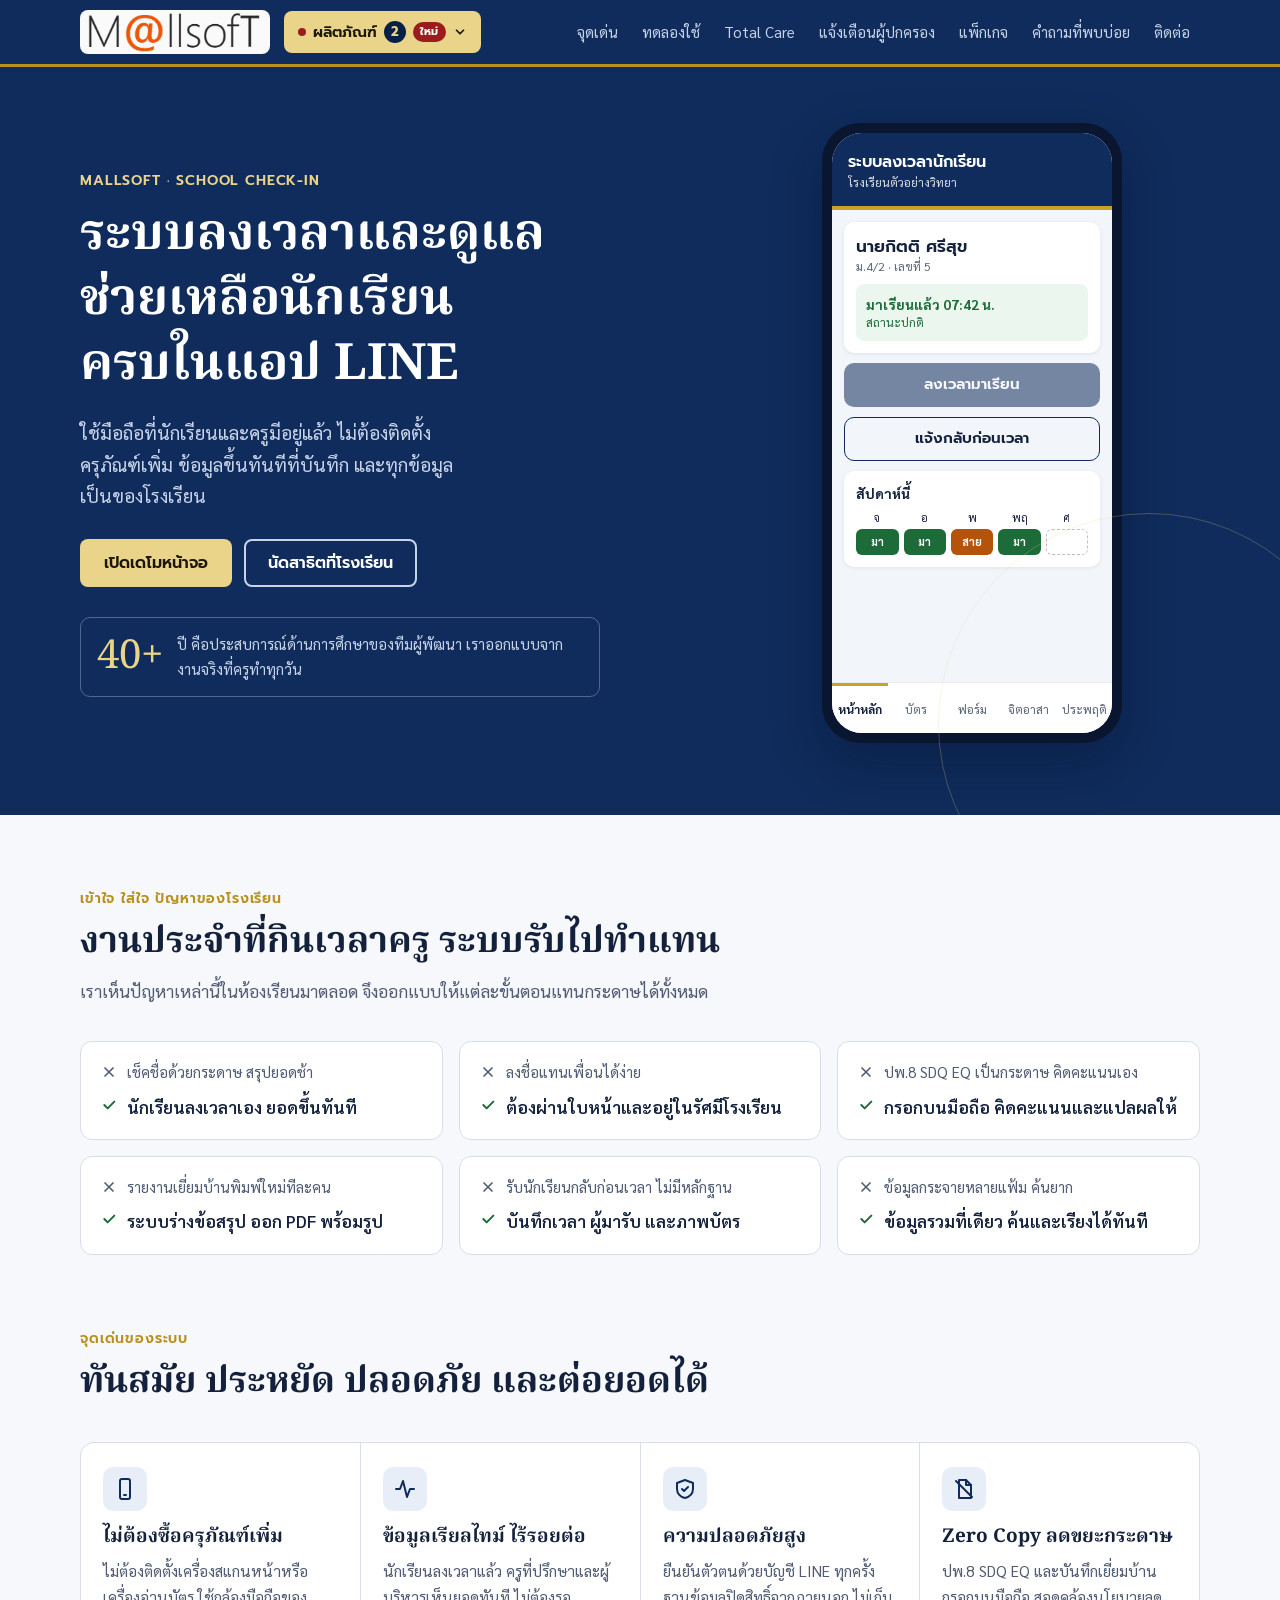
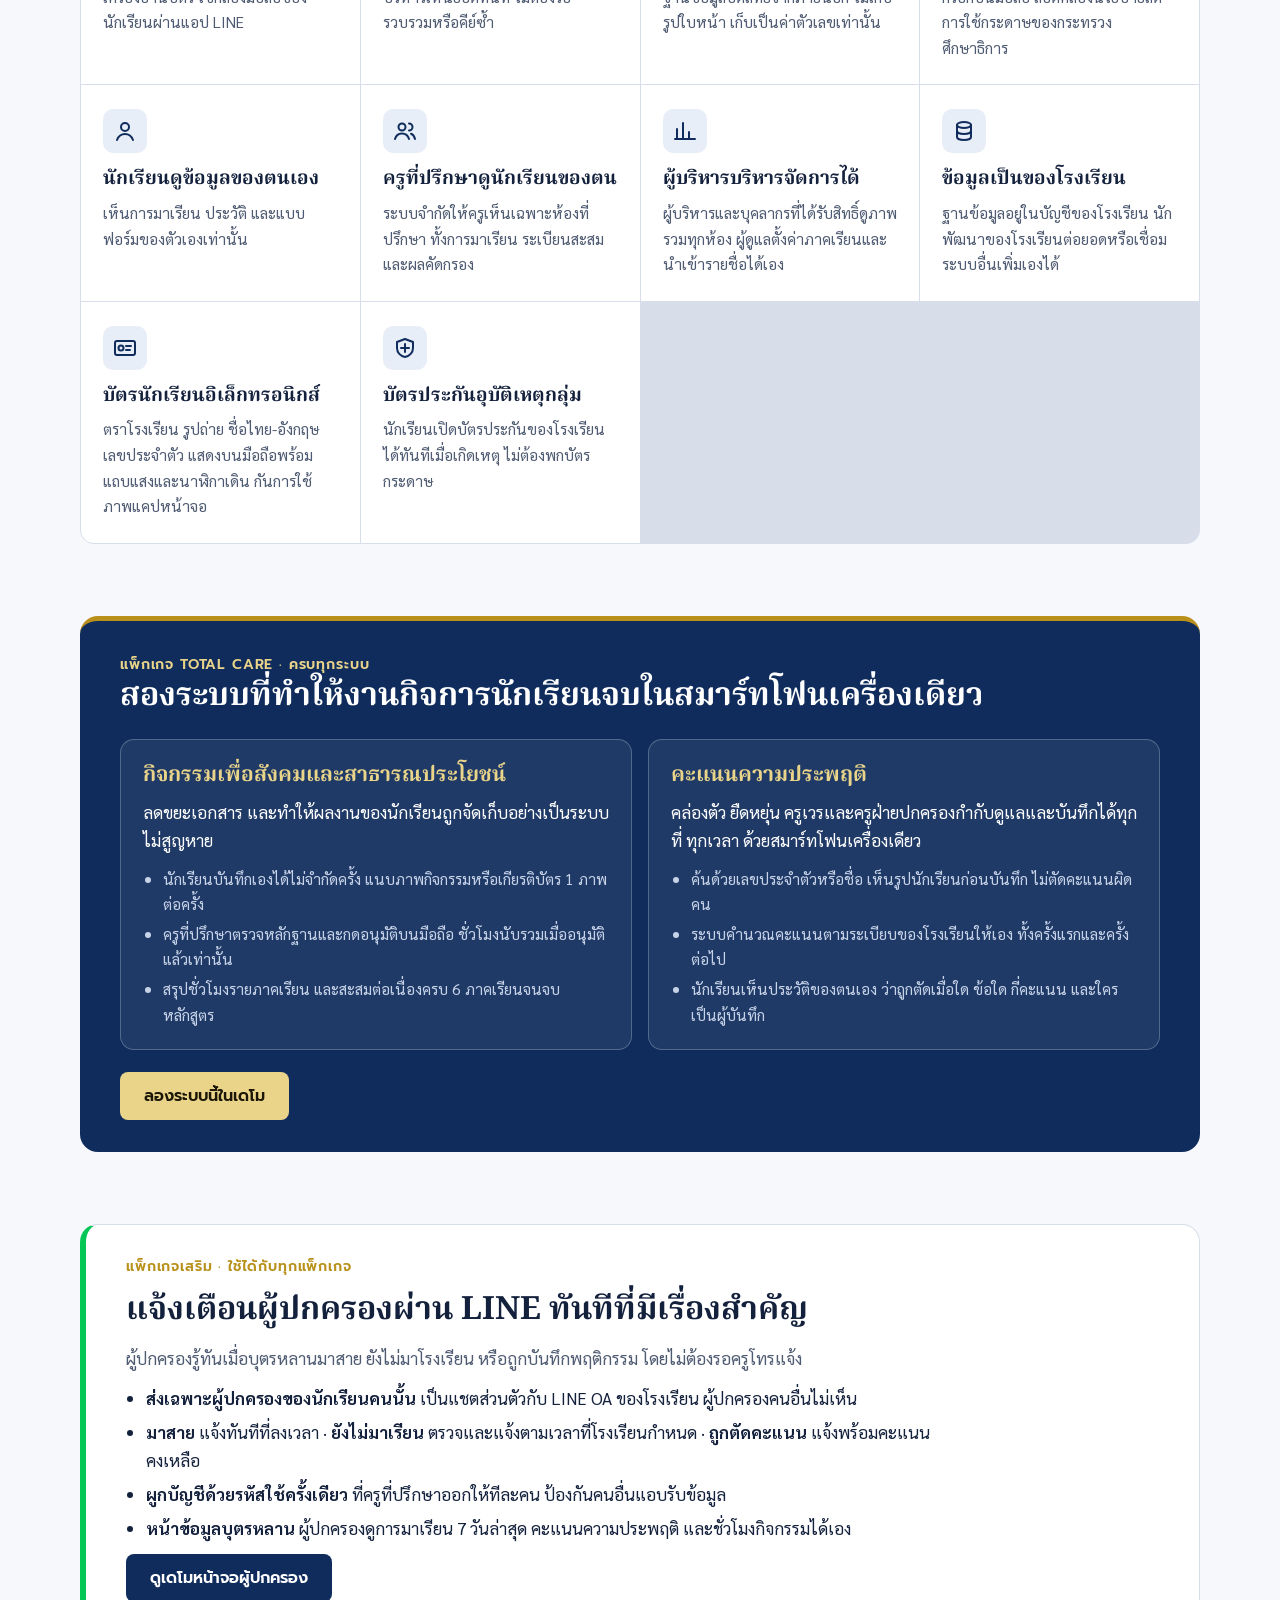
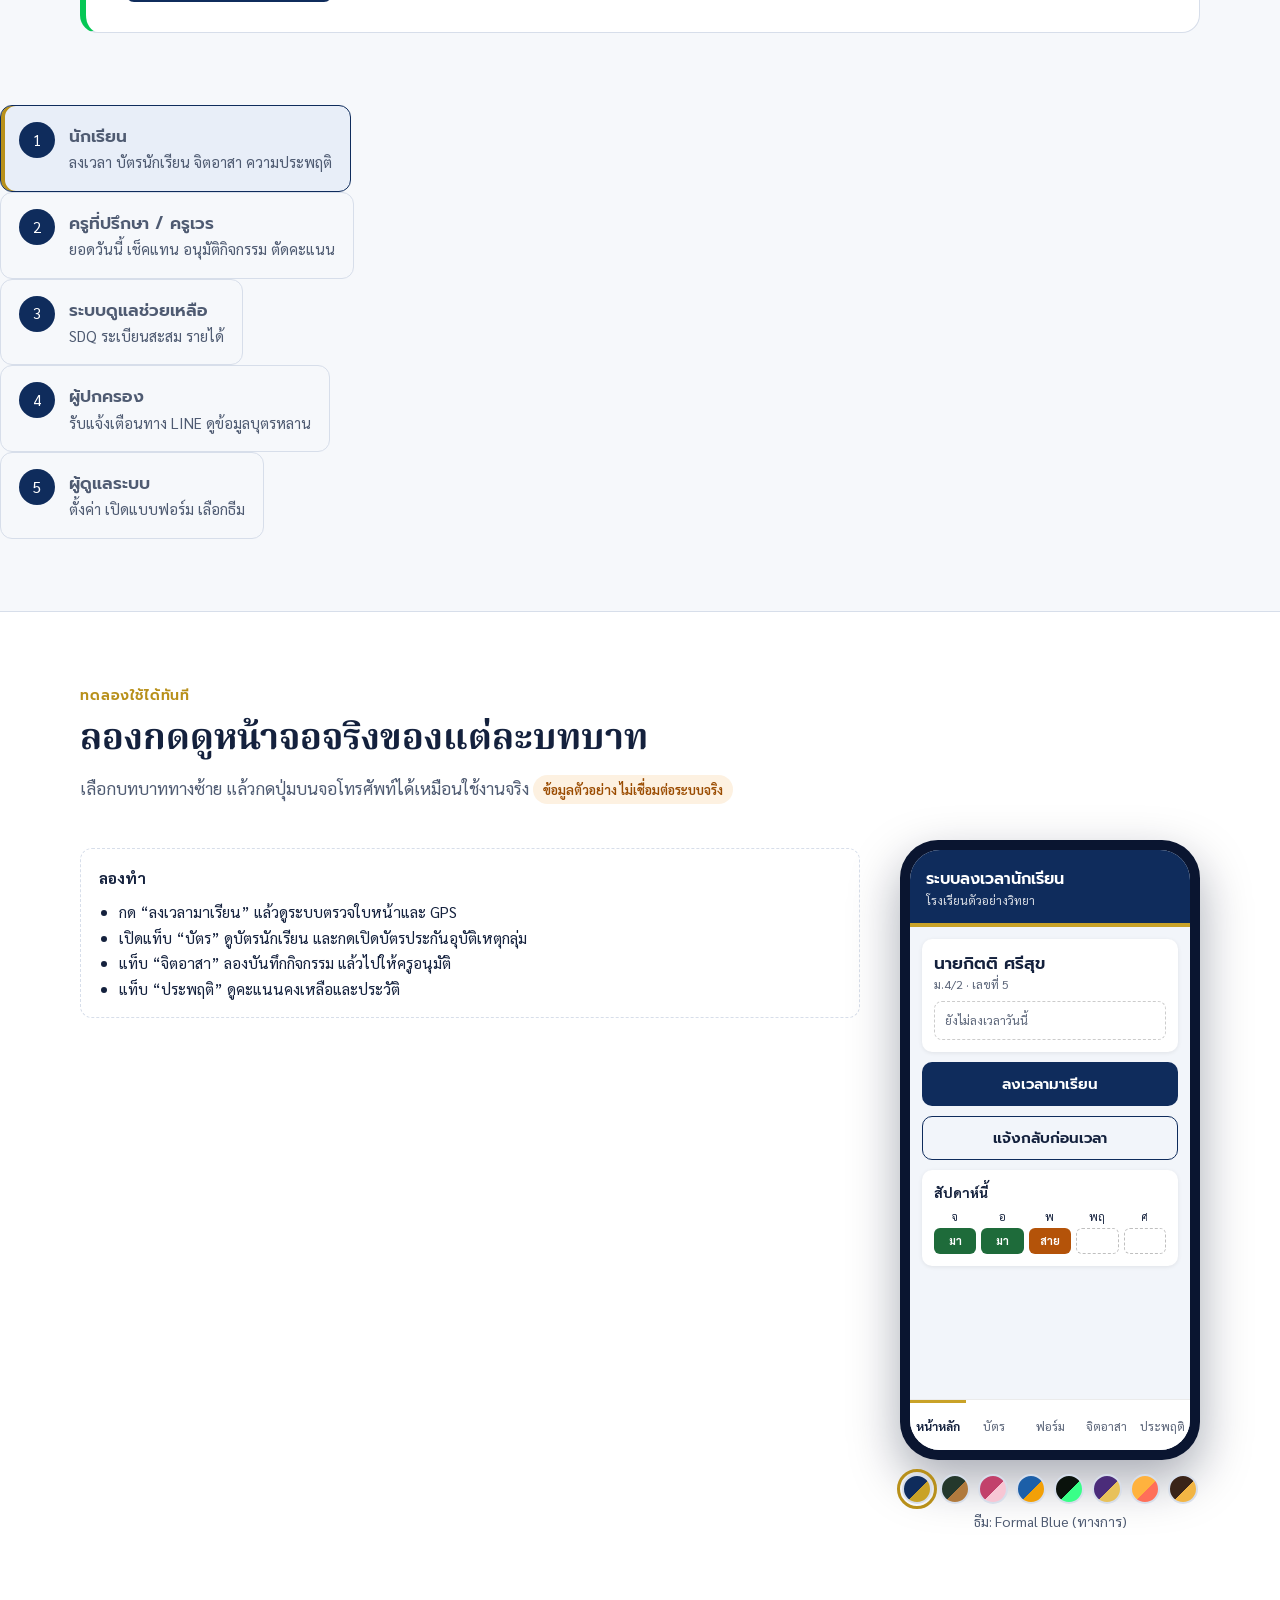
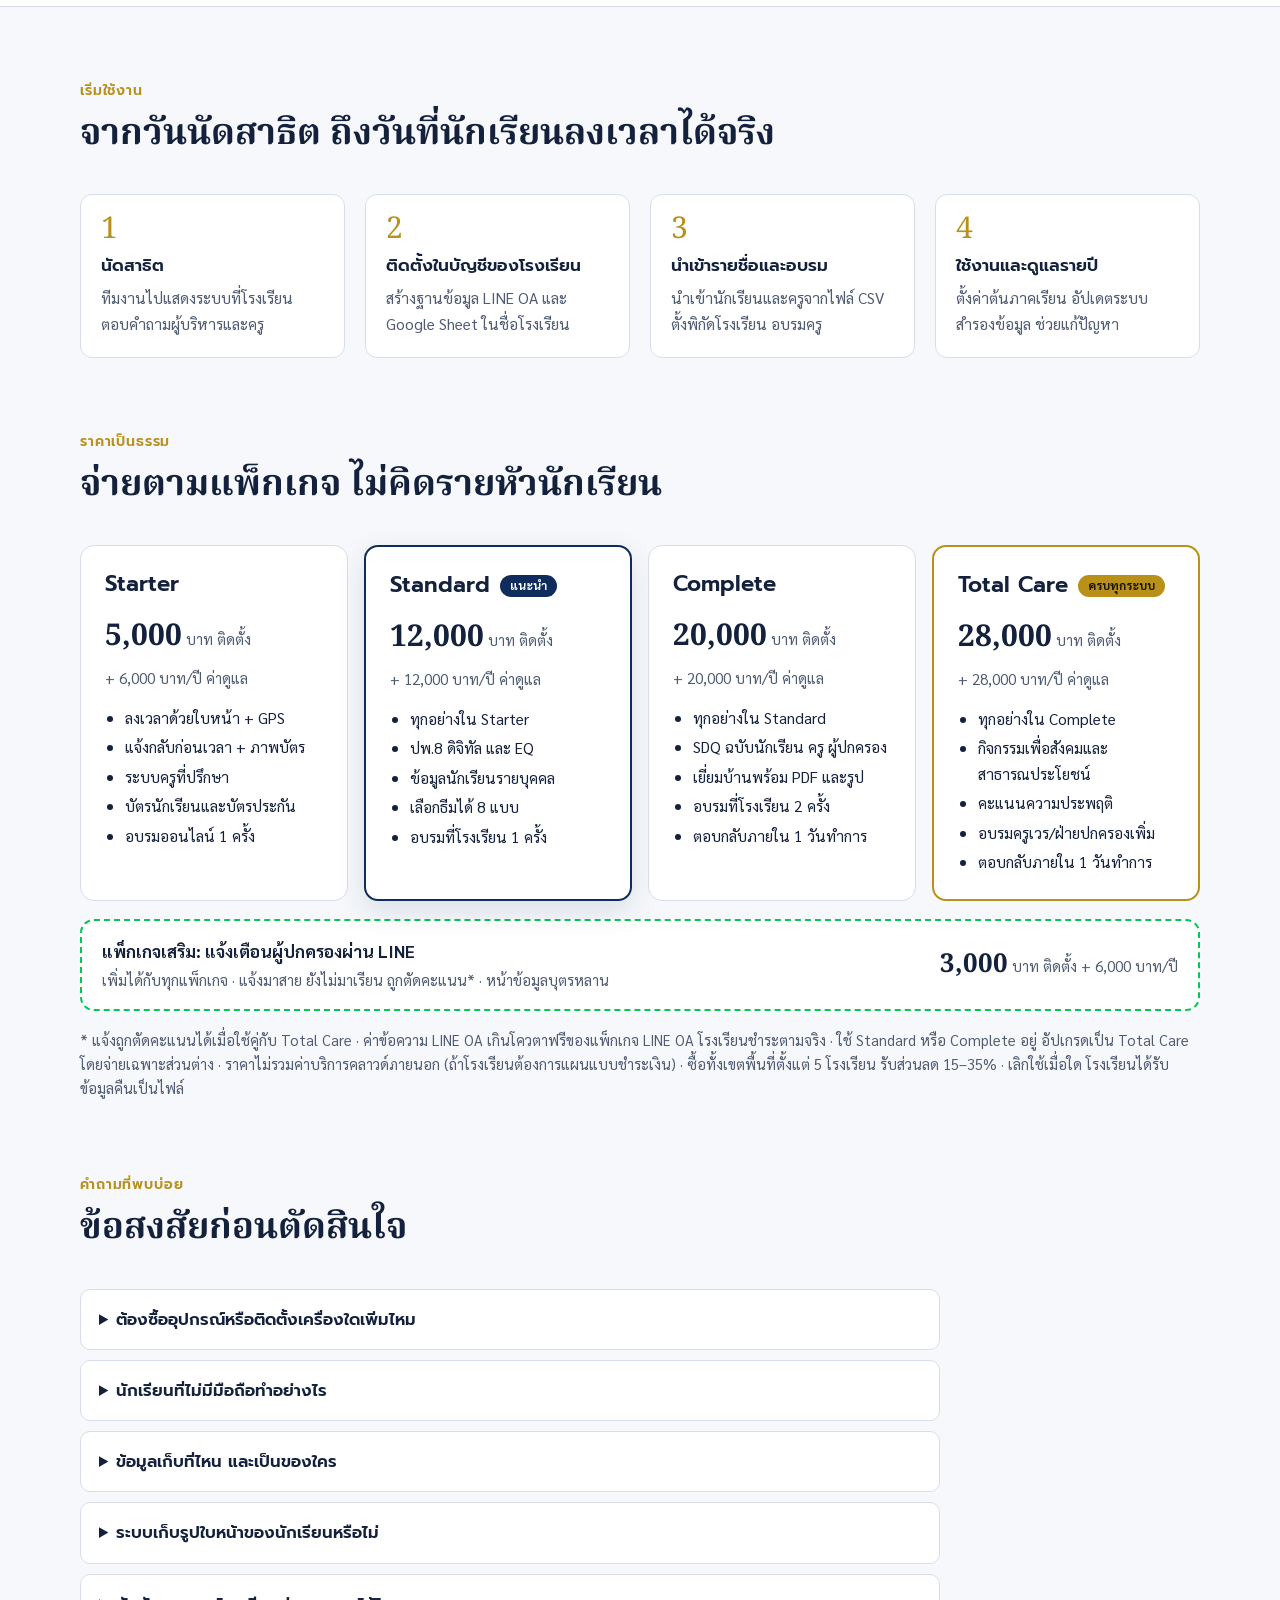
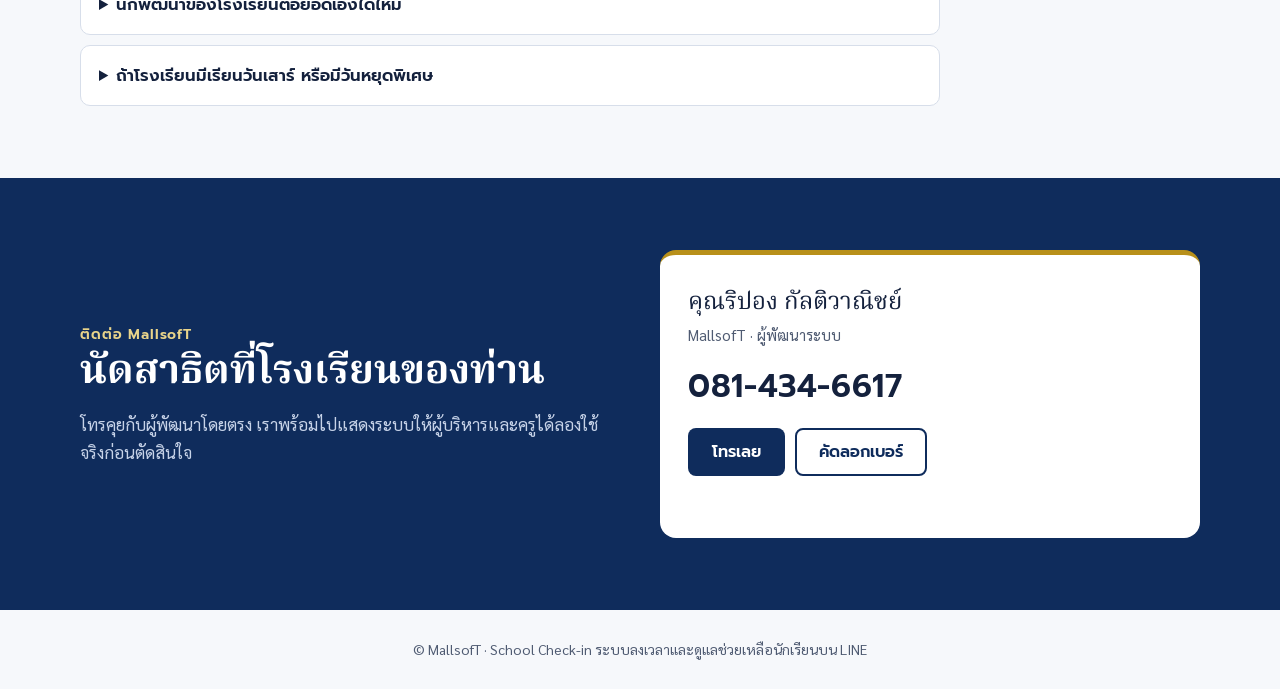
<file: index.html>
<!doctype html><html><head><meta charset=utf8><meta name=viewport content="width=device-width,initial-scale=1,viewport-fit=cover"><style>:root{color-scheme:light;box-sizing:border-box;padding-top:env(safe-area-inset-top,0px);padding-bottom:env(safe-area-inset-bottom,0px)}html{scroll-padding-top:env(safe-area-inset-top,0px)}body{margin:0;padding:0;font:14px -apple-system,BlinkMacSystemFont,sans-serif;background:#fff;color:#000}img{max-width:100%}[hidden]:not([hidden=until-found i]){display:none!important}</style></head><body>
<title>MallsofT School Check-in</title>
<link rel="preconnect" href="https://fonts.googleapis.com">
<link rel="stylesheet" href="https://fonts.googleapis.com/css2?family=Noto+Serif+Thai:wght@600;700&family=Sarabun:wght@400;500;600;700&family=Prompt:wght@500;600&family=Itim&family=Mali:wght@500;600&family=Chakra+Petch:wght@500;600&display=swap">
<style>
/* Layout: formal school-document feel. Navy band header, paper sections, one live phone demo as the centrepiece. */
:root{
  --navy:#0F2C5C; --navy-ink:#0A2147; --gold:#B8901A; --gold-soft:#E9D48A;
  --paper:#F6F8FB; --surface:#FFFFFF; --ink:#14213D; --muted:#4F5B72; --line:#D7DEEA;
  --tint:#E8EEF8; --ok:#1E6B3A; --ok-bg:#E7F5EC; --warn:#9A4B00; --warn-bg:#FDF1E1; --bad:#9B1C1C; --bad-bg:#FBEAEA;
  --on-navy:#FFFFFF; --on-navy-muted:#C7D3E8;
  --f-display:'Noto Serif Thai', 'Sarabun', Georgia, serif;
  --f-body:'Sarabun', 'Leelawadee UI', Tahoma, sans-serif;
  --f-ui:'Prompt', 'Sarabun', sans-serif;
}
@media (prefers-color-scheme: dark){:root:not([data-theme="light"]){
  --navy:#16376F; --navy-ink:#0B1B38; --gold:#E2BF55; --gold-soft:#E9D48A;
  --paper:#0C1424; --surface:#121D33; --ink:#E6ECF7; --muted:#A9B5CC; --line:#26344F;
  --tint:#18264A; --ok:#7FD39E; --ok-bg:#12301F; --warn:#F2B66B; --warn-bg:#3A2610; --bad:#F29C9C; --bad-bg:#3A1414;
  --on-navy:#FFFFFF; --on-navy-muted:#C7D3E8; color-scheme:dark}}
:root[data-theme="dark"]{
  --navy:#16376F; --navy-ink:#0B1B38; --gold:#E2BF55; --gold-soft:#E9D48A;
  --paper:#0C1424; --surface:#121D33; --ink:#E6ECF7; --muted:#A9B5CC; --line:#26344F;
  --tint:#18264A; --ok:#7FD39E; --ok-bg:#12301F; --warn:#F2B66B; --warn-bg:#3A2610; --bad:#F29C9C; --bad-bg:#3A1414;
  --on-navy:#FFFFFF; --on-navy-muted:#C7D3E8; color-scheme:dark}

*{box-sizing:border-box}
html{scroll-behavior:smooth}
@media (prefers-reduced-motion: reduce){html{scroll-behavior:auto}*{transition:none!important;animation:none!important}}
body{background:var(--paper);color:var(--ink);font-family:var(--f-body);font-size:17px;line-height:1.65}
a{color:inherit}
h1,h2,h3{font-family:var(--f-display);line-height:1.3;text-wrap:balance;margin:0}
p{margin:0}
:focus-visible{outline:3px solid var(--gold);outline-offset:2px}
.wrap{max-width:1160px;margin:0 auto;padding-inline:20px}
.eyebrow{font-family:var(--f-ui);font-size:14px;font-weight:600;letter-spacing:.06em;color:var(--gold)}
section{padding-block:72px}
.sec-head{display:flex;flex-direction:column;gap:10px;max-width:720px;margin-bottom:36px}
.sec-head h2{font-size:clamp(26px,3.4vw,36px)}
.sec-head p{color:var(--muted)}

/* nav */
.nav{position:sticky;top:env(safe-area-inset-top,0px);z-index:20;background:var(--navy);color:var(--on-navy);border-bottom:3px solid var(--gold)}
.nav .wrap{display:flex;align-items:center;gap:20px;min-height:64px;flex-wrap:wrap;padding-block:8px}
.brand{display:flex;align-items:center;gap:10px;text-decoration:none;font-family:var(--f-ui);font-weight:600;font-size:20px;letter-spacing:.01em}
.brand b{color:var(--gold-soft);font-weight:600}
.brand-logo{display:block;height:44px;width:auto;background:#FAFAFA;border-radius:8px;padding:2px 8px}
@media (max-width:560px){.brand-logo{height:38px}}
.nav nav{display:flex;gap:4px;flex-wrap:wrap;margin-left:auto}
.nav nav a{white-space:nowrap;text-decoration:none;font-size:15px;padding:8px 12px;border-radius:6px;color:var(--on-navy-muted)}
.nav nav a:hover{color:var(--on-navy);background:rgba(255,255,255,.08)}
.btn{display:inline-flex;align-items:center;justify-content:center;gap:8px;min-height:48px;padding:0 22px;border-radius:8px;font-family:var(--f-ui);font-size:16px;font-weight:600;text-decoration:none;cursor:pointer;border:2px solid transparent}
.btn-gold{background:var(--gold-soft);color:#1B1606}
.btn-gold:hover{background:#F2DF9C}
.btn-ghost{border-color:var(--on-navy-muted);color:var(--on-navy)}
.btn-navy{background:var(--navy);color:var(--on-navy)}
.btn-line{border-color:var(--navy);color:var(--navy);background:transparent}
:root[data-theme="dark"] .btn-line{border-color:var(--ink);color:var(--ink)}
@media (prefers-color-scheme: dark){:root:not([data-theme="light"]) .btn-line{border-color:var(--ink);color:var(--ink)}}

/* hero */
.hero{background:var(--navy);color:var(--on-navy);padding-block:56px 72px;position:relative;overflow:hidden}
.hero::after{content:"";position:absolute;inset:auto -80px -120px auto;width:420px;height:420px;border-radius:50%;border:1px solid rgba(233,212,138,.25);pointer-events:none}
.hero .wrap{display:grid;grid-template-columns:minmax(0,1.15fr) minmax(0,.85fr);gap:48px;align-items:center}
.hero h1{font-size:clamp(30px,4.4vw,50px);margin-top:12px}
.hero .lead{margin-top:18px;font-size:19px;color:var(--on-navy-muted);max-width:40ch}
.hero .ctas{display:flex;gap:12px;flex-wrap:wrap;margin-top:28px}
.hero .eyebrow{color:var(--gold-soft)}
.trust{margin-top:30px;display:flex;gap:14px;align-items:center;padding:14px 16px;border:1px solid rgba(199,211,232,.35);border-radius:10px;max-width:520px}
.trust .yrs{font-family:var(--f-display);font-size:40px;line-height:1;color:var(--gold-soft)}
.trust span{font-size:15px;color:var(--on-navy-muted)}
.hero-phone{display:flex;justify-content:center}

/* problem/solution */
.pairs{display:grid;grid-template-columns:repeat(auto-fit,minmax(min(100%,320px),1fr));gap:16px}
.pair{background:var(--surface);border:1px solid var(--line);border-radius:12px;padding:18px 20px;display:flex;flex-direction:column;gap:8px}
.pair .old{display:flex;gap:10px;color:var(--muted);font-size:15px}
.pair .new{display:flex;gap:10px;font-weight:600}
.pair svg{flex:none;margin-top:4px}

/* features */
.feat-grid{display:grid;grid-template-columns:repeat(auto-fit,minmax(min(100%,250px),1fr));gap:1px;background:var(--line);border:1px solid var(--line);border-radius:14px;overflow:hidden}
.feat{background:var(--surface);padding:24px 22px;display:flex;flex-direction:column;gap:8px;min-width:0}
.feat .ic{width:44px;height:44px;border-radius:10px;background:var(--tint);display:flex;align-items:center;justify-content:center;color:var(--navy)}
:root[data-theme="dark"] .feat .ic{color:var(--gold)}
@media (prefers-color-scheme: dark){:root:not([data-theme="light"]) .feat .ic{color:var(--gold)}}
.feat h3{font-size:19px;margin-top:6px}
.feat p{color:var(--muted);font-size:15.5px}

/* roles table */
.tbl-box{overflow-x:auto;border:1px solid var(--line);border-radius:12px;background:var(--surface)}
table{border-collapse:collapse;width:100%;min-width:640px;font-size:15.5px}
th,td{padding:12px 16px;text-align:left;border-bottom:1px solid var(--line);vertical-align:top}
thead th{background:var(--tint);font-family:var(--f-ui);font-weight:600;font-size:15px}
tbody th{font-weight:600;white-space:nowrap}
tr:last-child td,tr:last-child th{border-bottom:0}
.yes{color:var(--ok);font-weight:700}.lim{color:var(--muted)}

/* demo */
#demo{background:var(--surface);border-block:1px solid var(--line)}
.demo{display:grid;grid-template-columns:minmax(0,1fr) auto;gap:40px;align-items:start}
.roles{display:flex;flex-direction:column;gap:10px}
.role-btn{all:unset;box-sizing:border-box;cursor:pointer;display:flex;gap:14px;align-items:flex-start;padding:16px 18px;border:1px solid var(--line);border-radius:12px;background:var(--paper)}
.role-btn:focus-visible{outline:3px solid var(--gold);outline-offset:2px}
.role-btn[aria-pressed="true"]{border-color:var(--navy);box-shadow:inset 4px 0 0 var(--gold);background:var(--tint)}
.role-btn b{font-family:var(--f-ui);font-size:17px;font-weight:600;display:block}
.role-btn span{font-size:15px;color:var(--muted)}
.role-btn .rn{flex:none;width:36px;height:36px;border-radius:50%;background:var(--navy);color:var(--on-navy);display:flex;align-items:center;justify-content:center}
.role-notes{margin-top:8px;padding:16px 18px;border-radius:12px;border:1px dashed var(--line);font-size:15.5px}
.role-notes ul{margin:8px 0 0;padding-left:20px}
.demo-tag{display:inline-block;font-size:13px;font-weight:600;padding:4px 10px;border-radius:999px;background:var(--warn-bg);color:var(--warn)}
.theme-row{display:flex;flex-wrap:wrap;gap:8px;justify-content:center;max-width:320px;margin-top:14px}
.sw{all:unset;cursor:pointer;width:30px;height:30px;border-radius:50%;border:2px solid var(--line);box-sizing:border-box}
.sw[aria-pressed="true"]{outline:3px solid var(--gold);outline-offset:2px}
.sw:focus-visible{outline:3px solid var(--gold);outline-offset:2px}
.theme-name{text-align:center;font-size:14px;color:var(--muted);margin-top:6px}

/* phone (app colours come from --p-* set by the chosen app theme) */
.phone{width:300px;height:620px;border-radius:38px;padding:10px;background:#0A1530;box-shadow:0 20px 50px rgba(5,15,40,.35);flex:none}
.screen{position:relative;height:100%;border-radius:30px;overflow:hidden;display:flex;flex-direction:column;background:var(--p-bg);color:var(--p-text);font-family:var(--p-font);font-size:14px;line-height:1.45}
.p-head{background:var(--p-head);color:var(--p-head-text);padding:18px 16px 14px;border-bottom:4px solid var(--p-line)}
.p-head .t{font-family:var(--p-font-head);font-size:16px;font-weight:600}
.p-head .s{font-size:12px;opacity:.85}
.p-body{flex:1;overflow-y:auto;padding:12px;display:flex;flex-direction:column;gap:10px}
.p-card{background:var(--p-card);border-radius:var(--p-radius);padding:12px;box-shadow:0 1px 4px rgba(0,0,0,.08)}
.p-btn{all:unset;box-sizing:border-box;cursor:pointer;width:100%;min-height:44px;border-radius:var(--p-radius);background:var(--p-btn);color:var(--p-btn-text);font-family:var(--p-font-head);font-weight:600;font-size:15px;display:flex;align-items:center;justify-content:center;gap:8px;text-align:center}
.p-btn.sec{background:transparent;border:1.5px solid var(--p-btn);color:var(--p-text)}
.p-btn:focus-visible{outline:3px solid var(--p-line);outline-offset:2px}
.p-btn.sm{width:auto;min-height:32px;padding:0 10px;font-size:12px}
.p-muted{color:var(--p-muted);font-size:12px}
.p-ok{background:var(--p-ok-bg);color:var(--p-ok);border-radius:8px;padding:10px;font-weight:700}
.p-tabs{display:flex;background:var(--p-card);border-top:1px solid rgba(0,0,0,.08)}
.p-tabs button{all:unset;box-sizing:border-box;cursor:pointer;flex:1;min-height:50px;text-align:center;font-size:12px;color:var(--p-muted);border-top:3px solid transparent}
.p-tabs button[aria-pressed="true"]{color:var(--p-text);font-weight:700;border-top-color:var(--p-line)}
.p-tabs button:focus-visible{outline:2px solid var(--p-line);outline-offset:-4px}
.p-chips{display:flex;gap:6px;flex-wrap:wrap}
.p-chip{all:unset;cursor:pointer;font-size:12px;padding:5px 10px;border-radius:999px;background:var(--p-card);border:1px solid rgba(0,0,0,.12)}
.p-chip[aria-pressed="true"]{background:var(--p-btn);color:var(--p-btn-text);border-color:transparent;font-weight:700}
.p-row{display:flex;justify-content:space-between;align-items:center;gap:8px;padding:8px 0;border-bottom:1px solid rgba(0,0,0,.08)}
.p-row:last-child{border-bottom:0}
.pill{font-size:11px;font-weight:700;padding:2px 8px;border-radius:6px;white-space:nowrap}
.pill.ok{background:#E3F4E8;color:#1E6B3A}.pill.late{background:#FDF0DC;color:#8A4B00}.pill.no{background:#FBE6E6;color:#9B1C1C}.pill.tc{background:#E3EAF6;color:#0F2C5C}
.week{display:grid;grid-template-columns:repeat(5,minmax(0,1fr));gap:5px;text-align:center;font-size:11px}
.week div div{margin-top:3px;height:26px;border-radius:6px;display:flex;align-items:center;justify-content:center;font-weight:700;color:#fff}
.oval{width:150px;height:190px;border-radius:50%;border:4px solid var(--p-line);margin:10px auto;display:flex;align-items:center;justify-content:center;position:relative;overflow:hidden;background:rgba(0,0,0,.25)}
.oval::after{content:"";position:absolute;left:0;right:0;height:3px;background:var(--p-line);top:10%;animation:scan 1.4s ease-in-out infinite alternate}
@keyframes scan{to{top:88%}}
.steps{display:flex;flex-direction:column;gap:6px;font-size:13px}
.steps .d{opacity:.45}.steps .d.on{opacity:1;font-weight:700}
.p-field{display:flex;flex-direction:column;gap:4px;font-size:12px}
.p-field input,.p-field select,.p-field textarea{font:inherit;font-size:14px;padding:8px;border-radius:8px;border:1px solid rgba(0,0,0,.2);background:var(--p-card);color:var(--p-text)}
.likert{display:grid;grid-template-columns:repeat(3,minmax(0,1fr));gap:6px}
.likert button{all:unset;box-sizing:border-box;cursor:pointer;text-align:center;padding:10px 4px;border-radius:8px;border:1px solid rgba(0,0,0,.15);font-size:12px;background:var(--p-card)}
.likert button[aria-pressed="true"]{background:var(--p-btn);color:var(--p-btn-text);border-color:transparent;font-weight:700}
.stat3{display:grid;grid-template-columns:repeat(3,minmax(0,1fr));gap:6px;text-align:center}
.stat3 div{background:var(--p-card);border-radius:8px;padding:6px 0}
.stat3 b{display:block;font-family:var(--p-font-head);font-size:22px}
.toast{position:absolute;left:12px;right:12px;bottom:64px;background:#14213D;color:#fff;border-radius:10px;padding:10px 12px;font-size:13px;text-align:center}
.toggle{all:unset;cursor:pointer;width:42px;height:24px;border-radius:12px;background:#C3CBD8;position:relative}
.toggle::after{content:"";position:absolute;top:3px;left:3px;width:18px;height:18px;border-radius:50%;background:#fff;transition:left .15s}
.toggle[aria-pressed="true"]{background:#1E6B3A}.toggle[aria-pressed="true"]::after{left:21px}
.toggle:focus-visible{outline:2px solid var(--p-line);outline-offset:2px}
.tswatch{display:grid;grid-template-columns:repeat(4,minmax(0,1fr));gap:6px}
.tswatch button{all:unset;cursor:pointer;height:34px;border-radius:6px;border:2px solid transparent}
.tswatch button[aria-pressed="true"]{border-color:var(--p-text)}
.tswatch button:focus-visible{outline:2px solid var(--p-line);outline-offset:2px}

/* steps */
.howto{display:grid;grid-template-columns:repeat(auto-fit,minmax(min(100%,230px),1fr));gap:20px;counter-reset:s}
.howto li{list-style:none;background:var(--surface);border:1px solid var(--line);border-radius:12px;padding:20px;display:flex;flex-direction:column;gap:6px}
.howto li::before{counter-increment:s;content:counter(s);font-family:var(--f-display);font-size:30px;color:var(--gold);line-height:1}
.howto ol{padding:0;margin:0}
.howto b{font-family:var(--f-ui);font-size:17px;font-weight:600}
.howto span{color:var(--muted);font-size:15.5px}

/* pricing */
.plans{display:grid;grid-template-columns:repeat(auto-fit,minmax(min(100%,240px),1fr));gap:16px;align-items:stretch}
.plan{background:var(--surface);border:1px solid var(--line);border-radius:14px;padding:24px;display:flex;flex-direction:column;gap:14px}
.plan.rec{border:2px solid var(--navy);box-shadow:0 10px 30px rgba(15,44,92,.12)}
:root[data-theme="dark"] .plan.rec{border-color:var(--gold)}
@media (prefers-color-scheme: dark){:root:not([data-theme="light"]) .plan.rec{border-color:var(--gold)}}
.plan h3{font-family:var(--f-ui);font-size:22px;font-weight:600;display:flex;gap:10px;align-items:center;flex-wrap:wrap}
.plan .tag{font-family:var(--f-body);font-size:12px;font-weight:700;background:var(--navy);color:var(--on-navy);border-radius:999px;padding:3px 10px}
.price{font-variant-numeric:tabular-nums}
.price b{font-family:var(--f-display);font-size:30px}
.price span{color:var(--muted);font-size:15px}
.plan ul{margin:0;padding-left:20px;display:flex;flex-direction:column;gap:4px;font-size:15.5px}
.note{font-size:14.5px;color:var(--muted);margin-top:18px}

/* total care */
.tc{background:var(--navy);color:var(--on-navy);border-radius:18px;padding:32px clamp(18px,4vw,40px);display:flex;flex-direction:column;gap:22px;border-top:5px solid var(--gold)}
.tc h2{font-size:clamp(24px,3vw,32px)}
.tc-grid{display:grid;grid-template-columns:repeat(auto-fit,minmax(min(100%,300px),1fr));gap:16px}
.tc-card{background:rgba(255,255,255,.07);border:1px solid rgba(199,211,232,.3);border-radius:14px;padding:22px;display:flex;flex-direction:column;gap:8px;min-width:0}
.tc-card h3{font-size:21px;color:var(--gold-soft)}
.tc-card p{color:var(--on-navy)}
.tc-card ul{margin:4px 0 0;padding-left:20px;color:var(--on-navy-muted);font-size:15.5px;display:flex;flex-direction:column;gap:4px}
.plan.tcp{border:2px solid var(--gold)}
.plan .tag.gold{background:var(--gold);color:#1B1606}

/* notify */
.nf{background:var(--surface);border:1px solid var(--line);border-radius:18px;padding:30px clamp(18px,4vw,40px);border-left:6px solid #06C755}
.nf-text{display:flex;flex-direction:column;gap:12px;max-width:820px}
.nf h2{font-size:clamp(24px,3vw,32px)}
.nf p{color:var(--muted)}
.nf-list{margin:0;padding-left:20px;display:flex;flex-direction:column;gap:6px}
.addon-box{margin-top:18px;display:flex;flex-wrap:wrap;gap:12px;justify-content:space-between;align-items:center;background:var(--surface);border:2px dashed #06C755;border-radius:14px;padding:16px 20px}
.addon-box span{color:var(--muted);font-size:15px}
.addon-box .price b{font-size:26px}
/* LINE-style chat in demo */
.chat{flex:1;overflow-y:auto;background:#C9D6E8;padding:10px;display:flex;flex-direction:column;gap:8px}
.msg{display:flex;gap:6px;align-items:flex-start}
.msg .av{flex:none;width:28px;height:28px;border-radius:50%;background:#0F2C5C;color:#fff;font-size:10px;display:flex;align-items:center;justify-content:center;font-weight:700}
.msg .bub{background:#fff;color:#14213D;border-radius:4px 14px 14px 14px;padding:8px 10px;font-size:12.5px;line-height:1.45;white-space:pre-line;max-width:86%}
.msg .tm{font-size:10px;color:#4A5A78;align-self:flex-end}
.sim{display:flex;gap:6px;padding:8px;background:#fff;flex-wrap:wrap}
.sim button{all:unset;cursor:pointer;flex:1;text-align:center;font-size:11.5px;padding:7px 4px;border-radius:8px;background:#EEF2F8;color:#14213D;border:1px solid #D7DEEA}
.sim button:focus-visible{outline:2px solid #0F2C5C}

/* faq */
.faq{display:flex;flex-direction:column;gap:10px;max-width:860px}
details{background:var(--surface);border:1px solid var(--line);border-radius:10px;padding:0 18px}
summary{cursor:pointer;padding:16px 0;font-weight:600;font-family:var(--f-ui);font-size:16.5px}
details p{padding-bottom:16px;color:var(--muted)}

/* contact */
.contact{background:var(--navy);color:var(--on-navy)}
.contact .wrap{display:grid;grid-template-columns:minmax(0,1fr) minmax(0,1fr);gap:40px;align-items:center}
.contact h2{font-size:clamp(28px,3.6vw,40px)}
.contact p{color:var(--on-navy-muted);margin-top:12px}
.card-contact{background:var(--surface);color:var(--ink);border-radius:16px;padding:28px;display:flex;flex-direction:column;gap:14px;border-top:5px solid var(--gold)}
.card-contact .who{font-family:var(--f-display);font-size:24px}
.card-contact .role{color:var(--muted);font-size:15px}
.tel{font-family:var(--f-ui);font-size:32px;font-weight:600;letter-spacing:.02em;font-variant-numeric:tabular-nums;user-select:all}
.copy-msg{font-size:14px;color:var(--ok);min-height:20px}
footer{padding-block:28px;color:var(--muted);font-size:14px;text-align:center}

@media (max-width:900px){
  .hero .wrap,.demo,.contact .wrap{grid-template-columns:minmax(0,1fr)}
  .demo-phone{justify-self:center}
  section{padding-block:52px}
}
@media (max-width:560px){
  .nav nav{width:100%;margin-left:0;overflow-x:auto;flex-wrap:nowrap}
  .hero-phone .phone{transform:scale(.92);transform-origin:top center}
}
</style>
<style>
/* ===== Teacher Check-in product (added) — reuses the site's navy/gold tokens ===== */
.nav nav a.nav-new{background:var(--gold-soft);color:#1B1606;font-weight:600;display:inline-flex;align-items:center;gap:6px}
.nav nav a.nav-new:hover{background:#F2DF9C;color:#1B1606}
.nav nav a.nav-new i{font-style:normal;font-size:11px;font-weight:700;background:#9B1C1C;color:#fff;border-radius:999px;padding:1px 7px;letter-spacing:.04em}
.nav nav a.nav-new .dot{width:8px;height:8px;border-radius:50%;background:#9B1C1C;box-shadow:0 0 0 0 rgba(155,28,28,.6);animation:tcpulse 1.8s infinite}
@keyframes tcpulse{70%{box-shadow:0 0 0 8px rgba(155,28,28,0)}100%{box-shadow:0 0 0 0 rgba(155,28,28,0)}}
.nav nav a.on-page{color:var(--on-navy);background:rgba(255,255,255,.12)}
/* product dropdown (gold) */
.prod-dd{position:relative}
.nav .wrap{gap:14px}
.nav nav a{padding:8px 10px}
@media (max-width:1180px){.nav nav a{font-size:14.5px;padding:8px 8px}}
.prod-btn{all:unset;box-sizing:border-box;cursor:pointer;display:inline-flex;align-items:center;gap:7px;min-height:42px;padding:0 14px;border-radius:8px;background:var(--gold-soft);color:#1B1606;font-family:var(--f-ui);font-size:15px;font-weight:600;white-space:nowrap}
.prod-btn:hover{background:#F2DF9C}
.prod-btn:focus-visible{outline:3px solid #fff;outline-offset:2px}
.prod-btn .cnt{display:inline-flex;align-items:center;justify-content:center;min-width:22px;height:22px;border-radius:999px;background:var(--navy-ink);color:var(--gold-soft);font-size:13px}
.prod-btn i{font-style:normal;font-size:11px;font-weight:700;background:#9B1C1C;color:#fff;border-radius:999px;padding:1px 7px;letter-spacing:.04em}
.prod-btn .dot{width:8px;height:8px;border-radius:50%;background:#9B1C1C;box-shadow:0 0 0 0 rgba(155,28,28,.6);animation:tcpulse 1.8s infinite}
.prod-btn svg{transition:transform .15s}
.prod-btn[aria-expanded="true"] svg{transform:rotate(180deg)}
.prod-menu{position:absolute;left:0;top:calc(100% + 8px);z-index:40;width:min(360px,calc(100vw - 32px));background:var(--surface);color:var(--ink);border:1px solid var(--line);border-top:4px solid var(--gold);border-radius:12px;box-shadow:0 18px 40px rgba(5,15,40,.3);padding:8px}
.prod-menu .pm-head{font-family:var(--f-ui);font-size:12.5px;font-weight:600;letter-spacing:.06em;color:var(--muted);padding:6px 10px 8px}
.prod-menu a{display:flex;gap:12px;align-items:flex-start;padding:10px;border-radius:10px;text-decoration:none;color:var(--ink)}
.prod-menu a:hover,.prod-menu a:focus-visible{background:var(--tint);outline:none}
.prod-menu a[aria-current="page"]{background:var(--tint);box-shadow:inset 3px 0 0 var(--gold)}
.prod-menu .pm-ic{flex:none;width:38px;height:38px;border-radius:9px;background:var(--navy);color:var(--gold-soft);display:flex;align-items:center;justify-content:center}
.prod-menu .pm-t{display:flex;flex-wrap:wrap;align-items:center;gap:6px;font-family:var(--f-ui);font-weight:600;font-size:15.5px}
.prod-menu .pm-t i{font-style:normal;font-family:var(--f-body);font-size:11px;font-weight:700;background:#9B1C1C;color:#fff;border-radius:999px;padding:1px 7px}
.prod-menu .pm-t em{font-style:normal;font-family:var(--f-body);font-size:11.5px;font-weight:600;color:var(--ok)}
.prod-menu .pm-d{display:block;font-size:13.5px;color:var(--muted);line-height:1.45;margin-top:2px}
.prod-menu .pm-foot{border-top:1px solid var(--line);margin-top:6px;padding:8px 10px 4px;font-size:13px;color:var(--muted)}
@media (max-width:560px){.prod-menu{width:calc(100vw - 40px)}}
.hero-ribbon{display:inline-flex;align-items:center;gap:10px;text-decoration:none;background:rgba(233,212,138,.14);border:1px solid rgba(233,212,138,.5);color:var(--on-navy);border-radius:999px;padding:6px 14px 6px 6px;font-size:15px;margin-bottom:16px;max-width:100%}
.hero-ribbon b{background:var(--gold-soft);color:#1B1606;border-radius:999px;padding:2px 10px;font-family:var(--f-ui);font-size:13px;flex:none}
.hero-ribbon span{min-width:0}
.hero-ribbon:hover{background:rgba(233,212,138,.24)}

/* promo band on home */
.t-promo{padding-block:0;margin-top:-36px;position:relative;z-index:2}
.t-promo-card{background:var(--surface);border:1px solid var(--line);border-top:5px solid var(--gold);border-radius:18px;box-shadow:0 18px 40px -22px rgba(10,33,71,.45);display:grid;grid-template-columns:minmax(0,1.1fr) minmax(0,.9fr);gap:32px;padding:30px clamp(18px,4vw,40px);align-items:center}
.t-promo-card h2{font-size:clamp(24px,3vw,34px)}
.t-promo-card p{color:var(--muted)}
.t-badge{display:inline-flex;gap:8px;align-items:center;font-family:var(--f-ui);font-size:13px;font-weight:600;letter-spacing:.04em;color:#9B1C1C}
.t-badge i{font-style:normal;background:#9B1C1C;color:#fff;border-radius:999px;padding:2px 10px}
:root[data-theme="dark"] .t-badge{color:var(--bad)}
@media (prefers-color-scheme: dark){:root:not([data-theme="light"]) .t-badge{color:var(--bad)}}
.t-ticks{list-style:none;margin:14px 0 0;padding:0;display:flex;flex-direction:column;gap:8px}
.t-ticks li{display:flex;gap:10px;align-items:flex-start}
.t-ticks li::before{content:"";flex:none;width:18px;height:18px;margin-top:5px;border-radius:50%;background:var(--ok-bg);border:2px solid var(--ok)}
.t-ctas{display:flex;gap:10px;flex-wrap:wrap;margin-top:20px}
@media (max-width:900px){.t-promo-card{grid-template-columns:minmax(0,1fr)}.t-promo{margin-top:-24px}}

/* time card */
.t-card{background:var(--surface);color:var(--ink);border:1px solid var(--line);border-radius:8px;padding:20px 20px 14px;position:relative;box-shadow:0 16px 36px -22px rgba(0,0,0,.45);transform:rotate(-1.1deg)}
.t-card::before{content:"";position:absolute;left:0;right:0;top:0;height:8px;border-radius:8px 8px 0 0;background:repeating-linear-gradient(90deg,var(--gold) 0 18px,transparent 18px 26px)}
.t-card-head{display:flex;justify-content:space-between;gap:8px;font-size:13px;color:var(--muted);border-bottom:1px dashed var(--line);padding:6px 0 8px}
.t-card-name{font-family:var(--f-display);font-size:19px;margin-top:10px}
.t-card-sub{font-size:13px;color:var(--muted)}
.t-row{display:grid;grid-template-columns:86px minmax(0,1fr) auto;gap:10px;align-items:center;padding:8px 0;border-bottom:1px solid var(--line);font-size:14px}
.t-row:last-child{border:0}
.t-row .tm{font-family:var(--f-ui);font-variant-numeric:tabular-nums}
.t-stamp{font-family:var(--f-ui);font-size:12.5px;font-weight:600;border:2px solid currentColor;border-radius:4px;padding:0 7px;transform:rotate(-4deg);white-space:nowrap}
.s-ok{color:var(--ok)}.s-late{color:var(--warn)}.s-duty{color:#1D5FD1}.s-leave{color:#7A3FD0}.s-bad{color:var(--bad)}
:root[data-theme="dark"] .s-duty{color:#8DB0FF} :root[data-theme="dark"] .s-leave{color:#C4A2FF}
@media (prefers-color-scheme: dark){:root:not([data-theme="light"]) .s-duty{color:#8DB0FF}:root:not([data-theme="light"]) .s-leave{color:#C4A2FF}}

/* pricing cross-sell */
.t-cross{margin-top:16px;display:flex;flex-wrap:wrap;gap:14px;justify-content:space-between;align-items:center;background:var(--tint);border:2px solid var(--navy);border-radius:14px;padding:18px 20px}
:root[data-theme="dark"] .t-cross{border-color:var(--gold)}
@media (prefers-color-scheme: dark){:root:not([data-theme="light"]) .t-cross{border-color:var(--gold)}}
.t-cross span{color:var(--muted);font-size:15px}

/* product view */
.t-hero{background:var(--navy);color:var(--on-navy);padding-block:40px 64px;position:relative;overflow:hidden}
.t-hero::after{content:"";position:absolute;inset:auto auto -140px -100px;width:420px;height:420px;border-radius:50%;border:1px solid rgba(233,212,138,.25);pointer-events:none}
.t-hero .wrap{display:grid;grid-template-columns:minmax(0,1.1fr) minmax(0,.9fr);gap:44px;align-items:center}
.t-hero h1{font-size:clamp(30px,4.4vw,50px);margin-top:12px}
.t-hero .lead{margin-top:16px;font-size:19px;color:var(--on-navy-muted);max-width:40ch}
.t-hero .eyebrow{color:var(--gold-soft)}
.t-back{display:inline-flex;gap:6px;align-items:center;color:var(--on-navy-muted);text-decoration:none;font-size:15px;margin-bottom:18px}
.t-back:hover{color:var(--on-navy)}
.t-facts{display:flex;gap:26px;flex-wrap:wrap;margin-top:26px}
.t-facts div{border-left:2px solid var(--gold-soft);padding-left:12px}
.t-facts b{display:block;font-family:var(--f-display);font-size:28px;line-height:1.1;color:var(--gold-soft)}
.t-facts span{font-size:14px;color:var(--on-navy-muted)}
.t-hero .t-card{background:#FFFFFF;color:#14213D;border-color:#D7DEEA}
.t-hero .t-card .t-card-head,.t-hero .t-card .t-card-sub{color:#4F5B72}
.t-hero .t-card .t-row{border-color:#D7DEEA}
.t-hero .t-card .s-ok{color:#1E6B3A}.t-hero .t-card .s-late{color:#9A4B00}.t-hero .t-card .s-duty{color:#1D5FD1}.t-hero .t-card .s-leave{color:#7A3FD0}
@media (max-width:900px){.t-hero .wrap{grid-template-columns:minmax(0,1fr)}}

.t-steps{display:grid;grid-template-columns:repeat(auto-fit,minmax(min(100%,250px),1fr));gap:18px}
.t-steps article{background:var(--surface);border:1px solid var(--line);border-radius:12px;padding:20px;display:flex;flex-direction:column;gap:6px}
.t-steps .when{font-family:var(--f-ui);font-size:14px;font-weight:600;color:var(--gold)}
.t-steps h3{font-size:20px}
.t-steps p{color:var(--muted);font-size:15.5px}

/* demo phone */
.t-demo{display:grid;grid-template-columns:auto minmax(0,1fr);gap:40px;align-items:start}
@media (max-width:900px){.t-demo{grid-template-columns:minmax(0,1fr)}.t-demo .tphone{justify-self:center}}
.tphone{width:310px;max-width:100%;border-radius:38px;padding:10px;background:#0A1530;box-shadow:0 20px 50px rgba(5,15,40,.35)}
.tscreen{position:relative;height:640px;border-radius:30px;overflow:hidden;display:flex;flex-direction:column;background:#F2F5FA;color:#14213D;font-family:'Sarabun',sans-serif;font-size:14px;line-height:1.45}
.t-lbar{background:#06C755;color:#fff;padding:9px 14px;font:600 13px 'Prompt',sans-serif;display:flex;justify-content:space-between}
.t-apphead{background:#0F2C5C;color:#fff;padding:12px 16px 12px;border-bottom:4px solid #C9A227}
.t-apphead small{opacity:.8;font-size:12px}.t-apphead b{display:block;font:600 15px 'Prompt',sans-serif}
.t-apphead .bdg{display:inline-block;background:#E9D48A;color:#1B1606;border-radius:999px;font-size:11px;padding:1px 9px;margin-top:4px;font-weight:600}
.t-appbody{flex:1;overflow-y:auto;padding:10px;display:flex;flex-direction:column;gap:9px}
.t-pc{background:#fff;border-radius:10px;padding:12px;box-shadow:0 1px 4px rgba(0,0,0,.08)}
.t-pc h4{margin:0 0 6px;font:600 14px 'Prompt',sans-serif}
.t-pbtn{all:unset;box-sizing:border-box;cursor:pointer;width:100%;min-height:42px;border-radius:10px;background:#0F2C5C;color:#fff;font:600 14px 'Prompt',sans-serif;display:flex;align-items:center;justify-content:center;margin-top:7px;text-align:center;padding:0 8px}
.t-pbtn.gold{background:#C9A227;color:#1B1606}.t-pbtn.ghost{background:#E8EEF8;color:#0F2C5C}
.t-pbtn[disabled]{opacity:.4;cursor:not-allowed}
.t-pbtn:focus-visible{outline:2px solid #C9A227;outline-offset:2px}
.t-clock{font:600 30px 'Prompt',sans-serif;font-variant-numeric:tabular-nums}
.t-pill{display:inline-block;border-radius:6px;padding:2px 8px;font-size:11.5px;font-weight:700;white-space:nowrap}
.p-PRESENT{background:#E3F4E8;color:#1E6B3A}.p-LATE{background:#FDF0DC;color:#8A4B00}.p-DUTY{background:#E3EAF6;color:#1D4FA8}.p-LEAVE{background:#EFE6FB;color:#5B2BA6}.p-ABSENT{background:#FBE6E6;color:#9B1C1C}.p-PENDING{background:#ECEEF2;color:#5A6478}
.t-mut{color:#5A6478;font-size:12px}
.t-pnav{display:flex;background:#fff;border-top:1px solid rgba(0,0,0,.08)}
.t-pnav button{all:unset;box-sizing:border-box;cursor:pointer;flex:1;min-height:50px;text-align:center;font-size:12px;color:#5A6478;border-top:3px solid transparent}
.t-pnav button.on{color:#14213D;font-weight:700;border-top-color:#C9A227}
.t-pnav button:focus-visible{outline:2px solid #C9A227;outline-offset:-4px}
.t-in{width:100%;padding:8px;border:1px solid rgba(0,0,0,.2);border-radius:8px;font:inherit;font-size:14px;background:#fff;color:#14213D}
.t-lab{display:block;font-weight:600;margin:8px 0 3px;font-size:12.5px}
.t-prow{display:flex;gap:8px}.t-prow>*{flex:1;min-width:0}
.t-scan{position:relative;aspect-ratio:3/4;max-width:100%;border-radius:16px;overflow:hidden;background:radial-gradient(circle at 50% 40%,#2B3A5C,#0A1530)}
.t-scan canvas{width:100%;height:100%;display:block}
.t-smsg{text-align:center;font:600 14px 'Prompt',sans-serif;margin:8px 0 6px}
.t-bar{height:7px;background:#D7DEEA;border-radius:9px;overflow:hidden}.t-bar i{display:block;height:100%;width:0;background:#C9A227;transition:width .25s}
.t-ptoast{position:absolute;left:10px;right:10px;top:50px;z-index:5;border-radius:10px;padding:10px 12px;font-size:13px;box-shadow:0 8px 20px rgba(0,0,0,.2)}
.t-ok{background:#E3F4E8;color:#1E6B3A}.t-err{background:#FBE6E6;color:#9B1C1C}.t-warn{background:#FDF0DC;color:#8A4B00}
.t-tiles{display:grid;grid-template-columns:repeat(3,minmax(0,1fr));gap:6px}
.t-tile{background:#F2F5FA;border-radius:8px;padding:6px;text-align:center}.t-tile b{display:block;font:600 19px 'Prompt',sans-serif}.t-tile span{font-size:11px;color:#5A6478}
.t-plist{list-style:none;margin:0;padding:0}.t-plist li{display:flex;justify-content:space-between;gap:8px;padding:7px 0;border-bottom:1px solid #EEF1F6;align-items:center}
.t-side h3{font-size:22px;margin-bottom:10px}
.t-side ol{padding-left:20px;margin:0 0 16px;color:var(--muted)}.t-side ol li{margin:6px 0}
.t-ctrl{display:flex;flex-wrap:wrap;gap:8px;margin:8px 0 14px}
.t-chip{all:unset;box-sizing:border-box;cursor:pointer;border:1.5px solid var(--line);background:var(--surface);color:var(--ink);border-radius:999px;padding:7px 14px;font-size:14.5px}
.t-chip.on{border-color:var(--navy);background:var(--tint);font-weight:600;box-shadow:inset 3px 0 0 var(--gold)}
:root[data-theme="dark"] .t-chip.on{border-color:var(--gold)}
@media (prefers-color-scheme: dark){:root:not([data-theme="light"]) .t-chip.on{border-color:var(--gold)}}
.t-chip:focus-visible{outline:3px solid var(--gold);outline-offset:2px}
.t-label{font-size:14.5px;color:var(--muted)}
.t-sheet{overflow-x:auto;border:1px solid var(--line);border-radius:10px;background:var(--surface)}
.t-sheet table{min-width:760px;font-size:13px}
.t-sheet th,.t-sheet td{padding:6px 9px;white-space:nowrap;border:1px solid var(--line)}
.t-sheet thead th{background:var(--navy);color:var(--on-navy);font-family:var(--f-body)}
.t-sheet tr.new td{background:var(--warn-bg)}

/* admin console */
.t-console{background:var(--surface);border:1px solid var(--line);border-radius:14px;overflow:hidden}
.t-cbar{display:flex;gap:6px;padding:12px;border-bottom:1px solid var(--line);overflow-x:auto;align-items:center;background:var(--tint)}
.t-cbar button{all:unset;box-sizing:border-box;cursor:pointer;border:1px solid var(--line);background:var(--surface);color:var(--ink);border-radius:8px;padding:7px 12px;white-space:nowrap;font-size:14.5px}
.t-cbar button.on{background:var(--navy);color:var(--on-navy);border-color:var(--navy)}
.t-cbar button:focus-visible{outline:3px solid var(--gold);outline-offset:2px}
.t-cbar .who{margin-left:auto;font-size:13.5px;color:var(--muted);white-space:nowrap;padding-left:10px}
.t-cbody{padding:18px}
.t-kpis{display:grid;grid-template-columns:repeat(6,minmax(0,1fr));gap:10px;margin-bottom:16px}
.t-kpi{border:1px solid var(--line);border-radius:10px;padding:10px 12px;background:var(--paper)}
.t-kpi b{display:block;font-family:var(--f-display);font-size:26px;line-height:1.2;font-variant-numeric:tabular-nums}
.t-kpi span{font-size:13.5px;color:var(--muted)}
@media (max-width:820px){.t-kpis{grid-template-columns:repeat(3,minmax(0,1fr))}}
.t-depts{display:grid;grid-template-columns:repeat(auto-fill,minmax(min(100%,260px),1fr));gap:12px}
.t-dcard{border:1px solid var(--line);border-radius:10px;padding:12px;background:var(--paper)}
.t-dcard h4{margin:0 0 6px;font-family:var(--f-ui);font-size:15px;font-weight:600;display:flex;justify-content:space-between;gap:8px}
.t-dcard ul{list-style:none;margin:0;padding:0;font-size:14.5px}.t-dcard li{display:flex;justify-content:space-between;gap:6px;padding:5px 0;border-top:1px dashed var(--line)}
.t-mini{all:unset;box-sizing:border-box;cursor:pointer;border-radius:7px;padding:6px 12px;font-size:13.5px;margin-top:8px;background:#06C755;color:#fff;font-weight:600}
.t-mini:focus-visible{outline:3px solid var(--gold);outline-offset:2px}
.t-tbl{overflow:auto;max-height:460px;border:1px solid var(--line);border-radius:10px}
.t-tbl thead th{position:sticky;top:0;z-index:1}
.t-tbl table{min-width:600px;font-size:14.5px}
.t-tbl td.n,.t-tbl th.n{text-align:right;font-variant-numeric:tabular-nums}
.t-tbl tr.grp td{background:var(--tint);font-weight:600}
.t-bars{display:grid;gap:9px;margin:8px 0 18px}
.t-barrow{display:grid;grid-template-columns:200px minmax(0,1fr) 54px;gap:10px;align-items:center;font-size:14.5px}
.t-track{display:flex;height:16px;border-radius:4px;overflow:hidden;background:var(--line)}
@media (max-width:620px){.t-barrow{grid-template-columns:minmax(0,1fr) 46px}.t-barrow .lbl{grid-column:1/-1}}
.t-legend{display:flex;gap:14px;flex-wrap:wrap;font-size:13.5px;color:var(--muted)}.t-legend i{display:inline-block;width:10px;height:10px;border-radius:2px;margin-right:5px}
.t-form{display:grid;grid-template-columns:1fr 1fr;gap:12px;max-width:620px}
.t-form label{display:block;font-size:14.5px;font-weight:600;margin-bottom:4px}
.t-form input{width:100%;padding:9px;border:1px solid var(--line);border-radius:8px;background:var(--paper);color:var(--ink);font:inherit}
.t-form .full{grid-column:1/-1}
@media (max-width:560px){.t-form{grid-template-columns:1fr}}
.t-alert{border-radius:10px;padding:12px 14px;margin:12px 0;font-size:15.5px}
.t-alert.warn{background:var(--warn-bg);color:var(--warn)}.t-alert.ok{background:var(--ok-bg);color:var(--ok)}
.t-sel{padding:8px;border:1px solid var(--line);border-radius:8px;background:var(--paper);color:var(--ink);font:inherit}
.t-tag{font-size:12px;font-weight:700;border-radius:6px;padding:2px 8px;white-space:nowrap}

/* modal + A4 */
.t-modal{position:fixed;inset:0;background:rgba(5,15,40,.55);z-index:50;display:flex;align-items:center;justify-content:center;padding:max(16px,env(safe-area-inset-top,0px)) max(16px,env(safe-area-inset-right,0px)) max(16px,env(safe-area-inset-bottom,0px)) max(16px,env(safe-area-inset-left,0px))}
.t-modal-in{background:var(--surface);color:var(--ink);border-radius:14px;max-width:760px;width:100%;max-height:100%;overflow:auto;padding:20px;border-top:5px solid var(--gold)}
.t-a4{background:#fff;color:#111;aspect-ratio:210/297;max-width:100%;width:560px;margin:10px auto;padding:30px 28px;box-shadow:0 4px 18px rgba(0,0,0,.2);font:11px/1.45 'Sarabun',sans-serif;overflow:hidden}
.t-a4 h5{text-align:center;margin:0;font:600 14px 'Prompt',sans-serif}.t-a4 .sub{text-align:center;margin:2px 0 10px}
.t-a4 table{min-width:0;font-size:10px}.t-a4 th{background:#0F2C5C;color:#fff;font-family:'Sarabun',sans-serif;font-size:10px}.t-a4 th,.t-a4 td{border:1px solid #999;padding:3px 4px}
.t-a4 tr.g td{background:#E8EEF8;font-weight:600}
.t-a4 .sign{margin-top:18px;text-align:right}
.t-pre{white-space:pre-wrap;background:var(--paper);border:1px solid var(--line);border-radius:10px;padding:12px;font:15px/1.6 var(--f-body)}

/* sheets mock + includes */
.t-split{display:grid;grid-template-columns:minmax(0,1fr) minmax(0,1fr);gap:40px;align-items:center}
@media (max-width:900px){.t-split{grid-template-columns:minmax(0,1fr)}}
.t-gs{border:1px solid var(--line);border-radius:12px;overflow:hidden;background:var(--surface)}
.t-gs-menu{display:flex;gap:16px;padding:9px 14px;font-size:14.5px;border-bottom:1px solid var(--line);flex-wrap:wrap}
.t-gs-menu span{color:var(--muted)}.t-gs-menu b{color:var(--navy);font-weight:600}
:root[data-theme="dark"] .t-gs-menu b{color:var(--gold)}
@media (prefers-color-scheme: dark){:root:not([data-theme="light"]) .t-gs-menu b{color:var(--gold)}}
.t-gs-drop{border:1px solid var(--line);background:var(--surface);border-radius:8px;box-shadow:0 10px 24px rgba(0,0,0,.15);padding:6px 0;margin:0 14px 14px;max-width:440px}
.t-gs-drop div{padding:7px 14px;font-size:14.5px}.t-gs-drop hr{border:0;border-top:1px solid var(--line);margin:4px 0}
.t-leaves{columns:2;column-gap:32px;padding-left:22px;color:var(--muted);margin:0}.t-leaves li{margin:4px 0;break-inside:avoid}
@media (max-width:620px){.t-leaves{columns:1}}
.t-cta{background:var(--navy);color:var(--on-navy);border-radius:18px;padding:30px clamp(18px,4vw,40px);border-top:5px solid var(--gold);display:grid;grid-template-columns:minmax(0,1.2fr) minmax(0,1fr);gap:30px;align-items:center}
.t-cta h2{font-size:clamp(24px,3vw,34px)}
.t-cta p{color:var(--on-navy-muted);margin-top:10px}
@media (max-width:820px){.t-cta{grid-template-columns:minmax(0,1fr)}}
</style>

<header class="nav">
  <div class="wrap">
    <a class="brand" href="#top" aria-label="MallsofT หน้าแรก"><img class="brand-logo" src="[data-uri]" alt="MallsofT" width="243" height="56"></a>
    <div class="prod-dd" id="prodDD">
      <button type="button" class="prod-btn" id="prodBtn" aria-haspopup="true" aria-expanded="false" aria-controls="prodMenu"><span class="dot" aria-hidden="true"></span>ผลิตภัณฑ์ <b class="cnt" id="prodCnt">2</b><i>ใหม่</i><svg width="14" height="14" viewBox="0 0 24 24" fill="none" stroke="currentColor" stroke-width="3" stroke-linecap="round" stroke-linejoin="round" aria-hidden="true"><path d="M6 9l6 6 6-6"/></svg></button>
      <div class="prod-menu" id="prodMenu" hidden></div>
    </div>
    <nav aria-label="เมนูหลัก">
      <a href="#features">จุดเด่น</a>
      <a href="#demo">ทดลองใช้</a>
      <a href="#totalcare">Total Care</a>
      <a href="#notify">แจ้งเตือนผู้ปกครอง</a>
      <a href="#pricing">แพ็กเกจ</a>
      <a href="#faq">คำถามที่พบบ่อย</a>
      <a href="#contact">ติดต่อ</a>
    </nav>
  </div>
</header>

<main id="top">
<!-- HERO -->
<div class="hero">
  <div class="wrap">
    <div>
      <div class="eyebrow">MALLSOFT · SCHOOL CHECK-IN</div>
      <h1>ระบบลงเวลาและดูแลช่วยเหลือนักเรียน ครบในแอป LINE</h1>
      <p class="lead">ใช้มือถือที่นักเรียนและครูมีอยู่แล้ว ไม่ต้องติดตั้งครุภัณฑ์เพิ่ม ข้อมูลขึ้นทันทีที่บันทึก และทุกข้อมูลเป็นของโรงเรียน</p>
      <div class="ctas">
        <a class="btn btn-gold" href="#demo">เปิดเดโมหน้าจอ</a>
        <a class="btn btn-ghost" href="#contact">นัดสาธิตที่โรงเรียน</a>
      </div>
      <div class="trust">
        <div class="yrs">40+</div>
        <span>ปี คือประสบการณ์ด้านการศึกษาของทีมผู้พัฒนา เราออกแบบจากงานจริงที่ครูทำทุกวัน</span>
      </div>
    </div>
    <div class="hero-phone"><div class="phone" aria-label="ตัวอย่างหน้าจอนักเรียนหลังลงเวลา" role="img"><div class="screen" id="heroScreen"></div></div></div>
  </div>
</div>

<!-- PROBLEM -->
<section id="why">
  <div class="wrap">
    <div class="sec-head">
      <div class="eyebrow">เข้าใจ ใส่ใจ ปัญหาของโรงเรียน</div>
      <h2>งานประจำที่กินเวลาครู ระบบรับไปทำแทน</h2>
      <p>เราเห็นปัญหาเหล่านี้ในห้องเรียนมาตลอด จึงออกแบบให้แต่ละขั้นตอนแทนกระดาษได้ทั้งหมด</p>
    </div>
    <div class="pairs" id="pairs"></div>
  </div>
</section>

<!-- FEATURES -->
<section id="features" style="padding-top:0">
  <div class="wrap">
    <div class="sec-head">
      <div class="eyebrow">จุดเด่นของระบบ</div>
      <h2>ทันสมัย ประหยัด ปลอดภัย และต่อยอดได้</h2>
    </div>
    <div class="feat-grid">
      <div class="feat"><div class="ic"><svg width="24" height="24" viewBox="0 0 24 24" fill="none" stroke="currentColor" stroke-width="2" stroke-linecap="round" stroke-linejoin="round" aria-hidden="true"><rect x="7" y="2" width="10" height="20" rx="2"/><path d="M11 18h2"/></svg></div><h3>ไม่ต้องซื้อครุภัณฑ์เพิ่ม</h3><p>ไม่ต้องติดตั้งเครื่องสแกนหน้าหรือเครื่องอ่านบัตร ใช้กล้องมือถือของนักเรียนผ่านแอป LINE</p></div>
      <div class="feat"><div class="ic"><svg width="24" height="24" viewBox="0 0 24 24" fill="none" stroke="currentColor" stroke-width="2" stroke-linecap="round" stroke-linejoin="round" aria-hidden="true"><path d="M3 12h4l3-8 4 16 3-8h4"/></svg></div><h3>ข้อมูลเรียลไทม์ ไร้รอยต่อ</h3><p>นักเรียนลงเวลาแล้ว ครูที่ปรึกษาและผู้บริหารเห็นยอดทันที ไม่ต้องรอรวบรวมหรือคีย์ซ้ำ</p></div>
      <div class="feat"><div class="ic"><svg width="24" height="24" viewBox="0 0 24 24" fill="none" stroke="currentColor" stroke-width="2" stroke-linecap="round" stroke-linejoin="round" aria-hidden="true"><path d="M12 3l8 3v6c0 4.5-3.4 8.2-8 9-4.6-.8-8-4.5-8-9V6z"/><path d="M9 12l2 2 4-4"/></svg></div><h3>ความปลอดภัยสูง</h3><p>ยืนยันตัวตนด้วยบัญชี LINE ทุกครั้ง ฐานข้อมูลปิดสิทธิ์จากภายนอก ไม่เก็บรูปใบหน้า เก็บเป็นค่าตัวเลขเท่านั้น</p></div>
      <div class="feat"><div class="ic"><svg width="24" height="24" viewBox="0 0 24 24" fill="none" stroke="currentColor" stroke-width="2" stroke-linecap="round" stroke-linejoin="round" aria-hidden="true"><path d="M7 3h7l5 5v13H7z"/><path d="M14 3v5h5"/><path d="M4 4l16 16"/></svg></div><h3>Zero Copy ลดขยะกระดาษ</h3><p>ปพ.8 SDQ EQ และบันทึกเยี่ยมบ้านกรอกบนมือถือ สอดคล้องนโยบายลดการใช้กระดาษของกระทรวงศึกษาธิการ</p></div>
      <div class="feat"><div class="ic"><svg width="24" height="24" viewBox="0 0 24 24" fill="none" stroke="currentColor" stroke-width="2" stroke-linecap="round" stroke-linejoin="round" aria-hidden="true"><circle cx="12" cy="8" r="4"/><path d="M4 21c1.5-4 4.5-6 8-6s6.5 2 8 6"/></svg></div><h3>นักเรียนดูข้อมูลของตนเอง</h3><p>เห็นการมาเรียน ประวัติ และแบบฟอร์มของตัวเองเท่านั้น</p></div>
      <div class="feat"><div class="ic"><svg width="24" height="24" viewBox="0 0 24 24" fill="none" stroke="currentColor" stroke-width="2" stroke-linecap="round" stroke-linejoin="round" aria-hidden="true"><circle cx="9" cy="8" r="3.5"/><path d="M2 20c1-3.5 3.6-5.5 7-5.5s6 2 7 5.5"/><path d="M16 4.5a3.5 3.5 0 0 1 0 7M18 14.8c2 .7 3.3 2.4 4 5.2"/></svg></div><h3>ครูที่ปรึกษาดูนักเรียนของตน</h3><p>ระบบจำกัดให้ครูเห็นเฉพาะห้องที่ปรึกษา ทั้งการมาเรียน ระเบียนสะสม และผลคัดกรอง</p></div>
      <div class="feat"><div class="ic"><svg width="24" height="24" viewBox="0 0 24 24" fill="none" stroke="currentColor" stroke-width="2" stroke-linecap="round" stroke-linejoin="round" aria-hidden="true"><path d="M4 20V10M10 20V4M16 20v-7M22 20H2"/></svg></div><h3>ผู้บริหารบริหารจัดการได้</h3><p>ผู้บริหารและบุคลากรที่ได้รับสิทธิ์ดูภาพรวมทุกห้อง ผู้ดูแลตั้งค่าภาคเรียนและนำเข้ารายชื่อได้เอง</p></div>
      <div class="feat"><div class="ic"><svg width="24" height="24" viewBox="0 0 24 24" fill="none" stroke="currentColor" stroke-width="2" stroke-linecap="round" stroke-linejoin="round" aria-hidden="true"><ellipse cx="12" cy="6" rx="7" ry="3"/><path d="M5 6v12c0 1.7 3.1 3 7 3s7-1.3 7-3V6M5 12c0 1.7 3.1 3 7 3s7-1.3 7-3"/></svg></div><h3>ข้อมูลเป็นของโรงเรียน</h3><p>ฐานข้อมูลอยู่ในบัญชีของโรงเรียน นักพัฒนาของโรงเรียนต่อยอดหรือเชื่อมระบบอื่นเพิ่มเองได้</p></div>
      <div class="feat"><div class="ic"><svg width="24" height="24" viewBox="0 0 24 24" fill="none" stroke="currentColor" stroke-width="2" stroke-linecap="round" stroke-linejoin="round" aria-hidden="true"><rect x="2" y="5" width="20" height="14" rx="2"/><circle cx="8" cy="12" r="2.5"/><path d="M13 10h5M13 14h4"/></svg></div><h3>บัตรนักเรียนอิเล็กทรอนิกส์</h3><p>ตราโรงเรียน รูปถ่าย ชื่อไทย-อังกฤษ เลขประจำตัว แสดงบนมือถือพร้อมแถบแสงและนาฬิกาเดิน กันการใช้ภาพแคปหน้าจอ</p></div>
      <div class="feat"><div class="ic"><svg width="24" height="24" viewBox="0 0 24 24" fill="none" stroke="currentColor" stroke-width="2" stroke-linecap="round" stroke-linejoin="round" aria-hidden="true"><path d="M12 3l8 3v6c0 4.5-3.4 8.2-8 9-4.6-.8-8-4.5-8-9V6z"/><path d="M12 8v8M8 12h8"/></svg></div><h3>บัตรประกันอุบัติเหตุกลุ่ม</h3><p>นักเรียนเปิดบัตรประกันของโรงเรียนได้ทันทีเมื่อเกิดเหตุ ไม่ต้องพกบัตรกระดาษ</p></div>
    </div>
  </div>
</section>

<!-- TOTAL CARE -->
<section id="totalcare" style="padding-top:0">
  <div class="wrap">
    <div class="tc">
      <div class="tc-head">
        <div class="eyebrow" style="color:var(--gold-soft)">แพ็กเกจ TOTAL CARE · ครบทุกระบบ</div>
        <h2>สองระบบที่ทำให้งานกิจการนักเรียนจบในสมาร์ทโฟนเครื่องเดียว</h2>
      </div>
      <div class="tc-grid">
        <div class="tc-card">
          <h3>กิจกรรมเพื่อสังคมและสาธารณประโยชน์</h3>
          <p>ลดขยะเอกสาร และทำให้ผลงานของนักเรียนถูกจัดเก็บอย่างเป็นระบบ ไม่สูญหาย</p>
          <ul>
            <li>นักเรียนบันทึกเองได้ไม่จำกัดครั้ง แนบภาพกิจกรรมหรือเกียรติบัตร 1 ภาพต่อครั้ง</li>
            <li>ครูที่ปรึกษาตรวจหลักฐานและกดอนุมัติบนมือถือ ชั่วโมงนับรวมเมื่ออนุมัติแล้วเท่านั้น</li>
            <li>สรุปชั่วโมงรายภาคเรียน และสะสมต่อเนื่องครบ 6 ภาคเรียนจนจบหลักสูตร</li>
          </ul>
        </div>
        <div class="tc-card">
          <h3>คะแนนความประพฤติ</h3>
          <p>คล่องตัว ยืดหยุ่น ครูเวรและครูฝ่ายปกครองกำกับดูแลและบันทึกได้ทุกที่ ทุกเวลา ด้วยสมาร์ทโฟนเครื่องเดียว</p>
          <ul>
            <li>ค้นด้วยเลขประจำตัวหรือชื่อ เห็นรูปนักเรียนก่อนบันทึก ไม่ตัดคะแนนผิดคน</li>
            <li>ระบบคำนวณคะแนนตามระเบียบของโรงเรียนให้เอง ทั้งครั้งแรกและครั้งต่อไป</li>
            <li>นักเรียนเห็นประวัติของตนเอง ว่าถูกตัดเมื่อใด ข้อใด กี่คะแนน และใครเป็นผู้บันทึก</li>
          </ul>
        </div>
      </div>
      <a class="btn btn-gold" href="#demo" style="align-self:flex-start">ลองระบบนี้ในเดโม</a>
    </div>
  </div>
</section>

<!-- NOTIFY -->
<section id="notify" style="padding-top:0">
  <div class="wrap">
    <div class="nf">
      <div class="nf-text">
        <div class="eyebrow">แพ็กเกจเสริม · ใช้ได้กับทุกแพ็กเกจ</div>
        <h2>แจ้งเตือนผู้ปกครองผ่าน LINE ทันทีที่มีเรื่องสำคัญ</h2>
        <p>ผู้ปกครองรู้ทันเมื่อบุตรหลานมาสาย ยังไม่มาโรงเรียน หรือถูกบันทึกพฤติกรรม โดยไม่ต้องรอครูโทรแจ้ง</p>
        <ul class="nf-list">
          <li><b>ส่งเฉพาะผู้ปกครองของนักเรียนคนนั้น</b> เป็นแชตส่วนตัวกับ LINE OA ของโรงเรียน ผู้ปกครองคนอื่นไม่เห็น</li>
          <li><b>มาสาย</b> แจ้งทันทีที่ลงเวลา · <b>ยังไม่มาเรียน</b> ตรวจและแจ้งตามเวลาที่โรงเรียนกำหนด · <b>ถูกตัดคะแนน</b> แจ้งพร้อมคะแนนคงเหลือ</li>
          <li><b>ผูกบัญชีด้วยรหัสใช้ครั้งเดียว</b> ที่ครูที่ปรึกษาออกให้ทีละคน ป้องกันคนอื่นแอบรับข้อมูล</li>
          <li><b>หน้าข้อมูลบุตรหลาน</b> ผู้ปกครองดูการมาเรียน 7 วันล่าสุด คะแนนความประพฤติ และชั่วโมงกิจกรรมได้เอง</li>
        </ul>
        <a class="btn btn-navy" href="#demo" data-goto-parent style="align-self:flex-start">ดูเดโมหน้าจอผู้ปกครอง</a>
      </div>
    </div>
  </div>
</section>

<!-- ROLES -->
<section id="roles" style="padding-top:0">
  <div class="wrap">
    <div class="sec-head">
      <div class="eyebrow">สิทธิ์ตามบทบาท</div>
      <h2>แต่ละคนเห็นเฉพาะข้อมูลที่ต้องใช้</h2>
    </div>
    <div class="tbl-box">
      <table>
        <thead><tr><th scope="col">บทบาท</th><th scope="col">ดูข้อมูล</th><th scope="col">บันทึก/จัดการ</th></tr></thead>
        <tbody>
          <tr><th scope="row">นักเรียน</th><td>การมาเรียน บัตรนักเรียน ชั่วโมงกิจกรรม และคะแนนความประพฤติของตนเอง</td><td>ลงเวลามา/กลับ แจ้งกลับก่อนเวลา กรอก ปพ.8 SDQ EQ บันทึกกิจกรรมเพื่อสังคม</td></tr>
          <tr><th scope="row">ครูที่ปรึกษา</th><td>นักเรียนในห้องที่ปรึกษาเท่านั้น</td><td>เช็คแทนพร้อมเหตุผล บันทึกโฮมรูม เยี่ยมบ้าน SDQ ฉบับครู/ผู้ปกครอง อนุมัติชั่วโมงกิจกรรม</td></tr>
          <tr><th scope="row">ผู้ปกครอง</th><td>ข้อมูลบุตรหลานที่ผูกบัญชีไว้เท่านั้น</td><td>รับแจ้งเตือนทาง LINE ยกเลิกการรับแจ้งเตือนเองได้ (แพ็กเกจเสริม)</td></tr>
          <tr><th scope="row">ครูเวร / ฝ่ายปกครอง / ครูผู้สอน</th><td>ค้นหานักเรียนทั้งโรงเรียนเพื่อบันทึกพฤติกรรม</td><td>ตัดคะแนนความประพฤติตามระเบียบ (Total Care)</td></tr>
          <tr><th scope="row">ผู้บริหารและบุคลากร</th><td>ภาพรวมทุกห้อง ตามสิทธิ์ที่ได้รับ</td><td><span class="lim">ดูและติดตาม ตามที่โรงเรียนกำหนด</span></td></tr>
          <tr><th scope="row">ผู้ดูแลระบบ</th><td>การตั้งค่าทั้งหมด</td><td>ตั้งภาคเรียน พิกัด GPS เวลาเข้า-เลิก นำเข้ารายชื่อ เปิด/ปิดแบบฟอร์ม เลือกธีม</td></tr>
        </tbody>
      </table>
    </div>
  </div>
</section>

<!-- DEMO -->
<section id="demo">
  <div class="wrap">
    <div class="sec-head">
      <div class="eyebrow">ทดลองใช้ได้ทันที</div>
      <h2>ลองกดดูหน้าจอจริงของแต่ละบทบาท</h2>
      <p>เลือกบทบาททางซ้าย แล้วกดปุ่มบนจอโทรศัพท์ได้เหมือนใช้งานจริง <span class="demo-tag">ข้อมูลตัวอย่าง ไม่เชื่อมต่อระบบจริง</span></p>
    </div>
    <div class="demo">
      <div>
        <div class="roles" id="roles"></div>
        <div class="role-notes" id="roleNotes"></div>
      </div>
      <div class="demo-phone">
        <div class="phone"><div class="screen" id="demoScreen" aria-live="polite"></div></div>
        <div class="theme-row" id="themeRow" role="group" aria-label="เลือกธีมหน้าจอ"></div>
        <div class="theme-name" id="themeName"></div>
      </div>
    </div>
  </div>
</section>

<!-- HOW -->
<section id="how">
  <div class="wrap">
    <div class="sec-head">
      <div class="eyebrow">เริ่มใช้งาน</div>
      <h2>จากวันนัดสาธิต ถึงวันที่นักเรียนลงเวลาได้จริง</h2>
    </div>
    <div class="howto"><ol style="display:contents">
      <li><b>นัดสาธิต</b><span>ทีมงานไปแสดงระบบที่โรงเรียน ตอบคำถามผู้บริหารและครู</span></li>
      <li><b>ติดตั้งในบัญชีของโรงเรียน</b><span>สร้างฐานข้อมูล LINE OA และ Google Sheet ในชื่อโรงเรียน</span></li>
      <li><b>นำเข้ารายชื่อและอบรม</b><span>นำเข้านักเรียนและครูจากไฟล์ CSV ตั้งพิกัดโรงเรียน อบรมครู</span></li>
      <li><b>ใช้งานและดูแลรายปี</b><span>ตั้งค่าต้นภาคเรียน อัปเดตระบบ สำรองข้อมูล ช่วยแก้ปัญหา</span></li>
    </ol></div>
  </div>
</section>

<!-- PRICING -->
<section id="pricing" style="padding-top:0">
  <div class="wrap">
    <div class="sec-head">
      <div class="eyebrow">ราคาเป็นธรรม</div>
      <h2>จ่ายตามแพ็กเกจ ไม่คิดรายหัวนักเรียน</h2>
    </div>
    <div class="plans">
      <div class="plan"><h3>Starter</h3><div class="price"><b>5,000</b> <span>บาท ติดตั้ง</span><br><span>+ 6,000 บาท/ปี ค่าดูแล</span></div><ul><li>ลงเวลาด้วยใบหน้า + GPS</li><li>แจ้งกลับก่อนเวลา + ภาพบัตร</li><li>ระบบครูที่ปรึกษา</li><li>บัตรนักเรียนและบัตรประกัน</li><li>อบรมออนไลน์ 1 ครั้ง</li></ul></div>
      <div class="plan rec"><h3>Standard <span class="tag">แนะนำ</span></h3><div class="price"><b>12,000</b> <span>บาท ติดตั้ง</span><br><span>+ 12,000 บาท/ปี ค่าดูแล</span></div><ul><li>ทุกอย่างใน Starter</li><li>ปพ.8 ดิจิทัล และ EQ</li><li>ข้อมูลนักเรียนรายบุคคล</li><li>เลือกธีมได้ 8 แบบ</li><li>อบรมที่โรงเรียน 1 ครั้ง</li></ul></div>
      <div class="plan"><h3>Complete</h3><div class="price"><b>20,000</b> <span>บาท ติดตั้ง</span><br><span>+ 20,000 บาท/ปี ค่าดูแล</span></div><ul><li>ทุกอย่างใน Standard</li><li>SDQ ฉบับนักเรียน ครู ผู้ปกครอง</li><li>เยี่ยมบ้านพร้อม PDF และรูป</li><li>อบรมที่โรงเรียน 2 ครั้ง</li><li>ตอบกลับภายใน 1 วันทำการ</li></ul></div>
      <div class="plan tcp"><h3>Total Care <span class="tag gold">ครบทุกระบบ</span></h3><div class="price"><b>28,000</b> <span>บาท ติดตั้ง</span><br><span>+ 28,000 บาท/ปี ค่าดูแล</span></div><ul><li>ทุกอย่างใน Complete</li><li>กิจกรรมเพื่อสังคมและสาธารณประโยชน์</li><li>คะแนนความประพฤติ</li><li>อบรมครูเวร/ฝ่ายปกครองเพิ่ม</li><li>ตอบกลับภายใน 1 วันทำการ</li></ul></div>
    </div>
    <div class="addon-box">
      <div><b>แพ็กเกจเสริม: แจ้งเตือนผู้ปกครองผ่าน LINE</b><br><span>เพิ่มได้กับทุกแพ็กเกจ · แจ้งมาสาย ยังไม่มาเรียน ถูกตัดคะแนน* · หน้าข้อมูลบุตรหลาน</span></div>
      <div class="price"><b>3,000</b> <span>บาท ติดตั้ง + 6,000 บาท/ปี</span></div>
    </div>
    <p class="note">* แจ้งถูกตัดคะแนนได้เมื่อใช้คู่กับ Total Care · ค่าข้อความ LINE OA เกินโควตาฟรีของแพ็กเกจ LINE OA โรงเรียนชำระตามจริง · ใช้ Standard หรือ Complete อยู่ อัปเกรดเป็น Total Care โดยจ่ายเฉพาะส่วนต่าง · ราคาไม่รวมค่าบริการคลาวด์ภายนอก (ถ้าโรงเรียนต้องการแผนแบบชำระเงิน) · ซื้อทั้งเขตพื้นที่ตั้งแต่ 5 โรงเรียน รับส่วนลด 15–35% · เลิกใช้เมื่อใด โรงเรียนได้รับข้อมูลคืนเป็นไฟล์</p>
  </div>
</section>

<!-- FAQ -->
<section id="faq" style="padding-top:0">
  <div class="wrap">
    <div class="sec-head"><div class="eyebrow">คำถามที่พบบ่อย</div><h2>ข้อสงสัยก่อนตัดสินใจ</h2></div>
    <div class="faq">
      <details><summary>ต้องซื้ออุปกรณ์หรือติดตั้งเครื่องใดเพิ่มไหม</summary><p>ไม่ต้อง นักเรียนใช้มือถือของตนเองผ่านแอป LINE ทั้ง Android และ iPhone ครูและผู้บริหารใช้มือถือหรือคอมพิวเตอร์ที่มีอยู่</p></details>
      <details><summary>นักเรียนที่ไม่มีมือถือทำอย่างไร</summary><p>ครูที่ปรึกษาเช็คชื่อแทนได้ในหน้าจอครู พร้อมระบุเหตุผล ระบบบันทึกว่าใครเป็นผู้เช็คแทน</p></details>
      <details><summary>ข้อมูลเก็บที่ไหน และเป็นของใคร</summary><p>ฐานข้อมูลและไฟล์ทั้งหมดสร้างในบัญชีของโรงเรียนเอง ผู้ให้บริการเป็นเพียงผู้ดูแลที่โรงเรียนเชิญ เมื่อเลิกใช้ โรงเรียนยังมีข้อมูลครบ</p></details>
      <details><summary>ระบบเก็บรูปใบหน้าของนักเรียนหรือไม่</summary><p>ไม่เก็บรูป ระบบแปลงใบหน้าเป็นชุดตัวเลขเพื่อเปรียบเทียบเท่านั้น โรงเรียนควรขอความยินยอมจากผู้ปกครองตาม PDPA ก่อนใช้งาน และเรามีแบบฟอร์มตัวอย่างให้</p></details>
      <details><summary>นักพัฒนาของโรงเรียนต่อยอดเองได้ไหม</summary><p>ได้ ฐานข้อมูลเป็น PostgreSQL ในบัญชีของโรงเรียน และข้อมูลแบบฟอร์มอยู่ใน Google Sheet นักพัฒนาของโรงเรียนสร้างรายงานหรือเชื่อมระบบอื่นเพิ่มได้</p></details>
      <details><summary>ถ้าโรงเรียนมีเรียนวันเสาร์ หรือมีวันหยุดพิเศษ</summary><p>ผู้ดูแลตั้งให้นับวันเสาร์เป็นวันเรียน และเพิ่มวันหยุดหรือวันเรียนชดเชยได้ ยอดสะสมจะคำนวณตามวันเรียนจริง</p></details>
    </div>
  </div>
</section>

<!-- CONTACT -->
<section id="contact" class="contact">
  <div class="wrap">
    <div>
      <div class="eyebrow" style="color:var(--gold-soft)">ติดต่อ MallsofT</div>
      <h2>นัดสาธิตที่โรงเรียนของท่าน</h2>
      <p>โทรคุยกับผู้พัฒนาโดยตรง เราพร้อมไปแสดงระบบให้ผู้บริหารและครูได้ลองใช้จริงก่อนตัดสินใจ</p>
    </div>
    <div class="card-contact">
      <div><div class="who">คุณริปอง กัลติวาณิชย์</div><div class="role">MallsofT · ผู้พัฒนาระบบ</div></div>
      <div class="tel" id="telText">081-434-6617</div>
      <div style="display:flex;gap:10px;flex-wrap:wrap">
        <a class="btn btn-navy" href="tel:0814346617">โทรเลย</a>
        <button class="btn btn-line" type="button" id="copyTel">คัดลอกเบอร์</button>
      </div>
      <div class="copy-msg" id="copyMsg" aria-live="polite"></div>
    </div>
  </div>
</section>
</main>
<!-- ============ TEACHER CHECK-IN PRODUCT VIEW ============ -->
<div id="teacherView" hidden>
  <div class="t-hero" id="teacher">
    <div class="wrap">
      <div>
        <a class="t-back" href="#top">← กลับหน้า School Check-in</a>
        <div class="eyebrow">ผลิตภัณฑ์ใหม่ · TEACHER CHECK-IN</div>
        <h1>ระบบลงเวลาทำงานครูและบุคลากรทางการศึกษา ผ่าน LINE</h1>
        <p class="lead">สแกนใบหน้าลงเวลามา ตรวจพิกัดโรงเรียนทุกครั้ง ฝ่ายบุคคลเห็นตั้งแต่เช้าว่ากลุ่มสาระไหนขาดใคร และพิมพ์รายงาน A4 ได้ในคลิกเดียว</p>
        <div class="ctas" style="display:flex;gap:12px;flex-wrap:wrap;margin-top:26px">
          <a class="btn btn-gold" href="#tc-demo">ทดลองเป็นครู</a>
          <a class="btn btn-ghost" href="#tc-admin">ทดลองเป็นฝ่ายบุคคล</a>
        </div>
        <div class="t-facts">
          <div><b>128</b><span>ค่ารหัสใบหน้า ไม่เก็บรูปต้นฉบับ</span></div>
          <div><b>11</b><span>ประเภทการลาของข้าราชการ</span></div>
          <div><b>A4</b><span>รายงาน PDF พร้อมลงนาม</span></div>
        </div>
      </div>
      <div class="t-card" aria-label="ตัวอย่างบัตรลงเวลาของครู">
        <div class="t-card-head"><span>บัตรลงเวลา · ปีงบประมาณ 2570</span><span>ครึ่งปีแรก</span></div>
        <div class="t-card-name">นางสาวพิมพ์ชนก ศรีสวัสดิ์</div>
        <div class="t-card-sub">ครู ชำนาญการ · กลุ่มสาระการเรียนรู้คณิตศาสตร์</div>
        <div style="margin-top:6px">
          <div class="t-row"><span class="tm">จ. 12 ต.ค.</span><span class="tm">07:41 → 16:35</span><span class="t-stamp s-ok">ปกติ</span></div>
          <div class="t-row"><span class="tm">อ. 13 ต.ค.</span><span class="tm">08:06 → 16:31</span><span class="t-stamp s-late">สาย</span></div>
          <div class="t-row"><span class="tm">พ. 14 ต.ค.</span><span>สพม.ชลบุรี ระยอง · คำสั่ง 412/2569</span><span class="t-stamp s-duty">ราชการ</span></div>
          <div class="t-row"><span class="tm">พฤ. 15 ต.ค.</span><span><span class="tm">07:52 → 17:10</span> · ห่าง 4.63 กม. คุมนักเรียนแข่งฟุตบอล</span><span class="t-stamp s-ok">ปกติ</span></div>
          <div class="t-row"><span class="tm">ศ. 16 ต.ค.</span><span>ลากิจส่วนตัว</span><span class="t-stamp s-leave">ลา</span></div>
        </div>
      </div>
    </div>
  </div>

  <section id="tc-how">
    <div class="wrap">
      <div class="sec-head"><div class="eyebrow">ขั้นตอนของครู</div><h2>สามจังหวะต่อวัน ไม่ต้องจำรหัสผ่าน</h2><p>ใช้บัญชี LINE ที่ครูมีอยู่แล้วเป็นตัวยืนยันตัวตน ระบบตรวจกับ LINE ทุกครั้ง จึงลงเวลาแทนกันด้วยการพิมพ์ชื่อไม่ได้</p></div>
      <div class="t-steps">
        <article><span class="when">ครั้งแรกครั้งเดียว</span><h3>ลงทะเบียนด้วยใบหน้า</h3><p>กรอกชื่อ ตำแหน่ง กลุ่มสาระ แล้วสแกนใบหน้าด้วยกล้องหน้า ระบบเก็บเป็นรหัสตัวเลขคู่กับบัญชี LINE ใน Google Sheet ของโรงเรียน</p></article>
        <article><span class="when">ตอนเช้า</span><h3>สแกนหน้า + ตรวจพิกัด</h3><p>ต้องอยู่ในรัศมีโรงเรียนและกระพริบตาหนึ่งครั้งเพื่อกันการใช้รูปถ่าย ระบบบันทึกเวลา สถานะปกติหรือสาย ลงแถวของวันนั้น</p></article>
        <article><span class="when">ตอนเย็น</span><h3>ลงเวลากลับ ไม่ต้องสแกนหน้า</h3><p>อ่านพิกัดอย่างเดียว ถ้าอยู่นอกโรงเรียน ระบบบอกระยะห่างเป็นเมตรหรือกิโลเมตร ให้พิมพ์เหตุผล แล้วบันทึกลงแถวเดียวกับตอนเช้า</p></article>
      </div>
    </div>
  </section>

  <section id="tc-demo" style="background:var(--surface);border-block:1px solid var(--line)">
    <div class="wrap">
      <div class="sec-head"><div class="eyebrow">ทดลองใช้ · มุมมองครูและบุคลากร</div><h2>ลองกดในโทรศัพท์จำลองได้เลย</h2><p>เดโมใช้ข้อมูลสมมติและจำลองการสแกนใบหน้า ระบบจริงเปิดกล้องหน้าและ GPS ของมือถือ <span class="demo-tag">ข้อมูลตัวอย่าง ไม่เชื่อมต่อระบบจริง</span></p></div>
      <div class="t-demo">
        <div class="tphone"><div class="tscreen" id="tcPh">
          <div class="t-lbar"><span>‹ ลงเวลา รร.ตัวอย่างวิทยา</span><span id="tcClock">07:52</span></div>
          <div class="t-apphead"><small>โรงเรียนตัวอย่างวิทยา</small><b>นางสาวพิมพ์ชนก ศรีสวัสดิ์</b><span class="bdg">ครู/บุคลากร · คณิตศาสตร์</span></div>
          <div class="t-appbody" id="tcBody"></div>
          <div class="t-pnav" id="tcNav">
            <button type="button" data-tcv="home" class="on">หน้าหลัก</button><button type="button" data-tcv="leave">ลา</button><button type="button" data-tcv="duty">ราชการ</button><button type="button" data-tcv="history">ประวัติ</button>
          </div>
        </div></div>
        <div class="t-side">
          <h3>ลองทำตามนี้</h3>
          <ol>
            <li>กด <b>สแกนใบหน้า ลงเวลามา</b> ระบบจำลองการตรวจใบหน้าและให้กระพริบตา</li>
            <li>เลือกตำแหน่งตอนเลิกงานด้านล่าง แล้วกด <b>ลงเวลากลับ</b> ถ้าอยู่นอกโรงเรียน ระบบจะถามเหตุผล</li>
            <li>ลองแท็บ <b>ลา</b> (11 ประเภท) <b>ราชการ</b> (แนบ PDF คำสั่ง) และ <b>ประวัติ</b></li>
          </ol>
          <div class="t-label">เวลาที่ลงเวลามาในเดโม</div>
          <div class="t-ctrl" id="tcTime"><button type="button" class="t-chip on" data-t="07:52">07:52 มาปกติ</button><button type="button" class="t-chip" data-t="08:14">08:14 มาสาย</button></div>
          <div class="t-label">ตำแหน่งตอนลงเวลากลับ</div>
          <div class="t-ctrl" id="tcLoc"><button type="button" class="t-chip on" data-d="42">อยู่ในโรงเรียน (42 ม.)</button><button type="button" class="t-chip" data-d="4630">สมาคมกีฬาชลบุรี (4.63 กม.)</button><button type="button" class="t-chip" data-d="12800">โรงพยาบาล (12.8 กม.)</button></div>
          <div class="t-label" style="margin:16px 0 8px">แถวที่ระบบเขียนลงชีต <b>ลงเวลา</b> (1 คน 1 แถวต่อวัน)</div>
          <div class="t-sheet"><table><thead><tr><th>วันที่</th><th>ชื่อ-สกุล</th><th>ประเภท</th><th>เวลามา</th><th>สถานะ</th><th>ระยะมา (ม.)</th><th>เวลากลับ</th><th>ระยะกลับ (ม.)</th><th>เหตุผลกลับนอกพื้นที่</th></tr></thead><tbody id="tcSheet"></tbody></table></div>
        </div>
      </div>
    </div>
  </section>

  <section id="tc-admin">
    <div class="wrap">
      <div class="sec-head"><div class="eyebrow">ทดลองใช้ · ผู้บริหาร / เจ้าพนักงานฝ่ายบุคคล</div><h2>เห็นตั้งแต่เช้าว่าใครยังไม่มา แยกตามกลุ่มสาระ</h2><p>ส่งรายชื่อให้หัวหน้ากลุ่มสาระหรือหัวหน้าแผนกปฐมวัยทาง LINE เพื่อจัดครูสอนแทนได้ทัน และส่งออกรายงานครึ่งปีเป็น PDF ขนาด A4</p></div>
      <div class="t-console">
        <div class="t-cbar" id="tcTabs" role="group" aria-label="มุมมองรายงาน">
          <button type="button" data-tct="today" class="on">ใครยังไม่มา (วันนี้)</button><button type="button" data-tct="org">รายวันทั้งองค์กร</button><button type="button" data-tct="period">สรุปครึ่งปี / ถึงปัจจุบัน</button><button type="button" data-tct="fy">ปีงบประมาณ (เฉพาะแอดมิน)</button>
          <span class="who">ผู้ใช้: นายวิทยา มั่นคง · ผู้ดูแลระบบ</span>
        </div>
        <div class="t-cbody" id="tcAdmin"></div>
      </div>
    </div>
  </section>

  <section id="tc-sheet" style="padding-top:0">
    <div class="wrap t-split">
      <div>
        <div class="eyebrow">สำหรับเจ้าหน้าที่บน PC</div>
        <h2 style="font-size:clamp(26px,3.4vw,36px);margin:10px 0 12px">เมนูประมวลผลอยู่ใน Google Sheet ของโรงเรียน</h2>
        <p style="color:var(--muted)">เจ้าหน้าที่ที่ได้รับแชร์ไฟล์จะเห็นเมนู <b>ระบบลงเวลา MallsofT</b> บนแถบเมนู เลือกวันที่ ช่วงครึ่งปี หรือกลุ่มสาระ แล้วแสดงในชีตหรือส่งออก PDF ได้ทันที ข้อมูลไม่ออกนอกบัญชี Google ของโรงเรียน</p>
        <p style="color:var(--muted);margin-top:12px">สิ้นครึ่งหลังของปีงบประมาณ ระบบเตือนให้สำรองข้อมูล คัดลอกไฟล์ทั้งชุดเก็บใน Drive ตรวจว่าครบ แล้วจึงล้างข้อมูลปีเก่าและให้ตั้งปีงบประมาณใหม่</p>
      </div>
      <div class="t-gs" aria-label="ภาพจำลองเมนูใน Google Sheet">
        <div class="t-gs-menu"><span>ไฟล์</span><span>แก้ไข</span><span>ดู</span><span>แทรก</span><span>ข้อมูล</span><span>ส่วนขยาย</span><b>ระบบลงเวลา MallsofT ▾</b></div>
        <div class="t-gs-drop">
          <div>ตั้งค่าเริ่มต้นระบบ (ทำครั้งแรกครั้งเดียว)</div><hr>
          <div>รายวัน: ใครยังไม่มา แยกกลุ่มสาระ/แผนก</div>
          <div>สรุปกลุ่มสาระ/แผนก (ครึ่งปี / ถึงปัจจุบัน)</div>
          <div>รายวัน: บุคลากรทั้งองค์กร</div>
          <div>สรุปทั้งองค์กร (ครึ่งปี / ถึงปัจจุบัน)</div><hr>
          <div>ตั้งค่าปีงบประมาณ</div>
          <div>สำรองข้อมูลและขึ้นปีงบประมาณใหม่</div>
        </div>
      </div>
    </div>
  </section>

  <section id="tc-features" style="padding-top:0">
    <div class="wrap">
      <div class="sec-head"><div class="eyebrow">สิ่งที่โรงเรียนได้รับ</div><h2>ติดตั้งในบัญชีของโรงเรียนเอง ไม่มีค่าเซิร์ฟเวอร์รายเดือน</h2></div>
      <div class="feat-grid">
        <div class="feat"><h3>ป้องกันการลงแทนกัน</h3><p>ยืนยันตัวตนด้วย LINE + ใบหน้า + กระพริบตา + พิกัด GPS</p></div>
        <div class="feat"><h3>ไปราชการ</h3><p>ระบุช่วงวัน สถานที่ เลขคำสั่ง แนบ PDF นับเป็นวันปฏิบัติงานโดยไม่ต้องสแกน</p></div>
        <div class="feat"><h3>รายงาน PDF A4</h3><p>รายวันแยกกลุ่มสาระ ทั้งองค์กร และสรุปครึ่งปีแรก ครึ่งปีหลัง ถึงปัจจุบัน</p></div>
        <div class="feat"><h3>สิทธิ์หลายระดับ</h3><p>ครู ฝ่ายบุคคล ผู้บริหาร ผู้ดูแลระบบ มอบสิทธิ์ได้ในแอป</p></div>
        <div class="feat"><h3>สำรองข้อมูลรายปี</h3><p>เตือนเมื่อสิ้นปีงบประมาณ คัดลอกไฟล์และตรวจความครบก่อนล้างข้อมูล</p></div>
        <div class="feat"><h3>วันหยุดราชการ</h3><p>กำหนดเองได้ ไม่นับเป็นวันขาด การลาหักวันหยุดให้อัตโนมัติ</p></div>
      </div>
      <h3 style="font-size:20px;margin:32px 0 10px">การลา 11 ประเภทที่ระบบรองรับ</h3>
      <ol class="t-leaves">
        <li>ลาป่วย (ไม่เกิน 60 วันทำการต่อปี)</li><li>ลาคลอดบุตร (ไม่เกิน 90 วัน)</li><li>ลาไปช่วยเหลือภริยาที่คลอดบุตร (ไม่เกิน 15 วันต่อครั้ง)</li><li>ลากิจส่วนตัว</li><li>ลาพักผ่อน (ประจำปี 10 วันทำการ)</li><li>ลาอุปสมบทหรือลาไปประกอบพิธีฮัจย์</li><li>ลาเข้ารับการตรวจเลือกหรือเข้ารับการเตรียมพล</li><li>ลาไปศึกษา ฝึกอบรม ปฏิบัติการวิจัย หรือดูงาน</li><li>ลาไปปฏิบัติงานในองค์การระหว่างประเทศ</li><li>ลาติดตามคู่สมรส</li><li>ลาไปฟื้นฟูสมรรถภาพด้านอาชีพ</li>
      </ol>
    </div>
  </section>

  <section id="tc-contact" style="padding-top:0">
    <div class="wrap">
      <div class="t-cta">
        <div>
          <div class="eyebrow" style="color:var(--gold-soft)">ขอใบเสนอราคา / นัดสาธิต</div>
          <h2 style="margin-top:8px">เพิ่มระบบลงเวลาครูให้โรงเรียนของท่าน</h2>
          <p>ราคาแยกตามจำนวนบุคลากร ติดตั้งพร้อมคู่มือและอบรมฝ่ายบุคคล โทรสอบถามและขอใบเสนอราคาได้โดยตรง</p>
        </div>
        <div class="card-contact">
          <div><div class="who">คุณริปอง กัลติวาณิชย์</div><div class="role">MallsofT · ผู้พัฒนาระบบ</div></div>
          <div class="tel" id="tcTel">081-434-6617</div>
          <div style="display:flex;gap:10px;flex-wrap:wrap">
            <a class="btn btn-navy" href="tel:0814346617">โทรเลย</a>
            <button class="btn btn-line" type="button" id="tcCopy">คัดลอกเบอร์</button>
          </div>
          <div class="copy-msg" id="tcCopyMsg" aria-live="polite"></div>
        </div>
      </div>
    </div>
  </section>
</div>
<div class="t-modal" id="tcModal" hidden><div class="t-modal-in" id="tcModalIn" role="dialog" aria-modal="true"></div></div>

<footer>© MallsofT · School Check-in ระบบลงเวลาและดูแลช่วยเหลือนักเรียนบน LINE</footer>

<script>
(function(){
  /* ---------- static content ---------- */
  var PAIRS=[
    ["เช็คชื่อด้วยกระดาษ สรุปยอดช้า","นักเรียนลงเวลาเอง ยอดขึ้นทันที"],
    ["ลงชื่อแทนเพื่อนได้ง่าย","ต้องผ่านใบหน้าและอยู่ในรัศมีโรงเรียน"],
    ["ปพ.8 SDQ EQ เป็นกระดาษ คิดคะแนนเอง","กรอกบนมือถือ คิดคะแนนและแปลผลให้"],
    ["รายงานเยี่ยมบ้านพิมพ์ใหม่ทีละคน","ระบบร่างข้อสรุป ออก PDF พร้อมรูป"],
    ["รับนักเรียนกลับก่อนเวลา ไม่มีหลักฐาน","บันทึกเวลา ผู้มารับ และภาพบัตร"],
    ["ข้อมูลกระจายหลายแฟ้ม ค้นยาก","ข้อมูลรวมที่เดียว ค้นและเรียงได้ทันที"]
  ];
  var X='<svg width="16" height="16" viewBox="0 0 24 24" fill="none" stroke="currentColor" stroke-width="2.5" stroke-linecap="round" aria-hidden="true"><path d="M6 6l12 12M18 6L6 18"/></svg>';
  var V='<svg width="16" height="16" viewBox="0 0 24 24" fill="none" stroke="var(--ok)" stroke-width="3" stroke-linecap="round" stroke-linejoin="round" aria-hidden="true"><path d="M5 12l5 5L20 7"/></svg>';
  document.getElementById('pairs').innerHTML=PAIRS.map(function(p){
    return '<div class="pair"><div class="old">'+X+'<span>'+p[0]+'</span></div><div class="new">'+V+'<span>'+p[1]+'</span></div></div>';
  }).join('');

  /* ---------- app themes (same 8 themes as the real program) ---------- */
  var THEMES={
    formal:{name:'Formal Blue (ทางการ)',head:'#0F2C5C',headText:'#FFFFFF',line:'#C9A227',bg:'#F2F5FA',card:'#FFFFFF',text:'#14213D',muted:'#5A6478',btn:'#0F2C5C',btnText:'#FFFFFF',ok:'#1E6B3A',okBg:'#EAF6EE',font:"'Sarabun',sans-serif",fontHead:"'Prompt',sans-serif",radius:'10px'},
    backboard:{name:'Backboard (กระดานดำ)',head:'#24382C',headText:'#F5F1E6',line:'#B07A3E',bg:'#2F4A3A',card:'#FAF7EF',text:'#1F2A22',muted:'#56645A',btn:'#8B5A2B',btnText:'#FFFFFF',ok:'#1E6B3A',okBg:'#E6F2E8',font:"'Itim',sans-serif",fontHead:"'Itim',sans-serif",radius:'6px'},
    sweet:{name:'Sweet Ribbon',head:'#C2416B',headText:'#FFFFFF',line:'#F7C6D4',bg:'#FFF3F7',card:'#FFFFFF',text:'#4A2233',muted:'#85566A',btn:'#C2416B',btnText:'#FFFFFF',ok:'#1E6B3A',okBg:'#EAF6EE',font:"'Mali',sans-serif",fontHead:"'Mali',sans-serif",radius:'16px'},
    stem:{name:'STEM Blueprint',head:'#1C5FA8',headText:'#FFFFFF',line:'#F2A007',bg:'#EAF2FB',card:'#FFFFFF',text:'#0E2A4A',muted:'#4A6283',btn:'#1C5FA8',btnText:'#FFFFFF',ok:'#1E6B3A',okBg:'#EAF6EE',font:"'Sarabun',sans-serif",fontHead:"'Chakra Petch',sans-serif",radius:'4px'},
    digital:{name:'Digital Circuit',head:'#0A120C',headText:'#39FF88',line:'#39FF88',bg:'#0E1A12',card:'#13261A',text:'#D7FFE6',muted:'#8FBFA0',btn:'#39FF88',btnText:'#0A120C',ok:'#39FF88',okBg:'#123D24',font:"'Chakra Petch',sans-serif",fontHead:"'Chakra Petch',sans-serif",radius:'4px'},
    magic:{name:'Magic Academy',head:'#4B2C7A',headText:'#FFFFFF',line:'#E8C15A',bg:'#F4EEFB',card:'#FFFFFF',text:'#2A1745',muted:'#64507F',btn:'#4B2C7A',btnText:'#FFFFFF',ok:'#1E6B3A',okBg:'#EAF6EE',font:"'Sarabun',sans-serif",fontHead:"'Noto Serif Thai',serif",radius:'12px'},
    chibi:{name:'Chibi Pop',head:'#FFB23E',headText:'#3B2A1A',line:'#FF6F59',bg:'#FFF8E6',card:'#FFFFFF',text:'#3B2A1A',muted:'#76604A',btn:'#FF6F59',btnText:'#2B1A0E',ok:'#1E6B3A',okBg:'#EAF6EE',font:"'Mali',sans-serif",fontHead:"'Mali',sans-serif",radius:'18px'},
    wizard:{name:'Wizard Hall',head:'#3A2418',headText:'#F3E7CF',line:'#F2B544',bg:'#EFE2C6',card:'#FFF9EC',text:'#2E1D12',muted:'#6B5442',btn:'#5A3A24',btnText:'#FFF4DD',ok:'#1E6B3A',okBg:'#EAF6EE',font:"'Sarabun',sans-serif",fontHead:"'Noto Serif Thai',serif",radius:'8px'}
  };
  function applyTheme(el,id){
    var t=THEMES[id];
    var map={'--p-head':t.head,'--p-head-text':t.headText,'--p-line':t.line,'--p-bg':t.bg,'--p-card':t.card,'--p-text':t.text,'--p-muted':t.muted,'--p-btn':t.btn,'--p-btn-text':t.btnText,'--p-ok':t.ok,'--p-ok-bg':t.okBg,'--p-font':t.font,'--p-font-head':t.fontHead,'--p-radius':t.radius};
    for(var k in map) el.style.setProperty(k,map[k]);
  }

  /* ---------- demo state ---------- */
  var S={
    par:{tab:'chat',msgs:[{t:'07:58',x:'แจ้งการมาเรียน\nนายกิตติ ศรีสุข ชั้น ม.4/2 เลขที่ 5\nมาสาย ลงเวลาเมื่อ 08:12 น. วันศุกร์ที่ 9 ต.ค. 2569\n(เวลาเข้าเรียน 08:00 น.)\n— โรงเรียนตัวอย่างวิทยา'}]},
    svc:{form:false,items:[{id:2,date:'20 ก.ย. 69',hours:6,desc:'อบรม อย.น้อย',place:'รพ.สต.บ้านใหม่',st:'approved'},{id:1,date:'10 ต.ค. 69',hours:3,desc:'ช่วยงานแห่เทียนพรรษา',place:'วัดป่า',st:'pending'}],prior:15.5,nextId:3},
    cd:{q:'กิตติ',picked:false,rule:'',logs:[{code:'1.1',title:'มาสาย',pts:2,n:1,date:'20 ส.ค. 69',by:'ครูสมศักดิ์ (ครูเวร)'}]},
    role:'student', theme:'formal', toast:'',
    stu:{screen:'home',checked:false,time:'',scanStep:0,leaveCard:false,q:0,ans:{}},
    tea:{tab:'today',note:'',saved:false},
    care:{view:'sdq',sort:'no'},
    adm:{forms:{pp8:true,sdq:true,eq:false}}
  };
  var CLASS=[
    {no:1,name:'นายธนกร ใจงาม',g:'ช',st:'ok',t:'07:31'},
    {no:2,name:'นายภูมิ แก้วดี',g:'ช',st:'ok',t:'07:38'},
    {no:3,name:'น.ส.พิมพ์ชนก ทองดี',g:'ญ',st:'late',t:'08:06'},
    {no:4,name:'น.ส.ณิชา สายใจ',g:'ญ',st:'no',t:''},
    {no:5,name:'นายกิตติ ศรีสุข',g:'ช',st:'ok',t:'07:42'},
    {no:6,name:'น.ส.อรอุมา บุญมา',g:'ญ',st:'ok',t:'07:25'},
    {no:7,name:'นายวีรภัทร ดวงแก้ว',g:'ช',st:'no',t:''},
    {no:8,name:'น.ส.กัญญา เพชรรัตน์',g:'ญ',st:'ok',t:'07:50'}
  ];
  var INCOME=[
    {no:1,name:'นายธนกร',f:15000,m:9000,gd:0},
    {no:2,name:'นายภูมิ',f:0,m:12000,gd:4000},
    {no:3,name:'น.ส.พิมพ์ชนก',f:25000,m:18000,gd:0},
    {no:4,name:'น.ส.ณิชา',f:6000,m:6500,gd:0},
    {no:5,name:'นายกิตติ',f:9000,m:0,gd:7000},
    {no:6,name:'น.ส.อรอุมา',f:30000,m:22000,gd:0}
  ];
  var SDQ_Q=['ฉันพยายามทำดีกับผู้อื่น ใส่ใจความรู้สึกของคนอื่น','ฉันอยู่ไม่สุข นั่งนิ่ง ๆ ไม่ได้','ฉันปวดศีรษะ ปวดท้อง หรือไม่สบายบ่อย ๆ'];
  var ROLES=[
    {id:'student',t:'นักเรียน',d:'ลงเวลา บัตรนักเรียน จิตอาสา ความประพฤติ',notes:['กด “ลงเวลามาเรียน” แล้วดูระบบตรวจใบหน้าและ GPS','เปิดแท็บ “บัตร” ดูบัตรนักเรียน และกดเปิดบัตรประกันอุบัติเหตุกลุ่ม','แท็บ “จิตอาสา” ลองบันทึกกิจกรรม แล้วไปให้ครูอนุมัติ','แท็บ “ประพฤติ” ดูคะแนนคงเหลือและประวัติ']},
    {id:'teacher',t:'ครูที่ปรึกษา / ครูเวร',d:'ยอดวันนี้ เช็คแทน อนุมัติกิจกรรม ตัดคะแนน',notes:['กด “เช็คแทน” แล้วดูยอดด้านบนเปลี่ยนทันที','แท็บ “จิตอาสา” ดูหลักฐานแล้วกดอนุมัติ ชั่วโมงของนักเรียนอัปเดตทันที','แท็บ “ตัดคะแนน” ค้นนักเรียน เลือกข้อความผิด ระบบคิดคะแนนให้ (Total Care)','กลับไปบทบาทนักเรียน จะเห็นผลที่ครูบันทึก']},
    {id:'care',t:'ระบบดูแลช่วยเหลือ',d:'SDQ ระเบียนสะสม รายได้',notes:['ดูผล SDQ ทั้ง 3 ฉบับเป็นการ์ดรายคน','เปิด “รายได้” แล้วลองเรียงจากมากไปน้อย','ข้อมูลเบอร์โทรแสดงแบบปิดบางส่วน']},
    {id:'parent',t:'ผู้ปกครอง',d:'รับแจ้งเตือนทาง LINE ดูข้อมูลบุตรหลาน',notes:['กดปุ่มจำลอง “มาสาย” หรือ “ยังไม่มาเรียน” แล้วดูข้อความเข้าแชต','ไปบทบาทครู แท็บ “ตัดคะแนน” แล้วกลับมาดู จะมีข้อความแจ้งเตือนเข้า','แท็บ “ข้อมูลบุตร” ดูสรุปการมาเรียนและคะแนน']},
    {id:'admin',t:'ผู้ดูแลระบบ',d:'ตั้งค่า เปิดแบบฟอร์ม เลือกธีม',notes:['แตะสีธีม หน้าจอเปลี่ยนทันที (มี 8 ธีม)','เปิด/ปิดแบบฟอร์ม ปพ.8 SDQ EQ','ตั้งเวลาสายและรัศมี GPS ของโรงเรียน']}
  ];

  function now(){var d=new Date();return ('0'+d.getHours()).slice(-2)+':'+('0'+d.getMinutes()).slice(-2);}
  function head(t,s){return '<div class="p-head"><div class="t">'+t+'</div>'+(s?'<div class="s">'+s+'</div>':'')+'</div>';}
  function tabs(list,cur,act){return '<div class="p-tabs">'+list.map(function(x){return '<button type="button" data-act="'+act+'" data-v="'+x[0]+'" aria-pressed="'+(cur===x[0])+'">'+x[1]+'</button>';}).join('')+'</div>';}
  function toast(){return S.toast?'<div class="toast" role="status">'+S.toast+'</div>':'';}
  function pill(st){return st==='ok'?'<span class="pill ok">มา</span>':st==='late'?'<span class="pill late">สาย</span>':st==='tc'?'<span class="pill tc">ครูเช็คแทน</span>':'<span class="pill no">ยังไม่มา</span>';}
  function money(n){return n?n.toLocaleString('th-TH'):'–';}

  /* ---------- student ---------- */
  function stuHome(st){
    var status=st.checked?'<div class="p-ok">มาเรียนแล้ว '+st.time+' น.<div style="font-weight:400;font-size:12px">สถานะปกติ</div></div>':'<div class="p-muted" style="padding:10px;border:1px dashed rgba(0,0,0,.2);border-radius:8px">ยังไม่ลงเวลาวันนี้</div>';
    var wk=[['จ','#1E6B3A','มา'],['อ','#1E6B3A','มา'],['พ','#B45309','สาย'],['พฤ',st.checked?'#1E6B3A':'',st.checked?'มา':''],['ศ','','']];
    return head('ระบบลงเวลานักเรียน','โรงเรียนตัวอย่างวิทยา')+
      '<div class="p-body"><div class="p-card"><div style="font-family:var(--p-font-head);font-size:17px;font-weight:600">นายกิตติ ศรีสุข</div><div class="p-muted">ม.4/2 · เลขที่ 5</div><div style="margin-top:8px">'+status+'</div></div>'+
      '<button type="button" class="p-btn" data-act="stu-go" data-v="scan"'+(st.checked?' disabled style="opacity:.55;cursor:default"':'')+'>ลงเวลามาเรียน</button>'+
      '<button type="button" class="p-btn sec" data-act="stu-go" data-v="leave">แจ้งกลับก่อนเวลา</button>'+
      '<div class="p-card"><div style="font-weight:700;margin-bottom:6px">สัปดาห์นี้</div><div class="week">'+wk.map(function(w){return '<div>'+w[0]+'<div style="'+(w[1]?'background:'+w[1]:'border:1px dashed rgba(0,0,0,.25)')+'">'+w[2]+'</div></div>';}).join('')+'</div></div></div>'+
      stuTabs('home');
  }
  function stuScan(st){
    var s=st.scanStep;
    return head('ยืนยันตัวตน','มองกล้องตรง ๆ ในที่มีแสง')+
      '<div class="p-body"><div class="oval"><svg width="80" height="80" viewBox="0 0 24 24" fill="none" stroke="#DCE4F2" stroke-width="1.3" aria-hidden="true"><circle cx="12" cy="9" r="4.5"/><path d="M4 22c1.5-4.5 4.5-7 8-7s6.5 2.5 8 7"/></svg></div>'+
      '<div class="p-card steps"><div class="d'+(s>=1?' on':'')+'">'+(s>=1?'✓ ':'• ')+'ตรวจใบหน้ากับที่ลงทะเบียน</div><div class="d'+(s>=2?' on':'')+'">'+(s>=2?'✓ ':'• ')+'ตรวจตำแหน่ง: ห่างโรงเรียน 35 ม.</div><div class="d'+(s>=3?' on':'')+'">'+(s>=3?'✓ ':'• ')+'บันทึกเวลาและแจ้งครูที่ปรึกษา</div></div>'+
      '<div class="p-muted" style="text-align:center">รัศมีที่อนุญาต 100 เมตร</div></div>';
  }
  function stuLeave(st){
    return head('แจ้งกลับก่อนเวลา','บันทึกลง Google Sheet ของโรงเรียน')+
      '<form class="p-body" data-form="leave">'+
      '<label class="p-field" for="lvReason">เหตุผล<select id="lvReason"><option>ไม่สบาย</option><option>ธุระครอบครัว</option><option>พบแพทย์</option></select></label>'+
      '<label class="p-field" for="lvName">ชื่อผู้มารับ<input id="lvName" value="นางสมศรี ศรีสุข"></label>'+
      '<label class="p-field" for="lvRel">ความเกี่ยวข้อง<input id="lvRel" value="มารดา"></label>'+
      '<button type="button" class="p-btn sec" data-act="stu-card">'+(st.leaveCard?'✓ แนบภาพบัตรแล้ว':'ถ่ายภาพบัตรผู้มารับ')+'</button>'+
      '<button type="submit" class="p-btn">ส่งข้อมูล</button>'+
      '<button type="button" class="p-btn sec" data-act="stu-go" data-v="home">ย้อนกลับ</button></form>'+toast();
  }
  function stuForms(st){
    if(st.screen==='sdq'){
      var i=st.q, done=i>=SDQ_Q.length;
      var body=done?'<div class="p-card"><b>จบตัวอย่างแล้ว</b><div class="p-muted" style="margin-top:4px">แบบจริงมี 25 ข้อ ระบบจำคำตอบไว้ให้กรอกต่อได้ และคิดคะแนนพร้อมแปลผลอัตโนมัติ</div></div><button type="button" class="p-btn" data-act="stu-go" data-v="forms">กลับไปหน้าแบบฟอร์ม</button>':
        '<div class="p-muted">ข้อ '+(i+1)+' / 25</div><div style="height:6px;background:rgba(0,0,0,.1);border-radius:3px"><div style="height:6px;width:'+((i+1)/25*100)+'%;background:var(--p-btn);border-radius:3px"></div></div>'+
        '<div class="p-card" style="font-weight:600">'+SDQ_Q[i]+'</div><div class="likert">'+['ไม่จริง','ค่อนข้างจริง','จริง'].map(function(o,k){return '<button type="button" data-act="sdq-ans" data-v="'+k+'" aria-pressed="'+(st.ans[i]===k)+'">'+o+'</button>';}).join('')+'</div>'+
        '<button type="button" class="p-btn" data-act="sdq-next"'+(st.ans[i]===undefined?' disabled style="opacity:.55;cursor:default"':'')+'>ข้อต่อไป</button>';
      return head('SDQ ฉบับนักเรียน','ภาคเรียนที่ 2/2569')+'<div class="p-body">'+body+'</div>';
    }
    var f=S.adm.forms;
    function row(n,s,open,act){return '<div class="p-card" style="display:flex;justify-content:space-between;align-items:center;gap:8px"><div><b>'+n+'</b><div class="p-muted">'+s+'</div></div>'+(open?'<button type="button" class="p-btn sm" data-act="'+act+'">'+(act==='noop'?'แก้ไข':'เริ่มกรอก')+'</button>':'<span class="pill" style="background:rgba(0,0,0,.08)">ยังไม่เปิด</span>')+'</div>';}
    return head('แบบฟอร์มของฉัน','กรอกแล้วแก้ไขได้ ระบบถามยืนยันก่อน')+'<div class="p-body">'+
      row('ปพ.8 ระเบียนสะสม','กรอกแล้ว 12 ต.ค. 69',f.pp8,'noop')+row('SDQ ฉบับนักเรียน','25 ข้อ ประมาณ 5 นาที',f.sdq,'sdq-start')+row('EQ ความฉลาดทางอารมณ์','52 ข้อ',f.eq,'noop')+
      '<div class="p-muted">การเปิด/ปิดแบบฟอร์มตั้งโดยผู้ดูแลระบบ (ลองเปลี่ยนในบทบาทผู้ดูแล)</div></div>'+stuTabs('forms');
  }

  /* ---------- teacher ---------- */
  function teacher(){
    var tb=S.tea.tab, body='';
    if(tb==='today'){
      var c={ok:0,late:0,no:0}, m=0, w=0;
      CLASS.forEach(function(s){if(s.st==='ok'||s.st==='tc')c.ok++;else c[s.st]++; if(s.st!=='no'){s.g==='ช'?m++:w++;}});
      body='<div class="stat3"><div><b style="color:#1E6B3A">'+c.ok+'</b><span class="p-muted">มา</span></div><div><b style="color:#B45309">'+c.late+'</b><span class="p-muted">สาย</span></div><div><b style="color:#9B1C1C">'+c.no+'</b><span class="p-muted">ยังไม่มา</span></div></div>'+
        '<div class="p-muted">มาแล้ว ชาย '+m+' · หญิง '+w+' (จาก '+CLASS.length+' คน)</div><div class="p-card" style="padding:4px 12px">'+
        CLASS.map(function(s,i){return '<div class="p-row"><span>'+s.no+' '+s.name+'</span>'+(s.st==='no'?'<button type="button" class="p-btn sm" data-act="tc" data-v="'+i+'">เช็คแทน</button>':(s.t&&s.st!=='tc'?'<span style="display:flex;gap:4px;align-items:center"><span class="p-muted">'+s.t+'</span>'+pill(s.st)+'</span>':pill(s.st)))+'</div>';}).join('')+'</div>';
    } else if(tb==='sum'){
      var rows=[[1,'นายธนกร',62,1,0],[2,'นายภูมิ',60,2,1],[3,'น.ส.พิมพ์ชนก',55,7,1],[4,'น.ส.ณิชา',58,1,4],[5,'นายกิตติ',61,2,0]];
      body='<div class="p-muted">ภาคเรียนที่ 2/2569 · 63 วันเรียน</div><div class="p-card" style="padding:6px 10px;font-variant-numeric:tabular-nums"><div class="p-row" style="font-weight:700;font-size:12px"><span style="flex:1">ชื่อ</span><span style="width:34px;text-align:right">มา</span><span style="width:34px;text-align:right">สาย</span><span style="width:34px;text-align:right">ขาด</span></div>'+
        rows.map(function(r){return '<div class="p-row" style="font-size:13px"><span style="flex:1">'+r[0]+' '+r[1]+'</span><span style="width:34px;text-align:right">'+r[2]+'</span><span style="width:34px;text-align:right">'+r[3]+'</span><span style="width:34px;text-align:right'+(r[4]>=3?';color:#9B1C1C;font-weight:700':'')+'">'+r[4]+'</span></div>';}).join('')+'</div><div class="p-muted">ตัวเลขสีแดง = ขาดตั้งแต่ 3 วัน ควรติดตาม</div>';
    } else if(tb==='svc'){
      body=teaService();
    } else if(tb==='cd'){
      body=teaConduct();
    } else {
      var n=S.tea.note.length;
      body='<label class="p-field" for="hrNote">บันทึกกิจกรรมโฮมรูม วันนี้<textarea id="hrNote" rows="7" maxlength="500" placeholder="เช่น แจ้งกำหนดส่งงาน และพูดคุยเรื่องการแต่งกาย">'+S.tea.note.replace(/&/g,'&amp;').replace(/</g,'&lt;')+'</textarea></label><div class="p-muted" id="hrCount">'+n+' / 500 ตัวอักษร</div><button type="button" class="p-btn" data-act="hr-save">บันทึก</button>';
    }
    return head('ม.4/2 · ครูที่ปรึกษา','วันนี้ '+new Date().toLocaleDateString('th-TH',{day:'numeric',month:'short',year:'2-digit'}))+'<div class="p-body">'+body+'</div>'+toast()+tabs([['today','วันนี้'],['sum','สะสม'],['hr','โฮมรูม'],['svc','จิตอาสา'],['cd','ตัดคะแนน']],tb,'tea-tab');
  }

  /* ---------- care ---------- */
  function care(){
    var v=S.care.view, body='';
    var chips='<div class="p-chips">'+[['sdq','SDQ'],['pp8','ปพ.8'],['tel','เบอร์โทร'],['inc','รายได้']].map(function(c){return '<button type="button" class="p-chip" data-act="care-v" data-v="'+c[0]+'" aria-pressed="'+(v===c[0])+'">'+c[1]+'</button>';}).join('')+'</div>';
    if(v==='sdq'){
      function card(name,tags,rows){return '<div class="p-card"><div style="font-family:var(--p-font-head);font-weight:600">'+name+'</div><div class="p-chips" style="margin:6px 0">'+tags+'</div>'+rows.map(function(r){return '<div class="p-row" style="padding:5px 0"><span>'+r[0]+'</span><b style="color:'+(r[2]==='ปกติ'?'#1E6B3A':r[2]==='เสี่ยง'?'#B45309':'#9B1C1C')+'">'+r[1]+' '+r[2]+'</b></div>';}).join('')+'</div>';}
      body=card('5 นายกิตติ ศรีสุข','<span class="pill ok">นักเรียน: ปกติ</span><span class="pill late">ครู: เสี่ยง</span><span class="pill ok">ผู้ปกครอง: ปกติ</span>',[['อารมณ์',3,'ปกติ'],['ความประพฤติ',4,'เสี่ยง'],['สมาธิสั้น',4,'ปกติ'],['เพื่อน',2,'ปกติ'],['รวม',13,'ปกติ']])+
        card('4 น.ส.ณิชา สายใจ','<span class="pill late">นักเรียน: เสี่ยง</span><span class="pill ok">ครู: ปกติ</span>',[['อารมณ์',5,'เสี่ยง'],['รวม',15,'ปกติ']]);
    } else if(v==='pp8'){
      body='<div class="p-card"><div style="font-family:var(--p-font-head);font-weight:600">5 นายกิตติ ศรีสุข (กิต)</div><div class="p-muted">ระเบียนสะสม ปพ.8 · ปรับปรุงล่าสุด 12 ต.ค. 69</div>'+
        [['อาศัยอยู่กับ','มารดาและยาย'],['การเดินทาง','รถจักรยานยนต์ 8 กม.'],['ความสามารถพิเศษ','ฟุตบอล ดนตรีไทย'],['โรคประจำตัว','ไม่มี'],['อาชีพที่สนใจ','ช่างไฟฟ้า']].map(function(r){return '<div class="p-row" style="padding:6px 0;align-items:flex-start"><span class="p-muted">'+r[0]+'</span><span style="text-align:right">'+r[1]+'</span></div>';}).join('')+'</div><div class="p-muted">แสดงแบบรายการหรือปัดดูทีละการ์ดได้</div>';
    } else if(v==='tel'){
      body='<div class="p-card">'+[['5 นายกิตติ','บิดา 08x-xxx-4412','มารดา 09x-xxx-2081','ต.ในเมือง'],['4 น.ส.ณิชา','มารดา 08x-xxx-7730','ผู้ปกครอง 06x-xxx-1195','ต.หนองบัว']].map(function(r){return '<div style="padding:8px 0;border-bottom:1px solid rgba(0,0,0,.08)"><b>'+r[0]+'</b><div class="p-muted">'+r[1]+' · '+r[2]+'</div><div class="p-muted">ที่พัก '+r[3]+'</div></div>';}).join('')+'</div><div class="p-muted">ในระบบจริง ครูเห็นเบอร์เต็มเฉพาะนักเรียนในห้องตน</div>';
    } else {
      var srt=S.care.sort, list=INCOME.slice();
      list.forEach(function(r){r.tot=r.f+r.m+r.gd;});
      if(srt==='desc')list.sort(function(a,b){return b.tot-a.tot;}); else if(srt==='asc')list.sort(function(a,b){return a.tot-b.tot;}); else list.sort(function(a,b){return a.no-b.no;});
      body='<label class="p-field" for="incSort">เรียงลำดับ<select id="incSort" data-act="inc-sort"><option value="no"'+(srt==='no'?' selected':'')+'>ตามเลขที่</option><option value="desc"'+(srt==='desc'?' selected':'')+'>รายได้รวม มาก → น้อย</option><option value="asc"'+(srt==='asc'?' selected':'')+'>รายได้รวม น้อย → มาก</option></select></label>'+
        '<div class="p-card" style="padding:6px 10px;font-variant-numeric:tabular-nums;font-size:12.5px"><div class="p-row" style="font-weight:700"><span style="flex:1">ชื่อ</span><span style="width:46px;text-align:right">บิดา</span><span style="width:46px;text-align:right">มารดา</span><span style="width:50px;text-align:right">รวม</span></div>'+
        list.map(function(r){return '<div class="p-row"><span style="flex:1">'+r.no+' '+r.name+'</span><span style="width:46px;text-align:right">'+money(r.f)+'</span><span style="width:46px;text-align:right">'+money(r.m)+'</span><span style="width:50px;text-align:right;font-weight:700">'+money(r.tot)+'</span></div>';}).join('')+'</div><div class="p-muted">บาท/เดือน · รวมรายได้ผู้ปกครองแล้ว</div>';
    }
    return head('ระบบดูแลช่วยเหลือนักเรียน','ม.4/2')+'<div class="p-body">'+chips+body+'</div>';
  }

  /* ---------- admin ---------- */
  function admin(){
    var f=S.adm.forms;
    return head('ผู้ดูแลระบบ','โรงเรียนตัวอย่างวิทยา')+'<div class="p-body">'+
      '<div class="p-card"><div style="font-weight:700;margin-bottom:6px">ธีมหน้าจอของโรงเรียน</div><div class="tswatch">'+Object.keys(THEMES).map(function(k){var t=THEMES[k];return '<button type="button" data-act="theme" data-v="'+k+'" aria-pressed="'+(S.theme===k)+'" aria-label="ธีม '+t.name+'" style="background:linear-gradient(135deg,'+t.head+' 55%,'+t.line+' 55%)"></button>';}).join('')+'</div><div class="p-muted" style="margin-top:6px">เลือกอยู่: '+THEMES[S.theme].name+'</div></div>'+
      '<div class="p-card"><div style="font-weight:700;margin-bottom:4px">ตั้งค่าภาคเรียน</div>'+[['ปีการศึกษา','2569 / ภาค 2'],['เริ่มนับสาย','08:00 น.'],['เวลาเลิกเรียน','15:30 น.'],['รัศมี GPS','100 เมตร'],['เรียนวันเสาร์','ไม่มี']].map(function(r){return '<div class="p-row"><span class="p-muted" style="font-size:13px">'+r[0]+'</span><b>'+r[1]+'</b></div>';}).join('')+'</div>'+
      '<div class="p-card"><div style="font-weight:700;margin-bottom:4px">เปิด/ปิดแบบฟอร์มนักเรียน</div>'+[['pp8','ปพ.8'],['sdq','SDQ'],['eq','EQ']].map(function(r){return '<div class="p-row"><span>'+r[1]+'</span><button type="button" class="toggle" data-act="form-tg" data-v="'+r[0]+'" aria-pressed="'+f[r[0]]+'" aria-label="เปิดแบบฟอร์ม '+r[1]+'"></button></div>';}).join('')+'</div>'+
      '<div class="p-card"><div style="font-weight:700">นำเข้ารายชื่อ</div><div class="p-muted">ไฟล์ CSV จาก Google Sheet: นักเรียน และ ครูที่ปรึกษา</div></div></div>';
  }

  /* ---------- Total Care: บัตร / จิตอาสา / ความประพฤติ ---------- */
  var INS_IMG='[data-uri]';
  var RULES=[['1.1','มาสาย',2,4],['1.5','แต่งกายผิดระเบียบ',3,5],['1.8','ใช้โทรศัพท์ในเวลาเรียนโดยไม่ได้รับอนุญาต',3,5],['3.6','กลั่นแกล้ง รังแก หรือข่มขู่ผู้อื่น',10,15]];
  function stuTabs(cur){return tabs([['home','หน้าหลัก'],['card','บัตร'],['forms','ฟอร์ม'],['service','จิตอาสา'],['conduct','ประพฤติ']],cur,'stu-go');}
  function svcSum(st){return S.svc.items.filter(function(i){return !st||i.st===st;}).reduce(function(a,i){return a+i.hours;},0);}
  function stuCard(){
    return head('บัตรประจำตัวนักเรียน','แสดงจากระบบของโรงเรียน')+'<div class="p-body">'+
      '<div style="flex:none;border-radius:12px;overflow:hidden;background:#fff;color:#14213D;box-shadow:0 4px 14px rgba(0,0,0,.2)">'+
      '<div style="background:#0F2C5C;color:#fff;padding:8px 10px;border-bottom:3px solid #C9A227;display:flex;gap:8px;align-items:center"><div style="width:30px;height:30px;border-radius:50%;background:#fff;color:#0F2C5C;font-size:9px;font-weight:700;display:flex;align-items:center;justify-content:center">ตรา</div><div><div style="font-weight:700;font-size:12px">โรงเรียนตัวอย่างวิทยา</div><div style="font-size:9px;color:#E9D48A">สังกัด สพฐ. · สพม.ตัวอย่าง</div></div></div>'+
      '<div style="display:flex;gap:10px;padding:10px"><div style="width:62px;height:82px;border-radius:4px;background:#DCE4F2;display:flex;align-items:flex-end;justify-content:center;overflow:hidden"><svg width="56" height="70" viewBox="0 0 24 30" aria-hidden="true"><circle cx="12" cy="10" r="6" fill="#8A6A55"/><path d="M1 30c1-8 6-12 11-12s10 4 11 12z" fill="#fff"/><path d="M12 18l-2 6h4z" fill="#0F2C5C"/></svg></div>'+
      '<div style="font-size:10.5px;line-height:1.45"><div style="font-weight:700;font-size:13px">นายกิตติ ศรีสุข</div><div style="color:#3B4A66">Mr. Kitti Srisuk</div><div>ม.4/2 เลขที่ 5</div><div><span style="color:#5A6478">เลขประจำตัว</span> <b>10005</b></div><div><span style="color:#5A6478">ปชช.</span> <b>1-xxxx-xxxxx-xx-3</b></div></div></div>'+
      '<div style="background:#EEF2F8;font-size:9.5px;padding:3px 10px;color:#0F2C5C;font-weight:700">ปีการศึกษา 2569</div></div>'+
      '<div class="p-muted" style="text-align:center">● หน้าจอสด '+now()+' น. · มีแถบแสงวิ่งกันการใช้ภาพแคป</div>'+
      '<button type="button" class="p-btn sec" data-act="ins-toggle">'+(S.insOpen?'ซ่อนบัตรประกันอุบัติเหตุกลุ่ม':'เปิดบัตรประกันอุบัติเหตุกลุ่ม')+'</button>'+
      (S.insOpen?'<img src="'+INS_IMG+'" alt="บัตรประกันอุบัติเหตุกลุ่ม (บัตรสาธิต)" style="flex:none;width:100%;border-radius:8px;box-shadow:0 2px 8px rgba(0,0,0,.2)"><div class="p-muted">กรมธรรม์ DEMO-2569-000001 · คุ้มครอง 16 พ.ค. 69 – 15 พ.ค. 70 · ภาพเดียวกันทั้งโรงเรียน (บัตรสาธิต)</div>':'')+
      '</div>'+stuTabs('card');
  }
  function stuService(){
    var sv=S.svc, body='<div class="stat3"><div><b>'+sv.items.length+'</b><span class="p-muted">ครั้ง ภาคนี้</span></div><div><b>'+svcSum('approved')+'</b><span class="p-muted">ชม. อนุมัติ</span></div><div><b>'+(sv.prior+svcSum('approved'))+'</b><span class="p-muted">ชม. สะสม</span></div></div>';
    if(svcSum('pending'))body+='<div class="p-muted" style="text-align:center">รอครูอนุมัติ '+svcSum('pending')+' ชม. (ยังไม่นับรวม)</div>';
    if(sv.form){
      body+='<form class="p-card" data-form="svc" style="display:flex;flex-direction:column;gap:8px">'+
        '<label class="p-field" for="svD">คำอธิบายกิจกรรม<input id="svD" value="เก็บขยะชายหาดกับเทศบาล"></label>'+
        '<label class="p-field" for="svP">หน่วยงาน/สถานที่<input id="svP" value="เทศบาลตำบลตัวอย่าง"></label>'+
        '<label class="p-field" for="svH">จำนวนชั่วโมง<input id="svH" type="number" min="0.5" max="24" step="0.5" value="4"></label>'+
        '<label class="p-field" for="svA">ครูผู้อนุมัติ / ตำแหน่ง<input id="svA" value="ครูสมใจ · ครูผู้ควบคุมกิจกรรม"></label>'+
        '<div class="p-muted">+ แนบภาพกิจกรรมหรือเกียรติบัตร 1 ภาพ</div><button type="submit" class="p-btn">บันทึก (รอครูอนุมัติ)</button></form>';
    } else body+='<button type="button" class="p-btn" data-act="svc-new">+ บันทึกกิจกรรมใหม่</button>';
    body+=sv.items.map(function(i){return '<div class="p-card"><div style="display:flex;justify-content:space-between;gap:6px"><b>'+i.date+' · '+i.hours+' ชม.</b>'+(i.st==='approved'?'<span class="pill ok">อนุมัติแล้ว</span>':'<span class="pill late">รออนุมัติ</span>')+'</div><div>'+i.desc+'</div><div class="p-muted">'+i.place+'</div></div>';}).join('');
    return head('กิจกรรมเพื่อสังคมฯ','ภาคเรียนที่ 2/2569')+'<div class="p-body">'+body+'</div>'+toast()+stuTabs('service');
  }
  function cdScore(){return 100-S.cd.logs.reduce(function(a,l){return a+l.pts;},0);}
  function stuConduct(){
    var sc=cdScore();
    return head('คะแนนความประพฤติ','ปีการศึกษา 2569')+'<div class="p-body"><div class="p-card" style="text-align:center"><div style="font-family:var(--p-font-head);font-size:42px;font-weight:700;color:'+(sc>=80?'#1E6B3A':sc>=60?'#B45309':'#9B1C1C')+'">'+sc+'<span style="font-size:15px;color:var(--p-muted)"> / 100</span></div><div class="p-muted">ถูกตัด '+S.cd.logs.length+' ครั้ง</div></div>'+
      S.cd.logs.slice().reverse().map(function(l){return '<div class="p-card"><div style="display:flex;justify-content:space-between;gap:6px"><b>ข้อ '+l.code+' '+l.title+'</b><b style="color:#9B1C1C">−'+l.pts+'</b></div><div class="p-muted">'+l.date+' · ครั้งที่ '+l.n+' · โดย '+l.by+'</div></div>';}).join('')+'</div>'+stuTabs('conduct');
  }
  function teaService(){
    var pend=S.svc.items.filter(function(i){return i.st==='pending';});
    return '<div class="p-muted">ภาคเรียนปัจจุบัน · แตะอนุมัติหลังตรวจหลักฐาน</div><div class="p-card" style="padding:4px 12px">'+
      [['1 นายธนกร',2,'8'],['3 น.ส.พิมพ์ชนก',1,'3']].map(function(r){return '<div class="p-row"><span>'+r[0]+'</span><span class="p-muted">'+r[1]+' ครั้ง · '+r[2]+' ชม.</span></div>';}).join('')+
      '<div class="p-row"><span>5 นายกิตติ</span><span class="p-muted">'+S.svc.items.length+' ครั้ง · '+svcSum('approved')+' ชม.</span></div></div>'+
      (pend.length?pend.map(function(i){return '<div class="p-card"><b>นายกิตติ · '+i.date+' · '+i.hours+' ชม.</b><div>'+i.desc+' ('+i.place+')</div><div style="height:70px;border-radius:6px;margin:6px 0;background:linear-gradient(135deg,#C9D9C0,#9DB88E);display:flex;align-items:center;justify-content:center;font-size:11px;color:#2F4A2A">ภาพหลักฐาน</div><button type="button" class="p-btn sm" data-act="svc-ok" data-v="'+i.id+'">อนุมัติ</button></div>';}).join(''):'<div class="p-muted">ไม่มีรายการรออนุมัติ</div>');
  }
  function teaConduct(){
    var c=S.cd, body='<label class="p-field" for="cdQ">ค้นหาด้วยเลขประจำตัวหรือชื่อ<input id="cdQ" value="'+c.q+'"></label><button type="button" class="p-btn sm" data-act="cd-find">ค้นหา</button>';
    if(c.picked){
      body+='<div class="p-card" style="display:flex;gap:10px;align-items:center"><div style="width:44px;height:58px;border-radius:4px;background:#DCE4F2"></div><div><b>นายกิตติ ศรีสุข</b><div class="p-muted">ม.4/2 เลขที่ 5 · คงเหลือ '+cdScore()+'</div></div></div>'+
        '<label class="p-field" for="cdRule">ประเภทความผิด<select id="cdRule"><option value="">— เลือก —</option>'+RULES.map(function(r){return '<option value="'+r[0]+'"'+(c.rule===r[0]?' selected':'')+'>'+r[0]+' '+r[1]+' ('+r[2]+'/'+r[3]+')</option>';}).join('')+'</select></label>';
      var r=RULES.filter(function(x){return x[0]===c.rule;})[0];
      if(r){var n=c.logs.filter(function(l){return l.code===r[0];}).length+1;body+='<div class="p-muted">ครั้งที่ '+n+' ของข้อนี้ → ตัด <b style="color:#9B1C1C">'+(n===1?r[2]:r[3])+'</b> คะแนน</div><button type="button" class="p-btn" data-act="cd-save">บันทึกตัดคะแนน</button>';}
    }
    return body;
  }

  /* ---------- ผู้ปกครอง ---------- */
  function parMsg(x){S.par.msgs.push({t:now(),x:x});}
  function parent(){
    var tb=S.par.tab, body;
    if(tb==='chat'){
      body='<div class="chat" id="chatBox">'+S.par.msgs.map(function(m){return '<div class="msg"><div class="av" aria-hidden="true">รร.</div><div class="bub">'+m.x.replace(/&/g,'&amp;').replace(/</g,'&lt;')+'</div><div class="tm">'+m.t+'</div></div>';}).join('')+'</div>'+
        '<div class="sim"><button type="button" data-act="par-late">จำลอง: มาสาย</button><button type="button" data-act="par-absent">จำลอง: ยังไม่มาเรียน</button></div>';
      return '<div class="p-head" style="background:#0F2C5C"><div class="t">โรงเรียนตัวอย่างวิทยา</div><div class="s">LINE OA ของโรงเรียน · แชตส่วนตัว</div></div>'+body+tabs([['chat','แชต LINE'],['info','ข้อมูลบุตร']],tb,'par-tab');
    }
    var sc=cdScore();
    body='<div class="p-card"><div style="font-family:var(--p-font-head);font-weight:600;font-size:16px">นายกิตติ ศรีสุข</div><div class="p-muted">ม.4/2 เลขที่ 5 · ภาคเรียนที่ 2/2569</div>'+
      '<div style="margin:8px 0"><span class="pill late">วันนี้: สาย 08:12 น.</span></div>'+
      '<div class="stat3"><div><b style="color:#1E6B3A">36</b><span class="p-muted">มาปกติ</span></div><div><b style="color:#B45309">4</b><span class="p-muted">มาสาย</span></div><div><b style="color:#9B1C1C">2</b><span class="p-muted">ขาด</span></div></div></div>'+
      '<div class="p-card"><b>คะแนนความประพฤติ '+sc+'/100</b><div class="p-muted">ถูกตัด '+S.cd.logs.length+' ครั้ง</div></div>'+
      '<div class="p-card"><b>กิจกรรมเพื่อสังคมฯ</b><div class="p-muted">ภาคเรียนนี้ '+svcSum('approved')+' ชม. · สะสม '+(S.svc.prior+svcSum('approved'))+' ชม.</div></div>';
    return head('ข้อมูลบุตรหลาน','เห็นเฉพาะนักเรียนที่ผูกบัญชีไว้')+'<div class="p-body">'+body+'</div>'+tabs([['chat','แชต LINE'],['info','ข้อมูลบุตร']],tb,'par-tab');
  }

  /* ---------- render ---------- */
  var demo=document.getElementById('demoScreen');
  function render(){
    applyTheme(demo,S.theme);
    var h='';
    if(S.role==='student'){var st=S.stu; h=st.screen==='scan'?stuScan(st):st.screen==='leave'?stuLeave(st):(st.screen==='forms'||st.screen==='sdq')?stuForms(st):st.screen==='card'?stuCard():st.screen==='service'?stuService():st.screen==='conduct'?stuConduct():stuHome(st);}
    else if(S.role==='teacher')h=teacher();
    else if(S.role==='care')h=care();
    else if(S.role==='parent')h=parent();
    else h=admin();
    demo.innerHTML=h;
    var cb=document.getElementById('chatBox'); if(cb) cb.scrollTop=cb.scrollHeight;
    document.getElementById('roles').innerHTML=ROLES.map(function(r,i){return '<button type="button" class="role-btn" data-role="'+r.id+'" aria-pressed="'+(S.role===r.id)+'"><span class="rn" aria-hidden="true">'+(i+1)+'</span><span><b>'+r.t+'</b><span>'+r.d+'</span></span></button>';}).join('');
    var R=ROLES.filter(function(r){return r.id===S.role;})[0];
    document.getElementById('roleNotes').innerHTML='<b>ลองทำ</b><ul>'+R.notes.map(function(n){return '<li>'+n+'</li>';}).join('')+'</ul>';
    document.getElementById('themeRow').innerHTML=Object.keys(THEMES).map(function(k){var t=THEMES[k];return '<button type="button" class="sw" data-theme-pick="'+k+'" aria-pressed="'+(S.theme===k)+'" aria-label="ธีม '+t.name+'" style="background:linear-gradient(135deg,'+t.head+' 55%,'+t.line+' 55%)"></button>';}).join('');
    document.getElementById('themeName').textContent='ธีม: '+THEMES[S.theme].name;
  }
  function flash(msg){S.toast=msg;render();setTimeout(function(){S.toast='';render();},2200);}
  function runScan(){
    S.stu.screen='scan';S.stu.scanStep=0;render();
    [1,2,3].forEach(function(k){setTimeout(function(){S.stu.scanStep=k;render();},700*k);});
    setTimeout(function(){S.stu.checked=true;S.stu.time=now();S.stu.screen='home';render();},2700);
  }

  document.addEventListener('click',function(e){
    if(e.target.closest('[data-goto-parent]')){S.role='parent';S.toast='';render();}
    var r=e.target.closest('[data-role]'); if(r){S.role=r.getAttribute('data-role');S.toast='';render();return;}
    var tp=e.target.closest('[data-theme-pick]'); if(tp){S.theme=tp.getAttribute('data-theme-pick');render();return;}
    var b=e.target.closest('[data-act]'); if(!b||!demo.contains(b)||b.tagName==='SELECT')return;
    if(b.disabled)return;
    var a=b.getAttribute('data-act'), v=b.getAttribute('data-v');
    if(a==='stu-go'){ if(v==='scan'){runScan();return;} S.stu.screen=v; }
    else if(a==='stu-card'){S.stu.leaveCard=!S.stu.leaveCard;}
    else if(a==='sdq-start'){S.stu.screen='sdq';S.stu.q=0;S.stu.ans={};}
    else if(a==='sdq-ans'){S.stu.ans[S.stu.q]=+v;}
    else if(a==='sdq-next'){S.stu.q++;}
    else if(a==='tea-tab'){S.tea.tab=v;}
    else if(a==='tc'){CLASS[+v].st='tc';flash('บันทึกเช็คแทนแล้ว: '+CLASS[+v].name);return;}
    else if(a==='hr-save'){flash(S.tea.note.trim()?'บันทึกโฮมรูมแล้ว':'กรุณาพิมพ์บันทึกก่อนกดบันทึก');return;}
    else if(a==='care-v'){S.care.view=v;}
    else if(a==='theme'){S.theme=v;}
    else if(a==='form-tg'){S.adm.forms[v]=!S.adm.forms[v];}
    else if(a==='ins-toggle'){S.insOpen=!S.insOpen;}
    else if(a==='par-tab'){S.par.tab=v;}
    else if(a==='par-late'){parMsg('แจ้งการมาเรียน\nนายกิตติ ศรีสุข ชั้น ม.4/2 เลขที่ 5\nมาสาย ลงเวลาเมื่อ '+now()+' น. (เวลาเข้าเรียน 08:00 น.)\n— โรงเรียนตัวอย่างวิทยา');}
    else if(a==='par-absent'){parMsg('แจ้งการมาเรียน\nนายกิตติ ศรีสุข ชั้น ม.4/2 เลขที่ 5\nยังไม่ได้ลงเวลามาเรียนวันนี้ (ตรวจเมื่อ 09:00 น.)\nหากนักเรียนลาป่วย ลากิจ หรือไปทำกิจกรรมนอกโรงเรียน กรุณาแจ้งครูที่ปรึกษา\n— โรงเรียนตัวอย่างวิทยา');}
    else if(a==='svc-new'){S.svc.form=true;}
    else if(a==='svc-ok'){S.svc.items.forEach(function(i){if(i.id===+v)i.st='approved';});flash('อนุมัติแล้ว ชั่วโมงของนักเรียนอัปเดตทันที');return;}
    else if(a==='cd-find'){S.cd.picked=true;}
    else if(a==='cd-save'){var r=RULES.filter(function(x){return x[0]===S.cd.rule;})[0];var n=S.cd.logs.filter(function(l){return l.code===r[0];}).length+1;
      S.cd.logs.push({code:r[0],title:r[1],pts:n===1?r[2]:r[3],n:n,date:'วันนี้ '+now(),by:'ครูมาลี (ครูเวร)'});S.cd.rule='';parMsg('แจ้งการบันทึกพฤติกรรม\nนายกิตติ ศรีสุข ชั้น ม.4/2 เลขที่ 5\nข้อ '+r[0]+' '+r[1]+' (ครั้งที่ '+n+')\nตัดคะแนน '+(n===1?r[2]:r[3])+' คะแนน คงเหลือ '+cdScore()+'/100 คะแนน\nผู้บันทึก: ครูมาลี (ครูเวร)\n— โรงเรียนตัวอย่างวิทยา');flash('ตัดคะแนนแล้ว คงเหลือ '+cdScore()+' คะแนน · ผู้ปกครองได้รับแจ้งทาง LINE');return;}
    else if(a==='noop'){flash('ตัวอย่าง: ในระบบจริงจะเปิดแบบฟอร์มให้แก้ไข');return;}
    render();
  });
  document.addEventListener('submit',function(e){
    if(e.target.getAttribute('data-form')==='svc'){e.preventDefault();
      var h=+document.getElementById('svH').value||1;
      S.svc.items.unshift({id:S.svc.nextId++,date:'วันนี้',hours:h,desc:document.getElementById('svD').value||'กิจกรรม',place:document.getElementById('svP').value||'-',st:'pending'});
      S.svc.form=false;flash('บันทึกแล้ว รอครูที่ปรึกษาอนุมัติ');return;}
    if(e.target.getAttribute('data-form')==='leave'){e.preventDefault();
      if(!S.stu.leaveCard){flash('กรุณาถ่ายภาพบัตรผู้มารับก่อนส่ง');return;}
      S.stu.leaveCard=false;S.stu.screen='home';flash('ส่งข้อมูลกลับก่อนเวลาแล้ว ครูที่ปรึกษาเห็นทันที');}
  });
  document.addEventListener('input',function(e){
    if(e.target.id==='cdQ'){S.cd.q=e.target.value;}
    if(e.target.id==='hrNote'){S.tea.note=e.target.value;var c=document.getElementById('hrCount');if(c)c.textContent=S.tea.note.length+' / 500 ตัวอักษร';}
  });
  document.addEventListener('change',function(e){
    if(e.target.id==='incSort'){S.care.sort=e.target.value;render();}
    if(e.target.id==='cdRule'){S.cd.rule=e.target.value;render();}
  });

  /* hero: static student screen after check-in, formal theme */
  var hero=document.getElementById('heroScreen');
  applyTheme(hero,'formal');
  hero.innerHTML=stuHome({checked:true,time:'07:42'}).replace(/<button /g,'<button tabindex="-1" ');

  /* copy phone */
  document.getElementById('copyTel').addEventListener('click',function(){
    var msg=document.getElementById('copyMsg'), txt='0814346617';
    function fallback(){var el=document.getElementById('telText');var rg=document.createRange();rg.selectNodeContents(el);var sel=getSelection();sel.removeAllRanges();sel.addRange(rg);msg.textContent='เลือกเบอร์ไว้แล้ว กดคัดลอกจากเมนูของเครื่องได้เลย';}
    try{navigator.clipboard.writeText(txt).then(function(){msg.textContent='คัดลอกเบอร์ 081-434-6617 แล้ว';},fallback);}catch(err){fallback();}
  });

  render();
})();
</script>

<script>
/* ===== Teacher Check-in product view: router + demos ===== */
(function(){
  var $=function(id){return document.getElementById(id)};
  var esc=function(s){return String(s==null?'':s).replace(/[&<>"']/g,function(c){return {'&':'&amp;','<':'&lt;','>':'&gt;','"':'&quot;',"'":'&#39;'}[c]})};
  var fmtDist=function(m){return m>=1000?(m/1000).toFixed(2)+' กิโลเมตร':m+' เมตร'};

  /* ---------- router: one URL, two products ---------- */
  var mainEl=document.querySelector('main'), view=$('teacherView');

  /* ---------- product dropdown: add a future product = add one line here ---------- */
  var PRODUCTS=[
    {key:'student',href:'#top',name:'School Check-in',desc:'ระบบลงเวลาและดูแลช่วยเหลือนักเรียน ครบในแอป LINE',
     icon:'<path d="M3 10l9-5 9 5-9 5z"/><path d="M7 12v5c3 2 7 2 10 0v-5"/>'},
    {key:'teacher',href:'#teacher',name:'ระบบลงเวลาครูและบุคลากร',desc:'สแกนใบหน้า + GPS ผ่าน LINE · ลา 11 ประเภท · รายงาน A4',isNew:true,
     icon:'<circle cx="12" cy="12" r="9"/><path d="M12 7v5l3 2"/>'}
  ];
  var ddBtn=$('prodBtn'), ddMenu=$('prodMenu');
  $('prodCnt').textContent=PRODUCTS.length;
  function renderMenu(cur){
    ddMenu.innerHTML='<div class="pm-head">ผลิตภัณฑ์ของ MALLSOFT · '+PRODUCTS.length+' ระบบ</div>'+PRODUCTS.map(function(p){
      var on=p.key===cur;
      return '<a href="'+p.href+'"'+(on?' aria-current="page"':'')+'><span class="pm-ic"><svg width="20" height="20" viewBox="0 0 24 24" fill="none" stroke="currentColor" stroke-width="2" stroke-linecap="round" stroke-linejoin="round" aria-hidden="true">'+p.icon+'</svg></span>'+
        '<span><span class="pm-t">'+esc(p.name)+(p.isNew?'<i>ใหม่</i>':'')+(on?'<em>✓ กำลังดูอยู่</em>':'')+'</span><span class="pm-d">'+esc(p.desc)+'</span></span></a>'}).join('')+
      '<div class="pm-foot">ทุกระบบติดตั้งในบัญชีของโรงเรียน ใช้ LINE OA บัญชีเดียวกันได้</div>';
  }
  function openDD(on){ddMenu.hidden=!on;ddBtn.setAttribute('aria-expanded',on?'true':'false');if(on){var f=ddMenu.querySelector('a');if(f)f.focus()}}
  ddBtn.addEventListener('click',function(e){e.stopPropagation();openDD(ddMenu.hidden)});
  ddMenu.addEventListener('click',function(e){if(e.target.closest('a'))openDD(false)});
  document.addEventListener('click',function(e){if(!ddMenu.hidden&&!e.target.closest('#prodDD'))openDD(false)});
  document.addEventListener('keydown',function(e){
    if(ddMenu.hidden)return;
    if(e.key==='Escape'){openDD(false);ddBtn.focus();return}
    if(e.key==='ArrowDown'||e.key==='ArrowUp'){var items=[].slice.call(ddMenu.querySelectorAll('a')),i=items.indexOf(document.activeElement);
      i=e.key==='ArrowDown'?(i+1)%items.length:(i-1+items.length)%items.length;items[i].focus();e.preventDefault()}
  });

  /* ---------- after picking a role in the School Check-in demo, bring the phone into view ---------- */
  function showDemoPhone(){
    var ph=document.querySelector('#demo .demo-phone .phone');
    if(!ph||ph.closest('[hidden]'))return;
    var navH=(document.querySelector('.nav')||{offsetHeight:0}).offsetHeight;
    var r=ph.getBoundingClientRect();
    var fits=r.top>=navH+4&&r.bottom<=window.innerHeight;
    if(fits)return;
    var reduce=window.matchMedia&&matchMedia('(prefers-reduced-motion: reduce)').matches;
    window.scrollBy({top:r.top-navH-12,behavior:reduce?'auto':'smooth'});
  }
  document.addEventListener('click',function(e){
    if(e.target.closest&&(e.target.closest('#roles [data-role]')||e.target.closest('[data-goto-parent]'))){
      setTimeout(showDemoPhone,80);
    }
  },true); // capture phase: runs before the demo re-renders the role buttons

  function isTc(h){return h==='teacher'||h.indexOf('tc-')===0}
  function route(){
    var h=(location.hash||'').slice(1), tc=isTc(h);
    mainEl.hidden=tc; view.hidden=!tc;
    renderMenu(tc?'teacher':'student');
    var target=h?document.getElementById(h):null;
    requestAnimationFrame(function(){
      if(target&&!target.closest('[hidden]')){target.scrollIntoView({block:'start'})}
      else if(!h||h==='top'){window.scrollTo(0,0)}
    });
  }
  window.addEventListener('hashchange',route);
  document.addEventListener('click',function(e){
    var a=e.target.closest&&e.target.closest('a[href^="#"]');
    if(!a)return;
    var h=a.getAttribute('href');
    if(h===location.hash||(h==='#top'&&!location.hash)){e.preventDefault();route();}
  });
  route();

  /* ---------- teacher phone demo ---------- */
  var LEAVES=[['ลาป่วย',60],['ลาคลอดบุตร',90],['ลาไปช่วยเหลือภริยาที่คลอดบุตร',15],['ลากิจส่วนตัว',45],['ลาพักผ่อน',10],['ลาอุปสมบทหรือลาไปประกอบพิธีฮัจย์',120],['ลาเข้ารับการตรวจเลือกหรือเข้ารับการเตรียมพล',0],['ลาไปศึกษา ฝึกอบรม ปฏิบัติการวิจัย หรือดูงาน',0],['ลาไปปฏิบัติงานในองค์การระหว่างประเทศ',0],['ลาติดตามคู่สมรส',0],['ลาไปฟื้นฟูสมรรถภาพด้านอาชีพ',0]];
  var T={view:'home',timeIn:null,status:null,timeOut:null,outDist:null,reason:'',checkTime:'07:52',loc:42,scanning:false,
    leaves:[{type:'ลากิจส่วนตัว',start:'2026-10-16',end:'2026-10-16',days:1}],
    duties:[{place:'สพม.ชลบุรี ระยอง',order:'412/2569',start:'2026-10-14',end:'2026-10-14',file:'คำสั่ง412.pdf'}]};
  function ptoast(msg,cls){var d=document.createElement('div');d.className='t-ptoast '+(cls||'t-ok');d.innerHTML=msg;$('tcPh').appendChild(d);setTimeout(function(){d.remove()},3800)}
  function pview(v){T.view=v;document.querySelectorAll('#tcNav button').forEach(function(b){b.classList.toggle('on',b.dataset.tcv===v)});renderPhone()}
  document.querySelectorAll('#tcNav button').forEach(function(b){b.onclick=function(){if(!T.scanning)pview(b.dataset.tcv)}});
  function chips(id,key,cb){document.querySelectorAll('#'+id+' .t-chip').forEach(function(c){c.onclick=function(){document.querySelectorAll('#'+id+' .t-chip').forEach(function(x){x.classList.remove('on')});c.classList.add('on');cb(c.dataset[key])}})}
  chips('tcTime','t',function(v){T.checkTime=v;if(!T.timeIn)$('tcClock').textContent=v});
  chips('tcLoc','d',function(v){T.loc=+v});

  function renderPhone(){
    var b=$('tcBody');
    if(T.view==='home'){
      var code=T.timeIn?(T.status==='สาย'?'LATE':'PRESENT'):'PENDING';
      var lbl=T.timeIn?(T.status==='สาย'?'มาสาย':'มาปกติ'):'ยังไม่ลงเวลา';
      b.innerHTML='<div class="t-pc"><div class="t-mut">วันพฤหัสบดีที่ 15 ต.ค. 2569</div>'+
        '<div style="display:flex;justify-content:space-between;align-items:center"><div class="t-clock">'+(T.timeOut||T.timeIn||T.checkTime)+'</div><span class="t-pill p-'+code+'">'+lbl+'</span></div>'+
        '<div class="t-mut">'+(T.timeIn?'มา '+T.timeIn+' น.':'รัศมีโรงเรียน 300 ม. · สายหลัง 08:00 น.')+(T.timeOut?' · กลับ '+T.timeOut+' น.':'')+'</div>'+
        '<button type="button" class="t-pbtn gold" id="tcIn" '+(T.timeIn?'disabled':'')+'>สแกนใบหน้า ลงเวลามา</button>'+
        '<button type="button" class="t-pbtn" id="tcOut" '+(!T.timeIn||T.timeOut?'disabled':'')+'>ลงเวลากลับ</button></div>'+
        '<div class="t-pc" id="tcOutBox" hidden></div>'+
        '<div class="t-pc"><h4>เมนู</h4><div class="t-prow"><button type="button" class="t-pbtn ghost" data-go="leave">แจ้งลา</button><button type="button" class="t-pbtn ghost" data-go="duty">ไปราชการ</button></div><button type="button" class="t-pbtn ghost" data-go="history">ประวัติการมา/ลา ของฉัน</button></div>';
      $('tcIn').onclick=scan;$('tcOut').onclick=checkout;
      b.querySelectorAll('[data-go]').forEach(function(x){x.onclick=function(){pview(x.dataset.go)}});
    } else if(T.view==='scan'){
      b.innerHTML='<div class="t-pc"><h4>สแกนใบหน้าลงเวลามา</h4><div class="t-scan"><canvas id="tcCv" width="300" height="400"></canvas></div><div class="t-smsg" id="tcSmsg">กำลังเปิดกล้อง...</div><div class="t-bar"><i id="tcSbar"></i></div><p class="t-mut" style="text-align:center;margin-top:6px">จำลองการทำงาน: ระบบจริงใช้กล้องหน้า</p></div>';
    } else if(T.view==='leave'){
      b.innerHTML='<div class="t-pc"><h4>แจ้งการลา</h4><label class="t-lab" for="tcLt">ประเภทการลา</label><select class="t-in" id="tcLt">'+LEAVES.map(function(l,i){return '<option>'+(i+1)+'. '+l[0]+'</option>'}).join('')+'</select>'+
        '<div class="t-prow"><div><label class="t-lab" for="tcLs">ตั้งแต่</label><input class="t-in" type="date" id="tcLs" value="2026-10-20"></div><div><label class="t-lab" for="tcLe">ถึง</label><input class="t-in" type="date" id="tcLe" value="2026-10-21"></div></div>'+
        '<label class="t-lab" for="tcLr">เหตุผล</label><textarea class="t-in" id="tcLr" rows="3">ไข้หวัด พบแพทย์</textarea>'+
        '<button type="button" class="t-pbtn gold" id="tcLsub">ส่งแจ้งการลา</button></div>';
      $('tcLsub').onclick=function(){var t=$('tcLt').value.replace(/^\d+\. /,''),a=$('tcLs').value,e=$('tcLe').value;if(!a||!e||e<a)return ptoast('วันสิ้นสุดต้องไม่ก่อนวันเริ่ม','t-err');
        var n=0;for(var d=new Date(a);d<=new Date(e);d.setDate(d.getDate()+1)){var w=d.getDay();if(w&&w!==6)n++}
        T.leaves.unshift({type:t,start:a,end:e,days:n});ptoast('แจ้งลาเรียบร้อย ('+n+' วันทำการ)');pview('history')};
    } else if(T.view==='duty'){
      b.innerHTML='<div class="t-pc"><h4>แจ้งไปราชการ</h4><p class="t-mut">นับเป็นการปฏิบัติงาน ไม่ต้องสแกนใบหน้าในวันดังกล่าว</p>'+
        '<div class="t-prow"><div><label class="t-lab" for="tcDs">ตั้งแต่</label><input class="t-in" type="date" id="tcDs" value="2026-10-22"></div><div><label class="t-lab" for="tcDe">ถึง</label><input class="t-in" type="date" id="tcDe" value="2026-10-23"></div></div>'+
        '<label class="t-lab" for="tcDp">สถานที่</label><input class="t-in" id="tcDp" value="ศูนย์ประชุมอุดรธานี">'+
        '<label class="t-lab" for="tcDn">เลขที่คำสั่ง</label><input class="t-in" id="tcDn" value="455/2569">'+
        '<label class="t-lab" for="tcDf">แนบคำสั่ง (PDF 1 ไฟล์)</label><input class="t-in" type="file" id="tcDf" accept="application/pdf">'+
        '<button type="button" class="t-pbtn gold" id="tcDsub">บันทึกไปราชการ</button></div>';
      $('tcDsub').onclick=function(){var f=$('tcDf').files[0];T.duties.unshift({place:$('tcDp').value,order:$('tcDn').value,start:$('tcDs').value,end:$('tcDe').value,file:f?f.name:''});ptoast('บันทึกไปราชการแล้ว'+(f?' พร้อมไฟล์ '+esc(f.name):''));pview('history')};
    } else if(T.view==='history'){
      var p=48+(T.timeIn?1:0),late=3+(T.status==='สาย'?1:0),lv=T.leaves.reduce(function(a,l){return a+l.days},0)+2;
      var used={};T.leaves.forEach(function(l){used[l.type]=(used[l.type]||0)+l.days});used['ลาป่วย']=(used['ลาป่วย']||0)+2;
      b.innerHTML='<div class="t-pc"><h4>ประวัติของฉัน · ปีงบประมาณ 2570</h4><div class="t-mut" style="margin-bottom:8px">1 ต.ค. 2569 – 15 ต.ค. 2569 (ถึงปัจจุบัน)</div>'+
        '<div class="t-tiles"><div class="t-tile"><b>'+(p+T.duties.length+lv)+'</b><span>วันทำการ</span></div><div class="t-tile"><b style="color:#1E6B3A">'+p+'</b><span>มาลงเวลา</span></div><div class="t-tile"><b style="color:#8A4B00">'+late+'</b><span>มาสาย</span></div>'+
        '<div class="t-tile"><b style="color:#1D4FA8">'+T.duties.length+'</b><span>ไปราชการ</span></div><div class="t-tile"><b style="color:#5B2BA6">'+lv+'</b><span>ลา</span></div><div class="t-tile"><b style="color:#9B1C1C">0</b><span>ขาด</span></div></div></div>'+
        '<div class="t-pc"><h4>การลา 11 ประเภท (ใช้ไป / สิทธิ์)</h4><ul class="t-plist">'+LEAVES.map(function(l,i){return '<li><span>'+(i+1)+'. '+l[0]+'</span><span class="t-mut" style="white-space:nowrap">'+(used[l[0]]||0)+' / '+(l[1]||'-')+'</span></li>'}).join('')+'</ul></div>'+
        '<div class="t-pc"><h4>รายการลา / ไปราชการ</h4><ul class="t-plist">'+T.leaves.map(function(l){return '<li><span>'+esc(l.type)+'<br><span class="t-mut">'+l.start+' ถึง '+l.end+'</span></span><span class="t-pill p-LEAVE">'+l.days+' วัน</span></li>'}).join('')+
        T.duties.map(function(d){return '<li><span>ไปราชการ คำสั่ง '+esc(d.order)+'<br><span class="t-mut">'+esc(d.place)+(d.file?' · '+esc(d.file):'')+'</span></span><span class="t-pill p-DUTY">ราชการ</span></li>'}).join('')+'</ul></div>';
    }
    renderSheet();
  }
  function scan(){
    T.scanning=true;pview('scan');var cv=$('tcCv'),g=cv.getContext('2d'),t0=performance.now();
    var pts=[];for(var i=0;i<68;i++){var a=i/68*Math.PI*2;pts.push([150+Math.cos(a)*(70+(i%5)*6),190+Math.sin(a)*(95+(i%3)*5)])}
    var reduce=window.matchMedia&&matchMedia('(prefers-reduced-motion: reduce)').matches;
    function frame(now){var t=(now-t0)/1000;if(reduce)t=Math.max(t,3.4);g.clearRect(0,0,300,400);
      g.strokeStyle=t>1?'#22C55E':'rgba(255,255,255,.8)';g.lineWidth=3;g.setLineDash(t>1?[]:[8,6]);g.beginPath();g.ellipse(150,190,96,128,0,0,7);g.stroke();g.setLineDash([]);
      g.fillStyle='rgba(255,255,255,.16)';g.beginPath();g.ellipse(150,180,72,96,0,0,7);g.fill();g.beginPath();g.ellipse(150,350,120,70,0,0,7);g.fill();
      var blink=t>2.2&&t<2.45;g.fillStyle='#E9D48A';
      [[122,160],[178,160]].forEach(function(e){g.beginPath();g.ellipse(e[0],e[1],12,blink?1.5:7,0,0,7);g.fill()});
      if(t>0.6){g.fillStyle='rgba(233,212,138,.95)';pts.forEach(function(q,i){if(i/68<(t-0.6)/1.2){g.beginPath();g.arc(150+(q[0]-150)*.75,180+(q[1]-190)*.75,2,0,7);g.fill()}})}
      g.fillStyle='rgba(34,197,94,.25)';g.fillRect(40,60+((t*140)%260),220,3);
      var msg=t<0.6?'กำลังเปิดกล้อง...':t<1.8?'ถือนิ่ง ๆ กำลังอ่านใบหน้า...':t<2.6?'กรุณากระพริบตา 1 ครั้ง':t<3.3?'ตรวจพิกัด GPS...':'สำเร็จ';
      if($('tcSmsg'))$('tcSmsg').textContent=msg;if($('tcSbar'))$('tcSbar').style.width=Math.min(100,t/3.3*100)+'%';
      if(t<3.4)requestAnimationFrame(frame);else done()}
    requestAnimationFrame(frame);
    function done(){T.scanning=false;T.timeIn=T.checkTime;T.status=T.checkTime>'08:00'?'สาย':'ปกติ';$('tcClock').textContent=T.timeIn;pview('home');
      ptoast('ลงเวลามาสำเร็จ '+T.timeIn+' น. · '+T.status+' · ห่างโรงเรียน 18 เมตร',T.status==='สาย'?'t-warn':'t-ok')}
  }
  function checkout(){
    var box=$('tcOutBox');box.hidden=false;
    if(T.loc<=300){finishOut('');return}
    box.innerHTML='<h4>ลงเวลากลับ</h4><div class="t-ptoast t-warn" style="position:static;box-shadow:none">ขณะนี้คุณอยู่ห่างจากโรงเรียน <b>'+fmtDist(T.loc)+'</b> (เกินรัศมี 300 ม.) กรุณาระบุเหตุผล</div>'+
      '<label class="t-lab" for="tcRs">เหตุผลที่อยู่นอกโรงเรียน</label><textarea class="t-in" id="tcRs" rows="3">'+(T.loc>10000?'พานักเรียนมาโรงพยาบาลเนื่องจากนักเรียนเกิดอุบัติเหตุ จากการซ้อมฟุตบอล':'มาควบคุมนักเรียนแข่งขันฟุตบอลที่สมาคมกีฬาชลบุรี')+'</textarea>'+
      '<button type="button" class="t-pbtn gold" id="tcRsub">บันทึกเวลากลับพร้อมเหตุผล</button>';
    $('tcRsub').onclick=function(){var r=$('tcRs').value.trim();if(r.length<3)return ptoast('กรุณาระบุเหตุผล','t-err');finishOut(r)};
  }
  function finishOut(r){T.timeOut='16:42';T.outDist=T.loc;T.reason=r;$('tcClock').textContent=T.timeOut;renderPhone();ptoast('ลงเวลากลับสำเร็จ 16:42 น. (ห่างโรงเรียน '+fmtDist(T.loc)+')')}
  function renderSheet(){
    var old='<tr><td>2026-10-14</td><td>นางสาวพิมพ์ชนก ศรีสวัสดิ์</td><td>ไปราชการ</td><td></td><td>ไปราชการ</td><td></td><td></td><td></td><td>คำสั่งที่ 412/2569 ณ สพม.ชลบุรี ระยอง</td></tr>';
    var row=T.timeIn?'<tr class="new"><td>2026-10-15</td><td>นางสาวพิมพ์ชนก ศรีสวัสดิ์</td><td>ลงเวลา</td><td>'+T.timeIn+':08</td><td>'+T.status+'</td><td>18</td><td>'+(T.timeOut?T.timeOut+':31':'')+'</td><td>'+(T.timeOut?T.outDist:'')+'</td><td>'+esc(T.reason)+'</td></tr>'
      :'<tr><td colspan="9" style="color:var(--muted)">ยังไม่มีแถวของวันนี้ ลองกดสแกนใบหน้าในโทรศัพท์</td></tr>';
    $('tcSheet').innerHTML=old+row;
  }
  renderPhone();

  /* ---------- admin console demo ---------- */
  var DEPTS=['ภาษาไทย','คณิตศาสตร์','วิทยาศาสตร์และเทคโนโลยี','สังคมศึกษา ศาสนาฯ','สุขศึกษาและพลศึกษา','ศิลปะ','การงานอาชีพ','ภาษาต่างประเทศ','แผนกปฐมวัย','ฝ่ายสนับสนุน/ธุรการ'];
  var FN=['สมชาย','สุภาพร','วิทยา','กนกวรรณ','ประเสริฐ','อรทัย','ธนพล','จิราพร','สุรเชษฐ์','ณัฐธิดา','อนุชา','พิมพ์ชนก','ชยพล','วราภรณ์','เกียรติศักดิ์','ศิริพร','ภานุวัฒน์','รัชนี','ธีรวัฒน์','มณีรัตน์','ปิยะพงษ์','สุนิสา','กิตติพงษ์','อัญชลี','วีระ','นภาพร','ศุภชัย','ดวงใจ','ยุทธนา','ปวีณา','สมศักดิ์','กาญจนา','อดิศร','เพ็ญศรี','บุญชัย','ลัดดา','ชาญวิทย์','ทิพวรรณ','ไพโรจน์','สายสุนีย์','พงศธร','อำไพ'];
  var FEM=['สุภาพร','กนกวรรณ','อรทัย','จิราพร','ณัฐธิดา','พิมพ์ชนก','วราภรณ์','ศิริพร','รัชนี','มณีรัตน์','สุนิสา','อัญชลี','นภาพร','ดวงใจ','ปวีณา','กาญจนา','เพ็ญศรี','ลัดดา','ทิพวรรณ','สายสุนีย์','อำไพ'];
  var LN=['ใจดี','ศรีสวัสดิ์','มั่นคง','แสงทอง','บุญมา','ทองคำ','รักเรียน','พรหมมา','สุขสันต์','วงศ์ใหญ่','ชัยมงคล','เพชรรัตน์','อินทร์แก้ว','กิตติคุณ'];
  var seed=7;function rnd(){seed=(seed*9301+49297)%233280;return seed/233280}
  var STAFF=[],k=0;
  DEPTS.forEach(function(d,i){var n=i===8?5:i===9?4:3+Math.floor(rnd()*3);for(var j=0;j<n;j++){var f=FN[k%FN.length];
    STAFF.push({name:(FEM.indexOf(f)>=0?'นางสาว':'นาย')+f+' '+LN[(k*5)%LN.length],dept:d,pos:i===8?'ครูปฐมวัย':i===9?'เจ้าหน้าที่':['ครู','ครู ชำนาญการ','ครู ชำนาญการพิเศษ','ครูผู้ช่วย'][k%4]});k++}});
  var TODAY=STAFF.map(function(){var r=rnd();
    if(r<.68){var late=rnd()<.12,m=late?1+Math.floor(rnd()*25):Math.floor(rnd()*40);return{code:late?'LATE':'PRESENT',label:late?'มาสาย':'มาปกติ',tin:late?'08:'+String(m).padStart(2,'0'):'07:'+String(15+m).padStart(2,'0'),tout:''}}
    if(r<.78)return{code:'PENDING',label:'ยังไม่ลงเวลา',tin:'',tout:''};
    if(r<.88){var l=['ลาป่วย','ลากิจส่วนตัว','ลาพักผ่อน'][Math.floor(rnd()*3)];return{code:'LEAVE',label:l,tin:'',tout:'',note:l==='ลาป่วย'?'ไข้หวัด':''}}
    return{code:'DUTY',label:'ไปราชการ',tin:'',tout:'',note:'อบรม สพม.ชลบุรี ระยอง'}});
  var TAG={PRESENT:'p-PRESENT',LATE:'p-LATE',DUTY:'p-DUTY',LEAVE:'p-LEAVE',ABSENT:'p-ABSENT',PENDING:'p-PENDING'};
  function tag(c,l){return '<span class="t-tag '+TAG[c]+'">'+esc(l)+'</span>'}
  var FY={name:'ปีงบประมาณ 2570',a:'2026-10-01',b:'2027-03-31',c:'2027-04-01',d:'2027-09-30'};
  function period(p){var wd=p==='H2'?0:11;return STAFF.map(function(s){if(!wd)return{name:s.name,dept:s.dept,wd:0,present:0,late:0,duty:0,leave:0,absent:0};
    var leave=Math.floor(rnd()*2.2),duty=Math.floor(rnd()*2),absent=rnd()<.08?1:0,present=wd-leave-duty-absent,late=Math.floor(rnd()*Math.min(4,present));
    return{name:s.name,dept:s.dept,wd:wd,present:present,late:late,duty:duty,leave:leave,absent:absent}})}
  var PER={H1:period('H1'),H2:period('H2')};PER.FY=PER.H1;
  var TAB='today',APER='FY',ADEPT='ALL';
  document.querySelectorAll('#tcTabs button').forEach(function(b){b.onclick=function(){TAB=b.dataset.tct;document.querySelectorAll('#tcTabs button').forEach(function(x){x.classList.toggle('on',x===b)});renderAdmin()}});
  var COLS=['var(--ok)','var(--warn)','#1D5FD1','#7A3FD0','var(--bad)'];
  function kpis(){var c={PRESENT:0,LATE:0,DUTY:0,LEAVE:0,PENDING:0};TODAY.forEach(function(s){c[s.code]++});var here=c.PRESENT+c.LATE;
    return '<div class="t-kpis"><div class="t-kpi"><b>'+STAFF.length+'</b><span>บุคลากรทั้งหมด</span></div><div class="t-kpi"><b style="color:var(--ok)">'+here+'</b><span>มาแล้ว (สาย '+c.LATE+')</span></div>'+
    '<div class="t-kpi"><b>'+c.PENDING+'</b><span>ยังไม่ลงเวลา</span></div><div class="t-kpi"><b>'+c.LEAVE+'</b><span>ลา</span></div>'+
    '<div class="t-kpi"><b>'+c.DUTY+'</b><span>ไปราชการ</span></div><div class="t-kpi"><b>'+Math.round((here+c.DUTY)/STAFF.length*100)+'%</b><span>ปฏิบัติงาน</span></div></div>'}
  function renderAdmin(){
    var b=$('tcAdmin');
    if(TAB==='today'){
      b.innerHTML='<div class="t-label" style="margin-bottom:10px">วันพฤหัสบดีที่ 15 ตุลาคม 2569 · ข้อมูล ณ 08:30 น.</div>'+kpis()+
        '<div class="t-depts">'+DEPTS.map(function(d){var idx=[];STAFF.forEach(function(s,i){if(s.dept===d)idx.push(i)});var miss=idx.filter(function(i){return ['PRESENT','LATE'].indexOf(TODAY[i].code)<0});
          return '<div class="t-dcard"><h4><span>'+esc(d)+'</span><span style="color:var(--muted);font-size:13px;white-space:nowrap">ไม่อยู่ '+miss.length+'/'+idx.length+'</span></h4><ul>'+(miss.map(function(i){return '<li><span>'+esc(STAFF[i].name)+'</span>'+tag(TODAY[i].code,TODAY[i].label)+'</li>'}).join('')||'<li style="color:var(--ok)">มาครบทุกคน</li>')+'</ul>'+
          (miss.length?'<button type="button" class="t-mini" data-share="'+esc(d)+'">ส่งให้หัวหน้าทาง LINE</button>':'')+'</div>'}).join('')+'</div>'+
        '<button type="button" class="btn btn-navy" style="margin-top:16px" data-pdf="dailyDept">ส่งออก PDF (A4)</button>';
    } else if(TAB==='org'){
      var n=0;b.innerHTML=kpis()+'<div class="t-tbl"><table><thead><tr><th>ที่</th><th>ชื่อ-สกุล</th><th>ตำแหน่ง</th><th>เวลามา</th><th>สถานะ</th><th>หมายเหตุ</th></tr></thead><tbody>'+
        DEPTS.map(function(d){return '<tr class="grp"><td colspan="6">'+esc(d)+'</td></tr>'+STAFF.map(function(s,i){return [s,i]}).filter(function(x){return x[0].dept===d}).map(function(x){var t=TODAY[x[1]];return '<tr><td>'+(++n)+'</td><td>'+esc(x[0].name)+'</td><td>'+esc(x[0].pos)+'</td><td>'+t.tin+'</td><td>'+tag(t.code,t.label)+'</td><td>'+esc(t.note||'')+'</td></tr>'}).join('')}).join('')+
        '</tbody></table></div><button type="button" class="btn btn-navy" style="margin-top:16px" data-pdf="dailyOrg">ส่งออก PDF (A4)</button>';
    } else if(TAB==='period'){
      var rows=PER[APER].filter(function(r){return ADEPT==='ALL'||r.dept===ADEPT});
      var per=APER==='H1'?'ครึ่งปีแรก (1 ต.ค. 2569 – 15 ต.ค. 2569 ถึงปัจจุบัน)':APER==='H2'?'ครึ่งปีหลัง (เริ่ม 1 เม.ย. 2570)':'ทั้งปีงบประมาณ (1 ต.ค. 2569 – 15 ต.ค. 2569 ถึงปัจจุบัน)';
      var agg=DEPTS.filter(function(d){return ADEPT==='ALL'||d===ADEPT}).map(function(d){var r=rows.filter(function(x){return x.dept===d});var s=function(k){return r.reduce(function(a,x){return a+x[k]},0)};return{d:d,present:s('present')-s('late'),late:s('late'),duty:s('duty'),leave:s('leave'),absent:s('absent'),tot:s('wd')}});
      b.innerHTML='<div style="display:flex;gap:10px;flex-wrap:wrap;margin-bottom:12px"><select class="t-sel" id="tcPer" aria-label="ช่วงเวลา"><option value="H1">ครึ่งปีแรก</option><option value="H2">ครึ่งปีหลัง</option><option value="FY">ทั้งปี ถึงปัจจุบัน</option></select>'+
        '<select class="t-sel" id="tcDept" aria-label="กลุ่มสาระ"><option value="ALL">ทุกกลุ่มสาระ/แผนก</option>'+DEPTS.map(function(d){return '<option>'+esc(d)+'</option>'}).join('')+'</select></div>'+
        '<div class="t-label" style="margin-bottom:10px">'+per+' · '+(rows[0]?rows[0].wd:0)+' วันทำการ · '+rows.length+' คน</div>'+
        '<div class="t-legend"><span><i style="background:var(--ok)"></i>มาปกติ</span><span><i style="background:var(--warn)"></i>มาสาย</span><span><i style="background:#1D5FD1"></i>ไปราชการ</span><span><i style="background:#7A3FD0"></i>ลา</span><span><i style="background:var(--bad)"></i>ขาด</span></div>'+
        '<div class="t-bars">'+agg.map(function(a){return '<div class="t-barrow"><span class="lbl">'+esc(a.d)+'</span><div class="t-track">'+(a.tot?['present','late','duty','leave','absent'].map(function(k,i){return '<span style="width:'+(a[k]/a.tot*100)+'%;background:'+COLS[i]+'"></span>'}).join(''):'')+'</div><span style="text-align:right;font-variant-numeric:tabular-nums">'+(a.tot?Math.round((a.present+a.late+a.duty)/a.tot*100)+'%':'–')+'</span></div>'}).join('')+'</div>'+
        '<div class="t-tbl"><table><thead><tr><th>ชื่อ-สกุล</th><th>กลุ่มสาระ</th><th class="n">วันทำการ</th><th class="n">มาลงเวลา</th><th class="n">มาสาย</th><th class="n">ไปราชการ</th><th class="n">ลา</th><th class="n">ขาด</th></tr></thead><tbody>'+
        rows.map(function(r){return '<tr><td>'+esc(r.name)+'</td><td>'+esc(r.dept)+'</td><td class="n">'+r.wd+'</td><td class="n">'+r.present+'</td><td class="n">'+r.late+'</td><td class="n">'+r.duty+'</td><td class="n">'+r.leave+'</td><td class="n" style="color:'+(r.absent?'var(--bad)':'inherit')+'">'+r.absent+'</td></tr>'}).join('')+'</tbody></table></div>'+
        '<div style="display:flex;gap:10px;flex-wrap:wrap;margin-top:16px"><button type="button" class="btn btn-navy" data-pdf="periodDept">PDF แยกกลุ่มสาระ</button><button type="button" class="btn btn-line" data-pdf="periodOrg">PDF ทั้งองค์กร</button></div>';
      $('tcPer').value=APER;$('tcDept').value=ADEPT;
      $('tcPer').onchange=function(e){APER=e.target.value;renderAdmin()};$('tcDept').onchange=function(e){ADEPT=e.target.value;renderAdmin()};
    } else if(TAB==='fy'){
      b.innerHTML='<div class="t-label">ส่วนนี้มองเห็นเฉพาะผู้ดูแลระบบ</div>'+
        '<div class="t-form" style="margin-top:12px"><div class="full"><label for="tcFn">ชื่อปีงบประมาณ</label><input id="tcFn" value="'+esc(FY.name)+'"></div>'+
        '<div><label for="tcFa">เริ่มครึ่งปีแรก</label><input type="date" id="tcFa" value="'+FY.a+'"></div><div><label for="tcFb">สิ้นสุดครึ่งปีแรก</label><input type="date" id="tcFb" value="'+FY.b+'"></div>'+
        '<div><label for="tcFc">เริ่มครึ่งปีหลัง</label><input type="date" id="tcFc" value="'+FY.c+'"></div><div><label for="tcFd">สิ้นสุดครึ่งปีหลัง</label><input type="date" id="tcFd" value="'+FY.d+'"></div></div>'+
        '<div id="tcFyMsg"></div><div style="display:flex;gap:10px;flex-wrap:wrap;margin-top:14px"><button type="button" class="btn btn-navy" id="tcFySave">บันทึกปีงบประมาณ</button><button type="button" class="btn btn-line" id="tcFyEnd">จำลองวันสิ้นปีงบประมาณ</button></div>';
      $('tcFySave').onclick=function(){var v={name:$('tcFn').value,a:$('tcFa').value,b:$('tcFb').value,c:$('tcFc').value,d:$('tcFd').value};
        if(!(v.a<=v.b&&v.b<v.c&&v.c<=v.d)){$('tcFyMsg').innerHTML='<div class="t-alert warn">ลำดับวันที่ไม่ถูกต้อง: เริ่มครึ่งแรก ≤ สิ้นสุดครึ่งแรก < เริ่มครึ่งหลัง ≤ สิ้นสุดครึ่งหลัง</div>';return}
        FY=v;$('tcFyMsg').innerHTML='<div class="t-alert ok">บันทึก '+esc(v.name)+' แล้ว</div>'};
      $('tcFyEnd').onclick=yearEnd;
    }
    b.querySelectorAll('[data-pdf]').forEach(function(x){x.onclick=function(){pdfPreview(x.dataset.pdf)}});
    b.querySelectorAll('[data-share]').forEach(function(x){x.onclick=function(){share(x.dataset.share)}});
  }
  var lastFocus=null;
  function openModal(h){lastFocus=document.activeElement;$('tcModalIn').innerHTML=h+'<div style="text-align:right;margin-top:12px"><button type="button" class="btn btn-line" id="tcMClose">ปิด</button></div>';$('tcModal').hidden=false;$('tcMClose').onclick=closeModal;$('tcMClose').focus()}
  function closeModal(){$('tcModal').hidden=true;if(lastFocus)lastFocus.focus()}
  $('tcModal').onclick=function(e){if(e.target.id==='tcModal')closeModal()};
  document.addEventListener('keydown',function(e){if(e.key==='Escape'&&!$('tcModal').hidden)closeModal()});
  function share(d){var miss=STAFF.map(function(s,i){return[s,TODAY[i]]}).filter(function(x){return x[0].dept===d&&['PRESENT','LATE'].indexOf(x[1].code)<0});
    var text='โรงเรียนตัวอย่างวิทยา\nวันพฤหัสบดีที่ 15 ตุลาคม 2569\n'+d+'\nบุคลากรที่ไม่ได้มาปฏิบัติหน้าที่ '+miss.length+' คน\n'+miss.map(function(x,i){return (i+1)+'. '+x[0].name+' – '+x[1].label+(x[1].note?' ('+x[1].note+')':'')}).join('\n')+'\nกรุณาจัดครูสอนแทน/บุคลากรสำรอง';
    openModal('<h3 style="font-size:20px">ข้อความที่จะส่งเข้าแชต LINE</h3><p style="color:var(--muted);margin:6px 0 10px">ระบบจริงเปิดหน้าต่างเลือกผู้รับของ LINE ให้เลือกหัวหน้ากลุ่มสาระ</p><div class="t-pre">'+esc(text)+'</div>')}
  function pdfPreview(kind){
    var titles={dailyDept:'รายงานบุคลากรที่ไม่ได้มาปฏิบัติหน้าที่ แยกตามกลุ่มสาระ/แผนก',dailyOrg:'รายงานการลงเวลาปฏิบัติงานของบุคลากรทั้งองค์กร',periodDept:'สรุปการปฏิบัติงานของบุคลากร แยกตามกลุ่มสาระ/แผนก',periodOrg:'สรุปการปฏิบัติงานของบุคลากรทั้งองค์กร'};
    var head,rows='';
    if(kind.indexOf('daily')===0){head=kind==='dailyDept'?['ที่','ชื่อ-สกุล','ตำแหน่ง','สถานะ']:['ที่','ชื่อ-สกุล','เวลามา','สถานะ','เวลากลับ'];
      DEPTS.forEach(function(d){var list=STAFF.map(function(s,i){return[s,TODAY[i]]}).filter(function(x){return x[0].dept===d&&(kind==='dailyOrg'||['PRESENT','LATE'].indexOf(x[1].code)<0)});rows+='<tr class="g"><td colspan="'+head.length+'">'+esc(d)+'</td></tr>';
        rows+=list.map(function(x,i){return kind==='dailyDept'?'<tr><td>'+(i+1)+'</td><td>'+esc(x[0].name)+'</td><td>'+esc(x[0].pos)+'</td><td>'+esc(x[1].label)+'</td></tr>':'<tr><td>'+(i+1)+'</td><td>'+esc(x[0].name)+'</td><td>'+x[1].tin+'</td><td>'+esc(x[1].label)+'</td><td>'+x[1].tout+'</td></tr>'}).join('')||'<tr><td></td><td colspan="'+(head.length-1)+'">มาปฏิบัติหน้าที่ครบทุกคน</td></tr>'})}
    else{head=['ที่','ชื่อ-สกุล','วันทำการ','มาลงเวลา','สาย','ราชการ','ลา','ขาด'];DEPTS.forEach(function(d){rows+='<tr class="g"><td colspan="8">'+esc(d)+'</td></tr>'+PER[APER].filter(function(r){return r.dept===d}).map(function(r,i){return '<tr><td>'+(i+1)+'</td><td>'+esc(r.name)+'</td><td>'+r.wd+'</td><td>'+r.present+'</td><td>'+r.late+'</td><td>'+r.duty+'</td><td>'+r.leave+'</td><td>'+r.absent+'</td></tr>'}).join('')})}
    openModal('<h3 style="font-size:20px">ตัวอย่างรายงาน PDF ขนาด A4</h3><p style="color:var(--muted);margin-top:6px">ระบบจริงสร้างไฟล์ PDF เก็บใน Google Drive ของโรงเรียน และเปิดลิงก์ให้ทันที</p>'+
      '<div class="t-a4"><h5>โรงเรียนตัวอย่างวิทยา</h5><h5 style="font-size:12px;margin-top:2px">'+titles[kind]+'</h5><div class="sub">'+(kind.indexOf('daily')===0?'ประจำวันที่ 15 ตุลาคม 2569':'ทั้งปีงบประมาณ 2570 (1 ตุลาคม 2569 – 15 ตุลาคม 2569 ถึงปัจจุบัน)')+'</div>'+
      '<table><tr>'+head.map(function(h){return '<th>'+h+'</th>'}).join('')+'</tr>'+rows+'</table><div class="sign">ลงชื่อ ......................................... ผู้รายงาน<br><br>ลงชื่อ ......................................... ผู้อำนวยการโรงเรียน</div></div>')}
  function yearEnd(){
    openModal('<h3 style="font-size:20px">สำรองข้อมูลสิ้นปีงบประมาณ</h3><div class="t-alert warn"><b>'+esc(FY.name)+' สิ้นสุดแล้ว</b><br>ระบบจะคัดลอก Google Sheet ทั้งไฟล์เป็นไฟล์สำรอง ตรวจสอบว่าครบ แล้วจึงล้างข้อมูลลงเวลา ลา และไปราชการ ของปีเดิม รายชื่อและใบหน้ายังอยู่ครบ</div><div id="tcArc"><button type="button" class="btn btn-navy" id="tcArcGo">ยืนยัน สำรองข้อมูล</button></div>');
    $('tcArcGo').onclick=function(){$('tcArc').innerHTML='<p style="color:var(--muted)">กำลังคัดลอกไฟล์และตรวจสอบจำนวนแถว...</p>';setTimeout(function(){
      $('tcArc').innerHTML='<div class="t-alert ok">สำรองข้อมูลแล้ว: สำรองข้อมูลลงเวลา '+esc(FY.name)+' (2027-10-01 07:12:40)</div><p>กรุณากำหนดปีงบประมาณถัดไป</p>'+
        '<div class="t-form"><div class="full"><label for="tcNn">ชื่อปีงบประมาณ</label><input id="tcNn" value="ปีงบประมาณ 2571"></div><div><label for="tcNa">เริ่มครึ่งปีแรก</label><input type="date" id="tcNa" value="2027-10-01"></div><div><label for="tcNb">สิ้นสุดครึ่งปีแรก</label><input type="date" id="tcNb" value="2028-03-31"></div><div><label for="tcNc">เริ่มครึ่งปีหลัง</label><input type="date" id="tcNc" value="2028-04-01"></div><div><label for="tcNd">สิ้นสุดครึ่งปีหลัง</label><input type="date" id="tcNd" value="2028-09-30"></div></div>'+
        '<button type="button" class="btn btn-navy" style="margin-top:12px" id="tcNSave">บันทึกปีงบประมาณใหม่</button>';
      $('tcNSave').onclick=function(){FY={name:$('tcNn').value,a:$('tcNa').value,b:$('tcNb').value,c:$('tcNc').value,d:$('tcNd').value};closeModal();renderAdmin()}},1400)}}
  renderAdmin();

  /* copy phone (product view) */
  $('tcCopy').addEventListener('click',function(){
    var msg=$('tcCopyMsg');
    function fallback(){var rg=document.createRange();rg.selectNodeContents($('tcTel'));var sel=getSelection();sel.removeAllRanges();sel.addRange(rg);msg.textContent='เลือกเบอร์ไว้แล้ว กดคัดลอกจากเมนูของเครื่องได้เลย'}
    try{navigator.clipboard.writeText('0814346617').then(function(){msg.textContent='คัดลอกเบอร์ 081-434-6617 แล้ว'},fallback)}catch(err){fallback()}
  });
})();
</script>

</body></html>
</file>
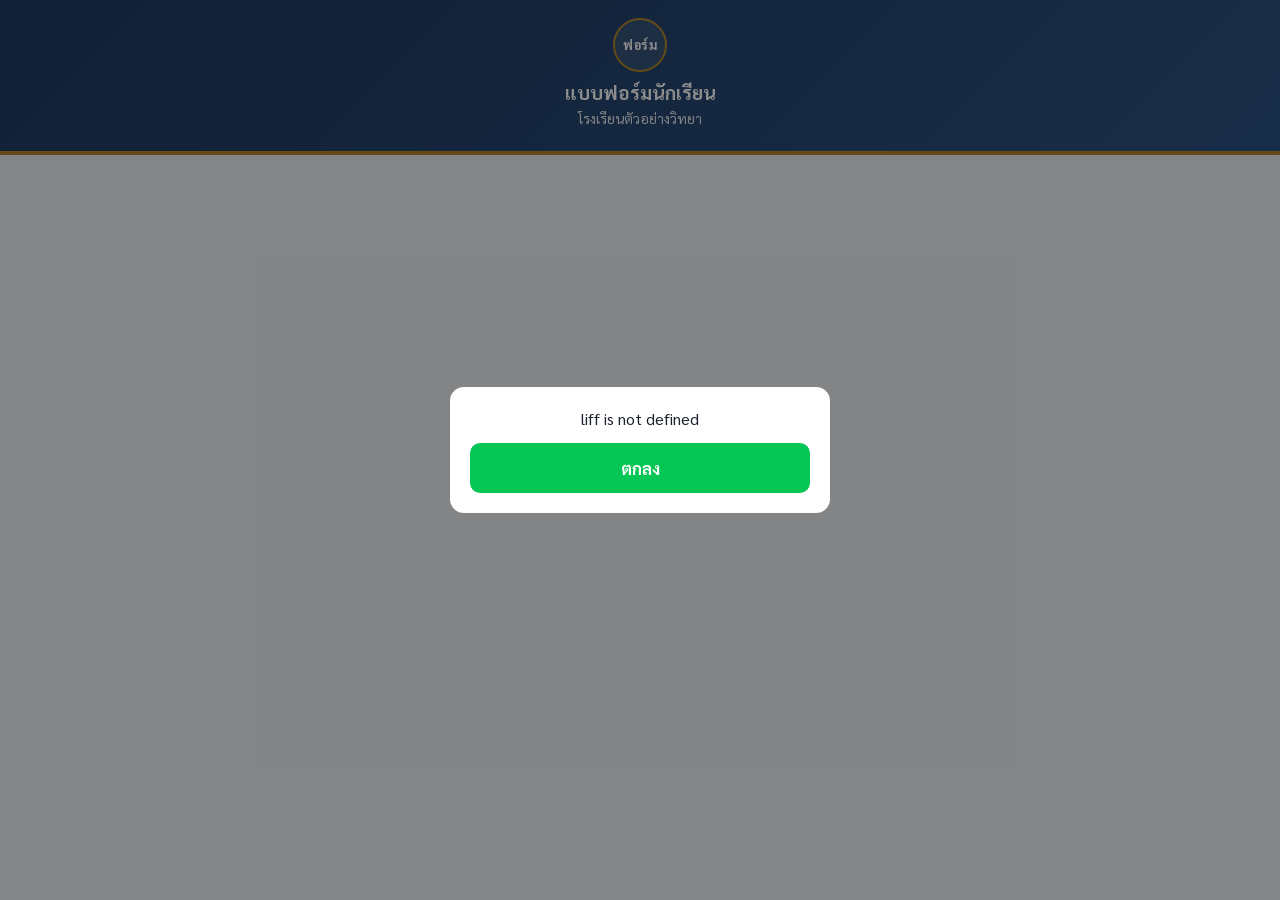
<file: forms.html>
<!doctype html>
<html lang="th">
<head>
  <meta charset="utf-8">
  <meta name="viewport" content="width=device-width, initial-scale=1, viewport-fit=cover">
  <title>แบบฟอร์มนักเรียน</title>
  <link rel="preconnect" href="https://fonts.googleapis.com">
  <link href="https://fonts.googleapis.com/css2?family=Sarabun:wght@400;700&display=swap" rel="stylesheet">
  <link rel="stylesheet" href="css/style.css">
  <link rel="stylesheet" href="css/forms.css">
</head>
<body class="forms">
<div class="doc-head">
  <div class="crest" id="crest">ฟอร์ม</div>
  <h1 id="docTitle">แบบฟอร์มนักเรียน</h1>
  <div class="school" data-school></div>
  <span class="form-code hidden" id="docCode"></span>
</div>
<main>
  <section id="viewMenu" class="hidden">
    <div class="who" id="who"></div>
    <div id="formList"></div>
  </section>
  <section id="viewForm" class="hidden"></section>
  <section id="viewDone" class="hidden"></section>
</main>

<script src="https://static.line-scdn.net/liff/edge/2/sdk.js"></script>
<script src="js/config.js"></script>
<script src="js/common.js"></script>
<script src="js/form-engine.js"></script>
<script src="js/form-pp8.js"></script>
<script src="js/form-sdq.js"></script>
<script src="js/form-eq.js"></script>
<script>
const $ = (id) => document.getElementById(id);
const META = {
  pp8: { code: "ปพ.8", ico: "ปพ.8", title: "ระเบียนสะสมนักเรียนรายบุคคล", sub: "ข้อมูลส่วนตัว ครอบครัว สุขภาพ การเรียน (9 ส่วน)" },
  sdq: { code: "SDQ", ico: "SDQ", title: "แบบประเมินตนเอง (SDQ) ฉบับนักเรียน", sub: "25 ข้อ + คำถามเพิ่มเติม" },
  eq:  { code: "EQ", ico: "EQ", title: "แบบประเมินความฉลาดทางอารมณ์ (EQ)", sub: "อายุ 12-17 ปี 52 ข้อ" },
};
let status = null;

function show(v) {
  ["viewMenu", "viewForm", "viewDone"].forEach((x) => $(x).classList.toggle("hidden", x !== v));
  window.scrollTo(0, 0);
}
function setHead(form) {
  const m = META[form];
  $("docTitle").textContent = m ? m.title : "แบบฟอร์มนักเรียน";
  $("crest").textContent = m ? m.ico : "ฟอร์ม";
  $("docCode").textContent = m ? m.code : "";
  $("docCode").classList.toggle("hidden", !m);
}
const draftKey = (form) => `draft_${form}_${status.student.studentId}_${form === "pp8" ? "all" : status.period}`;
const thai = (iso) => new Date(iso).toLocaleString("th-TH", { dateStyle: "medium", timeStyle: "short" });

// ---------- เริ่มต้น ----------
(async () => {
  try {
    await App.init(CONFIG.LIFF_FORMS);
    const want = new URLSearchParams(location.search).get("f");   // ริชเมนูส่ง ?f=pp8 / sdq / eq มาได้
    await loadStatus();
    if (want && META[want]) openForm(want); else renderMenu();
  } catch (e) {
    App.alert(e.message.includes("ยังไม่ได้ลงทะเบียน")
      ? "กรุณาลงทะเบียนใบหน้าในระบบลงเวลานักเรียนก่อน จึงจะกรอกแบบฟอร์มได้"
      : e.message);
  }
})();

async function loadStatus(withData) {
  App.loading("กำลังโหลดข้อมูล...");
  status = await App.api("forms.status", withData ? { withData } : {});
  App.close();
}

// ---------- เมนู ----------
function renderMenu() {
  setHead(null);
  const s = status.student;
  $("who").innerHTML = `<b>${App.esc(s.name)}</b><br><span class="muted">ม.${App.esc(s.classroom)} เลขที่ ${s.number} | ปีการศึกษา ${status.academicYear} ภาคเรียนที่ ${status.semester}</span>`;
  $("formList").innerHTML = status.forms.map((f) => {
    const m = META[f.form];
    const badge = f.done ? `<span class="st done">ทำแล้ว</span>` : f.isOpen ? `<span class="st open">ยังไม่ทำ</span>` : `<span class="st closed">ปิดรับ</span>`;
    const sub = f.done ? `บันทึกเมื่อ ${thai(f.updatedAt)}` : f.note || m.sub;
    return `<button class="form-card ${f.isOpen ? "" : "closed"}" data-form="${f.form}">
      <div class="ico">${m.ico}</div><div class="t"><b>${App.esc(f.title)}</b><small>${App.esc(sub)}</small></div>${badge}</button>`;
  }).join("");
  $("formList").querySelectorAll(".form-card").forEach((b) => (b.onclick = () => openForm(b.dataset.form)));
  show("viewMenu");
}

// ---------- เปิดแบบฟอร์ม ----------
async function openForm(form) {
  const info = status.forms.find((f) => f.form === form);
  if (!info.isOpen) {
    await App.alert(`${info.title}\nยังไม่เปิดให้กรอก หรือปิดรับข้อมูลแล้ว`);
    return renderMenu();
  }
  let data = {};
  if (info.done) {
    const ok = await App.confirm(`คุณบันทึก "${info.title}" แล้วเมื่อ ${thai(info.updatedAt)}\n\nต้องการแก้ไข/ปรับปรุงข้อมูลที่เคยบันทึกหรือไม่?`, "แก้ไขข้อมูล", "ไม่ใช่");
    if (!ok) return renderMenu();
    await loadStatus(form);                                           // ดึงข้อมูลเดิมมาแสดง
    data = status.forms.find((f) => f.form === form).data || {};
  } else {
    try { data = JSON.parse(localStorage.getItem(draftKey(form)) || "{}"); } catch { data = {}; }
    if (Object.keys(data).length && !(await App.confirm("พบข้อมูลที่กรอกค้างไว้ ต้องการกรอกต่อหรือไม่?", "กรอกต่อ", "เริ่มใหม่"))) data = {};
  }
  if (form === "pp8") data.certify = false;                           // ต้องติ๊กรับรองใหม่ทุกครั้ง

  setHead(form);
  show("viewForm");
  const steps = form === "pp8" ? pp8Steps(status.student) : form === "sdq" ? sdqSteps() : eqSteps();
  FormEngine.create({
    root: $("viewForm"), steps, data, draftKey: draftKey(form),
    submitText: info.done ? "บันทึกการปรับปรุง" : "ส่งแบบฟอร์ม",
    onExit: () => renderMenu(),
    onSubmit: (d) => submit(form, d, info.done),
  });
}

// ---------- ส่งข้อมูล ----------
async function submit(form, data, wasDone) {
  if (!(await App.confirm(wasDone ? "ยืนยันบันทึกทับข้อมูลเดิมด้วยข้อมูลใหม่นี้?" : "ตรวจทานเรียบร้อยแล้ว ยืนยันส่งแบบฟอร์ม?"))) return;
  try {
    App.loading("กำลังบันทึก...");
    let r = await App.api("forms.submit", { form, data, confirmUpdate: wasDone });
    if (r.needConfirm) {                                              // เคยส่งจากเครื่องอื่นมาก่อน
      App.close();
      if (!(await App.confirm(`แบบฟอร์มนี้เคยบันทึกแล้วเมื่อ ${thai(r.submittedAt)}\nต้องการบันทึกทับด้วยข้อมูลใหม่หรือไม่?`, "บันทึกทับ", "ยกเลิก"))) return;
      App.loading("กำลังบันทึก...");
      r = await App.api("forms.submit", { form, data, confirmUpdate: true });
    }
    App.close();
    try { localStorage.removeItem(draftKey(form)); } catch { /* ข้าม */ }
    showDone(form, r);
  } catch (e) { App.alert(e.message); }
}

function showDone(form, r) {
  const resultHtml = CONFIG.SHOW_RESULTS_TO_STUDENT && r.result
    ? `<h3 class="sub" style="text-align:left">ผลการประเมิน</h3>${form === "sdq" ? sdqResultHtml(r.result) : eqResultHtml(r.result)}`
    : form === "pp8" ? "" : `<p class="muted">ครูที่ปรึกษาจะนำผลไปใช้ในการดูแลช่วยเหลือ หากมีเรื่องไม่สบายใจ ปรึกษาครูที่ปรึกษาหรือครูแนะแนวได้เสมอ</p>`;
  $("viewDone").innerHTML = `<div class="paper"><div class="done-box">
      <div class="tick">✓</div>
      <h2>${r.updated ? "ปรับปรุงข้อมูลเรียบร้อย" : "บันทึกเรียบร้อย"}</h2>
      <p class="muted">${App.esc(META[form].title)}</p></div>
      ${resultHtml}
      <button class="primary" id="btnMenu">กลับเมนูแบบฟอร์ม</button>
      <button class="secondary" id="btnClose">ปิดหน้านี้</button></div>`;
  $("btnMenu").onclick = async () => { await loadStatus(); renderMenu(); };
  $("btnClose").onclick = () => (liff.isInClient() ? liff.closeWindow() : renderMenu());
  show("viewDone");
}
</script>
</body>
</html>
</file>
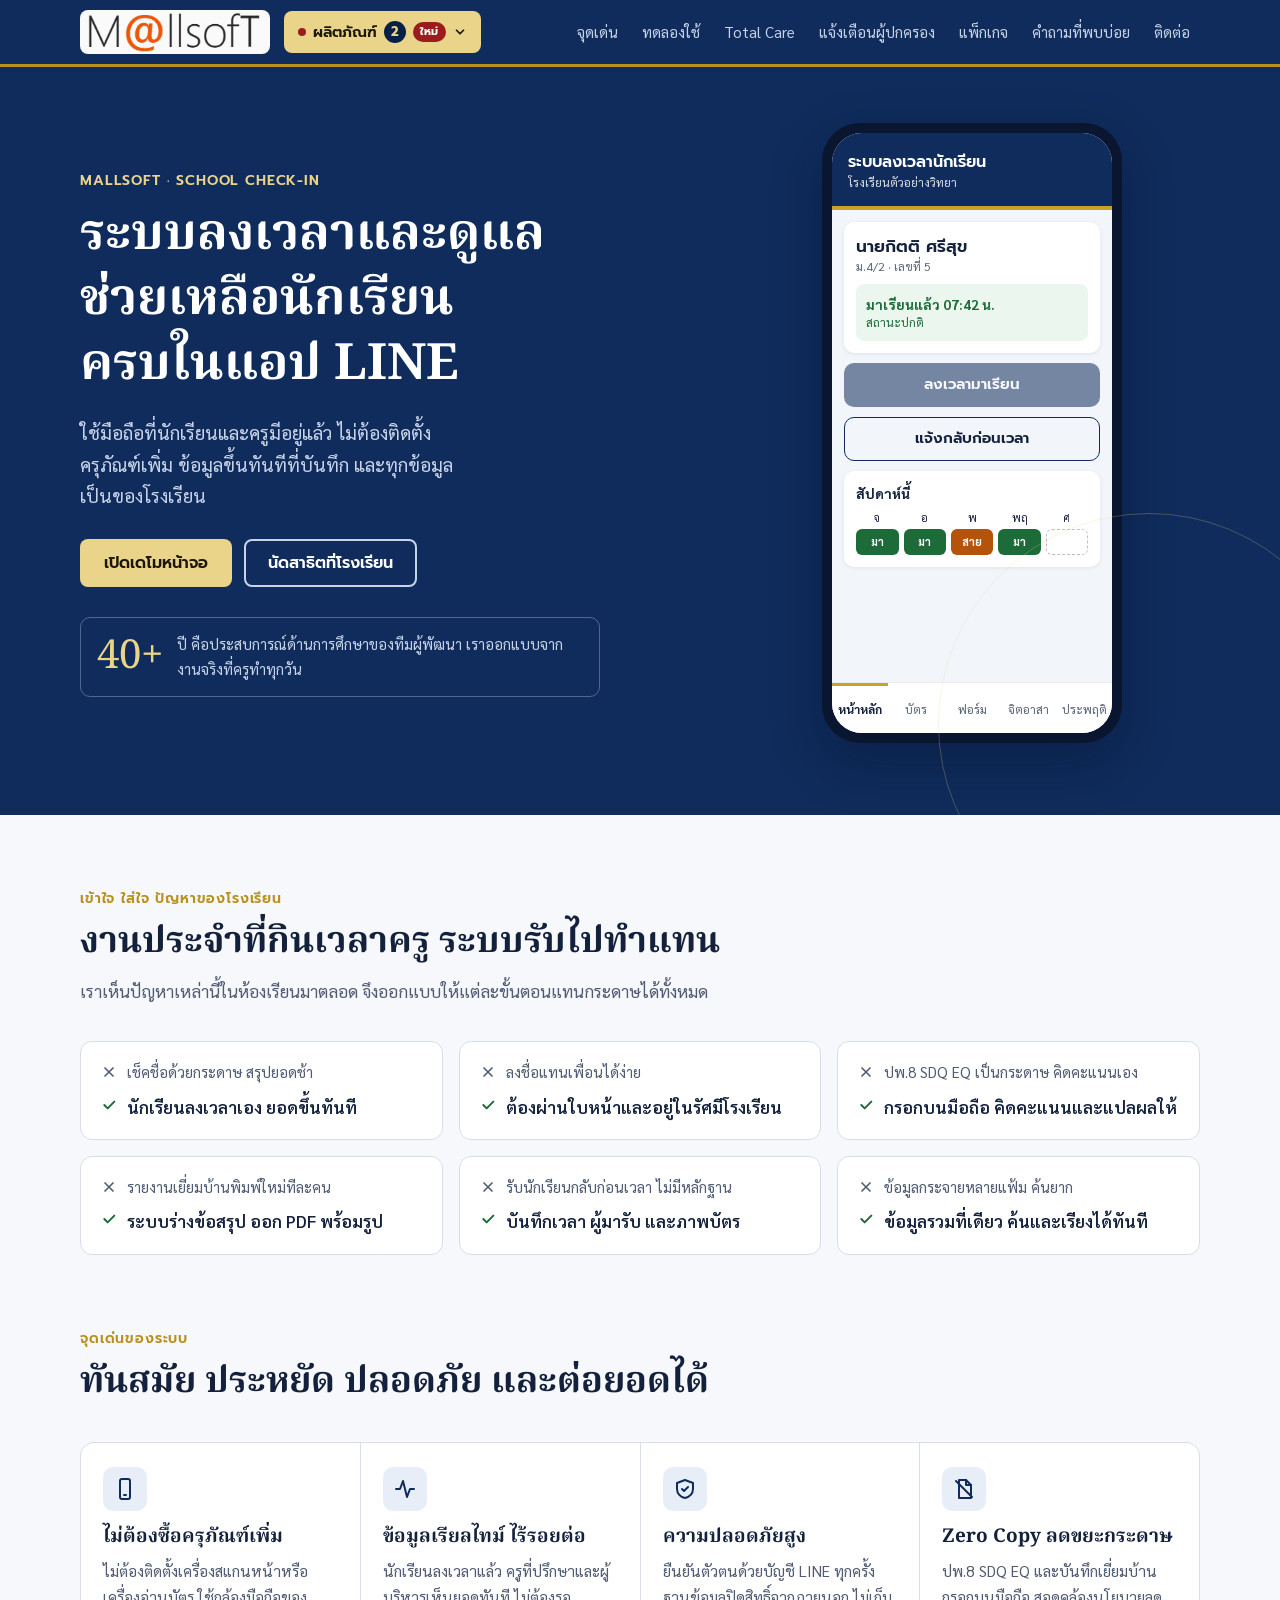
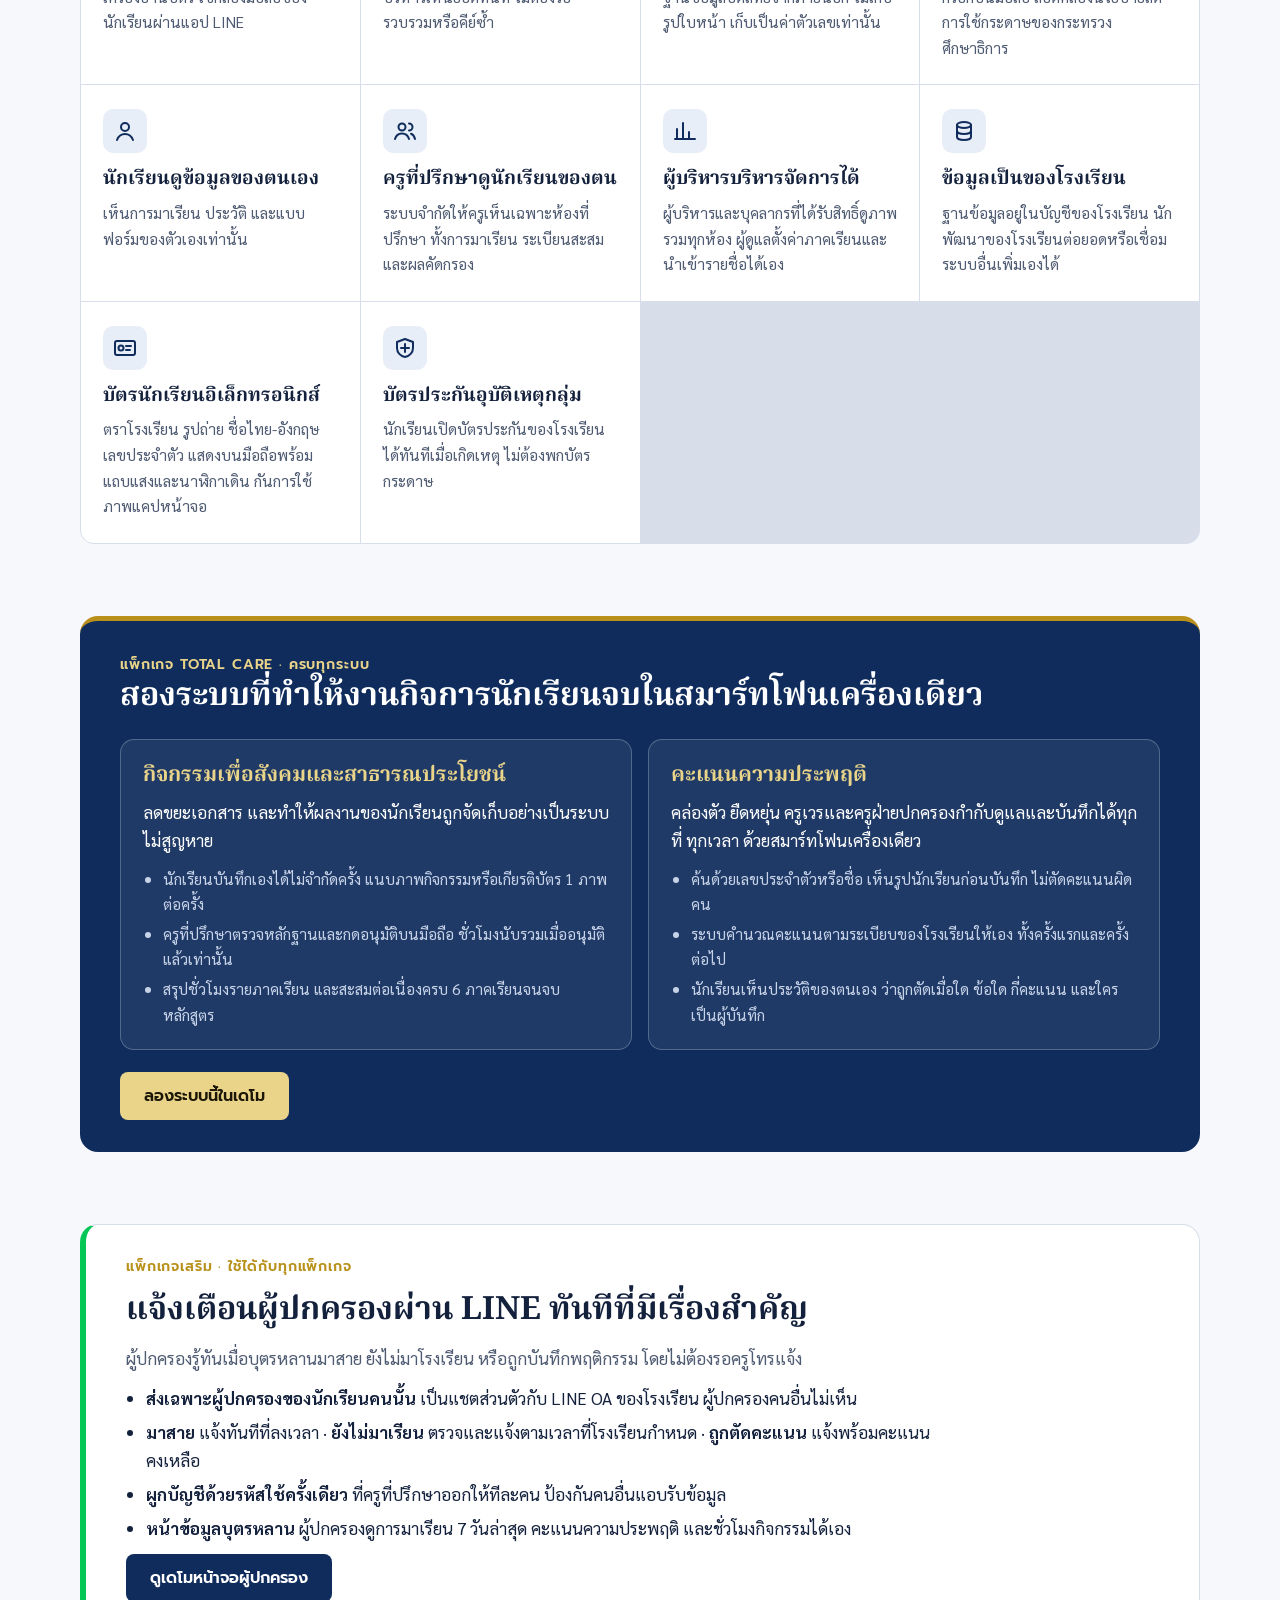
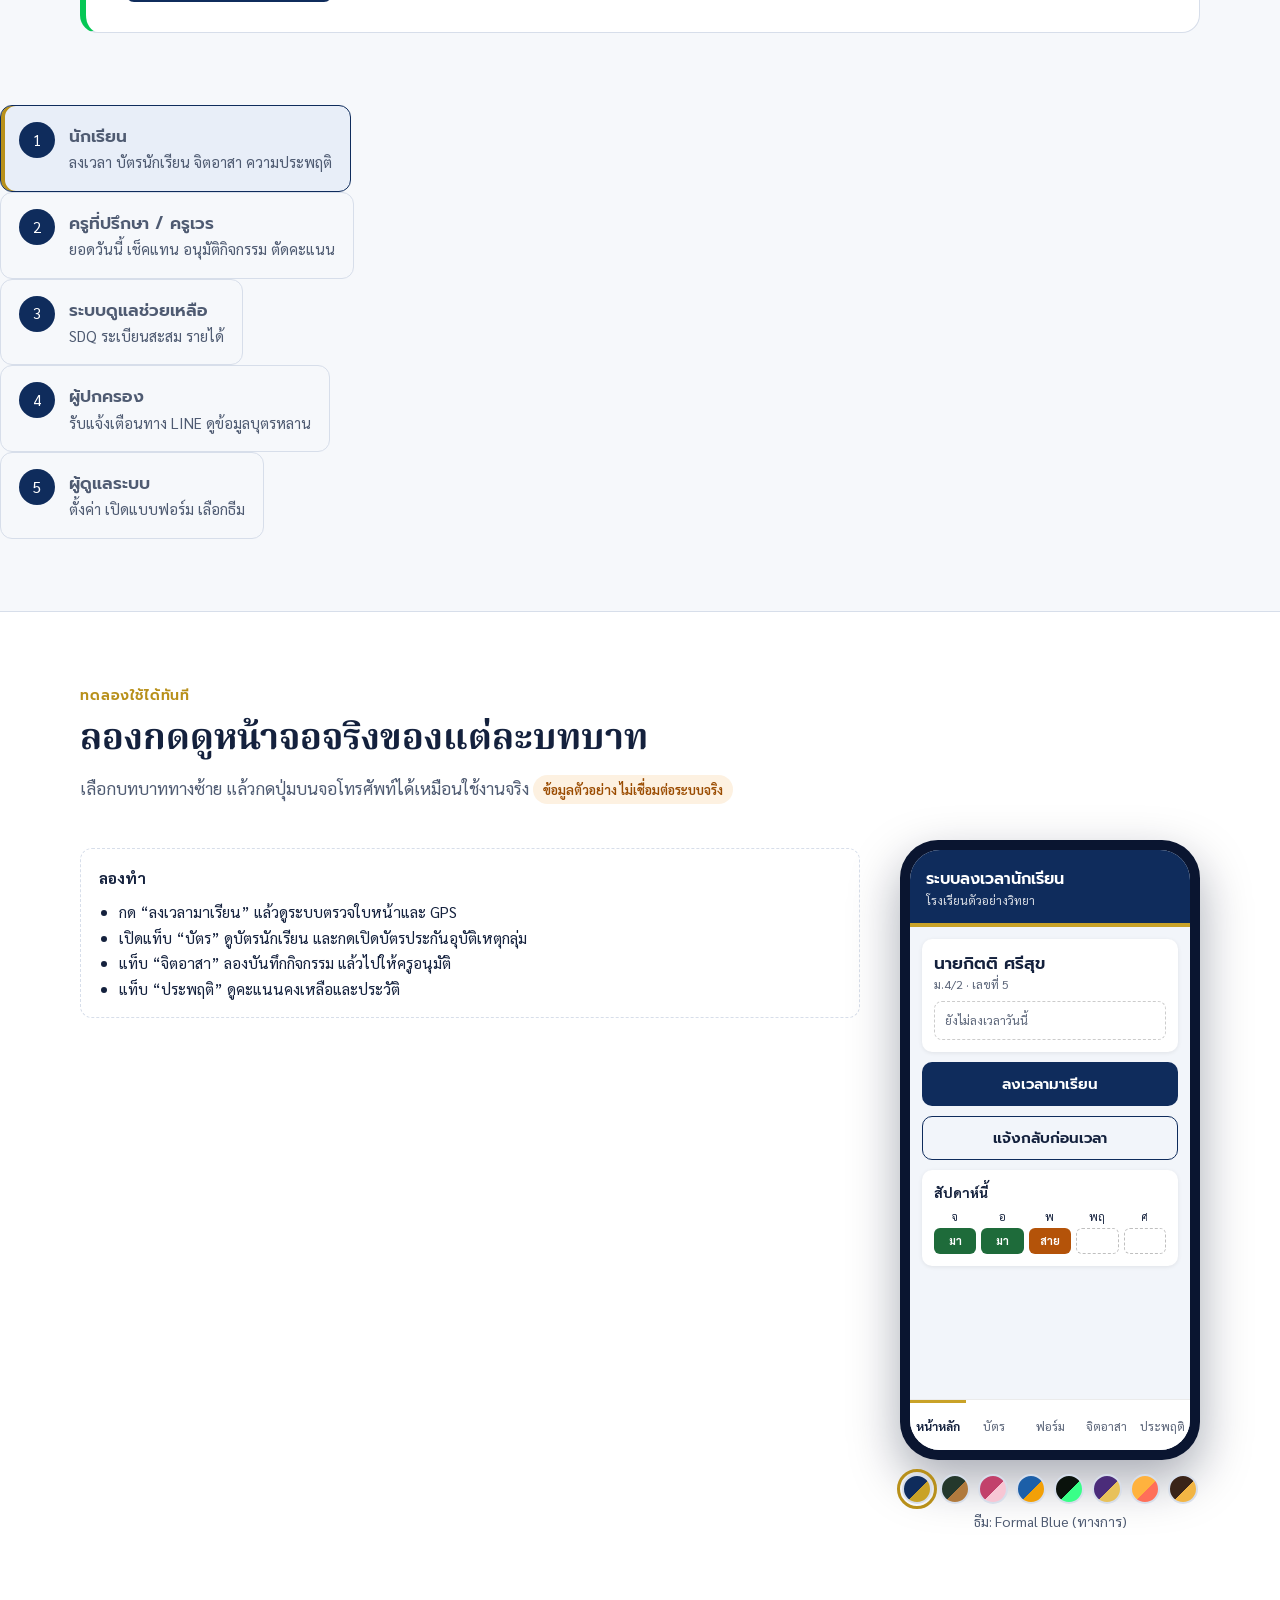
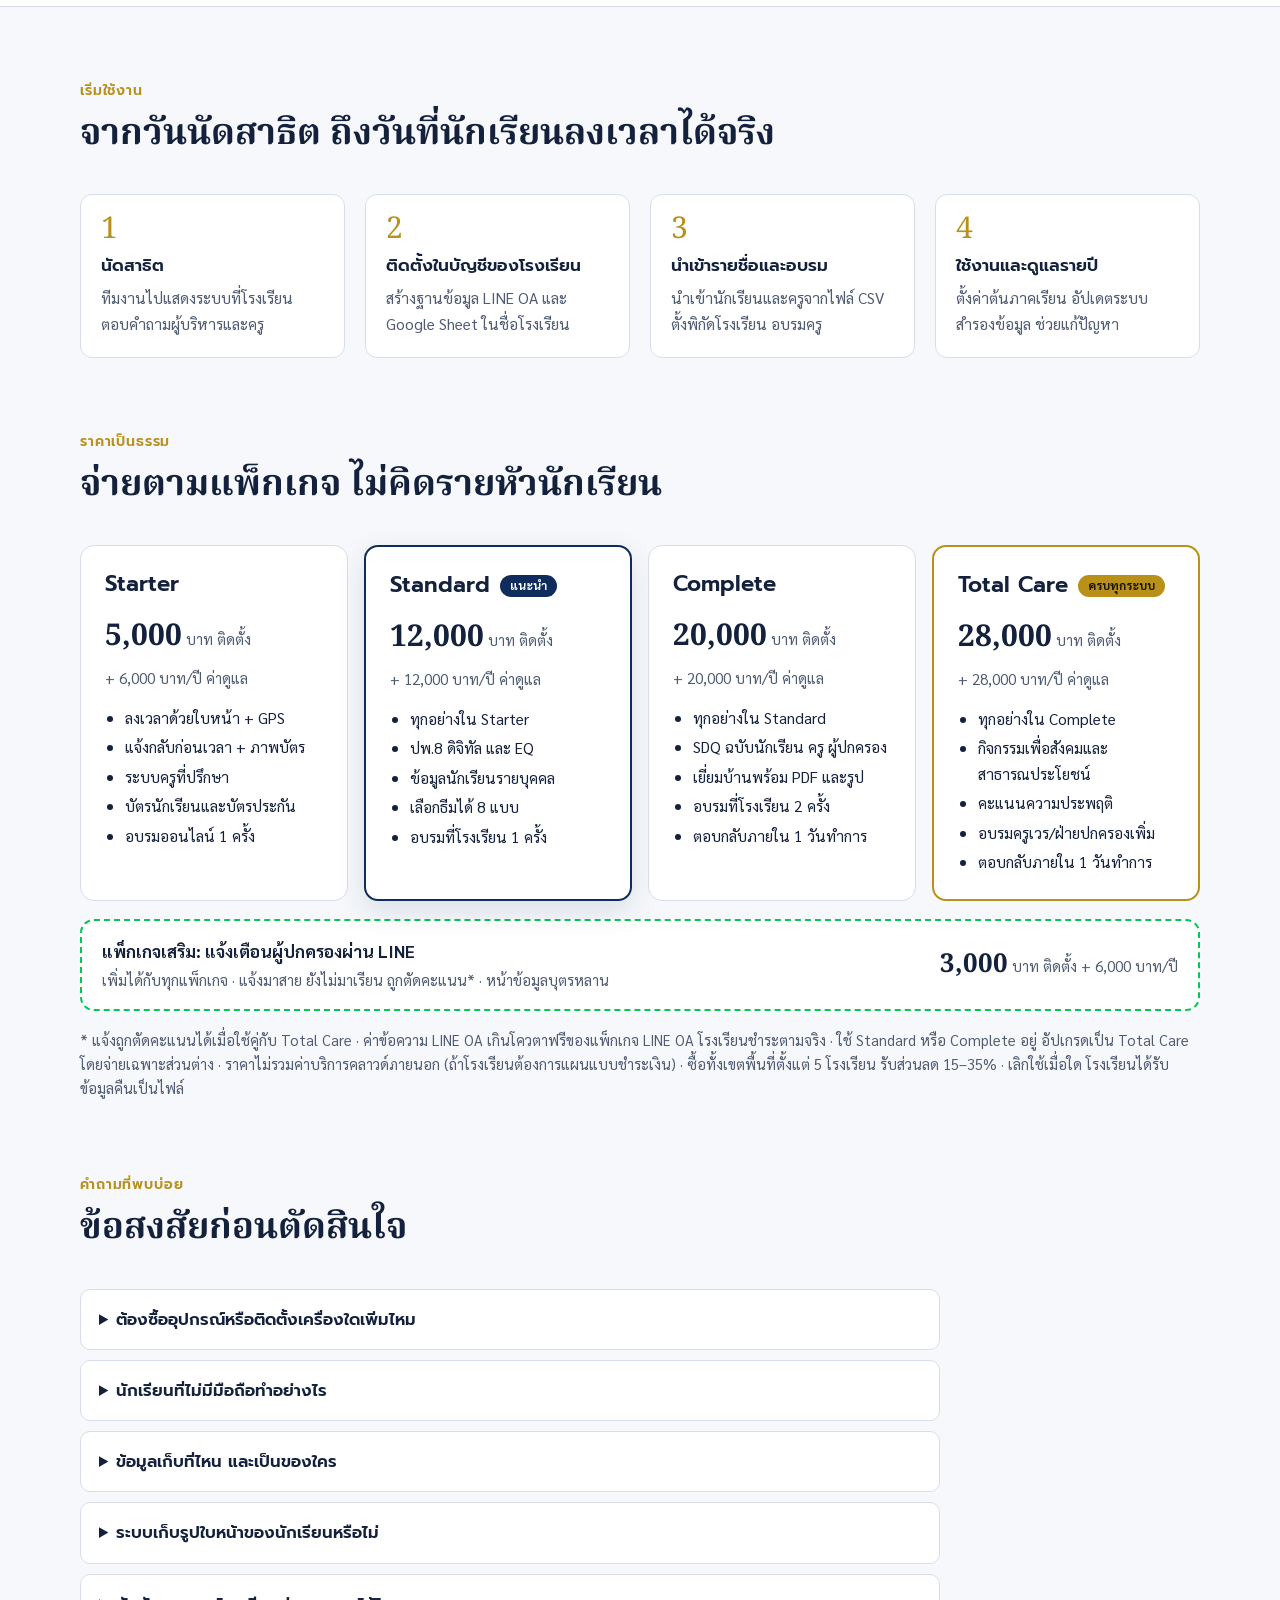
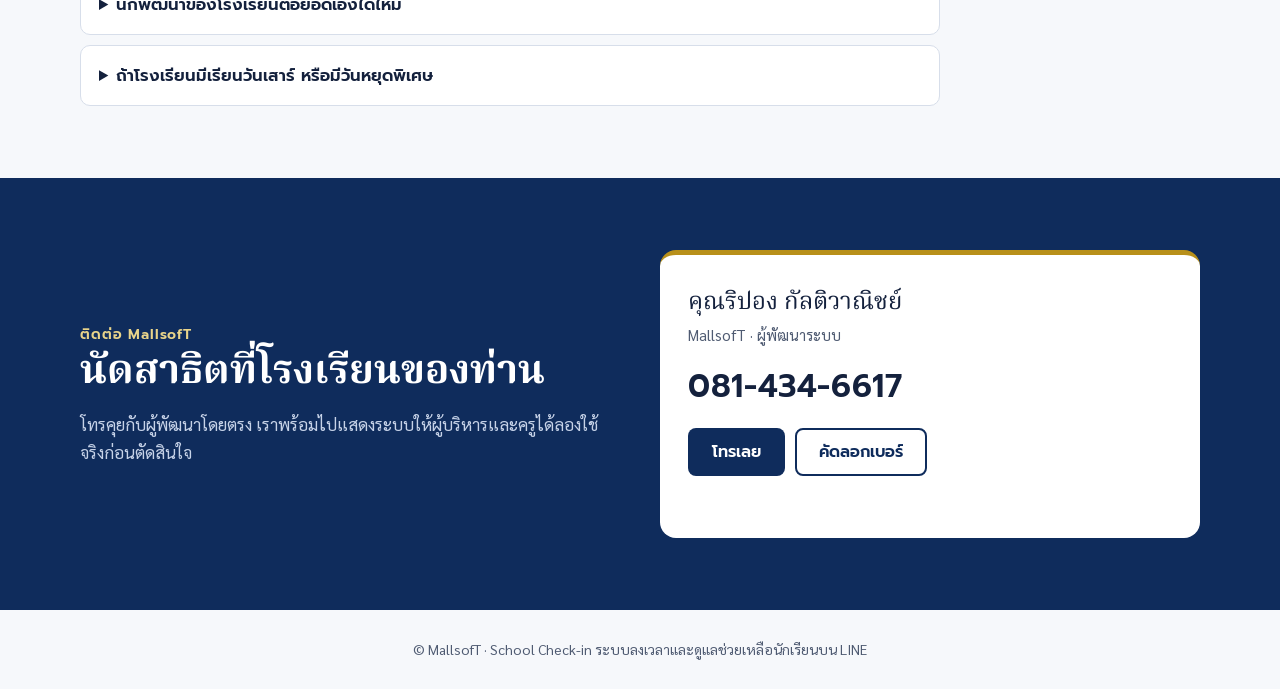
<file: index (7).html>
<!doctype html><html><head><meta charset=utf8><meta name=viewport content="width=device-width,initial-scale=1,viewport-fit=cover"><style>:root{color-scheme:light;box-sizing:border-box;padding-top:env(safe-area-inset-top,0px);padding-bottom:env(safe-area-inset-bottom,0px)}html{scroll-padding-top:env(safe-area-inset-top,0px)}body{margin:0;padding:0;font:14px -apple-system,BlinkMacSystemFont,sans-serif;background:#fff;color:#000}img{max-width:100%}[hidden]:not([hidden=until-found i]){display:none!important}</style></head><body>
<title>MallsofT School Check-in</title>
<link rel="preconnect" href="https://fonts.googleapis.com">
<link rel="stylesheet" href="https://fonts.googleapis.com/css2?family=Noto+Serif+Thai:wght@600;700&family=Sarabun:wght@400;500;600;700&family=Prompt:wght@500;600&family=Itim&family=Mali:wght@500;600&family=Chakra+Petch:wght@500;600&display=swap">
<style>
/* Layout: formal school-document feel. Navy band header, paper sections, one live phone demo as the centrepiece. */
:root{
  --navy:#0F2C5C; --navy-ink:#0A2147; --gold:#B8901A; --gold-soft:#E9D48A;
  --paper:#F6F8FB; --surface:#FFFFFF; --ink:#14213D; --muted:#4F5B72; --line:#D7DEEA;
  --tint:#E8EEF8; --ok:#1E6B3A; --ok-bg:#E7F5EC; --warn:#9A4B00; --warn-bg:#FDF1E1; --bad:#9B1C1C; --bad-bg:#FBEAEA;
  --on-navy:#FFFFFF; --on-navy-muted:#C7D3E8;
  --f-display:'Noto Serif Thai', 'Sarabun', Georgia, serif;
  --f-body:'Sarabun', 'Leelawadee UI', Tahoma, sans-serif;
  --f-ui:'Prompt', 'Sarabun', sans-serif;
}
@media (prefers-color-scheme: dark){:root:not([data-theme="light"]){
  --navy:#16376F; --navy-ink:#0B1B38; --gold:#E2BF55; --gold-soft:#E9D48A;
  --paper:#0C1424; --surface:#121D33; --ink:#E6ECF7; --muted:#A9B5CC; --line:#26344F;
  --tint:#18264A; --ok:#7FD39E; --ok-bg:#12301F; --warn:#F2B66B; --warn-bg:#3A2610; --bad:#F29C9C; --bad-bg:#3A1414;
  --on-navy:#FFFFFF; --on-navy-muted:#C7D3E8; color-scheme:dark}}
:root[data-theme="dark"]{
  --navy:#16376F; --navy-ink:#0B1B38; --gold:#E2BF55; --gold-soft:#E9D48A;
  --paper:#0C1424; --surface:#121D33; --ink:#E6ECF7; --muted:#A9B5CC; --line:#26344F;
  --tint:#18264A; --ok:#7FD39E; --ok-bg:#12301F; --warn:#F2B66B; --warn-bg:#3A2610; --bad:#F29C9C; --bad-bg:#3A1414;
  --on-navy:#FFFFFF; --on-navy-muted:#C7D3E8; color-scheme:dark}

*{box-sizing:border-box}
html{scroll-behavior:smooth}
@media (prefers-reduced-motion: reduce){html{scroll-behavior:auto}*{transition:none!important;animation:none!important}}
body{background:var(--paper);color:var(--ink);font-family:var(--f-body);font-size:17px;line-height:1.65}
a{color:inherit}
h1,h2,h3{font-family:var(--f-display);line-height:1.3;text-wrap:balance;margin:0}
p{margin:0}
:focus-visible{outline:3px solid var(--gold);outline-offset:2px}
.wrap{max-width:1160px;margin:0 auto;padding-inline:20px}
.eyebrow{font-family:var(--f-ui);font-size:14px;font-weight:600;letter-spacing:.06em;color:var(--gold)}
section{padding-block:72px}
.sec-head{display:flex;flex-direction:column;gap:10px;max-width:720px;margin-bottom:36px}
.sec-head h2{font-size:clamp(26px,3.4vw,36px)}
.sec-head p{color:var(--muted)}

/* nav */
.nav{position:sticky;top:env(safe-area-inset-top,0px);z-index:20;background:var(--navy);color:var(--on-navy);border-bottom:3px solid var(--gold)}
.nav .wrap{display:flex;align-items:center;gap:20px;min-height:64px;flex-wrap:wrap;padding-block:8px}
.brand{display:flex;align-items:center;gap:10px;text-decoration:none;font-family:var(--f-ui);font-weight:600;font-size:20px;letter-spacing:.01em}
.brand b{color:var(--gold-soft);font-weight:600}
.brand-logo{display:block;height:44px;width:auto;background:#FAFAFA;border-radius:8px;padding:2px 8px}
@media (max-width:560px){.brand-logo{height:38px}}
.nav nav{display:flex;gap:4px;flex-wrap:wrap;margin-left:auto}
.nav nav a{white-space:nowrap;text-decoration:none;font-size:15px;padding:8px 12px;border-radius:6px;color:var(--on-navy-muted)}
.nav nav a:hover{color:var(--on-navy);background:rgba(255,255,255,.08)}
.btn{display:inline-flex;align-items:center;justify-content:center;gap:8px;min-height:48px;padding:0 22px;border-radius:8px;font-family:var(--f-ui);font-size:16px;font-weight:600;text-decoration:none;cursor:pointer;border:2px solid transparent}
.btn-gold{background:var(--gold-soft);color:#1B1606}
.btn-gold:hover{background:#F2DF9C}
.btn-ghost{border-color:var(--on-navy-muted);color:var(--on-navy)}
.btn-navy{background:var(--navy);color:var(--on-navy)}
.btn-line{border-color:var(--navy);color:var(--navy);background:transparent}
:root[data-theme="dark"] .btn-line{border-color:var(--ink);color:var(--ink)}
@media (prefers-color-scheme: dark){:root:not([data-theme="light"]) .btn-line{border-color:var(--ink);color:var(--ink)}}

/* hero */
.hero{background:var(--navy);color:var(--on-navy);padding-block:56px 72px;position:relative;overflow:hidden}
.hero::after{content:"";position:absolute;inset:auto -80px -120px auto;width:420px;height:420px;border-radius:50%;border:1px solid rgba(233,212,138,.25);pointer-events:none}
.hero .wrap{display:grid;grid-template-columns:minmax(0,1.15fr) minmax(0,.85fr);gap:48px;align-items:center}
.hero h1{font-size:clamp(30px,4.4vw,50px);margin-top:12px}
.hero .lead{margin-top:18px;font-size:19px;color:var(--on-navy-muted);max-width:40ch}
.hero .ctas{display:flex;gap:12px;flex-wrap:wrap;margin-top:28px}
.hero .eyebrow{color:var(--gold-soft)}
.trust{margin-top:30px;display:flex;gap:14px;align-items:center;padding:14px 16px;border:1px solid rgba(199,211,232,.35);border-radius:10px;max-width:520px}
.trust .yrs{font-family:var(--f-display);font-size:40px;line-height:1;color:var(--gold-soft)}
.trust span{font-size:15px;color:var(--on-navy-muted)}
.hero-phone{display:flex;justify-content:center}

/* problem/solution */
.pairs{display:grid;grid-template-columns:repeat(auto-fit,minmax(min(100%,320px),1fr));gap:16px}
.pair{background:var(--surface);border:1px solid var(--line);border-radius:12px;padding:18px 20px;display:flex;flex-direction:column;gap:8px}
.pair .old{display:flex;gap:10px;color:var(--muted);font-size:15px}
.pair .new{display:flex;gap:10px;font-weight:600}
.pair svg{flex:none;margin-top:4px}

/* features */
.feat-grid{display:grid;grid-template-columns:repeat(auto-fit,minmax(min(100%,250px),1fr));gap:1px;background:var(--line);border:1px solid var(--line);border-radius:14px;overflow:hidden}
.feat{background:var(--surface);padding:24px 22px;display:flex;flex-direction:column;gap:8px;min-width:0}
.feat .ic{width:44px;height:44px;border-radius:10px;background:var(--tint);display:flex;align-items:center;justify-content:center;color:var(--navy)}
:root[data-theme="dark"] .feat .ic{color:var(--gold)}
@media (prefers-color-scheme: dark){:root:not([data-theme="light"]) .feat .ic{color:var(--gold)}}
.feat h3{font-size:19px;margin-top:6px}
.feat p{color:var(--muted);font-size:15.5px}

/* roles table */
.tbl-box{overflow-x:auto;border:1px solid var(--line);border-radius:12px;background:var(--surface)}
table{border-collapse:collapse;width:100%;min-width:640px;font-size:15.5px}
th,td{padding:12px 16px;text-align:left;border-bottom:1px solid var(--line);vertical-align:top}
thead th{background:var(--tint);font-family:var(--f-ui);font-weight:600;font-size:15px}
tbody th{font-weight:600;white-space:nowrap}
tr:last-child td,tr:last-child th{border-bottom:0}
.yes{color:var(--ok);font-weight:700}.lim{color:var(--muted)}

/* demo */
#demo{background:var(--surface);border-block:1px solid var(--line)}
.demo{display:grid;grid-template-columns:minmax(0,1fr) auto;gap:40px;align-items:start}
.roles{display:flex;flex-direction:column;gap:10px}
.role-btn{all:unset;box-sizing:border-box;cursor:pointer;display:flex;gap:14px;align-items:flex-start;padding:16px 18px;border:1px solid var(--line);border-radius:12px;background:var(--paper)}
.role-btn:focus-visible{outline:3px solid var(--gold);outline-offset:2px}
.role-btn[aria-pressed="true"]{border-color:var(--navy);box-shadow:inset 4px 0 0 var(--gold);background:var(--tint)}
.role-btn b{font-family:var(--f-ui);font-size:17px;font-weight:600;display:block}
.role-btn span{font-size:15px;color:var(--muted)}
.role-btn .rn{flex:none;width:36px;height:36px;border-radius:50%;background:var(--navy);color:var(--on-navy);display:flex;align-items:center;justify-content:center}
.role-notes{margin-top:8px;padding:16px 18px;border-radius:12px;border:1px dashed var(--line);font-size:15.5px}
.role-notes ul{margin:8px 0 0;padding-left:20px}
.demo-tag{display:inline-block;font-size:13px;font-weight:600;padding:4px 10px;border-radius:999px;background:var(--warn-bg);color:var(--warn)}
.theme-row{display:flex;flex-wrap:wrap;gap:8px;justify-content:center;max-width:320px;margin-top:14px}
.sw{all:unset;cursor:pointer;width:30px;height:30px;border-radius:50%;border:2px solid var(--line);box-sizing:border-box}
.sw[aria-pressed="true"]{outline:3px solid var(--gold);outline-offset:2px}
.sw:focus-visible{outline:3px solid var(--gold);outline-offset:2px}
.theme-name{text-align:center;font-size:14px;color:var(--muted);margin-top:6px}

/* phone (app colours come from --p-* set by the chosen app theme) */
.phone{width:300px;height:620px;border-radius:38px;padding:10px;background:#0A1530;box-shadow:0 20px 50px rgba(5,15,40,.35);flex:none}
.screen{position:relative;height:100%;border-radius:30px;overflow:hidden;display:flex;flex-direction:column;background:var(--p-bg);color:var(--p-text);font-family:var(--p-font);font-size:14px;line-height:1.45}
.p-head{background:var(--p-head);color:var(--p-head-text);padding:18px 16px 14px;border-bottom:4px solid var(--p-line)}
.p-head .t{font-family:var(--p-font-head);font-size:16px;font-weight:600}
.p-head .s{font-size:12px;opacity:.85}
.p-body{flex:1;overflow-y:auto;padding:12px;display:flex;flex-direction:column;gap:10px}
.p-card{background:var(--p-card);border-radius:var(--p-radius);padding:12px;box-shadow:0 1px 4px rgba(0,0,0,.08)}
.p-btn{all:unset;box-sizing:border-box;cursor:pointer;width:100%;min-height:44px;border-radius:var(--p-radius);background:var(--p-btn);color:var(--p-btn-text);font-family:var(--p-font-head);font-weight:600;font-size:15px;display:flex;align-items:center;justify-content:center;gap:8px;text-align:center}
.p-btn.sec{background:transparent;border:1.5px solid var(--p-btn);color:var(--p-text)}
.p-btn:focus-visible{outline:3px solid var(--p-line);outline-offset:2px}
.p-btn.sm{width:auto;min-height:32px;padding:0 10px;font-size:12px}
.p-muted{color:var(--p-muted);font-size:12px}
.p-ok{background:var(--p-ok-bg);color:var(--p-ok);border-radius:8px;padding:10px;font-weight:700}
.p-tabs{display:flex;background:var(--p-card);border-top:1px solid rgba(0,0,0,.08)}
.p-tabs button{all:unset;box-sizing:border-box;cursor:pointer;flex:1;min-height:50px;text-align:center;font-size:12px;color:var(--p-muted);border-top:3px solid transparent}
.p-tabs button[aria-pressed="true"]{color:var(--p-text);font-weight:700;border-top-color:var(--p-line)}
.p-tabs button:focus-visible{outline:2px solid var(--p-line);outline-offset:-4px}
.p-chips{display:flex;gap:6px;flex-wrap:wrap}
.p-chip{all:unset;cursor:pointer;font-size:12px;padding:5px 10px;border-radius:999px;background:var(--p-card);border:1px solid rgba(0,0,0,.12)}
.p-chip[aria-pressed="true"]{background:var(--p-btn);color:var(--p-btn-text);border-color:transparent;font-weight:700}
.p-row{display:flex;justify-content:space-between;align-items:center;gap:8px;padding:8px 0;border-bottom:1px solid rgba(0,0,0,.08)}
.p-row:last-child{border-bottom:0}
.pill{font-size:11px;font-weight:700;padding:2px 8px;border-radius:6px;white-space:nowrap}
.pill.ok{background:#E3F4E8;color:#1E6B3A}.pill.late{background:#FDF0DC;color:#8A4B00}.pill.no{background:#FBE6E6;color:#9B1C1C}.pill.tc{background:#E3EAF6;color:#0F2C5C}
.week{display:grid;grid-template-columns:repeat(5,minmax(0,1fr));gap:5px;text-align:center;font-size:11px}
.week div div{margin-top:3px;height:26px;border-radius:6px;display:flex;align-items:center;justify-content:center;font-weight:700;color:#fff}
.oval{width:150px;height:190px;border-radius:50%;border:4px solid var(--p-line);margin:10px auto;display:flex;align-items:center;justify-content:center;position:relative;overflow:hidden;background:rgba(0,0,0,.25)}
.oval::after{content:"";position:absolute;left:0;right:0;height:3px;background:var(--p-line);top:10%;animation:scan 1.4s ease-in-out infinite alternate}
@keyframes scan{to{top:88%}}
.steps{display:flex;flex-direction:column;gap:6px;font-size:13px}
.steps .d{opacity:.45}.steps .d.on{opacity:1;font-weight:700}
.p-field{display:flex;flex-direction:column;gap:4px;font-size:12px}
.p-field input,.p-field select,.p-field textarea{font:inherit;font-size:14px;padding:8px;border-radius:8px;border:1px solid rgba(0,0,0,.2);background:var(--p-card);color:var(--p-text)}
.likert{display:grid;grid-template-columns:repeat(3,minmax(0,1fr));gap:6px}
.likert button{all:unset;box-sizing:border-box;cursor:pointer;text-align:center;padding:10px 4px;border-radius:8px;border:1px solid rgba(0,0,0,.15);font-size:12px;background:var(--p-card)}
.likert button[aria-pressed="true"]{background:var(--p-btn);color:var(--p-btn-text);border-color:transparent;font-weight:700}
.stat3{display:grid;grid-template-columns:repeat(3,minmax(0,1fr));gap:6px;text-align:center}
.stat3 div{background:var(--p-card);border-radius:8px;padding:6px 0}
.stat3 b{display:block;font-family:var(--p-font-head);font-size:22px}
.toast{position:absolute;left:12px;right:12px;bottom:64px;background:#14213D;color:#fff;border-radius:10px;padding:10px 12px;font-size:13px;text-align:center}
.toggle{all:unset;cursor:pointer;width:42px;height:24px;border-radius:12px;background:#C3CBD8;position:relative}
.toggle::after{content:"";position:absolute;top:3px;left:3px;width:18px;height:18px;border-radius:50%;background:#fff;transition:left .15s}
.toggle[aria-pressed="true"]{background:#1E6B3A}.toggle[aria-pressed="true"]::after{left:21px}
.toggle:focus-visible{outline:2px solid var(--p-line);outline-offset:2px}
.tswatch{display:grid;grid-template-columns:repeat(4,minmax(0,1fr));gap:6px}
.tswatch button{all:unset;cursor:pointer;height:34px;border-radius:6px;border:2px solid transparent}
.tswatch button[aria-pressed="true"]{border-color:var(--p-text)}
.tswatch button:focus-visible{outline:2px solid var(--p-line);outline-offset:2px}

/* steps */
.howto{display:grid;grid-template-columns:repeat(auto-fit,minmax(min(100%,230px),1fr));gap:20px;counter-reset:s}
.howto li{list-style:none;background:var(--surface);border:1px solid var(--line);border-radius:12px;padding:20px;display:flex;flex-direction:column;gap:6px}
.howto li::before{counter-increment:s;content:counter(s);font-family:var(--f-display);font-size:30px;color:var(--gold);line-height:1}
.howto ol{padding:0;margin:0}
.howto b{font-family:var(--f-ui);font-size:17px;font-weight:600}
.howto span{color:var(--muted);font-size:15.5px}

/* pricing */
.plans{display:grid;grid-template-columns:repeat(auto-fit,minmax(min(100%,240px),1fr));gap:16px;align-items:stretch}
.plan{background:var(--surface);border:1px solid var(--line);border-radius:14px;padding:24px;display:flex;flex-direction:column;gap:14px}
.plan.rec{border:2px solid var(--navy);box-shadow:0 10px 30px rgba(15,44,92,.12)}
:root[data-theme="dark"] .plan.rec{border-color:var(--gold)}
@media (prefers-color-scheme: dark){:root:not([data-theme="light"]) .plan.rec{border-color:var(--gold)}}
.plan h3{font-family:var(--f-ui);font-size:22px;font-weight:600;display:flex;gap:10px;align-items:center;flex-wrap:wrap}
.plan .tag{font-family:var(--f-body);font-size:12px;font-weight:700;background:var(--navy);color:var(--on-navy);border-radius:999px;padding:3px 10px}
.price{font-variant-numeric:tabular-nums}
.price b{font-family:var(--f-display);font-size:30px}
.price span{color:var(--muted);font-size:15px}
.plan ul{margin:0;padding-left:20px;display:flex;flex-direction:column;gap:4px;font-size:15.5px}
.note{font-size:14.5px;color:var(--muted);margin-top:18px}

/* total care */
.tc{background:var(--navy);color:var(--on-navy);border-radius:18px;padding:32px clamp(18px,4vw,40px);display:flex;flex-direction:column;gap:22px;border-top:5px solid var(--gold)}
.tc h2{font-size:clamp(24px,3vw,32px)}
.tc-grid{display:grid;grid-template-columns:repeat(auto-fit,minmax(min(100%,300px),1fr));gap:16px}
.tc-card{background:rgba(255,255,255,.07);border:1px solid rgba(199,211,232,.3);border-radius:14px;padding:22px;display:flex;flex-direction:column;gap:8px;min-width:0}
.tc-card h3{font-size:21px;color:var(--gold-soft)}
.tc-card p{color:var(--on-navy)}
.tc-card ul{margin:4px 0 0;padding-left:20px;color:var(--on-navy-muted);font-size:15.5px;display:flex;flex-direction:column;gap:4px}
.plan.tcp{border:2px solid var(--gold)}
.plan .tag.gold{background:var(--gold);color:#1B1606}

/* notify */
.nf{background:var(--surface);border:1px solid var(--line);border-radius:18px;padding:30px clamp(18px,4vw,40px);border-left:6px solid #06C755}
.nf-text{display:flex;flex-direction:column;gap:12px;max-width:820px}
.nf h2{font-size:clamp(24px,3vw,32px)}
.nf p{color:var(--muted)}
.nf-list{margin:0;padding-left:20px;display:flex;flex-direction:column;gap:6px}
.addon-box{margin-top:18px;display:flex;flex-wrap:wrap;gap:12px;justify-content:space-between;align-items:center;background:var(--surface);border:2px dashed #06C755;border-radius:14px;padding:16px 20px}
.addon-box span{color:var(--muted);font-size:15px}
.addon-box .price b{font-size:26px}
/* LINE-style chat in demo */
.chat{flex:1;overflow-y:auto;background:#C9D6E8;padding:10px;display:flex;flex-direction:column;gap:8px}
.msg{display:flex;gap:6px;align-items:flex-start}
.msg .av{flex:none;width:28px;height:28px;border-radius:50%;background:#0F2C5C;color:#fff;font-size:10px;display:flex;align-items:center;justify-content:center;font-weight:700}
.msg .bub{background:#fff;color:#14213D;border-radius:4px 14px 14px 14px;padding:8px 10px;font-size:12.5px;line-height:1.45;white-space:pre-line;max-width:86%}
.msg .tm{font-size:10px;color:#4A5A78;align-self:flex-end}
.sim{display:flex;gap:6px;padding:8px;background:#fff;flex-wrap:wrap}
.sim button{all:unset;cursor:pointer;flex:1;text-align:center;font-size:11.5px;padding:7px 4px;border-radius:8px;background:#EEF2F8;color:#14213D;border:1px solid #D7DEEA}
.sim button:focus-visible{outline:2px solid #0F2C5C}

/* faq */
.faq{display:flex;flex-direction:column;gap:10px;max-width:860px}
details{background:var(--surface);border:1px solid var(--line);border-radius:10px;padding:0 18px}
summary{cursor:pointer;padding:16px 0;font-weight:600;font-family:var(--f-ui);font-size:16.5px}
details p{padding-bottom:16px;color:var(--muted)}

/* contact */
.contact{background:var(--navy);color:var(--on-navy)}
.contact .wrap{display:grid;grid-template-columns:minmax(0,1fr) minmax(0,1fr);gap:40px;align-items:center}
.contact h2{font-size:clamp(28px,3.6vw,40px)}
.contact p{color:var(--on-navy-muted);margin-top:12px}
.card-contact{background:var(--surface);color:var(--ink);border-radius:16px;padding:28px;display:flex;flex-direction:column;gap:14px;border-top:5px solid var(--gold)}
.card-contact .who{font-family:var(--f-display);font-size:24px}
.card-contact .role{color:var(--muted);font-size:15px}
.tel{font-family:var(--f-ui);font-size:32px;font-weight:600;letter-spacing:.02em;font-variant-numeric:tabular-nums;user-select:all}
.copy-msg{font-size:14px;color:var(--ok);min-height:20px}
footer{padding-block:28px;color:var(--muted);font-size:14px;text-align:center}

@media (max-width:900px){
  .hero .wrap,.demo,.contact .wrap{grid-template-columns:minmax(0,1fr)}
  .demo-phone{justify-self:center}
  section{padding-block:52px}
}
@media (max-width:560px){
  .nav nav{width:100%;margin-left:0;overflow-x:auto;flex-wrap:nowrap}
  .hero-phone .phone{transform:scale(.92);transform-origin:top center}
}
</style>
<style>
/* ===== Teacher Check-in product (added) — reuses the site's navy/gold tokens ===== */
.nav nav a.nav-new{background:var(--gold-soft);color:#1B1606;font-weight:600;display:inline-flex;align-items:center;gap:6px}
.nav nav a.nav-new:hover{background:#F2DF9C;color:#1B1606}
.nav nav a.nav-new i{font-style:normal;font-size:11px;font-weight:700;background:#9B1C1C;color:#fff;border-radius:999px;padding:1px 7px;letter-spacing:.04em}
.nav nav a.nav-new .dot{width:8px;height:8px;border-radius:50%;background:#9B1C1C;box-shadow:0 0 0 0 rgba(155,28,28,.6);animation:tcpulse 1.8s infinite}
@keyframes tcpulse{70%{box-shadow:0 0 0 8px rgba(155,28,28,0)}100%{box-shadow:0 0 0 0 rgba(155,28,28,0)}}
.nav nav a.on-page{color:var(--on-navy);background:rgba(255,255,255,.12)}
/* product dropdown (gold) */
.prod-dd{position:relative}
.nav .wrap{gap:14px}
.nav nav a{padding:8px 10px}
@media (max-width:1180px){.nav nav a{font-size:14.5px;padding:8px 8px}}
.prod-btn{all:unset;box-sizing:border-box;cursor:pointer;display:inline-flex;align-items:center;gap:7px;min-height:42px;padding:0 14px;border-radius:8px;background:var(--gold-soft);color:#1B1606;font-family:var(--f-ui);font-size:15px;font-weight:600;white-space:nowrap}
.prod-btn:hover{background:#F2DF9C}
.prod-btn:focus-visible{outline:3px solid #fff;outline-offset:2px}
.prod-btn .cnt{display:inline-flex;align-items:center;justify-content:center;min-width:22px;height:22px;border-radius:999px;background:var(--navy-ink);color:var(--gold-soft);font-size:13px}
.prod-btn i{font-style:normal;font-size:11px;font-weight:700;background:#9B1C1C;color:#fff;border-radius:999px;padding:1px 7px;letter-spacing:.04em}
.prod-btn .dot{width:8px;height:8px;border-radius:50%;background:#9B1C1C;box-shadow:0 0 0 0 rgba(155,28,28,.6);animation:tcpulse 1.8s infinite}
.prod-btn svg{transition:transform .15s}
.prod-btn[aria-expanded="true"] svg{transform:rotate(180deg)}
.prod-menu{position:absolute;left:0;top:calc(100% + 8px);z-index:40;width:min(360px,calc(100vw - 32px));background:var(--surface);color:var(--ink);border:1px solid var(--line);border-top:4px solid var(--gold);border-radius:12px;box-shadow:0 18px 40px rgba(5,15,40,.3);padding:8px}
.prod-menu .pm-head{font-family:var(--f-ui);font-size:12.5px;font-weight:600;letter-spacing:.06em;color:var(--muted);padding:6px 10px 8px}
.prod-menu a{display:flex;gap:12px;align-items:flex-start;padding:10px;border-radius:10px;text-decoration:none;color:var(--ink)}
.prod-menu a:hover,.prod-menu a:focus-visible{background:var(--tint);outline:none}
.prod-menu a[aria-current="page"]{background:var(--tint);box-shadow:inset 3px 0 0 var(--gold)}
.prod-menu .pm-ic{flex:none;width:38px;height:38px;border-radius:9px;background:var(--navy);color:var(--gold-soft);display:flex;align-items:center;justify-content:center}
.prod-menu .pm-t{display:flex;flex-wrap:wrap;align-items:center;gap:6px;font-family:var(--f-ui);font-weight:600;font-size:15.5px}
.prod-menu .pm-t i{font-style:normal;font-family:var(--f-body);font-size:11px;font-weight:700;background:#9B1C1C;color:#fff;border-radius:999px;padding:1px 7px}
.prod-menu .pm-t em{font-style:normal;font-family:var(--f-body);font-size:11.5px;font-weight:600;color:var(--ok)}
.prod-menu .pm-d{display:block;font-size:13.5px;color:var(--muted);line-height:1.45;margin-top:2px}
.prod-menu .pm-foot{border-top:1px solid var(--line);margin-top:6px;padding:8px 10px 4px;font-size:13px;color:var(--muted)}
@media (max-width:560px){.prod-menu{width:calc(100vw - 40px)}}
.hero-ribbon{display:inline-flex;align-items:center;gap:10px;text-decoration:none;background:rgba(233,212,138,.14);border:1px solid rgba(233,212,138,.5);color:var(--on-navy);border-radius:999px;padding:6px 14px 6px 6px;font-size:15px;margin-bottom:16px;max-width:100%}
.hero-ribbon b{background:var(--gold-soft);color:#1B1606;border-radius:999px;padding:2px 10px;font-family:var(--f-ui);font-size:13px;flex:none}
.hero-ribbon span{min-width:0}
.hero-ribbon:hover{background:rgba(233,212,138,.24)}

/* promo band on home */
.t-promo{padding-block:0;margin-top:-36px;position:relative;z-index:2}
.t-promo-card{background:var(--surface);border:1px solid var(--line);border-top:5px solid var(--gold);border-radius:18px;box-shadow:0 18px 40px -22px rgba(10,33,71,.45);display:grid;grid-template-columns:minmax(0,1.1fr) minmax(0,.9fr);gap:32px;padding:30px clamp(18px,4vw,40px);align-items:center}
.t-promo-card h2{font-size:clamp(24px,3vw,34px)}
.t-promo-card p{color:var(--muted)}
.t-badge{display:inline-flex;gap:8px;align-items:center;font-family:var(--f-ui);font-size:13px;font-weight:600;letter-spacing:.04em;color:#9B1C1C}
.t-badge i{font-style:normal;background:#9B1C1C;color:#fff;border-radius:999px;padding:2px 10px}
:root[data-theme="dark"] .t-badge{color:var(--bad)}
@media (prefers-color-scheme: dark){:root:not([data-theme="light"]) .t-badge{color:var(--bad)}}
.t-ticks{list-style:none;margin:14px 0 0;padding:0;display:flex;flex-direction:column;gap:8px}
.t-ticks li{display:flex;gap:10px;align-items:flex-start}
.t-ticks li::before{content:"";flex:none;width:18px;height:18px;margin-top:5px;border-radius:50%;background:var(--ok-bg);border:2px solid var(--ok)}
.t-ctas{display:flex;gap:10px;flex-wrap:wrap;margin-top:20px}
@media (max-width:900px){.t-promo-card{grid-template-columns:minmax(0,1fr)}.t-promo{margin-top:-24px}}

/* time card */
.t-card{background:var(--surface);color:var(--ink);border:1px solid var(--line);border-radius:8px;padding:20px 20px 14px;position:relative;box-shadow:0 16px 36px -22px rgba(0,0,0,.45);transform:rotate(-1.1deg)}
.t-card::before{content:"";position:absolute;left:0;right:0;top:0;height:8px;border-radius:8px 8px 0 0;background:repeating-linear-gradient(90deg,var(--gold) 0 18px,transparent 18px 26px)}
.t-card-head{display:flex;justify-content:space-between;gap:8px;font-size:13px;color:var(--muted);border-bottom:1px dashed var(--line);padding:6px 0 8px}
.t-card-name{font-family:var(--f-display);font-size:19px;margin-top:10px}
.t-card-sub{font-size:13px;color:var(--muted)}
.t-row{display:grid;grid-template-columns:86px minmax(0,1fr) auto;gap:10px;align-items:center;padding:8px 0;border-bottom:1px solid var(--line);font-size:14px}
.t-row:last-child{border:0}
.t-row .tm{font-family:var(--f-ui);font-variant-numeric:tabular-nums}
.t-stamp{font-family:var(--f-ui);font-size:12.5px;font-weight:600;border:2px solid currentColor;border-radius:4px;padding:0 7px;transform:rotate(-4deg);white-space:nowrap}
.s-ok{color:var(--ok)}.s-late{color:var(--warn)}.s-duty{color:#1D5FD1}.s-leave{color:#7A3FD0}.s-bad{color:var(--bad)}
:root[data-theme="dark"] .s-duty{color:#8DB0FF} :root[data-theme="dark"] .s-leave{color:#C4A2FF}
@media (prefers-color-scheme: dark){:root:not([data-theme="light"]) .s-duty{color:#8DB0FF}:root:not([data-theme="light"]) .s-leave{color:#C4A2FF}}

/* pricing cross-sell */
.t-cross{margin-top:16px;display:flex;flex-wrap:wrap;gap:14px;justify-content:space-between;align-items:center;background:var(--tint);border:2px solid var(--navy);border-radius:14px;padding:18px 20px}
:root[data-theme="dark"] .t-cross{border-color:var(--gold)}
@media (prefers-color-scheme: dark){:root:not([data-theme="light"]) .t-cross{border-color:var(--gold)}}
.t-cross span{color:var(--muted);font-size:15px}

/* product view */
.t-hero{background:var(--navy);color:var(--on-navy);padding-block:40px 64px;position:relative;overflow:hidden}
.t-hero::after{content:"";position:absolute;inset:auto auto -140px -100px;width:420px;height:420px;border-radius:50%;border:1px solid rgba(233,212,138,.25);pointer-events:none}
.t-hero .wrap{display:grid;grid-template-columns:minmax(0,1.1fr) minmax(0,.9fr);gap:44px;align-items:center}
.t-hero h1{font-size:clamp(30px,4.4vw,50px);margin-top:12px}
.t-hero .lead{margin-top:16px;font-size:19px;color:var(--on-navy-muted);max-width:40ch}
.t-hero .eyebrow{color:var(--gold-soft)}
.t-back{display:inline-flex;gap:6px;align-items:center;color:var(--on-navy-muted);text-decoration:none;font-size:15px;margin-bottom:18px}
.t-back:hover{color:var(--on-navy)}
.t-facts{display:flex;gap:26px;flex-wrap:wrap;margin-top:26px}
.t-facts div{border-left:2px solid var(--gold-soft);padding-left:12px}
.t-facts b{display:block;font-family:var(--f-display);font-size:28px;line-height:1.1;color:var(--gold-soft)}
.t-facts span{font-size:14px;color:var(--on-navy-muted)}
.t-hero .t-card{background:#FFFFFF;color:#14213D;border-color:#D7DEEA}
.t-hero .t-card .t-card-head,.t-hero .t-card .t-card-sub{color:#4F5B72}
.t-hero .t-card .t-row{border-color:#D7DEEA}
.t-hero .t-card .s-ok{color:#1E6B3A}.t-hero .t-card .s-late{color:#9A4B00}.t-hero .t-card .s-duty{color:#1D5FD1}.t-hero .t-card .s-leave{color:#7A3FD0}
@media (max-width:900px){.t-hero .wrap{grid-template-columns:minmax(0,1fr)}}

.t-steps{display:grid;grid-template-columns:repeat(auto-fit,minmax(min(100%,250px),1fr));gap:18px}
.t-steps article{background:var(--surface);border:1px solid var(--line);border-radius:12px;padding:20px;display:flex;flex-direction:column;gap:6px}
.t-steps .when{font-family:var(--f-ui);font-size:14px;font-weight:600;color:var(--gold)}
.t-steps h3{font-size:20px}
.t-steps p{color:var(--muted);font-size:15.5px}

/* demo phone */
.t-demo{display:grid;grid-template-columns:auto minmax(0,1fr);gap:40px;align-items:start}
@media (max-width:900px){.t-demo{grid-template-columns:minmax(0,1fr)}.t-demo .tphone{justify-self:center}}
.tphone{width:310px;max-width:100%;border-radius:38px;padding:10px;background:#0A1530;box-shadow:0 20px 50px rgba(5,15,40,.35)}
.tscreen{position:relative;height:640px;border-radius:30px;overflow:hidden;display:flex;flex-direction:column;background:#F2F5FA;color:#14213D;font-family:'Sarabun',sans-serif;font-size:14px;line-height:1.45}
.t-lbar{background:#06C755;color:#fff;padding:9px 14px;font:600 13px 'Prompt',sans-serif;display:flex;justify-content:space-between}
.t-apphead{background:#0F2C5C;color:#fff;padding:12px 16px 12px;border-bottom:4px solid #C9A227}
.t-apphead small{opacity:.8;font-size:12px}.t-apphead b{display:block;font:600 15px 'Prompt',sans-serif}
.t-apphead .bdg{display:inline-block;background:#E9D48A;color:#1B1606;border-radius:999px;font-size:11px;padding:1px 9px;margin-top:4px;font-weight:600}
.t-appbody{flex:1;overflow-y:auto;padding:10px;display:flex;flex-direction:column;gap:9px}
.t-pc{background:#fff;border-radius:10px;padding:12px;box-shadow:0 1px 4px rgba(0,0,0,.08)}
.t-pc h4{margin:0 0 6px;font:600 14px 'Prompt',sans-serif}
.t-pbtn{all:unset;box-sizing:border-box;cursor:pointer;width:100%;min-height:42px;border-radius:10px;background:#0F2C5C;color:#fff;font:600 14px 'Prompt',sans-serif;display:flex;align-items:center;justify-content:center;margin-top:7px;text-align:center;padding:0 8px}
.t-pbtn.gold{background:#C9A227;color:#1B1606}.t-pbtn.ghost{background:#E8EEF8;color:#0F2C5C}
.t-pbtn[disabled]{opacity:.4;cursor:not-allowed}
.t-pbtn:focus-visible{outline:2px solid #C9A227;outline-offset:2px}
.t-clock{font:600 30px 'Prompt',sans-serif;font-variant-numeric:tabular-nums}
.t-pill{display:inline-block;border-radius:6px;padding:2px 8px;font-size:11.5px;font-weight:700;white-space:nowrap}
.p-PRESENT{background:#E3F4E8;color:#1E6B3A}.p-LATE{background:#FDF0DC;color:#8A4B00}.p-DUTY{background:#E3EAF6;color:#1D4FA8}.p-LEAVE{background:#EFE6FB;color:#5B2BA6}.p-ABSENT{background:#FBE6E6;color:#9B1C1C}.p-PENDING{background:#ECEEF2;color:#5A6478}
.t-mut{color:#5A6478;font-size:12px}
.t-pnav{display:flex;background:#fff;border-top:1px solid rgba(0,0,0,.08)}
.t-pnav button{all:unset;box-sizing:border-box;cursor:pointer;flex:1;min-height:50px;text-align:center;font-size:12px;color:#5A6478;border-top:3px solid transparent}
.t-pnav button.on{color:#14213D;font-weight:700;border-top-color:#C9A227}
.t-pnav button:focus-visible{outline:2px solid #C9A227;outline-offset:-4px}
.t-in{width:100%;padding:8px;border:1px solid rgba(0,0,0,.2);border-radius:8px;font:inherit;font-size:14px;background:#fff;color:#14213D}
.t-lab{display:block;font-weight:600;margin:8px 0 3px;font-size:12.5px}
.t-prow{display:flex;gap:8px}.t-prow>*{flex:1;min-width:0}
.t-scan{position:relative;aspect-ratio:3/4;max-width:100%;border-radius:16px;overflow:hidden;background:radial-gradient(circle at 50% 40%,#2B3A5C,#0A1530)}
.t-scan canvas{width:100%;height:100%;display:block}
.t-smsg{text-align:center;font:600 14px 'Prompt',sans-serif;margin:8px 0 6px}
.t-bar{height:7px;background:#D7DEEA;border-radius:9px;overflow:hidden}.t-bar i{display:block;height:100%;width:0;background:#C9A227;transition:width .25s}
.t-ptoast{position:absolute;left:10px;right:10px;top:50px;z-index:5;border-radius:10px;padding:10px 12px;font-size:13px;box-shadow:0 8px 20px rgba(0,0,0,.2)}
.t-ok{background:#E3F4E8;color:#1E6B3A}.t-err{background:#FBE6E6;color:#9B1C1C}.t-warn{background:#FDF0DC;color:#8A4B00}
.t-tiles{display:grid;grid-template-columns:repeat(3,minmax(0,1fr));gap:6px}
.t-tile{background:#F2F5FA;border-radius:8px;padding:6px;text-align:center}.t-tile b{display:block;font:600 19px 'Prompt',sans-serif}.t-tile span{font-size:11px;color:#5A6478}
.t-plist{list-style:none;margin:0;padding:0}.t-plist li{display:flex;justify-content:space-between;gap:8px;padding:7px 0;border-bottom:1px solid #EEF1F6;align-items:center}
.t-side h3{font-size:22px;margin-bottom:10px}
.t-side ol{padding-left:20px;margin:0 0 16px;color:var(--muted)}.t-side ol li{margin:6px 0}
.t-ctrl{display:flex;flex-wrap:wrap;gap:8px;margin:8px 0 14px}
.t-chip{all:unset;box-sizing:border-box;cursor:pointer;border:1.5px solid var(--line);background:var(--surface);color:var(--ink);border-radius:999px;padding:7px 14px;font-size:14.5px}
.t-chip.on{border-color:var(--navy);background:var(--tint);font-weight:600;box-shadow:inset 3px 0 0 var(--gold)}
:root[data-theme="dark"] .t-chip.on{border-color:var(--gold)}
@media (prefers-color-scheme: dark){:root:not([data-theme="light"]) .t-chip.on{border-color:var(--gold)}}
.t-chip:focus-visible{outline:3px solid var(--gold);outline-offset:2px}
.t-label{font-size:14.5px;color:var(--muted)}
.t-sheet{overflow-x:auto;border:1px solid var(--line);border-radius:10px;background:var(--surface)}
.t-sheet table{min-width:760px;font-size:13px}
.t-sheet th,.t-sheet td{padding:6px 9px;white-space:nowrap;border:1px solid var(--line)}
.t-sheet thead th{background:var(--navy);color:var(--on-navy);font-family:var(--f-body)}
.t-sheet tr.new td{background:var(--warn-bg)}

/* admin console */
.t-console{background:var(--surface);border:1px solid var(--line);border-radius:14px;overflow:hidden}
.t-cbar{display:flex;gap:6px;padding:12px;border-bottom:1px solid var(--line);overflow-x:auto;align-items:center;background:var(--tint)}
.t-cbar button{all:unset;box-sizing:border-box;cursor:pointer;border:1px solid var(--line);background:var(--surface);color:var(--ink);border-radius:8px;padding:7px 12px;white-space:nowrap;font-size:14.5px}
.t-cbar button.on{background:var(--navy);color:var(--on-navy);border-color:var(--navy)}
.t-cbar button:focus-visible{outline:3px solid var(--gold);outline-offset:2px}
.t-cbar .who{margin-left:auto;font-size:13.5px;color:var(--muted);white-space:nowrap;padding-left:10px}
.t-cbody{padding:18px}
.t-kpis{display:grid;grid-template-columns:repeat(6,minmax(0,1fr));gap:10px;margin-bottom:16px}
.t-kpi{border:1px solid var(--line);border-radius:10px;padding:10px 12px;background:var(--paper)}
.t-kpi b{display:block;font-family:var(--f-display);font-size:26px;line-height:1.2;font-variant-numeric:tabular-nums}
.t-kpi span{font-size:13.5px;color:var(--muted)}
@media (max-width:820px){.t-kpis{grid-template-columns:repeat(3,minmax(0,1fr))}}
.t-depts{display:grid;grid-template-columns:repeat(auto-fill,minmax(min(100%,260px),1fr));gap:12px}
.t-dcard{border:1px solid var(--line);border-radius:10px;padding:12px;background:var(--paper)}
.t-dcard h4{margin:0 0 6px;font-family:var(--f-ui);font-size:15px;font-weight:600;display:flex;justify-content:space-between;gap:8px}
.t-dcard ul{list-style:none;margin:0;padding:0;font-size:14.5px}.t-dcard li{display:flex;justify-content:space-between;gap:6px;padding:5px 0;border-top:1px dashed var(--line)}
.t-mini{all:unset;box-sizing:border-box;cursor:pointer;border-radius:7px;padding:6px 12px;font-size:13.5px;margin-top:8px;background:#06C755;color:#fff;font-weight:600}
.t-mini:focus-visible{outline:3px solid var(--gold);outline-offset:2px}
.t-tbl{overflow:auto;max-height:460px;border:1px solid var(--line);border-radius:10px}
.t-tbl thead th{position:sticky;top:0;z-index:1}
.t-tbl table{min-width:600px;font-size:14.5px}
.t-tbl td.n,.t-tbl th.n{text-align:right;font-variant-numeric:tabular-nums}
.t-tbl tr.grp td{background:var(--tint);font-weight:600}
.t-bars{display:grid;gap:9px;margin:8px 0 18px}
.t-barrow{display:grid;grid-template-columns:200px minmax(0,1fr) 54px;gap:10px;align-items:center;font-size:14.5px}
.t-track{display:flex;height:16px;border-radius:4px;overflow:hidden;background:var(--line)}
@media (max-width:620px){.t-barrow{grid-template-columns:minmax(0,1fr) 46px}.t-barrow .lbl{grid-column:1/-1}}
.t-legend{display:flex;gap:14px;flex-wrap:wrap;font-size:13.5px;color:var(--muted)}.t-legend i{display:inline-block;width:10px;height:10px;border-radius:2px;margin-right:5px}
.t-form{display:grid;grid-template-columns:1fr 1fr;gap:12px;max-width:620px}
.t-form label{display:block;font-size:14.5px;font-weight:600;margin-bottom:4px}
.t-form input{width:100%;padding:9px;border:1px solid var(--line);border-radius:8px;background:var(--paper);color:var(--ink);font:inherit}
.t-form .full{grid-column:1/-1}
@media (max-width:560px){.t-form{grid-template-columns:1fr}}
.t-alert{border-radius:10px;padding:12px 14px;margin:12px 0;font-size:15.5px}
.t-alert.warn{background:var(--warn-bg);color:var(--warn)}.t-alert.ok{background:var(--ok-bg);color:var(--ok)}
.t-sel{padding:8px;border:1px solid var(--line);border-radius:8px;background:var(--paper);color:var(--ink);font:inherit}
.t-tag{font-size:12px;font-weight:700;border-radius:6px;padding:2px 8px;white-space:nowrap}

/* modal + A4 */
.t-modal{position:fixed;inset:0;background:rgba(5,15,40,.55);z-index:50;display:flex;align-items:center;justify-content:center;padding:max(16px,env(safe-area-inset-top,0px)) max(16px,env(safe-area-inset-right,0px)) max(16px,env(safe-area-inset-bottom,0px)) max(16px,env(safe-area-inset-left,0px))}
.t-modal-in{background:var(--surface);color:var(--ink);border-radius:14px;max-width:760px;width:100%;max-height:100%;overflow:auto;padding:20px;border-top:5px solid var(--gold)}
.t-a4{background:#fff;color:#111;aspect-ratio:210/297;max-width:100%;width:560px;margin:10px auto;padding:30px 28px;box-shadow:0 4px 18px rgba(0,0,0,.2);font:11px/1.45 'Sarabun',sans-serif;overflow:hidden}
.t-a4 h5{text-align:center;margin:0;font:600 14px 'Prompt',sans-serif}.t-a4 .sub{text-align:center;margin:2px 0 10px}
.t-a4 table{min-width:0;font-size:10px}.t-a4 th{background:#0F2C5C;color:#fff;font-family:'Sarabun',sans-serif;font-size:10px}.t-a4 th,.t-a4 td{border:1px solid #999;padding:3px 4px}
.t-a4 tr.g td{background:#E8EEF8;font-weight:600}
.t-a4 .sign{margin-top:18px;text-align:right}
.t-pre{white-space:pre-wrap;background:var(--paper);border:1px solid var(--line);border-radius:10px;padding:12px;font:15px/1.6 var(--f-body)}

/* sheets mock + includes */
.t-split{display:grid;grid-template-columns:minmax(0,1fr) minmax(0,1fr);gap:40px;align-items:center}
@media (max-width:900px){.t-split{grid-template-columns:minmax(0,1fr)}}
.t-gs{border:1px solid var(--line);border-radius:12px;overflow:hidden;background:var(--surface)}
.t-gs-menu{display:flex;gap:16px;padding:9px 14px;font-size:14.5px;border-bottom:1px solid var(--line);flex-wrap:wrap}
.t-gs-menu span{color:var(--muted)}.t-gs-menu b{color:var(--navy);font-weight:600}
:root[data-theme="dark"] .t-gs-menu b{color:var(--gold)}
@media (prefers-color-scheme: dark){:root:not([data-theme="light"]) .t-gs-menu b{color:var(--gold)}}
.t-gs-drop{border:1px solid var(--line);background:var(--surface);border-radius:8px;box-shadow:0 10px 24px rgba(0,0,0,.15);padding:6px 0;margin:0 14px 14px;max-width:440px}
.t-gs-drop div{padding:7px 14px;font-size:14.5px}.t-gs-drop hr{border:0;border-top:1px solid var(--line);margin:4px 0}
.t-leaves{columns:2;column-gap:32px;padding-left:22px;color:var(--muted);margin:0}.t-leaves li{margin:4px 0;break-inside:avoid}
@media (max-width:620px){.t-leaves{columns:1}}
.t-cta{background:var(--navy);color:var(--on-navy);border-radius:18px;padding:30px clamp(18px,4vw,40px);border-top:5px solid var(--gold);display:grid;grid-template-columns:minmax(0,1.2fr) minmax(0,1fr);gap:30px;align-items:center}
.t-cta h2{font-size:clamp(24px,3vw,34px)}
.t-cta p{color:var(--on-navy-muted);margin-top:10px}
@media (max-width:820px){.t-cta{grid-template-columns:minmax(0,1fr)}}
</style>

<header class="nav">
  <div class="wrap">
    <a class="brand" href="#top" aria-label="MallsofT หน้าแรก"><img class="brand-logo" src="[data-uri]" alt="MallsofT" width="243" height="56"></a>
    <div class="prod-dd" id="prodDD">
      <button type="button" class="prod-btn" id="prodBtn" aria-haspopup="true" aria-expanded="false" aria-controls="prodMenu"><span class="dot" aria-hidden="true"></span>ผลิตภัณฑ์ <b class="cnt" id="prodCnt">2</b><i>ใหม่</i><svg width="14" height="14" viewBox="0 0 24 24" fill="none" stroke="currentColor" stroke-width="3" stroke-linecap="round" stroke-linejoin="round" aria-hidden="true"><path d="M6 9l6 6 6-6"/></svg></button>
      <div class="prod-menu" id="prodMenu" hidden></div>
    </div>
    <nav aria-label="เมนูหลัก">
      <a href="#features">จุดเด่น</a>
      <a href="#demo">ทดลองใช้</a>
      <a href="#totalcare">Total Care</a>
      <a href="#notify">แจ้งเตือนผู้ปกครอง</a>
      <a href="#pricing">แพ็กเกจ</a>
      <a href="#faq">คำถามที่พบบ่อย</a>
      <a href="#contact">ติดต่อ</a>
    </nav>
  </div>
</header>

<main id="top">
<!-- HERO -->
<div class="hero">
  <div class="wrap">
    <div>
      <div class="eyebrow">MALLSOFT · SCHOOL CHECK-IN</div>
      <h1>ระบบลงเวลาและดูแลช่วยเหลือนักเรียน ครบในแอป LINE</h1>
      <p class="lead">ใช้มือถือที่นักเรียนและครูมีอยู่แล้ว ไม่ต้องติดตั้งครุภัณฑ์เพิ่ม ข้อมูลขึ้นทันทีที่บันทึก และทุกข้อมูลเป็นของโรงเรียน</p>
      <div class="ctas">
        <a class="btn btn-gold" href="#demo">เปิดเดโมหน้าจอ</a>
        <a class="btn btn-ghost" href="#contact">นัดสาธิตที่โรงเรียน</a>
      </div>
      <div class="trust">
        <div class="yrs">40+</div>
        <span>ปี คือประสบการณ์ด้านการศึกษาของทีมผู้พัฒนา เราออกแบบจากงานจริงที่ครูทำทุกวัน</span>
      </div>
    </div>
    <div class="hero-phone"><div class="phone" aria-label="ตัวอย่างหน้าจอนักเรียนหลังลงเวลา" role="img"><div class="screen" id="heroScreen"></div></div></div>
  </div>
</div>

<!-- PROBLEM -->
<section id="why">
  <div class="wrap">
    <div class="sec-head">
      <div class="eyebrow">เข้าใจ ใส่ใจ ปัญหาของโรงเรียน</div>
      <h2>งานประจำที่กินเวลาครู ระบบรับไปทำแทน</h2>
      <p>เราเห็นปัญหาเหล่านี้ในห้องเรียนมาตลอด จึงออกแบบให้แต่ละขั้นตอนแทนกระดาษได้ทั้งหมด</p>
    </div>
    <div class="pairs" id="pairs"></div>
  </div>
</section>

<!-- FEATURES -->
<section id="features" style="padding-top:0">
  <div class="wrap">
    <div class="sec-head">
      <div class="eyebrow">จุดเด่นของระบบ</div>
      <h2>ทันสมัย ประหยัด ปลอดภัย และต่อยอดได้</h2>
    </div>
    <div class="feat-grid">
      <div class="feat"><div class="ic"><svg width="24" height="24" viewBox="0 0 24 24" fill="none" stroke="currentColor" stroke-width="2" stroke-linecap="round" stroke-linejoin="round" aria-hidden="true"><rect x="7" y="2" width="10" height="20" rx="2"/><path d="M11 18h2"/></svg></div><h3>ไม่ต้องซื้อครุภัณฑ์เพิ่ม</h3><p>ไม่ต้องติดตั้งเครื่องสแกนหน้าหรือเครื่องอ่านบัตร ใช้กล้องมือถือของนักเรียนผ่านแอป LINE</p></div>
      <div class="feat"><div class="ic"><svg width="24" height="24" viewBox="0 0 24 24" fill="none" stroke="currentColor" stroke-width="2" stroke-linecap="round" stroke-linejoin="round" aria-hidden="true"><path d="M3 12h4l3-8 4 16 3-8h4"/></svg></div><h3>ข้อมูลเรียลไทม์ ไร้รอยต่อ</h3><p>นักเรียนลงเวลาแล้ว ครูที่ปรึกษาและผู้บริหารเห็นยอดทันที ไม่ต้องรอรวบรวมหรือคีย์ซ้ำ</p></div>
      <div class="feat"><div class="ic"><svg width="24" height="24" viewBox="0 0 24 24" fill="none" stroke="currentColor" stroke-width="2" stroke-linecap="round" stroke-linejoin="round" aria-hidden="true"><path d="M12 3l8 3v6c0 4.5-3.4 8.2-8 9-4.6-.8-8-4.5-8-9V6z"/><path d="M9 12l2 2 4-4"/></svg></div><h3>ความปลอดภัยสูง</h3><p>ยืนยันตัวตนด้วยบัญชี LINE ทุกครั้ง ฐานข้อมูลปิดสิทธิ์จากภายนอก ไม่เก็บรูปใบหน้า เก็บเป็นค่าตัวเลขเท่านั้น</p></div>
      <div class="feat"><div class="ic"><svg width="24" height="24" viewBox="0 0 24 24" fill="none" stroke="currentColor" stroke-width="2" stroke-linecap="round" stroke-linejoin="round" aria-hidden="true"><path d="M7 3h7l5 5v13H7z"/><path d="M14 3v5h5"/><path d="M4 4l16 16"/></svg></div><h3>Zero Copy ลดขยะกระดาษ</h3><p>ปพ.8 SDQ EQ และบันทึกเยี่ยมบ้านกรอกบนมือถือ สอดคล้องนโยบายลดการใช้กระดาษของกระทรวงศึกษาธิการ</p></div>
      <div class="feat"><div class="ic"><svg width="24" height="24" viewBox="0 0 24 24" fill="none" stroke="currentColor" stroke-width="2" stroke-linecap="round" stroke-linejoin="round" aria-hidden="true"><circle cx="12" cy="8" r="4"/><path d="M4 21c1.5-4 4.5-6 8-6s6.5 2 8 6"/></svg></div><h3>นักเรียนดูข้อมูลของตนเอง</h3><p>เห็นการมาเรียน ประวัติ และแบบฟอร์มของตัวเองเท่านั้น</p></div>
      <div class="feat"><div class="ic"><svg width="24" height="24" viewBox="0 0 24 24" fill="none" stroke="currentColor" stroke-width="2" stroke-linecap="round" stroke-linejoin="round" aria-hidden="true"><circle cx="9" cy="8" r="3.5"/><path d="M2 20c1-3.5 3.6-5.5 7-5.5s6 2 7 5.5"/><path d="M16 4.5a3.5 3.5 0 0 1 0 7M18 14.8c2 .7 3.3 2.4 4 5.2"/></svg></div><h3>ครูที่ปรึกษาดูนักเรียนของตน</h3><p>ระบบจำกัดให้ครูเห็นเฉพาะห้องที่ปรึกษา ทั้งการมาเรียน ระเบียนสะสม และผลคัดกรอง</p></div>
      <div class="feat"><div class="ic"><svg width="24" height="24" viewBox="0 0 24 24" fill="none" stroke="currentColor" stroke-width="2" stroke-linecap="round" stroke-linejoin="round" aria-hidden="true"><path d="M4 20V10M10 20V4M16 20v-7M22 20H2"/></svg></div><h3>ผู้บริหารบริหารจัดการได้</h3><p>ผู้บริหารและบุคลากรที่ได้รับสิทธิ์ดูภาพรวมทุกห้อง ผู้ดูแลตั้งค่าภาคเรียนและนำเข้ารายชื่อได้เอง</p></div>
      <div class="feat"><div class="ic"><svg width="24" height="24" viewBox="0 0 24 24" fill="none" stroke="currentColor" stroke-width="2" stroke-linecap="round" stroke-linejoin="round" aria-hidden="true"><ellipse cx="12" cy="6" rx="7" ry="3"/><path d="M5 6v12c0 1.7 3.1 3 7 3s7-1.3 7-3V6M5 12c0 1.7 3.1 3 7 3s7-1.3 7-3"/></svg></div><h3>ข้อมูลเป็นของโรงเรียน</h3><p>ฐานข้อมูลอยู่ในบัญชีของโรงเรียน นักพัฒนาของโรงเรียนต่อยอดหรือเชื่อมระบบอื่นเพิ่มเองได้</p></div>
      <div class="feat"><div class="ic"><svg width="24" height="24" viewBox="0 0 24 24" fill="none" stroke="currentColor" stroke-width="2" stroke-linecap="round" stroke-linejoin="round" aria-hidden="true"><rect x="2" y="5" width="20" height="14" rx="2"/><circle cx="8" cy="12" r="2.5"/><path d="M13 10h5M13 14h4"/></svg></div><h3>บัตรนักเรียนอิเล็กทรอนิกส์</h3><p>ตราโรงเรียน รูปถ่าย ชื่อไทย-อังกฤษ เลขประจำตัว แสดงบนมือถือพร้อมแถบแสงและนาฬิกาเดิน กันการใช้ภาพแคปหน้าจอ</p></div>
      <div class="feat"><div class="ic"><svg width="24" height="24" viewBox="0 0 24 24" fill="none" stroke="currentColor" stroke-width="2" stroke-linecap="round" stroke-linejoin="round" aria-hidden="true"><path d="M12 3l8 3v6c0 4.5-3.4 8.2-8 9-4.6-.8-8-4.5-8-9V6z"/><path d="M12 8v8M8 12h8"/></svg></div><h3>บัตรประกันอุบัติเหตุกลุ่ม</h3><p>นักเรียนเปิดบัตรประกันของโรงเรียนได้ทันทีเมื่อเกิดเหตุ ไม่ต้องพกบัตรกระดาษ</p></div>
    </div>
  </div>
</section>

<!-- TOTAL CARE -->
<section id="totalcare" style="padding-top:0">
  <div class="wrap">
    <div class="tc">
      <div class="tc-head">
        <div class="eyebrow" style="color:var(--gold-soft)">แพ็กเกจ TOTAL CARE · ครบทุกระบบ</div>
        <h2>สองระบบที่ทำให้งานกิจการนักเรียนจบในสมาร์ทโฟนเครื่องเดียว</h2>
      </div>
      <div class="tc-grid">
        <div class="tc-card">
          <h3>กิจกรรมเพื่อสังคมและสาธารณประโยชน์</h3>
          <p>ลดขยะเอกสาร และทำให้ผลงานของนักเรียนถูกจัดเก็บอย่างเป็นระบบ ไม่สูญหาย</p>
          <ul>
            <li>นักเรียนบันทึกเองได้ไม่จำกัดครั้ง แนบภาพกิจกรรมหรือเกียรติบัตร 1 ภาพต่อครั้ง</li>
            <li>ครูที่ปรึกษาตรวจหลักฐานและกดอนุมัติบนมือถือ ชั่วโมงนับรวมเมื่ออนุมัติแล้วเท่านั้น</li>
            <li>สรุปชั่วโมงรายภาคเรียน และสะสมต่อเนื่องครบ 6 ภาคเรียนจนจบหลักสูตร</li>
          </ul>
        </div>
        <div class="tc-card">
          <h3>คะแนนความประพฤติ</h3>
          <p>คล่องตัว ยืดหยุ่น ครูเวรและครูฝ่ายปกครองกำกับดูแลและบันทึกได้ทุกที่ ทุกเวลา ด้วยสมาร์ทโฟนเครื่องเดียว</p>
          <ul>
            <li>ค้นด้วยเลขประจำตัวหรือชื่อ เห็นรูปนักเรียนก่อนบันทึก ไม่ตัดคะแนนผิดคน</li>
            <li>ระบบคำนวณคะแนนตามระเบียบของโรงเรียนให้เอง ทั้งครั้งแรกและครั้งต่อไป</li>
            <li>นักเรียนเห็นประวัติของตนเอง ว่าถูกตัดเมื่อใด ข้อใด กี่คะแนน และใครเป็นผู้บันทึก</li>
          </ul>
        </div>
      </div>
      <a class="btn btn-gold" href="#demo" style="align-self:flex-start">ลองระบบนี้ในเดโม</a>
    </div>
  </div>
</section>

<!-- NOTIFY -->
<section id="notify" style="padding-top:0">
  <div class="wrap">
    <div class="nf">
      <div class="nf-text">
        <div class="eyebrow">แพ็กเกจเสริม · ใช้ได้กับทุกแพ็กเกจ</div>
        <h2>แจ้งเตือนผู้ปกครองผ่าน LINE ทันทีที่มีเรื่องสำคัญ</h2>
        <p>ผู้ปกครองรู้ทันเมื่อบุตรหลานมาสาย ยังไม่มาโรงเรียน หรือถูกบันทึกพฤติกรรม โดยไม่ต้องรอครูโทรแจ้ง</p>
        <ul class="nf-list">
          <li><b>ส่งเฉพาะผู้ปกครองของนักเรียนคนนั้น</b> เป็นแชตส่วนตัวกับ LINE OA ของโรงเรียน ผู้ปกครองคนอื่นไม่เห็น</li>
          <li><b>มาสาย</b> แจ้งทันทีที่ลงเวลา · <b>ยังไม่มาเรียน</b> ตรวจและแจ้งตามเวลาที่โรงเรียนกำหนด · <b>ถูกตัดคะแนน</b> แจ้งพร้อมคะแนนคงเหลือ</li>
          <li><b>ผูกบัญชีด้วยรหัสใช้ครั้งเดียว</b> ที่ครูที่ปรึกษาออกให้ทีละคน ป้องกันคนอื่นแอบรับข้อมูล</li>
          <li><b>หน้าข้อมูลบุตรหลาน</b> ผู้ปกครองดูการมาเรียน 7 วันล่าสุด คะแนนความประพฤติ และชั่วโมงกิจกรรมได้เอง</li>
        </ul>
        <a class="btn btn-navy" href="#demo" data-goto-parent style="align-self:flex-start">ดูเดโมหน้าจอผู้ปกครอง</a>
      </div>
    </div>
  </div>
</section>

<!-- ROLES -->
<section id="roles" style="padding-top:0">
  <div class="wrap">
    <div class="sec-head">
      <div class="eyebrow">สิทธิ์ตามบทบาท</div>
      <h2>แต่ละคนเห็นเฉพาะข้อมูลที่ต้องใช้</h2>
    </div>
    <div class="tbl-box">
      <table>
        <thead><tr><th scope="col">บทบาท</th><th scope="col">ดูข้อมูล</th><th scope="col">บันทึก/จัดการ</th></tr></thead>
        <tbody>
          <tr><th scope="row">นักเรียน</th><td>การมาเรียน บัตรนักเรียน ชั่วโมงกิจกรรม และคะแนนความประพฤติของตนเอง</td><td>ลงเวลามา/กลับ แจ้งกลับก่อนเวลา กรอก ปพ.8 SDQ EQ บันทึกกิจกรรมเพื่อสังคม</td></tr>
          <tr><th scope="row">ครูที่ปรึกษา</th><td>นักเรียนในห้องที่ปรึกษาเท่านั้น</td><td>เช็คแทนพร้อมเหตุผล บันทึกโฮมรูม เยี่ยมบ้าน SDQ ฉบับครู/ผู้ปกครอง อนุมัติชั่วโมงกิจกรรม</td></tr>
          <tr><th scope="row">ผู้ปกครอง</th><td>ข้อมูลบุตรหลานที่ผูกบัญชีไว้เท่านั้น</td><td>รับแจ้งเตือนทาง LINE ยกเลิกการรับแจ้งเตือนเองได้ (แพ็กเกจเสริม)</td></tr>
          <tr><th scope="row">ครูเวร / ฝ่ายปกครอง / ครูผู้สอน</th><td>ค้นหานักเรียนทั้งโรงเรียนเพื่อบันทึกพฤติกรรม</td><td>ตัดคะแนนความประพฤติตามระเบียบ (Total Care)</td></tr>
          <tr><th scope="row">ผู้บริหารและบุคลากร</th><td>ภาพรวมทุกห้อง ตามสิทธิ์ที่ได้รับ</td><td><span class="lim">ดูและติดตาม ตามที่โรงเรียนกำหนด</span></td></tr>
          <tr><th scope="row">ผู้ดูแลระบบ</th><td>การตั้งค่าทั้งหมด</td><td>ตั้งภาคเรียน พิกัด GPS เวลาเข้า-เลิก นำเข้ารายชื่อ เปิด/ปิดแบบฟอร์ม เลือกธีม</td></tr>
        </tbody>
      </table>
    </div>
  </div>
</section>

<!-- DEMO -->
<section id="demo">
  <div class="wrap">
    <div class="sec-head">
      <div class="eyebrow">ทดลองใช้ได้ทันที</div>
      <h2>ลองกดดูหน้าจอจริงของแต่ละบทบาท</h2>
      <p>เลือกบทบาททางซ้าย แล้วกดปุ่มบนจอโทรศัพท์ได้เหมือนใช้งานจริง <span class="demo-tag">ข้อมูลตัวอย่าง ไม่เชื่อมต่อระบบจริง</span></p>
    </div>
    <div class="demo">
      <div>
        <div class="roles" id="roles"></div>
        <div class="role-notes" id="roleNotes"></div>
      </div>
      <div class="demo-phone">
        <div class="phone"><div class="screen" id="demoScreen" aria-live="polite"></div></div>
        <div class="theme-row" id="themeRow" role="group" aria-label="เลือกธีมหน้าจอ"></div>
        <div class="theme-name" id="themeName"></div>
      </div>
    </div>
  </div>
</section>

<!-- HOW -->
<section id="how">
  <div class="wrap">
    <div class="sec-head">
      <div class="eyebrow">เริ่มใช้งาน</div>
      <h2>จากวันนัดสาธิต ถึงวันที่นักเรียนลงเวลาได้จริง</h2>
    </div>
    <div class="howto"><ol style="display:contents">
      <li><b>นัดสาธิต</b><span>ทีมงานไปแสดงระบบที่โรงเรียน ตอบคำถามผู้บริหารและครู</span></li>
      <li><b>ติดตั้งในบัญชีของโรงเรียน</b><span>สร้างฐานข้อมูล LINE OA และ Google Sheet ในชื่อโรงเรียน</span></li>
      <li><b>นำเข้ารายชื่อและอบรม</b><span>นำเข้านักเรียนและครูจากไฟล์ CSV ตั้งพิกัดโรงเรียน อบรมครู</span></li>
      <li><b>ใช้งานและดูแลรายปี</b><span>ตั้งค่าต้นภาคเรียน อัปเดตระบบ สำรองข้อมูล ช่วยแก้ปัญหา</span></li>
    </ol></div>
  </div>
</section>

<!-- PRICING -->
<section id="pricing" style="padding-top:0">
  <div class="wrap">
    <div class="sec-head">
      <div class="eyebrow">ราคาเป็นธรรม</div>
      <h2>จ่ายตามแพ็กเกจ ไม่คิดรายหัวนักเรียน</h2>
    </div>
    <div class="plans">
      <div class="plan"><h3>Starter</h3><div class="price"><b>5,000</b> <span>บาท ติดตั้ง</span><br><span>+ 6,000 บาท/ปี ค่าดูแล</span></div><ul><li>ลงเวลาด้วยใบหน้า + GPS</li><li>แจ้งกลับก่อนเวลา + ภาพบัตร</li><li>ระบบครูที่ปรึกษา</li><li>บัตรนักเรียนและบัตรประกัน</li><li>อบรมออนไลน์ 1 ครั้ง</li></ul></div>
      <div class="plan rec"><h3>Standard <span class="tag">แนะนำ</span></h3><div class="price"><b>12,000</b> <span>บาท ติดตั้ง</span><br><span>+ 12,000 บาท/ปี ค่าดูแล</span></div><ul><li>ทุกอย่างใน Starter</li><li>ปพ.8 ดิจิทัล และ EQ</li><li>ข้อมูลนักเรียนรายบุคคล</li><li>เลือกธีมได้ 8 แบบ</li><li>อบรมที่โรงเรียน 1 ครั้ง</li></ul></div>
      <div class="plan"><h3>Complete</h3><div class="price"><b>20,000</b> <span>บาท ติดตั้ง</span><br><span>+ 20,000 บาท/ปี ค่าดูแล</span></div><ul><li>ทุกอย่างใน Standard</li><li>SDQ ฉบับนักเรียน ครู ผู้ปกครอง</li><li>เยี่ยมบ้านพร้อม PDF และรูป</li><li>อบรมที่โรงเรียน 2 ครั้ง</li><li>ตอบกลับภายใน 1 วันทำการ</li></ul></div>
      <div class="plan tcp"><h3>Total Care <span class="tag gold">ครบทุกระบบ</span></h3><div class="price"><b>28,000</b> <span>บาท ติดตั้ง</span><br><span>+ 28,000 บาท/ปี ค่าดูแล</span></div><ul><li>ทุกอย่างใน Complete</li><li>กิจกรรมเพื่อสังคมและสาธารณประโยชน์</li><li>คะแนนความประพฤติ</li><li>อบรมครูเวร/ฝ่ายปกครองเพิ่ม</li><li>ตอบกลับภายใน 1 วันทำการ</li></ul></div>
    </div>
    <div class="addon-box">
      <div><b>แพ็กเกจเสริม: แจ้งเตือนผู้ปกครองผ่าน LINE</b><br><span>เพิ่มได้กับทุกแพ็กเกจ · แจ้งมาสาย ยังไม่มาเรียน ถูกตัดคะแนน* · หน้าข้อมูลบุตรหลาน</span></div>
      <div class="price"><b>3,000</b> <span>บาท ติดตั้ง + 6,000 บาท/ปี</span></div>
    </div>
    <p class="note">* แจ้งถูกตัดคะแนนได้เมื่อใช้คู่กับ Total Care · ค่าข้อความ LINE OA เกินโควตาฟรีของแพ็กเกจ LINE OA โรงเรียนชำระตามจริง · ใช้ Standard หรือ Complete อยู่ อัปเกรดเป็น Total Care โดยจ่ายเฉพาะส่วนต่าง · ราคาไม่รวมค่าบริการคลาวด์ภายนอก (ถ้าโรงเรียนต้องการแผนแบบชำระเงิน) · ซื้อทั้งเขตพื้นที่ตั้งแต่ 5 โรงเรียน รับส่วนลด 15–35% · เลิกใช้เมื่อใด โรงเรียนได้รับข้อมูลคืนเป็นไฟล์</p>
  </div>
</section>

<!-- FAQ -->
<section id="faq" style="padding-top:0">
  <div class="wrap">
    <div class="sec-head"><div class="eyebrow">คำถามที่พบบ่อย</div><h2>ข้อสงสัยก่อนตัดสินใจ</h2></div>
    <div class="faq">
      <details><summary>ต้องซื้ออุปกรณ์หรือติดตั้งเครื่องใดเพิ่มไหม</summary><p>ไม่ต้อง นักเรียนใช้มือถือของตนเองผ่านแอป LINE ทั้ง Android และ iPhone ครูและผู้บริหารใช้มือถือหรือคอมพิวเตอร์ที่มีอยู่</p></details>
      <details><summary>นักเรียนที่ไม่มีมือถือทำอย่างไร</summary><p>ครูที่ปรึกษาเช็คชื่อแทนได้ในหน้าจอครู พร้อมระบุเหตุผล ระบบบันทึกว่าใครเป็นผู้เช็คแทน</p></details>
      <details><summary>ข้อมูลเก็บที่ไหน และเป็นของใคร</summary><p>ฐานข้อมูลและไฟล์ทั้งหมดสร้างในบัญชีของโรงเรียนเอง ผู้ให้บริการเป็นเพียงผู้ดูแลที่โรงเรียนเชิญ เมื่อเลิกใช้ โรงเรียนยังมีข้อมูลครบ</p></details>
      <details><summary>ระบบเก็บรูปใบหน้าของนักเรียนหรือไม่</summary><p>ไม่เก็บรูป ระบบแปลงใบหน้าเป็นชุดตัวเลขเพื่อเปรียบเทียบเท่านั้น โรงเรียนควรขอความยินยอมจากผู้ปกครองตาม PDPA ก่อนใช้งาน และเรามีแบบฟอร์มตัวอย่างให้</p></details>
      <details><summary>นักพัฒนาของโรงเรียนต่อยอดเองได้ไหม</summary><p>ได้ ฐานข้อมูลเป็น PostgreSQL ในบัญชีของโรงเรียน และข้อมูลแบบฟอร์มอยู่ใน Google Sheet นักพัฒนาของโรงเรียนสร้างรายงานหรือเชื่อมระบบอื่นเพิ่มได้</p></details>
      <details><summary>ถ้าโรงเรียนมีเรียนวันเสาร์ หรือมีวันหยุดพิเศษ</summary><p>ผู้ดูแลตั้งให้นับวันเสาร์เป็นวันเรียน และเพิ่มวันหยุดหรือวันเรียนชดเชยได้ ยอดสะสมจะคำนวณตามวันเรียนจริง</p></details>
    </div>
  </div>
</section>

<!-- CONTACT -->
<section id="contact" class="contact">
  <div class="wrap">
    <div>
      <div class="eyebrow" style="color:var(--gold-soft)">ติดต่อ MallsofT</div>
      <h2>นัดสาธิตที่โรงเรียนของท่าน</h2>
      <p>โทรคุยกับผู้พัฒนาโดยตรง เราพร้อมไปแสดงระบบให้ผู้บริหารและครูได้ลองใช้จริงก่อนตัดสินใจ</p>
    </div>
    <div class="card-contact">
      <div><div class="who">คุณริปอง กัลติวาณิชย์</div><div class="role">MallsofT · ผู้พัฒนาระบบ</div></div>
      <div class="tel" id="telText">081-434-6617</div>
      <div style="display:flex;gap:10px;flex-wrap:wrap">
        <a class="btn btn-navy" href="tel:0814346617">โทรเลย</a>
        <button class="btn btn-line" type="button" id="copyTel">คัดลอกเบอร์</button>
      </div>
      <div class="copy-msg" id="copyMsg" aria-live="polite"></div>
    </div>
  </div>
</section>
</main>
<!-- ============ TEACHER CHECK-IN PRODUCT VIEW ============ -->
<div id="teacherView" hidden>
  <div class="t-hero" id="teacher">
    <div class="wrap">
      <div>
        <a class="t-back" href="#top">← กลับหน้า School Check-in</a>
        <div class="eyebrow">ผลิตภัณฑ์ใหม่ · TEACHER CHECK-IN</div>
        <h1>ระบบลงเวลาทำงานครูและบุคลากรทางการศึกษา ผ่าน LINE</h1>
        <p class="lead">สแกนใบหน้าลงเวลามา ตรวจพิกัดโรงเรียนทุกครั้ง ฝ่ายบุคคลเห็นตั้งแต่เช้าว่ากลุ่มสาระไหนขาดใคร และพิมพ์รายงาน A4 ได้ในคลิกเดียว</p>
        <div class="ctas" style="display:flex;gap:12px;flex-wrap:wrap;margin-top:26px">
          <a class="btn btn-gold" href="#tc-demo">ทดลองเป็นครู</a>
          <a class="btn btn-ghost" href="#tc-admin">ทดลองเป็นฝ่ายบุคคล</a>
        </div>
        <div class="t-facts">
          <div><b>128</b><span>ค่ารหัสใบหน้า ไม่เก็บรูปต้นฉบับ</span></div>
          <div><b>11</b><span>ประเภทการลาของข้าราชการ</span></div>
          <div><b>A4</b><span>รายงาน PDF พร้อมลงนาม</span></div>
        </div>
      </div>
      <div class="t-card" aria-label="ตัวอย่างบัตรลงเวลาของครู">
        <div class="t-card-head"><span>บัตรลงเวลา · ปีงบประมาณ 2570</span><span>ครึ่งปีแรก</span></div>
        <div class="t-card-name">นางสาวพิมพ์ชนก ศรีสวัสดิ์</div>
        <div class="t-card-sub">ครู ชำนาญการ · กลุ่มสาระการเรียนรู้คณิตศาสตร์</div>
        <div style="margin-top:6px">
          <div class="t-row"><span class="tm">จ. 12 ต.ค.</span><span class="tm">07:41 → 16:35</span><span class="t-stamp s-ok">ปกติ</span></div>
          <div class="t-row"><span class="tm">อ. 13 ต.ค.</span><span class="tm">08:06 → 16:31</span><span class="t-stamp s-late">สาย</span></div>
          <div class="t-row"><span class="tm">พ. 14 ต.ค.</span><span>สพม.ชลบุรี ระยอง · คำสั่ง 412/2569</span><span class="t-stamp s-duty">ราชการ</span></div>
          <div class="t-row"><span class="tm">พฤ. 15 ต.ค.</span><span><span class="tm">07:52 → 17:10</span> · ห่าง 4.63 กม. คุมนักเรียนแข่งฟุตบอล</span><span class="t-stamp s-ok">ปกติ</span></div>
          <div class="t-row"><span class="tm">ศ. 16 ต.ค.</span><span>ลากิจส่วนตัว</span><span class="t-stamp s-leave">ลา</span></div>
        </div>
      </div>
    </div>
  </div>

  <section id="tc-how">
    <div class="wrap">
      <div class="sec-head"><div class="eyebrow">ขั้นตอนของครู</div><h2>สามจังหวะต่อวัน ไม่ต้องจำรหัสผ่าน</h2><p>ใช้บัญชี LINE ที่ครูมีอยู่แล้วเป็นตัวยืนยันตัวตน ระบบตรวจกับ LINE ทุกครั้ง จึงลงเวลาแทนกันด้วยการพิมพ์ชื่อไม่ได้</p></div>
      <div class="t-steps">
        <article><span class="when">ครั้งแรกครั้งเดียว</span><h3>ลงทะเบียนด้วยใบหน้า</h3><p>กรอกชื่อ ตำแหน่ง กลุ่มสาระ แล้วสแกนใบหน้าด้วยกล้องหน้า ระบบเก็บเป็นรหัสตัวเลขคู่กับบัญชี LINE ใน Google Sheet ของโรงเรียน</p></article>
        <article><span class="when">ตอนเช้า</span><h3>สแกนหน้า + ตรวจพิกัด</h3><p>ต้องอยู่ในรัศมีโรงเรียนและกระพริบตาหนึ่งครั้งเพื่อกันการใช้รูปถ่าย ระบบบันทึกเวลา สถานะปกติหรือสาย ลงแถวของวันนั้น</p></article>
        <article><span class="when">ตอนเย็น</span><h3>ลงเวลากลับ ไม่ต้องสแกนหน้า</h3><p>อ่านพิกัดอย่างเดียว ถ้าอยู่นอกโรงเรียน ระบบบอกระยะห่างเป็นเมตรหรือกิโลเมตร ให้พิมพ์เหตุผล แล้วบันทึกลงแถวเดียวกับตอนเช้า</p></article>
      </div>
    </div>
  </section>

  <section id="tc-demo" style="background:var(--surface);border-block:1px solid var(--line)">
    <div class="wrap">
      <div class="sec-head"><div class="eyebrow">ทดลองใช้ · มุมมองครูและบุคลากร</div><h2>ลองกดในโทรศัพท์จำลองได้เลย</h2><p>เดโมใช้ข้อมูลสมมติและจำลองการสแกนใบหน้า ระบบจริงเปิดกล้องหน้าและ GPS ของมือถือ <span class="demo-tag">ข้อมูลตัวอย่าง ไม่เชื่อมต่อระบบจริง</span></p></div>
      <div class="t-demo">
        <div class="tphone"><div class="tscreen" id="tcPh">
          <div class="t-lbar"><span>‹ ลงเวลา รร.ตัวอย่างวิทยา</span><span id="tcClock">07:52</span></div>
          <div class="t-apphead"><small>โรงเรียนตัวอย่างวิทยา</small><b>นางสาวพิมพ์ชนก ศรีสวัสดิ์</b><span class="bdg">ครู/บุคลากร · คณิตศาสตร์</span></div>
          <div class="t-appbody" id="tcBody"></div>
          <div class="t-pnav" id="tcNav">
            <button type="button" data-tcv="home" class="on">หน้าหลัก</button><button type="button" data-tcv="leave">ลา</button><button type="button" data-tcv="duty">ราชการ</button><button type="button" data-tcv="history">ประวัติ</button>
          </div>
        </div></div>
        <div class="t-side">
          <h3>ลองทำตามนี้</h3>
          <ol>
            <li>กด <b>สแกนใบหน้า ลงเวลามา</b> ระบบจำลองการตรวจใบหน้าและให้กระพริบตา</li>
            <li>เลือกตำแหน่งตอนเลิกงานด้านล่าง แล้วกด <b>ลงเวลากลับ</b> ถ้าอยู่นอกโรงเรียน ระบบจะถามเหตุผล</li>
            <li>ลองแท็บ <b>ลา</b> (11 ประเภท) <b>ราชการ</b> (แนบ PDF คำสั่ง) และ <b>ประวัติ</b></li>
          </ol>
          <div class="t-label">เวลาที่ลงเวลามาในเดโม</div>
          <div class="t-ctrl" id="tcTime"><button type="button" class="t-chip on" data-t="07:52">07:52 มาปกติ</button><button type="button" class="t-chip" data-t="08:14">08:14 มาสาย</button></div>
          <div class="t-label">ตำแหน่งตอนลงเวลากลับ</div>
          <div class="t-ctrl" id="tcLoc"><button type="button" class="t-chip on" data-d="42">อยู่ในโรงเรียน (42 ม.)</button><button type="button" class="t-chip" data-d="4630">สมาคมกีฬาชลบุรี (4.63 กม.)</button><button type="button" class="t-chip" data-d="12800">โรงพยาบาล (12.8 กม.)</button></div>
          <div class="t-label" style="margin:16px 0 8px">แถวที่ระบบเขียนลงชีต <b>ลงเวลา</b> (1 คน 1 แถวต่อวัน)</div>
          <div class="t-sheet"><table><thead><tr><th>วันที่</th><th>ชื่อ-สกุล</th><th>ประเภท</th><th>เวลามา</th><th>สถานะ</th><th>ระยะมา (ม.)</th><th>เวลากลับ</th><th>ระยะกลับ (ม.)</th><th>เหตุผลกลับนอกพื้นที่</th></tr></thead><tbody id="tcSheet"></tbody></table></div>
        </div>
      </div>
    </div>
  </section>

  <section id="tc-admin">
    <div class="wrap">
      <div class="sec-head"><div class="eyebrow">ทดลองใช้ · ผู้บริหาร / เจ้าพนักงานฝ่ายบุคคล</div><h2>เห็นตั้งแต่เช้าว่าใครยังไม่มา แยกตามกลุ่มสาระ</h2><p>ส่งรายชื่อให้หัวหน้ากลุ่มสาระหรือหัวหน้าแผนกปฐมวัยทาง LINE เพื่อจัดครูสอนแทนได้ทัน และส่งออกรายงานครึ่งปีเป็น PDF ขนาด A4</p></div>
      <div class="t-console">
        <div class="t-cbar" id="tcTabs" role="group" aria-label="มุมมองรายงาน">
          <button type="button" data-tct="today" class="on">ใครยังไม่มา (วันนี้)</button><button type="button" data-tct="org">รายวันทั้งองค์กร</button><button type="button" data-tct="period">สรุปครึ่งปี / ถึงปัจจุบัน</button><button type="button" data-tct="fy">ปีงบประมาณ (เฉพาะแอดมิน)</button>
          <span class="who">ผู้ใช้: นายวิทยา มั่นคง · ผู้ดูแลระบบ</span>
        </div>
        <div class="t-cbody" id="tcAdmin"></div>
      </div>
    </div>
  </section>

  <section id="tc-sheet" style="padding-top:0">
    <div class="wrap t-split">
      <div>
        <div class="eyebrow">สำหรับเจ้าหน้าที่บน PC</div>
        <h2 style="font-size:clamp(26px,3.4vw,36px);margin:10px 0 12px">เมนูประมวลผลอยู่ใน Google Sheet ของโรงเรียน</h2>
        <p style="color:var(--muted)">เจ้าหน้าที่ที่ได้รับแชร์ไฟล์จะเห็นเมนู <b>ระบบลงเวลา MallsofT</b> บนแถบเมนู เลือกวันที่ ช่วงครึ่งปี หรือกลุ่มสาระ แล้วแสดงในชีตหรือส่งออก PDF ได้ทันที ข้อมูลไม่ออกนอกบัญชี Google ของโรงเรียน</p>
        <p style="color:var(--muted);margin-top:12px">สิ้นครึ่งหลังของปีงบประมาณ ระบบเตือนให้สำรองข้อมูล คัดลอกไฟล์ทั้งชุดเก็บใน Drive ตรวจว่าครบ แล้วจึงล้างข้อมูลปีเก่าและให้ตั้งปีงบประมาณใหม่</p>
      </div>
      <div class="t-gs" aria-label="ภาพจำลองเมนูใน Google Sheet">
        <div class="t-gs-menu"><span>ไฟล์</span><span>แก้ไข</span><span>ดู</span><span>แทรก</span><span>ข้อมูล</span><span>ส่วนขยาย</span><b>ระบบลงเวลา MallsofT ▾</b></div>
        <div class="t-gs-drop">
          <div>ตั้งค่าเริ่มต้นระบบ (ทำครั้งแรกครั้งเดียว)</div><hr>
          <div>รายวัน: ใครยังไม่มา แยกกลุ่มสาระ/แผนก</div>
          <div>สรุปกลุ่มสาระ/แผนก (ครึ่งปี / ถึงปัจจุบัน)</div>
          <div>รายวัน: บุคลากรทั้งองค์กร</div>
          <div>สรุปทั้งองค์กร (ครึ่งปี / ถึงปัจจุบัน)</div><hr>
          <div>ตั้งค่าปีงบประมาณ</div>
          <div>สำรองข้อมูลและขึ้นปีงบประมาณใหม่</div>
        </div>
      </div>
    </div>
  </section>

  <section id="tc-features" style="padding-top:0">
    <div class="wrap">
      <div class="sec-head"><div class="eyebrow">สิ่งที่โรงเรียนได้รับ</div><h2>ติดตั้งในบัญชีของโรงเรียนเอง ไม่มีค่าเซิร์ฟเวอร์รายเดือน</h2></div>
      <div class="feat-grid">
        <div class="feat"><h3>ป้องกันการลงแทนกัน</h3><p>ยืนยันตัวตนด้วย LINE + ใบหน้า + กระพริบตา + พิกัด GPS</p></div>
        <div class="feat"><h3>ไปราชการ</h3><p>ระบุช่วงวัน สถานที่ เลขคำสั่ง แนบ PDF นับเป็นวันปฏิบัติงานโดยไม่ต้องสแกน</p></div>
        <div class="feat"><h3>รายงาน PDF A4</h3><p>รายวันแยกกลุ่มสาระ ทั้งองค์กร และสรุปครึ่งปีแรก ครึ่งปีหลัง ถึงปัจจุบัน</p></div>
        <div class="feat"><h3>สิทธิ์หลายระดับ</h3><p>ครู ฝ่ายบุคคล ผู้บริหาร ผู้ดูแลระบบ มอบสิทธิ์ได้ในแอป</p></div>
        <div class="feat"><h3>สำรองข้อมูลรายปี</h3><p>เตือนเมื่อสิ้นปีงบประมาณ คัดลอกไฟล์และตรวจความครบก่อนล้างข้อมูล</p></div>
        <div class="feat"><h3>วันหยุดราชการ</h3><p>กำหนดเองได้ ไม่นับเป็นวันขาด การลาหักวันหยุดให้อัตโนมัติ</p></div>
      </div>
      <h3 style="font-size:20px;margin:32px 0 10px">การลา 11 ประเภทที่ระบบรองรับ</h3>
      <ol class="t-leaves">
        <li>ลาป่วย (ไม่เกิน 60 วันทำการต่อปี)</li><li>ลาคลอดบุตร (ไม่เกิน 90 วัน)</li><li>ลาไปช่วยเหลือภริยาที่คลอดบุตร (ไม่เกิน 15 วันต่อครั้ง)</li><li>ลากิจส่วนตัว</li><li>ลาพักผ่อน (ประจำปี 10 วันทำการ)</li><li>ลาอุปสมบทหรือลาไปประกอบพิธีฮัจย์</li><li>ลาเข้ารับการตรวจเลือกหรือเข้ารับการเตรียมพล</li><li>ลาไปศึกษา ฝึกอบรม ปฏิบัติการวิจัย หรือดูงาน</li><li>ลาไปปฏิบัติงานในองค์การระหว่างประเทศ</li><li>ลาติดตามคู่สมรส</li><li>ลาไปฟื้นฟูสมรรถภาพด้านอาชีพ</li>
      </ol>
    </div>
  </section>

  <section id="tc-contact" style="padding-top:0">
    <div class="wrap">
      <div class="t-cta">
        <div>
          <div class="eyebrow" style="color:var(--gold-soft)">ขอใบเสนอราคา / นัดสาธิต</div>
          <h2 style="margin-top:8px">เพิ่มระบบลงเวลาครูให้โรงเรียนของท่าน</h2>
          <p>ราคาแยกตามจำนวนบุคลากร ติดตั้งพร้อมคู่มือและอบรมฝ่ายบุคคล โทรสอบถามและขอใบเสนอราคาได้โดยตรง</p>
        </div>
        <div class="card-contact">
          <div><div class="who">คุณริปอง กัลติวาณิชย์</div><div class="role">MallsofT · ผู้พัฒนาระบบ</div></div>
          <div class="tel" id="tcTel">081-434-6617</div>
          <div style="display:flex;gap:10px;flex-wrap:wrap">
            <a class="btn btn-navy" href="tel:0814346617">โทรเลย</a>
            <button class="btn btn-line" type="button" id="tcCopy">คัดลอกเบอร์</button>
          </div>
          <div class="copy-msg" id="tcCopyMsg" aria-live="polite"></div>
        </div>
      </div>
    </div>
  </section>
</div>
<div class="t-modal" id="tcModal" hidden><div class="t-modal-in" id="tcModalIn" role="dialog" aria-modal="true"></div></div>

<footer>© MallsofT · School Check-in ระบบลงเวลาและดูแลช่วยเหลือนักเรียนบน LINE</footer>

<script>
(function(){
  /* ---------- static content ---------- */
  var PAIRS=[
    ["เช็คชื่อด้วยกระดาษ สรุปยอดช้า","นักเรียนลงเวลาเอง ยอดขึ้นทันที"],
    ["ลงชื่อแทนเพื่อนได้ง่าย","ต้องผ่านใบหน้าและอยู่ในรัศมีโรงเรียน"],
    ["ปพ.8 SDQ EQ เป็นกระดาษ คิดคะแนนเอง","กรอกบนมือถือ คิดคะแนนและแปลผลให้"],
    ["รายงานเยี่ยมบ้านพิมพ์ใหม่ทีละคน","ระบบร่างข้อสรุป ออก PDF พร้อมรูป"],
    ["รับนักเรียนกลับก่อนเวลา ไม่มีหลักฐาน","บันทึกเวลา ผู้มารับ และภาพบัตร"],
    ["ข้อมูลกระจายหลายแฟ้ม ค้นยาก","ข้อมูลรวมที่เดียว ค้นและเรียงได้ทันที"]
  ];
  var X='<svg width="16" height="16" viewBox="0 0 24 24" fill="none" stroke="currentColor" stroke-width="2.5" stroke-linecap="round" aria-hidden="true"><path d="M6 6l12 12M18 6L6 18"/></svg>';
  var V='<svg width="16" height="16" viewBox="0 0 24 24" fill="none" stroke="var(--ok)" stroke-width="3" stroke-linecap="round" stroke-linejoin="round" aria-hidden="true"><path d="M5 12l5 5L20 7"/></svg>';
  document.getElementById('pairs').innerHTML=PAIRS.map(function(p){
    return '<div class="pair"><div class="old">'+X+'<span>'+p[0]+'</span></div><div class="new">'+V+'<span>'+p[1]+'</span></div></div>';
  }).join('');

  /* ---------- app themes (same 8 themes as the real program) ---------- */
  var THEMES={
    formal:{name:'Formal Blue (ทางการ)',head:'#0F2C5C',headText:'#FFFFFF',line:'#C9A227',bg:'#F2F5FA',card:'#FFFFFF',text:'#14213D',muted:'#5A6478',btn:'#0F2C5C',btnText:'#FFFFFF',ok:'#1E6B3A',okBg:'#EAF6EE',font:"'Sarabun',sans-serif",fontHead:"'Prompt',sans-serif",radius:'10px'},
    backboard:{name:'Backboard (กระดานดำ)',head:'#24382C',headText:'#F5F1E6',line:'#B07A3E',bg:'#2F4A3A',card:'#FAF7EF',text:'#1F2A22',muted:'#56645A',btn:'#8B5A2B',btnText:'#FFFFFF',ok:'#1E6B3A',okBg:'#E6F2E8',font:"'Itim',sans-serif",fontHead:"'Itim',sans-serif",radius:'6px'},
    sweet:{name:'Sweet Ribbon',head:'#C2416B',headText:'#FFFFFF',line:'#F7C6D4',bg:'#FFF3F7',card:'#FFFFFF',text:'#4A2233',muted:'#85566A',btn:'#C2416B',btnText:'#FFFFFF',ok:'#1E6B3A',okBg:'#EAF6EE',font:"'Mali',sans-serif",fontHead:"'Mali',sans-serif",radius:'16px'},
    stem:{name:'STEM Blueprint',head:'#1C5FA8',headText:'#FFFFFF',line:'#F2A007',bg:'#EAF2FB',card:'#FFFFFF',text:'#0E2A4A',muted:'#4A6283',btn:'#1C5FA8',btnText:'#FFFFFF',ok:'#1E6B3A',okBg:'#EAF6EE',font:"'Sarabun',sans-serif",fontHead:"'Chakra Petch',sans-serif",radius:'4px'},
    digital:{name:'Digital Circuit',head:'#0A120C',headText:'#39FF88',line:'#39FF88',bg:'#0E1A12',card:'#13261A',text:'#D7FFE6',muted:'#8FBFA0',btn:'#39FF88',btnText:'#0A120C',ok:'#39FF88',okBg:'#123D24',font:"'Chakra Petch',sans-serif",fontHead:"'Chakra Petch',sans-serif",radius:'4px'},
    magic:{name:'Magic Academy',head:'#4B2C7A',headText:'#FFFFFF',line:'#E8C15A',bg:'#F4EEFB',card:'#FFFFFF',text:'#2A1745',muted:'#64507F',btn:'#4B2C7A',btnText:'#FFFFFF',ok:'#1E6B3A',okBg:'#EAF6EE',font:"'Sarabun',sans-serif",fontHead:"'Noto Serif Thai',serif",radius:'12px'},
    chibi:{name:'Chibi Pop',head:'#FFB23E',headText:'#3B2A1A',line:'#FF6F59',bg:'#FFF8E6',card:'#FFFFFF',text:'#3B2A1A',muted:'#76604A',btn:'#FF6F59',btnText:'#2B1A0E',ok:'#1E6B3A',okBg:'#EAF6EE',font:"'Mali',sans-serif",fontHead:"'Mali',sans-serif",radius:'18px'},
    wizard:{name:'Wizard Hall',head:'#3A2418',headText:'#F3E7CF',line:'#F2B544',bg:'#EFE2C6',card:'#FFF9EC',text:'#2E1D12',muted:'#6B5442',btn:'#5A3A24',btnText:'#FFF4DD',ok:'#1E6B3A',okBg:'#EAF6EE',font:"'Sarabun',sans-serif",fontHead:"'Noto Serif Thai',serif",radius:'8px'}
  };
  function applyTheme(el,id){
    var t=THEMES[id];
    var map={'--p-head':t.head,'--p-head-text':t.headText,'--p-line':t.line,'--p-bg':t.bg,'--p-card':t.card,'--p-text':t.text,'--p-muted':t.muted,'--p-btn':t.btn,'--p-btn-text':t.btnText,'--p-ok':t.ok,'--p-ok-bg':t.okBg,'--p-font':t.font,'--p-font-head':t.fontHead,'--p-radius':t.radius};
    for(var k in map) el.style.setProperty(k,map[k]);
  }

  /* ---------- demo state ---------- */
  var S={
    par:{tab:'chat',msgs:[{t:'07:58',x:'แจ้งการมาเรียน\nนายกิตติ ศรีสุข ชั้น ม.4/2 เลขที่ 5\nมาสาย ลงเวลาเมื่อ 08:12 น. วันศุกร์ที่ 9 ต.ค. 2569\n(เวลาเข้าเรียน 08:00 น.)\n— โรงเรียนตัวอย่างวิทยา'}]},
    svc:{form:false,items:[{id:2,date:'20 ก.ย. 69',hours:6,desc:'อบรม อย.น้อย',place:'รพ.สต.บ้านใหม่',st:'approved'},{id:1,date:'10 ต.ค. 69',hours:3,desc:'ช่วยงานแห่เทียนพรรษา',place:'วัดป่า',st:'pending'}],prior:15.5,nextId:3},
    cd:{q:'กิตติ',picked:false,rule:'',logs:[{code:'1.1',title:'มาสาย',pts:2,n:1,date:'20 ส.ค. 69',by:'ครูสมศักดิ์ (ครูเวร)'}]},
    role:'student', theme:'formal', toast:'',
    stu:{screen:'home',checked:false,time:'',scanStep:0,leaveCard:false,q:0,ans:{}},
    tea:{tab:'today',note:'',saved:false},
    care:{view:'sdq',sort:'no'},
    adm:{forms:{pp8:true,sdq:true,eq:false}}
  };
  var CLASS=[
    {no:1,name:'นายธนกร ใจงาม',g:'ช',st:'ok',t:'07:31'},
    {no:2,name:'นายภูมิ แก้วดี',g:'ช',st:'ok',t:'07:38'},
    {no:3,name:'น.ส.พิมพ์ชนก ทองดี',g:'ญ',st:'late',t:'08:06'},
    {no:4,name:'น.ส.ณิชา สายใจ',g:'ญ',st:'no',t:''},
    {no:5,name:'นายกิตติ ศรีสุข',g:'ช',st:'ok',t:'07:42'},
    {no:6,name:'น.ส.อรอุมา บุญมา',g:'ญ',st:'ok',t:'07:25'},
    {no:7,name:'นายวีรภัทร ดวงแก้ว',g:'ช',st:'no',t:''},
    {no:8,name:'น.ส.กัญญา เพชรรัตน์',g:'ญ',st:'ok',t:'07:50'}
  ];
  var INCOME=[
    {no:1,name:'นายธนกร',f:15000,m:9000,gd:0},
    {no:2,name:'นายภูมิ',f:0,m:12000,gd:4000},
    {no:3,name:'น.ส.พิมพ์ชนก',f:25000,m:18000,gd:0},
    {no:4,name:'น.ส.ณิชา',f:6000,m:6500,gd:0},
    {no:5,name:'นายกิตติ',f:9000,m:0,gd:7000},
    {no:6,name:'น.ส.อรอุมา',f:30000,m:22000,gd:0}
  ];
  var SDQ_Q=['ฉันพยายามทำดีกับผู้อื่น ใส่ใจความรู้สึกของคนอื่น','ฉันอยู่ไม่สุข นั่งนิ่ง ๆ ไม่ได้','ฉันปวดศีรษะ ปวดท้อง หรือไม่สบายบ่อย ๆ'];
  var ROLES=[
    {id:'student',t:'นักเรียน',d:'ลงเวลา บัตรนักเรียน จิตอาสา ความประพฤติ',notes:['กด “ลงเวลามาเรียน” แล้วดูระบบตรวจใบหน้าและ GPS','เปิดแท็บ “บัตร” ดูบัตรนักเรียน และกดเปิดบัตรประกันอุบัติเหตุกลุ่ม','แท็บ “จิตอาสา” ลองบันทึกกิจกรรม แล้วไปให้ครูอนุมัติ','แท็บ “ประพฤติ” ดูคะแนนคงเหลือและประวัติ']},
    {id:'teacher',t:'ครูที่ปรึกษา / ครูเวร',d:'ยอดวันนี้ เช็คแทน อนุมัติกิจกรรม ตัดคะแนน',notes:['กด “เช็คแทน” แล้วดูยอดด้านบนเปลี่ยนทันที','แท็บ “จิตอาสา” ดูหลักฐานแล้วกดอนุมัติ ชั่วโมงของนักเรียนอัปเดตทันที','แท็บ “ตัดคะแนน” ค้นนักเรียน เลือกข้อความผิด ระบบคิดคะแนนให้ (Total Care)','กลับไปบทบาทนักเรียน จะเห็นผลที่ครูบันทึก']},
    {id:'care',t:'ระบบดูแลช่วยเหลือ',d:'SDQ ระเบียนสะสม รายได้',notes:['ดูผล SDQ ทั้ง 3 ฉบับเป็นการ์ดรายคน','เปิด “รายได้” แล้วลองเรียงจากมากไปน้อย','ข้อมูลเบอร์โทรแสดงแบบปิดบางส่วน']},
    {id:'parent',t:'ผู้ปกครอง',d:'รับแจ้งเตือนทาง LINE ดูข้อมูลบุตรหลาน',notes:['กดปุ่มจำลอง “มาสาย” หรือ “ยังไม่มาเรียน” แล้วดูข้อความเข้าแชต','ไปบทบาทครู แท็บ “ตัดคะแนน” แล้วกลับมาดู จะมีข้อความแจ้งเตือนเข้า','แท็บ “ข้อมูลบุตร” ดูสรุปการมาเรียนและคะแนน']},
    {id:'admin',t:'ผู้ดูแลระบบ',d:'ตั้งค่า เปิดแบบฟอร์ม เลือกธีม',notes:['แตะสีธีม หน้าจอเปลี่ยนทันที (มี 8 ธีม)','เปิด/ปิดแบบฟอร์ม ปพ.8 SDQ EQ','ตั้งเวลาสายและรัศมี GPS ของโรงเรียน']}
  ];

  function now(){var d=new Date();return ('0'+d.getHours()).slice(-2)+':'+('0'+d.getMinutes()).slice(-2);}
  function head(t,s){return '<div class="p-head"><div class="t">'+t+'</div>'+(s?'<div class="s">'+s+'</div>':'')+'</div>';}
  function tabs(list,cur,act){return '<div class="p-tabs">'+list.map(function(x){return '<button type="button" data-act="'+act+'" data-v="'+x[0]+'" aria-pressed="'+(cur===x[0])+'">'+x[1]+'</button>';}).join('')+'</div>';}
  function toast(){return S.toast?'<div class="toast" role="status">'+S.toast+'</div>':'';}
  function pill(st){return st==='ok'?'<span class="pill ok">มา</span>':st==='late'?'<span class="pill late">สาย</span>':st==='tc'?'<span class="pill tc">ครูเช็คแทน</span>':'<span class="pill no">ยังไม่มา</span>';}
  function money(n){return n?n.toLocaleString('th-TH'):'–';}

  /* ---------- student ---------- */
  function stuHome(st){
    var status=st.checked?'<div class="p-ok">มาเรียนแล้ว '+st.time+' น.<div style="font-weight:400;font-size:12px">สถานะปกติ</div></div>':'<div class="p-muted" style="padding:10px;border:1px dashed rgba(0,0,0,.2);border-radius:8px">ยังไม่ลงเวลาวันนี้</div>';
    var wk=[['จ','#1E6B3A','มา'],['อ','#1E6B3A','มา'],['พ','#B45309','สาย'],['พฤ',st.checked?'#1E6B3A':'',st.checked?'มา':''],['ศ','','']];
    return head('ระบบลงเวลานักเรียน','โรงเรียนตัวอย่างวิทยา')+
      '<div class="p-body"><div class="p-card"><div style="font-family:var(--p-font-head);font-size:17px;font-weight:600">นายกิตติ ศรีสุข</div><div class="p-muted">ม.4/2 · เลขที่ 5</div><div style="margin-top:8px">'+status+'</div></div>'+
      '<button type="button" class="p-btn" data-act="stu-go" data-v="scan"'+(st.checked?' disabled style="opacity:.55;cursor:default"':'')+'>ลงเวลามาเรียน</button>'+
      '<button type="button" class="p-btn sec" data-act="stu-go" data-v="leave">แจ้งกลับก่อนเวลา</button>'+
      '<div class="p-card"><div style="font-weight:700;margin-bottom:6px">สัปดาห์นี้</div><div class="week">'+wk.map(function(w){return '<div>'+w[0]+'<div style="'+(w[1]?'background:'+w[1]:'border:1px dashed rgba(0,0,0,.25)')+'">'+w[2]+'</div></div>';}).join('')+'</div></div></div>'+
      stuTabs('home');
  }
  function stuScan(st){
    var s=st.scanStep;
    return head('ยืนยันตัวตน','มองกล้องตรง ๆ ในที่มีแสง')+
      '<div class="p-body"><div class="oval"><svg width="80" height="80" viewBox="0 0 24 24" fill="none" stroke="#DCE4F2" stroke-width="1.3" aria-hidden="true"><circle cx="12" cy="9" r="4.5"/><path d="M4 22c1.5-4.5 4.5-7 8-7s6.5 2.5 8 7"/></svg></div>'+
      '<div class="p-card steps"><div class="d'+(s>=1?' on':'')+'">'+(s>=1?'✓ ':'• ')+'ตรวจใบหน้ากับที่ลงทะเบียน</div><div class="d'+(s>=2?' on':'')+'">'+(s>=2?'✓ ':'• ')+'ตรวจตำแหน่ง: ห่างโรงเรียน 35 ม.</div><div class="d'+(s>=3?' on':'')+'">'+(s>=3?'✓ ':'• ')+'บันทึกเวลาและแจ้งครูที่ปรึกษา</div></div>'+
      '<div class="p-muted" style="text-align:center">รัศมีที่อนุญาต 100 เมตร</div></div>';
  }
  function stuLeave(st){
    return head('แจ้งกลับก่อนเวลา','บันทึกลง Google Sheet ของโรงเรียน')+
      '<form class="p-body" data-form="leave">'+
      '<label class="p-field" for="lvReason">เหตุผล<select id="lvReason"><option>ไม่สบาย</option><option>ธุระครอบครัว</option><option>พบแพทย์</option></select></label>'+
      '<label class="p-field" for="lvName">ชื่อผู้มารับ<input id="lvName" value="นางสมศรี ศรีสุข"></label>'+
      '<label class="p-field" for="lvRel">ความเกี่ยวข้อง<input id="lvRel" value="มารดา"></label>'+
      '<button type="button" class="p-btn sec" data-act="stu-card">'+(st.leaveCard?'✓ แนบภาพบัตรแล้ว':'ถ่ายภาพบัตรผู้มารับ')+'</button>'+
      '<button type="submit" class="p-btn">ส่งข้อมูล</button>'+
      '<button type="button" class="p-btn sec" data-act="stu-go" data-v="home">ย้อนกลับ</button></form>'+toast();
  }
  function stuForms(st){
    if(st.screen==='sdq'){
      var i=st.q, done=i>=SDQ_Q.length;
      var body=done?'<div class="p-card"><b>จบตัวอย่างแล้ว</b><div class="p-muted" style="margin-top:4px">แบบจริงมี 25 ข้อ ระบบจำคำตอบไว้ให้กรอกต่อได้ และคิดคะแนนพร้อมแปลผลอัตโนมัติ</div></div><button type="button" class="p-btn" data-act="stu-go" data-v="forms">กลับไปหน้าแบบฟอร์ม</button>':
        '<div class="p-muted">ข้อ '+(i+1)+' / 25</div><div style="height:6px;background:rgba(0,0,0,.1);border-radius:3px"><div style="height:6px;width:'+((i+1)/25*100)+'%;background:var(--p-btn);border-radius:3px"></div></div>'+
        '<div class="p-card" style="font-weight:600">'+SDQ_Q[i]+'</div><div class="likert">'+['ไม่จริง','ค่อนข้างจริง','จริง'].map(function(o,k){return '<button type="button" data-act="sdq-ans" data-v="'+k+'" aria-pressed="'+(st.ans[i]===k)+'">'+o+'</button>';}).join('')+'</div>'+
        '<button type="button" class="p-btn" data-act="sdq-next"'+(st.ans[i]===undefined?' disabled style="opacity:.55;cursor:default"':'')+'>ข้อต่อไป</button>';
      return head('SDQ ฉบับนักเรียน','ภาคเรียนที่ 2/2569')+'<div class="p-body">'+body+'</div>';
    }
    var f=S.adm.forms;
    function row(n,s,open,act){return '<div class="p-card" style="display:flex;justify-content:space-between;align-items:center;gap:8px"><div><b>'+n+'</b><div class="p-muted">'+s+'</div></div>'+(open?'<button type="button" class="p-btn sm" data-act="'+act+'">'+(act==='noop'?'แก้ไข':'เริ่มกรอก')+'</button>':'<span class="pill" style="background:rgba(0,0,0,.08)">ยังไม่เปิด</span>')+'</div>';}
    return head('แบบฟอร์มของฉัน','กรอกแล้วแก้ไขได้ ระบบถามยืนยันก่อน')+'<div class="p-body">'+
      row('ปพ.8 ระเบียนสะสม','กรอกแล้ว 12 ต.ค. 69',f.pp8,'noop')+row('SDQ ฉบับนักเรียน','25 ข้อ ประมาณ 5 นาที',f.sdq,'sdq-start')+row('EQ ความฉลาดทางอารมณ์','52 ข้อ',f.eq,'noop')+
      '<div class="p-muted">การเปิด/ปิดแบบฟอร์มตั้งโดยผู้ดูแลระบบ (ลองเปลี่ยนในบทบาทผู้ดูแล)</div></div>'+stuTabs('forms');
  }

  /* ---------- teacher ---------- */
  function teacher(){
    var tb=S.tea.tab, body='';
    if(tb==='today'){
      var c={ok:0,late:0,no:0}, m=0, w=0;
      CLASS.forEach(function(s){if(s.st==='ok'||s.st==='tc')c.ok++;else c[s.st]++; if(s.st!=='no'){s.g==='ช'?m++:w++;}});
      body='<div class="stat3"><div><b style="color:#1E6B3A">'+c.ok+'</b><span class="p-muted">มา</span></div><div><b style="color:#B45309">'+c.late+'</b><span class="p-muted">สาย</span></div><div><b style="color:#9B1C1C">'+c.no+'</b><span class="p-muted">ยังไม่มา</span></div></div>'+
        '<div class="p-muted">มาแล้ว ชาย '+m+' · หญิง '+w+' (จาก '+CLASS.length+' คน)</div><div class="p-card" style="padding:4px 12px">'+
        CLASS.map(function(s,i){return '<div class="p-row"><span>'+s.no+' '+s.name+'</span>'+(s.st==='no'?'<button type="button" class="p-btn sm" data-act="tc" data-v="'+i+'">เช็คแทน</button>':(s.t&&s.st!=='tc'?'<span style="display:flex;gap:4px;align-items:center"><span class="p-muted">'+s.t+'</span>'+pill(s.st)+'</span>':pill(s.st)))+'</div>';}).join('')+'</div>';
    } else if(tb==='sum'){
      var rows=[[1,'นายธนกร',62,1,0],[2,'นายภูมิ',60,2,1],[3,'น.ส.พิมพ์ชนก',55,7,1],[4,'น.ส.ณิชา',58,1,4],[5,'นายกิตติ',61,2,0]];
      body='<div class="p-muted">ภาคเรียนที่ 2/2569 · 63 วันเรียน</div><div class="p-card" style="padding:6px 10px;font-variant-numeric:tabular-nums"><div class="p-row" style="font-weight:700;font-size:12px"><span style="flex:1">ชื่อ</span><span style="width:34px;text-align:right">มา</span><span style="width:34px;text-align:right">สาย</span><span style="width:34px;text-align:right">ขาด</span></div>'+
        rows.map(function(r){return '<div class="p-row" style="font-size:13px"><span style="flex:1">'+r[0]+' '+r[1]+'</span><span style="width:34px;text-align:right">'+r[2]+'</span><span style="width:34px;text-align:right">'+r[3]+'</span><span style="width:34px;text-align:right'+(r[4]>=3?';color:#9B1C1C;font-weight:700':'')+'">'+r[4]+'</span></div>';}).join('')+'</div><div class="p-muted">ตัวเลขสีแดง = ขาดตั้งแต่ 3 วัน ควรติดตาม</div>';
    } else if(tb==='svc'){
      body=teaService();
    } else if(tb==='cd'){
      body=teaConduct();
    } else {
      var n=S.tea.note.length;
      body='<label class="p-field" for="hrNote">บันทึกกิจกรรมโฮมรูม วันนี้<textarea id="hrNote" rows="7" maxlength="500" placeholder="เช่น แจ้งกำหนดส่งงาน และพูดคุยเรื่องการแต่งกาย">'+S.tea.note.replace(/&/g,'&amp;').replace(/</g,'&lt;')+'</textarea></label><div class="p-muted" id="hrCount">'+n+' / 500 ตัวอักษร</div><button type="button" class="p-btn" data-act="hr-save">บันทึก</button>';
    }
    return head('ม.4/2 · ครูที่ปรึกษา','วันนี้ '+new Date().toLocaleDateString('th-TH',{day:'numeric',month:'short',year:'2-digit'}))+'<div class="p-body">'+body+'</div>'+toast()+tabs([['today','วันนี้'],['sum','สะสม'],['hr','โฮมรูม'],['svc','จิตอาสา'],['cd','ตัดคะแนน']],tb,'tea-tab');
  }

  /* ---------- care ---------- */
  function care(){
    var v=S.care.view, body='';
    var chips='<div class="p-chips">'+[['sdq','SDQ'],['pp8','ปพ.8'],['tel','เบอร์โทร'],['inc','รายได้']].map(function(c){return '<button type="button" class="p-chip" data-act="care-v" data-v="'+c[0]+'" aria-pressed="'+(v===c[0])+'">'+c[1]+'</button>';}).join('')+'</div>';
    if(v==='sdq'){
      function card(name,tags,rows){return '<div class="p-card"><div style="font-family:var(--p-font-head);font-weight:600">'+name+'</div><div class="p-chips" style="margin:6px 0">'+tags+'</div>'+rows.map(function(r){return '<div class="p-row" style="padding:5px 0"><span>'+r[0]+'</span><b style="color:'+(r[2]==='ปกติ'?'#1E6B3A':r[2]==='เสี่ยง'?'#B45309':'#9B1C1C')+'">'+r[1]+' '+r[2]+'</b></div>';}).join('')+'</div>';}
      body=card('5 นายกิตติ ศรีสุข','<span class="pill ok">นักเรียน: ปกติ</span><span class="pill late">ครู: เสี่ยง</span><span class="pill ok">ผู้ปกครอง: ปกติ</span>',[['อารมณ์',3,'ปกติ'],['ความประพฤติ',4,'เสี่ยง'],['สมาธิสั้น',4,'ปกติ'],['เพื่อน',2,'ปกติ'],['รวม',13,'ปกติ']])+
        card('4 น.ส.ณิชา สายใจ','<span class="pill late">นักเรียน: เสี่ยง</span><span class="pill ok">ครู: ปกติ</span>',[['อารมณ์',5,'เสี่ยง'],['รวม',15,'ปกติ']]);
    } else if(v==='pp8'){
      body='<div class="p-card"><div style="font-family:var(--p-font-head);font-weight:600">5 นายกิตติ ศรีสุข (กิต)</div><div class="p-muted">ระเบียนสะสม ปพ.8 · ปรับปรุงล่าสุด 12 ต.ค. 69</div>'+
        [['อาศัยอยู่กับ','มารดาและยาย'],['การเดินทาง','รถจักรยานยนต์ 8 กม.'],['ความสามารถพิเศษ','ฟุตบอล ดนตรีไทย'],['โรคประจำตัว','ไม่มี'],['อาชีพที่สนใจ','ช่างไฟฟ้า']].map(function(r){return '<div class="p-row" style="padding:6px 0;align-items:flex-start"><span class="p-muted">'+r[0]+'</span><span style="text-align:right">'+r[1]+'</span></div>';}).join('')+'</div><div class="p-muted">แสดงแบบรายการหรือปัดดูทีละการ์ดได้</div>';
    } else if(v==='tel'){
      body='<div class="p-card">'+[['5 นายกิตติ','บิดา 08x-xxx-4412','มารดา 09x-xxx-2081','ต.ในเมือง'],['4 น.ส.ณิชา','มารดา 08x-xxx-7730','ผู้ปกครอง 06x-xxx-1195','ต.หนองบัว']].map(function(r){return '<div style="padding:8px 0;border-bottom:1px solid rgba(0,0,0,.08)"><b>'+r[0]+'</b><div class="p-muted">'+r[1]+' · '+r[2]+'</div><div class="p-muted">ที่พัก '+r[3]+'</div></div>';}).join('')+'</div><div class="p-muted">ในระบบจริง ครูเห็นเบอร์เต็มเฉพาะนักเรียนในห้องตน</div>';
    } else {
      var srt=S.care.sort, list=INCOME.slice();
      list.forEach(function(r){r.tot=r.f+r.m+r.gd;});
      if(srt==='desc')list.sort(function(a,b){return b.tot-a.tot;}); else if(srt==='asc')list.sort(function(a,b){return a.tot-b.tot;}); else list.sort(function(a,b){return a.no-b.no;});
      body='<label class="p-field" for="incSort">เรียงลำดับ<select id="incSort" data-act="inc-sort"><option value="no"'+(srt==='no'?' selected':'')+'>ตามเลขที่</option><option value="desc"'+(srt==='desc'?' selected':'')+'>รายได้รวม มาก → น้อย</option><option value="asc"'+(srt==='asc'?' selected':'')+'>รายได้รวม น้อย → มาก</option></select></label>'+
        '<div class="p-card" style="padding:6px 10px;font-variant-numeric:tabular-nums;font-size:12.5px"><div class="p-row" style="font-weight:700"><span style="flex:1">ชื่อ</span><span style="width:46px;text-align:right">บิดา</span><span style="width:46px;text-align:right">มารดา</span><span style="width:50px;text-align:right">รวม</span></div>'+
        list.map(function(r){return '<div class="p-row"><span style="flex:1">'+r.no+' '+r.name+'</span><span style="width:46px;text-align:right">'+money(r.f)+'</span><span style="width:46px;text-align:right">'+money(r.m)+'</span><span style="width:50px;text-align:right;font-weight:700">'+money(r.tot)+'</span></div>';}).join('')+'</div><div class="p-muted">บาท/เดือน · รวมรายได้ผู้ปกครองแล้ว</div>';
    }
    return head('ระบบดูแลช่วยเหลือนักเรียน','ม.4/2')+'<div class="p-body">'+chips+body+'</div>';
  }

  /* ---------- admin ---------- */
  function admin(){
    var f=S.adm.forms;
    return head('ผู้ดูแลระบบ','โรงเรียนตัวอย่างวิทยา')+'<div class="p-body">'+
      '<div class="p-card"><div style="font-weight:700;margin-bottom:6px">ธีมหน้าจอของโรงเรียน</div><div class="tswatch">'+Object.keys(THEMES).map(function(k){var t=THEMES[k];return '<button type="button" data-act="theme" data-v="'+k+'" aria-pressed="'+(S.theme===k)+'" aria-label="ธีม '+t.name+'" style="background:linear-gradient(135deg,'+t.head+' 55%,'+t.line+' 55%)"></button>';}).join('')+'</div><div class="p-muted" style="margin-top:6px">เลือกอยู่: '+THEMES[S.theme].name+'</div></div>'+
      '<div class="p-card"><div style="font-weight:700;margin-bottom:4px">ตั้งค่าภาคเรียน</div>'+[['ปีการศึกษา','2569 / ภาค 2'],['เริ่มนับสาย','08:00 น.'],['เวลาเลิกเรียน','15:30 น.'],['รัศมี GPS','100 เมตร'],['เรียนวันเสาร์','ไม่มี']].map(function(r){return '<div class="p-row"><span class="p-muted" style="font-size:13px">'+r[0]+'</span><b>'+r[1]+'</b></div>';}).join('')+'</div>'+
      '<div class="p-card"><div style="font-weight:700;margin-bottom:4px">เปิด/ปิดแบบฟอร์มนักเรียน</div>'+[['pp8','ปพ.8'],['sdq','SDQ'],['eq','EQ']].map(function(r){return '<div class="p-row"><span>'+r[1]+'</span><button type="button" class="toggle" data-act="form-tg" data-v="'+r[0]+'" aria-pressed="'+f[r[0]]+'" aria-label="เปิดแบบฟอร์ม '+r[1]+'"></button></div>';}).join('')+'</div>'+
      '<div class="p-card"><div style="font-weight:700">นำเข้ารายชื่อ</div><div class="p-muted">ไฟล์ CSV จาก Google Sheet: นักเรียน และ ครูที่ปรึกษา</div></div></div>';
  }

  /* ---------- Total Care: บัตร / จิตอาสา / ความประพฤติ ---------- */
  var INS_IMG='[data-uri]';
  var RULES=[['1.1','มาสาย',2,4],['1.5','แต่งกายผิดระเบียบ',3,5],['1.8','ใช้โทรศัพท์ในเวลาเรียนโดยไม่ได้รับอนุญาต',3,5],['3.6','กลั่นแกล้ง รังแก หรือข่มขู่ผู้อื่น',10,15]];
  function stuTabs(cur){return tabs([['home','หน้าหลัก'],['card','บัตร'],['forms','ฟอร์ม'],['service','จิตอาสา'],['conduct','ประพฤติ']],cur,'stu-go');}
  function svcSum(st){return S.svc.items.filter(function(i){return !st||i.st===st;}).reduce(function(a,i){return a+i.hours;},0);}
  function stuCard(){
    return head('บัตรประจำตัวนักเรียน','แสดงจากระบบของโรงเรียน')+'<div class="p-body">'+
      '<div style="flex:none;border-radius:12px;overflow:hidden;background:#fff;color:#14213D;box-shadow:0 4px 14px rgba(0,0,0,.2)">'+
      '<div style="background:#0F2C5C;color:#fff;padding:8px 10px;border-bottom:3px solid #C9A227;display:flex;gap:8px;align-items:center"><div style="width:30px;height:30px;border-radius:50%;background:#fff;color:#0F2C5C;font-size:9px;font-weight:700;display:flex;align-items:center;justify-content:center">ตรา</div><div><div style="font-weight:700;font-size:12px">โรงเรียนตัวอย่างวิทยา</div><div style="font-size:9px;color:#E9D48A">สังกัด สพฐ. · สพม.ตัวอย่าง</div></div></div>'+
      '<div style="display:flex;gap:10px;padding:10px"><div style="width:62px;height:82px;border-radius:4px;background:#DCE4F2;display:flex;align-items:flex-end;justify-content:center;overflow:hidden"><svg width="56" height="70" viewBox="0 0 24 30" aria-hidden="true"><circle cx="12" cy="10" r="6" fill="#8A6A55"/><path d="M1 30c1-8 6-12 11-12s10 4 11 12z" fill="#fff"/><path d="M12 18l-2 6h4z" fill="#0F2C5C"/></svg></div>'+
      '<div style="font-size:10.5px;line-height:1.45"><div style="font-weight:700;font-size:13px">นายกิตติ ศรีสุข</div><div style="color:#3B4A66">Mr. Kitti Srisuk</div><div>ม.4/2 เลขที่ 5</div><div><span style="color:#5A6478">เลขประจำตัว</span> <b>10005</b></div><div><span style="color:#5A6478">ปชช.</span> <b>1-xxxx-xxxxx-xx-3</b></div></div></div>'+
      '<div style="background:#EEF2F8;font-size:9.5px;padding:3px 10px;color:#0F2C5C;font-weight:700">ปีการศึกษา 2569</div></div>'+
      '<div class="p-muted" style="text-align:center">● หน้าจอสด '+now()+' น. · มีแถบแสงวิ่งกันการใช้ภาพแคป</div>'+
      '<button type="button" class="p-btn sec" data-act="ins-toggle">'+(S.insOpen?'ซ่อนบัตรประกันอุบัติเหตุกลุ่ม':'เปิดบัตรประกันอุบัติเหตุกลุ่ม')+'</button>'+
      (S.insOpen?'<img src="'+INS_IMG+'" alt="บัตรประกันอุบัติเหตุกลุ่ม (บัตรสาธิต)" style="flex:none;width:100%;border-radius:8px;box-shadow:0 2px 8px rgba(0,0,0,.2)"><div class="p-muted">กรมธรรม์ DEMO-2569-000001 · คุ้มครอง 16 พ.ค. 69 – 15 พ.ค. 70 · ภาพเดียวกันทั้งโรงเรียน (บัตรสาธิต)</div>':'')+
      '</div>'+stuTabs('card');
  }
  function stuService(){
    var sv=S.svc, body='<div class="stat3"><div><b>'+sv.items.length+'</b><span class="p-muted">ครั้ง ภาคนี้</span></div><div><b>'+svcSum('approved')+'</b><span class="p-muted">ชม. อนุมัติ</span></div><div><b>'+(sv.prior+svcSum('approved'))+'</b><span class="p-muted">ชม. สะสม</span></div></div>';
    if(svcSum('pending'))body+='<div class="p-muted" style="text-align:center">รอครูอนุมัติ '+svcSum('pending')+' ชม. (ยังไม่นับรวม)</div>';
    if(sv.form){
      body+='<form class="p-card" data-form="svc" style="display:flex;flex-direction:column;gap:8px">'+
        '<label class="p-field" for="svD">คำอธิบายกิจกรรม<input id="svD" value="เก็บขยะชายหาดกับเทศบาล"></label>'+
        '<label class="p-field" for="svP">หน่วยงาน/สถานที่<input id="svP" value="เทศบาลตำบลตัวอย่าง"></label>'+
        '<label class="p-field" for="svH">จำนวนชั่วโมง<input id="svH" type="number" min="0.5" max="24" step="0.5" value="4"></label>'+
        '<label class="p-field" for="svA">ครูผู้อนุมัติ / ตำแหน่ง<input id="svA" value="ครูสมใจ · ครูผู้ควบคุมกิจกรรม"></label>'+
        '<div class="p-muted">+ แนบภาพกิจกรรมหรือเกียรติบัตร 1 ภาพ</div><button type="submit" class="p-btn">บันทึก (รอครูอนุมัติ)</button></form>';
    } else body+='<button type="button" class="p-btn" data-act="svc-new">+ บันทึกกิจกรรมใหม่</button>';
    body+=sv.items.map(function(i){return '<div class="p-card"><div style="display:flex;justify-content:space-between;gap:6px"><b>'+i.date+' · '+i.hours+' ชม.</b>'+(i.st==='approved'?'<span class="pill ok">อนุมัติแล้ว</span>':'<span class="pill late">รออนุมัติ</span>')+'</div><div>'+i.desc+'</div><div class="p-muted">'+i.place+'</div></div>';}).join('');
    return head('กิจกรรมเพื่อสังคมฯ','ภาคเรียนที่ 2/2569')+'<div class="p-body">'+body+'</div>'+toast()+stuTabs('service');
  }
  function cdScore(){return 100-S.cd.logs.reduce(function(a,l){return a+l.pts;},0);}
  function stuConduct(){
    var sc=cdScore();
    return head('คะแนนความประพฤติ','ปีการศึกษา 2569')+'<div class="p-body"><div class="p-card" style="text-align:center"><div style="font-family:var(--p-font-head);font-size:42px;font-weight:700;color:'+(sc>=80?'#1E6B3A':sc>=60?'#B45309':'#9B1C1C')+'">'+sc+'<span style="font-size:15px;color:var(--p-muted)"> / 100</span></div><div class="p-muted">ถูกตัด '+S.cd.logs.length+' ครั้ง</div></div>'+
      S.cd.logs.slice().reverse().map(function(l){return '<div class="p-card"><div style="display:flex;justify-content:space-between;gap:6px"><b>ข้อ '+l.code+' '+l.title+'</b><b style="color:#9B1C1C">−'+l.pts+'</b></div><div class="p-muted">'+l.date+' · ครั้งที่ '+l.n+' · โดย '+l.by+'</div></div>';}).join('')+'</div>'+stuTabs('conduct');
  }
  function teaService(){
    var pend=S.svc.items.filter(function(i){return i.st==='pending';});
    return '<div class="p-muted">ภาคเรียนปัจจุบัน · แตะอนุมัติหลังตรวจหลักฐาน</div><div class="p-card" style="padding:4px 12px">'+
      [['1 นายธนกร',2,'8'],['3 น.ส.พิมพ์ชนก',1,'3']].map(function(r){return '<div class="p-row"><span>'+r[0]+'</span><span class="p-muted">'+r[1]+' ครั้ง · '+r[2]+' ชม.</span></div>';}).join('')+
      '<div class="p-row"><span>5 นายกิตติ</span><span class="p-muted">'+S.svc.items.length+' ครั้ง · '+svcSum('approved')+' ชม.</span></div></div>'+
      (pend.length?pend.map(function(i){return '<div class="p-card"><b>นายกิตติ · '+i.date+' · '+i.hours+' ชม.</b><div>'+i.desc+' ('+i.place+')</div><div style="height:70px;border-radius:6px;margin:6px 0;background:linear-gradient(135deg,#C9D9C0,#9DB88E);display:flex;align-items:center;justify-content:center;font-size:11px;color:#2F4A2A">ภาพหลักฐาน</div><button type="button" class="p-btn sm" data-act="svc-ok" data-v="'+i.id+'">อนุมัติ</button></div>';}).join(''):'<div class="p-muted">ไม่มีรายการรออนุมัติ</div>');
  }
  function teaConduct(){
    var c=S.cd, body='<label class="p-field" for="cdQ">ค้นหาด้วยเลขประจำตัวหรือชื่อ<input id="cdQ" value="'+c.q+'"></label><button type="button" class="p-btn sm" data-act="cd-find">ค้นหา</button>';
    if(c.picked){
      body+='<div class="p-card" style="display:flex;gap:10px;align-items:center"><div style="width:44px;height:58px;border-radius:4px;background:#DCE4F2"></div><div><b>นายกิตติ ศรีสุข</b><div class="p-muted">ม.4/2 เลขที่ 5 · คงเหลือ '+cdScore()+'</div></div></div>'+
        '<label class="p-field" for="cdRule">ประเภทความผิด<select id="cdRule"><option value="">— เลือก —</option>'+RULES.map(function(r){return '<option value="'+r[0]+'"'+(c.rule===r[0]?' selected':'')+'>'+r[0]+' '+r[1]+' ('+r[2]+'/'+r[3]+')</option>';}).join('')+'</select></label>';
      var r=RULES.filter(function(x){return x[0]===c.rule;})[0];
      if(r){var n=c.logs.filter(function(l){return l.code===r[0];}).length+1;body+='<div class="p-muted">ครั้งที่ '+n+' ของข้อนี้ → ตัด <b style="color:#9B1C1C">'+(n===1?r[2]:r[3])+'</b> คะแนน</div><button type="button" class="p-btn" data-act="cd-save">บันทึกตัดคะแนน</button>';}
    }
    return body;
  }

  /* ---------- ผู้ปกครอง ---------- */
  function parMsg(x){S.par.msgs.push({t:now(),x:x});}
  function parent(){
    var tb=S.par.tab, body;
    if(tb==='chat'){
      body='<div class="chat" id="chatBox">'+S.par.msgs.map(function(m){return '<div class="msg"><div class="av" aria-hidden="true">รร.</div><div class="bub">'+m.x.replace(/&/g,'&amp;').replace(/</g,'&lt;')+'</div><div class="tm">'+m.t+'</div></div>';}).join('')+'</div>'+
        '<div class="sim"><button type="button" data-act="par-late">จำลอง: มาสาย</button><button type="button" data-act="par-absent">จำลอง: ยังไม่มาเรียน</button></div>';
      return '<div class="p-head" style="background:#0F2C5C"><div class="t">โรงเรียนตัวอย่างวิทยา</div><div class="s">LINE OA ของโรงเรียน · แชตส่วนตัว</div></div>'+body+tabs([['chat','แชต LINE'],['info','ข้อมูลบุตร']],tb,'par-tab');
    }
    var sc=cdScore();
    body='<div class="p-card"><div style="font-family:var(--p-font-head);font-weight:600;font-size:16px">นายกิตติ ศรีสุข</div><div class="p-muted">ม.4/2 เลขที่ 5 · ภาคเรียนที่ 2/2569</div>'+
      '<div style="margin:8px 0"><span class="pill late">วันนี้: สาย 08:12 น.</span></div>'+
      '<div class="stat3"><div><b style="color:#1E6B3A">36</b><span class="p-muted">มาปกติ</span></div><div><b style="color:#B45309">4</b><span class="p-muted">มาสาย</span></div><div><b style="color:#9B1C1C">2</b><span class="p-muted">ขาด</span></div></div></div>'+
      '<div class="p-card"><b>คะแนนความประพฤติ '+sc+'/100</b><div class="p-muted">ถูกตัด '+S.cd.logs.length+' ครั้ง</div></div>'+
      '<div class="p-card"><b>กิจกรรมเพื่อสังคมฯ</b><div class="p-muted">ภาคเรียนนี้ '+svcSum('approved')+' ชม. · สะสม '+(S.svc.prior+svcSum('approved'))+' ชม.</div></div>';
    return head('ข้อมูลบุตรหลาน','เห็นเฉพาะนักเรียนที่ผูกบัญชีไว้')+'<div class="p-body">'+body+'</div>'+tabs([['chat','แชต LINE'],['info','ข้อมูลบุตร']],tb,'par-tab');
  }

  /* ---------- render ---------- */
  var demo=document.getElementById('demoScreen');
  function render(){
    applyTheme(demo,S.theme);
    var h='';
    if(S.role==='student'){var st=S.stu; h=st.screen==='scan'?stuScan(st):st.screen==='leave'?stuLeave(st):(st.screen==='forms'||st.screen==='sdq')?stuForms(st):st.screen==='card'?stuCard():st.screen==='service'?stuService():st.screen==='conduct'?stuConduct():stuHome(st);}
    else if(S.role==='teacher')h=teacher();
    else if(S.role==='care')h=care();
    else if(S.role==='parent')h=parent();
    else h=admin();
    demo.innerHTML=h;
    var cb=document.getElementById('chatBox'); if(cb) cb.scrollTop=cb.scrollHeight;
    document.getElementById('roles').innerHTML=ROLES.map(function(r,i){return '<button type="button" class="role-btn" data-role="'+r.id+'" aria-pressed="'+(S.role===r.id)+'"><span class="rn" aria-hidden="true">'+(i+1)+'</span><span><b>'+r.t+'</b><span>'+r.d+'</span></span></button>';}).join('');
    var R=ROLES.filter(function(r){return r.id===S.role;})[0];
    document.getElementById('roleNotes').innerHTML='<b>ลองทำ</b><ul>'+R.notes.map(function(n){return '<li>'+n+'</li>';}).join('')+'</ul>';
    document.getElementById('themeRow').innerHTML=Object.keys(THEMES).map(function(k){var t=THEMES[k];return '<button type="button" class="sw" data-theme-pick="'+k+'" aria-pressed="'+(S.theme===k)+'" aria-label="ธีม '+t.name+'" style="background:linear-gradient(135deg,'+t.head+' 55%,'+t.line+' 55%)"></button>';}).join('');
    document.getElementById('themeName').textContent='ธีม: '+THEMES[S.theme].name;
  }
  function flash(msg){S.toast=msg;render();setTimeout(function(){S.toast='';render();},2200);}
  function runScan(){
    S.stu.screen='scan';S.stu.scanStep=0;render();
    [1,2,3].forEach(function(k){setTimeout(function(){S.stu.scanStep=k;render();},700*k);});
    setTimeout(function(){S.stu.checked=true;S.stu.time=now();S.stu.screen='home';render();},2700);
  }

  document.addEventListener('click',function(e){
    if(e.target.closest('[data-goto-parent]')){S.role='parent';S.toast='';render();}
    var r=e.target.closest('[data-role]'); if(r){S.role=r.getAttribute('data-role');S.toast='';render();return;}
    var tp=e.target.closest('[data-theme-pick]'); if(tp){S.theme=tp.getAttribute('data-theme-pick');render();return;}
    var b=e.target.closest('[data-act]'); if(!b||!demo.contains(b)||b.tagName==='SELECT')return;
    if(b.disabled)return;
    var a=b.getAttribute('data-act'), v=b.getAttribute('data-v');
    if(a==='stu-go'){ if(v==='scan'){runScan();return;} S.stu.screen=v; }
    else if(a==='stu-card'){S.stu.leaveCard=!S.stu.leaveCard;}
    else if(a==='sdq-start'){S.stu.screen='sdq';S.stu.q=0;S.stu.ans={};}
    else if(a==='sdq-ans'){S.stu.ans[S.stu.q]=+v;}
    else if(a==='sdq-next'){S.stu.q++;}
    else if(a==='tea-tab'){S.tea.tab=v;}
    else if(a==='tc'){CLASS[+v].st='tc';flash('บันทึกเช็คแทนแล้ว: '+CLASS[+v].name);return;}
    else if(a==='hr-save'){flash(S.tea.note.trim()?'บันทึกโฮมรูมแล้ว':'กรุณาพิมพ์บันทึกก่อนกดบันทึก');return;}
    else if(a==='care-v'){S.care.view=v;}
    else if(a==='theme'){S.theme=v;}
    else if(a==='form-tg'){S.adm.forms[v]=!S.adm.forms[v];}
    else if(a==='ins-toggle'){S.insOpen=!S.insOpen;}
    else if(a==='par-tab'){S.par.tab=v;}
    else if(a==='par-late'){parMsg('แจ้งการมาเรียน\nนายกิตติ ศรีสุข ชั้น ม.4/2 เลขที่ 5\nมาสาย ลงเวลาเมื่อ '+now()+' น. (เวลาเข้าเรียน 08:00 น.)\n— โรงเรียนตัวอย่างวิทยา');}
    else if(a==='par-absent'){parMsg('แจ้งการมาเรียน\nนายกิตติ ศรีสุข ชั้น ม.4/2 เลขที่ 5\nยังไม่ได้ลงเวลามาเรียนวันนี้ (ตรวจเมื่อ 09:00 น.)\nหากนักเรียนลาป่วย ลากิจ หรือไปทำกิจกรรมนอกโรงเรียน กรุณาแจ้งครูที่ปรึกษา\n— โรงเรียนตัวอย่างวิทยา');}
    else if(a==='svc-new'){S.svc.form=true;}
    else if(a==='svc-ok'){S.svc.items.forEach(function(i){if(i.id===+v)i.st='approved';});flash('อนุมัติแล้ว ชั่วโมงของนักเรียนอัปเดตทันที');return;}
    else if(a==='cd-find'){S.cd.picked=true;}
    else if(a==='cd-save'){var r=RULES.filter(function(x){return x[0]===S.cd.rule;})[0];var n=S.cd.logs.filter(function(l){return l.code===r[0];}).length+1;
      S.cd.logs.push({code:r[0],title:r[1],pts:n===1?r[2]:r[3],n:n,date:'วันนี้ '+now(),by:'ครูมาลี (ครูเวร)'});S.cd.rule='';parMsg('แจ้งการบันทึกพฤติกรรม\nนายกิตติ ศรีสุข ชั้น ม.4/2 เลขที่ 5\nข้อ '+r[0]+' '+r[1]+' (ครั้งที่ '+n+')\nตัดคะแนน '+(n===1?r[2]:r[3])+' คะแนน คงเหลือ '+cdScore()+'/100 คะแนน\nผู้บันทึก: ครูมาลี (ครูเวร)\n— โรงเรียนตัวอย่างวิทยา');flash('ตัดคะแนนแล้ว คงเหลือ '+cdScore()+' คะแนน · ผู้ปกครองได้รับแจ้งทาง LINE');return;}
    else if(a==='noop'){flash('ตัวอย่าง: ในระบบจริงจะเปิดแบบฟอร์มให้แก้ไข');return;}
    render();
  });
  document.addEventListener('submit',function(e){
    if(e.target.getAttribute('data-form')==='svc'){e.preventDefault();
      var h=+document.getElementById('svH').value||1;
      S.svc.items.unshift({id:S.svc.nextId++,date:'วันนี้',hours:h,desc:document.getElementById('svD').value||'กิจกรรม',place:document.getElementById('svP').value||'-',st:'pending'});
      S.svc.form=false;flash('บันทึกแล้ว รอครูที่ปรึกษาอนุมัติ');return;}
    if(e.target.getAttribute('data-form')==='leave'){e.preventDefault();
      if(!S.stu.leaveCard){flash('กรุณาถ่ายภาพบัตรผู้มารับก่อนส่ง');return;}
      S.stu.leaveCard=false;S.stu.screen='home';flash('ส่งข้อมูลกลับก่อนเวลาแล้ว ครูที่ปรึกษาเห็นทันที');}
  });
  document.addEventListener('input',function(e){
    if(e.target.id==='cdQ'){S.cd.q=e.target.value;}
    if(e.target.id==='hrNote'){S.tea.note=e.target.value;var c=document.getElementById('hrCount');if(c)c.textContent=S.tea.note.length+' / 500 ตัวอักษร';}
  });
  document.addEventListener('change',function(e){
    if(e.target.id==='incSort'){S.care.sort=e.target.value;render();}
    if(e.target.id==='cdRule'){S.cd.rule=e.target.value;render();}
  });

  /* hero: static student screen after check-in, formal theme */
  var hero=document.getElementById('heroScreen');
  applyTheme(hero,'formal');
  hero.innerHTML=stuHome({checked:true,time:'07:42'}).replace(/<button /g,'<button tabindex="-1" ');

  /* copy phone */
  document.getElementById('copyTel').addEventListener('click',function(){
    var msg=document.getElementById('copyMsg'), txt='0814346617';
    function fallback(){var el=document.getElementById('telText');var rg=document.createRange();rg.selectNodeContents(el);var sel=getSelection();sel.removeAllRanges();sel.addRange(rg);msg.textContent='เลือกเบอร์ไว้แล้ว กดคัดลอกจากเมนูของเครื่องได้เลย';}
    try{navigator.clipboard.writeText(txt).then(function(){msg.textContent='คัดลอกเบอร์ 081-434-6617 แล้ว';},fallback);}catch(err){fallback();}
  });

  render();
})();
</script>

<script>
/* ===== Teacher Check-in product view: router + demos ===== */
(function(){
  var $=function(id){return document.getElementById(id)};
  var esc=function(s){return String(s==null?'':s).replace(/[&<>"']/g,function(c){return {'&':'&amp;','<':'&lt;','>':'&gt;','"':'&quot;',"'":'&#39;'}[c]})};
  var fmtDist=function(m){return m>=1000?(m/1000).toFixed(2)+' กิโลเมตร':m+' เมตร'};

  /* ---------- router: one URL, two products ---------- */
  var mainEl=document.querySelector('main'), view=$('teacherView');

  /* ---------- product dropdown: add a future product = add one line here ---------- */
  var PRODUCTS=[
    {key:'student',href:'#top',name:'School Check-in',desc:'ระบบลงเวลาและดูแลช่วยเหลือนักเรียน ครบในแอป LINE',
     icon:'<path d="M3 10l9-5 9 5-9 5z"/><path d="M7 12v5c3 2 7 2 10 0v-5"/>'},
    {key:'teacher',href:'#teacher',name:'ระบบลงเวลาครูและบุคลากร',desc:'สแกนใบหน้า + GPS ผ่าน LINE · ลา 11 ประเภท · รายงาน A4',isNew:true,
     icon:'<circle cx="12" cy="12" r="9"/><path d="M12 7v5l3 2"/>'}
  ];
  var ddBtn=$('prodBtn'), ddMenu=$('prodMenu');
  $('prodCnt').textContent=PRODUCTS.length;
  function renderMenu(cur){
    ddMenu.innerHTML='<div class="pm-head">ผลิตภัณฑ์ของ MALLSOFT · '+PRODUCTS.length+' ระบบ</div>'+PRODUCTS.map(function(p){
      var on=p.key===cur;
      return '<a href="'+p.href+'"'+(on?' aria-current="page"':'')+'><span class="pm-ic"><svg width="20" height="20" viewBox="0 0 24 24" fill="none" stroke="currentColor" stroke-width="2" stroke-linecap="round" stroke-linejoin="round" aria-hidden="true">'+p.icon+'</svg></span>'+
        '<span><span class="pm-t">'+esc(p.name)+(p.isNew?'<i>ใหม่</i>':'')+(on?'<em>✓ กำลังดูอยู่</em>':'')+'</span><span class="pm-d">'+esc(p.desc)+'</span></span></a>'}).join('')+
      '<div class="pm-foot">ทุกระบบติดตั้งในบัญชีของโรงเรียน ใช้ LINE OA บัญชีเดียวกันได้</div>';
  }
  function openDD(on){ddMenu.hidden=!on;ddBtn.setAttribute('aria-expanded',on?'true':'false');if(on){var f=ddMenu.querySelector('a');if(f)f.focus()}}
  ddBtn.addEventListener('click',function(e){e.stopPropagation();openDD(ddMenu.hidden)});
  ddMenu.addEventListener('click',function(e){if(e.target.closest('a'))openDD(false)});
  document.addEventListener('click',function(e){if(!ddMenu.hidden&&!e.target.closest('#prodDD'))openDD(false)});
  document.addEventListener('keydown',function(e){
    if(ddMenu.hidden)return;
    if(e.key==='Escape'){openDD(false);ddBtn.focus();return}
    if(e.key==='ArrowDown'||e.key==='ArrowUp'){var items=[].slice.call(ddMenu.querySelectorAll('a')),i=items.indexOf(document.activeElement);
      i=e.key==='ArrowDown'?(i+1)%items.length:(i-1+items.length)%items.length;items[i].focus();e.preventDefault()}
  });

  /* ---------- after picking a role in the School Check-in demo, bring the phone into view ---------- */
  function showDemoPhone(){
    var ph=document.querySelector('#demo .demo-phone .phone');
    if(!ph||ph.closest('[hidden]'))return;
    var navH=(document.querySelector('.nav')||{offsetHeight:0}).offsetHeight;
    var r=ph.getBoundingClientRect();
    var fits=r.top>=navH+4&&r.bottom<=window.innerHeight;
    if(fits)return;
    var reduce=window.matchMedia&&matchMedia('(prefers-reduced-motion: reduce)').matches;
    window.scrollBy({top:r.top-navH-12,behavior:reduce?'auto':'smooth'});
  }
  document.addEventListener('click',function(e){
    if(e.target.closest&&(e.target.closest('#roles [data-role]')||e.target.closest('[data-goto-parent]'))){
      setTimeout(showDemoPhone,80);
    }
  },true); // capture phase: runs before the demo re-renders the role buttons

  function isTc(h){return h==='teacher'||h.indexOf('tc-')===0}
  function route(){
    var h=(location.hash||'').slice(1), tc=isTc(h);
    mainEl.hidden=tc; view.hidden=!tc;
    renderMenu(tc?'teacher':'student');
    var target=h?document.getElementById(h):null;
    requestAnimationFrame(function(){
      if(target&&!target.closest('[hidden]')){target.scrollIntoView({block:'start'})}
      else if(!h||h==='top'){window.scrollTo(0,0)}
    });
  }
  window.addEventListener('hashchange',route);
  document.addEventListener('click',function(e){
    var a=e.target.closest&&e.target.closest('a[href^="#"]');
    if(!a)return;
    var h=a.getAttribute('href');
    if(h===location.hash||(h==='#top'&&!location.hash)){e.preventDefault();route();}
  });
  route();

  /* ---------- teacher phone demo ---------- */
  var LEAVES=[['ลาป่วย',60],['ลาคลอดบุตร',90],['ลาไปช่วยเหลือภริยาที่คลอดบุตร',15],['ลากิจส่วนตัว',45],['ลาพักผ่อน',10],['ลาอุปสมบทหรือลาไปประกอบพิธีฮัจย์',120],['ลาเข้ารับการตรวจเลือกหรือเข้ารับการเตรียมพล',0],['ลาไปศึกษา ฝึกอบรม ปฏิบัติการวิจัย หรือดูงาน',0],['ลาไปปฏิบัติงานในองค์การระหว่างประเทศ',0],['ลาติดตามคู่สมรส',0],['ลาไปฟื้นฟูสมรรถภาพด้านอาชีพ',0]];
  var T={view:'home',timeIn:null,status:null,timeOut:null,outDist:null,reason:'',checkTime:'07:52',loc:42,scanning:false,
    leaves:[{type:'ลากิจส่วนตัว',start:'2026-10-16',end:'2026-10-16',days:1}],
    duties:[{place:'สพม.ชลบุรี ระยอง',order:'412/2569',start:'2026-10-14',end:'2026-10-14',file:'คำสั่ง412.pdf'}]};
  function ptoast(msg,cls){var d=document.createElement('div');d.className='t-ptoast '+(cls||'t-ok');d.innerHTML=msg;$('tcPh').appendChild(d);setTimeout(function(){d.remove()},3800)}
  function pview(v){T.view=v;document.querySelectorAll('#tcNav button').forEach(function(b){b.classList.toggle('on',b.dataset.tcv===v)});renderPhone()}
  document.querySelectorAll('#tcNav button').forEach(function(b){b.onclick=function(){if(!T.scanning)pview(b.dataset.tcv)}});
  function chips(id,key,cb){document.querySelectorAll('#'+id+' .t-chip').forEach(function(c){c.onclick=function(){document.querySelectorAll('#'+id+' .t-chip').forEach(function(x){x.classList.remove('on')});c.classList.add('on');cb(c.dataset[key])}})}
  chips('tcTime','t',function(v){T.checkTime=v;if(!T.timeIn)$('tcClock').textContent=v});
  chips('tcLoc','d',function(v){T.loc=+v});

  function renderPhone(){
    var b=$('tcBody');
    if(T.view==='home'){
      var code=T.timeIn?(T.status==='สาย'?'LATE':'PRESENT'):'PENDING';
      var lbl=T.timeIn?(T.status==='สาย'?'มาสาย':'มาปกติ'):'ยังไม่ลงเวลา';
      b.innerHTML='<div class="t-pc"><div class="t-mut">วันพฤหัสบดีที่ 15 ต.ค. 2569</div>'+
        '<div style="display:flex;justify-content:space-between;align-items:center"><div class="t-clock">'+(T.timeOut||T.timeIn||T.checkTime)+'</div><span class="t-pill p-'+code+'">'+lbl+'</span></div>'+
        '<div class="t-mut">'+(T.timeIn?'มา '+T.timeIn+' น.':'รัศมีโรงเรียน 300 ม. · สายหลัง 08:00 น.')+(T.timeOut?' · กลับ '+T.timeOut+' น.':'')+'</div>'+
        '<button type="button" class="t-pbtn gold" id="tcIn" '+(T.timeIn?'disabled':'')+'>สแกนใบหน้า ลงเวลามา</button>'+
        '<button type="button" class="t-pbtn" id="tcOut" '+(!T.timeIn||T.timeOut?'disabled':'')+'>ลงเวลากลับ</button></div>'+
        '<div class="t-pc" id="tcOutBox" hidden></div>'+
        '<div class="t-pc"><h4>เมนู</h4><div class="t-prow"><button type="button" class="t-pbtn ghost" data-go="leave">แจ้งลา</button><button type="button" class="t-pbtn ghost" data-go="duty">ไปราชการ</button></div><button type="button" class="t-pbtn ghost" data-go="history">ประวัติการมา/ลา ของฉัน</button></div>';
      $('tcIn').onclick=scan;$('tcOut').onclick=checkout;
      b.querySelectorAll('[data-go]').forEach(function(x){x.onclick=function(){pview(x.dataset.go)}});
    } else if(T.view==='scan'){
      b.innerHTML='<div class="t-pc"><h4>สแกนใบหน้าลงเวลามา</h4><div class="t-scan"><canvas id="tcCv" width="300" height="400"></canvas></div><div class="t-smsg" id="tcSmsg">กำลังเปิดกล้อง...</div><div class="t-bar"><i id="tcSbar"></i></div><p class="t-mut" style="text-align:center;margin-top:6px">จำลองการทำงาน: ระบบจริงใช้กล้องหน้า</p></div>';
    } else if(T.view==='leave'){
      b.innerHTML='<div class="t-pc"><h4>แจ้งการลา</h4><label class="t-lab" for="tcLt">ประเภทการลา</label><select class="t-in" id="tcLt">'+LEAVES.map(function(l,i){return '<option>'+(i+1)+'. '+l[0]+'</option>'}).join('')+'</select>'+
        '<div class="t-prow"><div><label class="t-lab" for="tcLs">ตั้งแต่</label><input class="t-in" type="date" id="tcLs" value="2026-10-20"></div><div><label class="t-lab" for="tcLe">ถึง</label><input class="t-in" type="date" id="tcLe" value="2026-10-21"></div></div>'+
        '<label class="t-lab" for="tcLr">เหตุผล</label><textarea class="t-in" id="tcLr" rows="3">ไข้หวัด พบแพทย์</textarea>'+
        '<button type="button" class="t-pbtn gold" id="tcLsub">ส่งแจ้งการลา</button></div>';
      $('tcLsub').onclick=function(){var t=$('tcLt').value.replace(/^\d+\. /,''),a=$('tcLs').value,e=$('tcLe').value;if(!a||!e||e<a)return ptoast('วันสิ้นสุดต้องไม่ก่อนวันเริ่ม','t-err');
        var n=0;for(var d=new Date(a);d<=new Date(e);d.setDate(d.getDate()+1)){var w=d.getDay();if(w&&w!==6)n++}
        T.leaves.unshift({type:t,start:a,end:e,days:n});ptoast('แจ้งลาเรียบร้อย ('+n+' วันทำการ)');pview('history')};
    } else if(T.view==='duty'){
      b.innerHTML='<div class="t-pc"><h4>แจ้งไปราชการ</h4><p class="t-mut">นับเป็นการปฏิบัติงาน ไม่ต้องสแกนใบหน้าในวันดังกล่าว</p>'+
        '<div class="t-prow"><div><label class="t-lab" for="tcDs">ตั้งแต่</label><input class="t-in" type="date" id="tcDs" value="2026-10-22"></div><div><label class="t-lab" for="tcDe">ถึง</label><input class="t-in" type="date" id="tcDe" value="2026-10-23"></div></div>'+
        '<label class="t-lab" for="tcDp">สถานที่</label><input class="t-in" id="tcDp" value="ศูนย์ประชุมอุดรธานี">'+
        '<label class="t-lab" for="tcDn">เลขที่คำสั่ง</label><input class="t-in" id="tcDn" value="455/2569">'+
        '<label class="t-lab" for="tcDf">แนบคำสั่ง (PDF 1 ไฟล์)</label><input class="t-in" type="file" id="tcDf" accept="application/pdf">'+
        '<button type="button" class="t-pbtn gold" id="tcDsub">บันทึกไปราชการ</button></div>';
      $('tcDsub').onclick=function(){var f=$('tcDf').files[0];T.duties.unshift({place:$('tcDp').value,order:$('tcDn').value,start:$('tcDs').value,end:$('tcDe').value,file:f?f.name:''});ptoast('บันทึกไปราชการแล้ว'+(f?' พร้อมไฟล์ '+esc(f.name):''));pview('history')};
    } else if(T.view==='history'){
      var p=48+(T.timeIn?1:0),late=3+(T.status==='สาย'?1:0),lv=T.leaves.reduce(function(a,l){return a+l.days},0)+2;
      var used={};T.leaves.forEach(function(l){used[l.type]=(used[l.type]||0)+l.days});used['ลาป่วย']=(used['ลาป่วย']||0)+2;
      b.innerHTML='<div class="t-pc"><h4>ประวัติของฉัน · ปีงบประมาณ 2570</h4><div class="t-mut" style="margin-bottom:8px">1 ต.ค. 2569 – 15 ต.ค. 2569 (ถึงปัจจุบัน)</div>'+
        '<div class="t-tiles"><div class="t-tile"><b>'+(p+T.duties.length+lv)+'</b><span>วันทำการ</span></div><div class="t-tile"><b style="color:#1E6B3A">'+p+'</b><span>มาลงเวลา</span></div><div class="t-tile"><b style="color:#8A4B00">'+late+'</b><span>มาสาย</span></div>'+
        '<div class="t-tile"><b style="color:#1D4FA8">'+T.duties.length+'</b><span>ไปราชการ</span></div><div class="t-tile"><b style="color:#5B2BA6">'+lv+'</b><span>ลา</span></div><div class="t-tile"><b style="color:#9B1C1C">0</b><span>ขาด</span></div></div></div>'+
        '<div class="t-pc"><h4>การลา 11 ประเภท (ใช้ไป / สิทธิ์)</h4><ul class="t-plist">'+LEAVES.map(function(l,i){return '<li><span>'+(i+1)+'. '+l[0]+'</span><span class="t-mut" style="white-space:nowrap">'+(used[l[0]]||0)+' / '+(l[1]||'-')+'</span></li>'}).join('')+'</ul></div>'+
        '<div class="t-pc"><h4>รายการลา / ไปราชการ</h4><ul class="t-plist">'+T.leaves.map(function(l){return '<li><span>'+esc(l.type)+'<br><span class="t-mut">'+l.start+' ถึง '+l.end+'</span></span><span class="t-pill p-LEAVE">'+l.days+' วัน</span></li>'}).join('')+
        T.duties.map(function(d){return '<li><span>ไปราชการ คำสั่ง '+esc(d.order)+'<br><span class="t-mut">'+esc(d.place)+(d.file?' · '+esc(d.file):'')+'</span></span><span class="t-pill p-DUTY">ราชการ</span></li>'}).join('')+'</ul></div>';
    }
    renderSheet();
  }
  function scan(){
    T.scanning=true;pview('scan');var cv=$('tcCv'),g=cv.getContext('2d'),t0=performance.now();
    var pts=[];for(var i=0;i<68;i++){var a=i/68*Math.PI*2;pts.push([150+Math.cos(a)*(70+(i%5)*6),190+Math.sin(a)*(95+(i%3)*5)])}
    var reduce=window.matchMedia&&matchMedia('(prefers-reduced-motion: reduce)').matches;
    function frame(now){var t=(now-t0)/1000;if(reduce)t=Math.max(t,3.4);g.clearRect(0,0,300,400);
      g.strokeStyle=t>1?'#22C55E':'rgba(255,255,255,.8)';g.lineWidth=3;g.setLineDash(t>1?[]:[8,6]);g.beginPath();g.ellipse(150,190,96,128,0,0,7);g.stroke();g.setLineDash([]);
      g.fillStyle='rgba(255,255,255,.16)';g.beginPath();g.ellipse(150,180,72,96,0,0,7);g.fill();g.beginPath();g.ellipse(150,350,120,70,0,0,7);g.fill();
      var blink=t>2.2&&t<2.45;g.fillStyle='#E9D48A';
      [[122,160],[178,160]].forEach(function(e){g.beginPath();g.ellipse(e[0],e[1],12,blink?1.5:7,0,0,7);g.fill()});
      if(t>0.6){g.fillStyle='rgba(233,212,138,.95)';pts.forEach(function(q,i){if(i/68<(t-0.6)/1.2){g.beginPath();g.arc(150+(q[0]-150)*.75,180+(q[1]-190)*.75,2,0,7);g.fill()}})}
      g.fillStyle='rgba(34,197,94,.25)';g.fillRect(40,60+((t*140)%260),220,3);
      var msg=t<0.6?'กำลังเปิดกล้อง...':t<1.8?'ถือนิ่ง ๆ กำลังอ่านใบหน้า...':t<2.6?'กรุณากระพริบตา 1 ครั้ง':t<3.3?'ตรวจพิกัด GPS...':'สำเร็จ';
      if($('tcSmsg'))$('tcSmsg').textContent=msg;if($('tcSbar'))$('tcSbar').style.width=Math.min(100,t/3.3*100)+'%';
      if(t<3.4)requestAnimationFrame(frame);else done()}
    requestAnimationFrame(frame);
    function done(){T.scanning=false;T.timeIn=T.checkTime;T.status=T.checkTime>'08:00'?'สาย':'ปกติ';$('tcClock').textContent=T.timeIn;pview('home');
      ptoast('ลงเวลามาสำเร็จ '+T.timeIn+' น. · '+T.status+' · ห่างโรงเรียน 18 เมตร',T.status==='สาย'?'t-warn':'t-ok')}
  }
  function checkout(){
    var box=$('tcOutBox');box.hidden=false;
    if(T.loc<=300){finishOut('');return}
    box.innerHTML='<h4>ลงเวลากลับ</h4><div class="t-ptoast t-warn" style="position:static;box-shadow:none">ขณะนี้คุณอยู่ห่างจากโรงเรียน <b>'+fmtDist(T.loc)+'</b> (เกินรัศมี 300 ม.) กรุณาระบุเหตุผล</div>'+
      '<label class="t-lab" for="tcRs">เหตุผลที่อยู่นอกโรงเรียน</label><textarea class="t-in" id="tcRs" rows="3">'+(T.loc>10000?'พานักเรียนมาโรงพยาบาลเนื่องจากนักเรียนเกิดอุบัติเหตุ จากการซ้อมฟุตบอล':'มาควบคุมนักเรียนแข่งขันฟุตบอลที่สมาคมกีฬาชลบุรี')+'</textarea>'+
      '<button type="button" class="t-pbtn gold" id="tcRsub">บันทึกเวลากลับพร้อมเหตุผล</button>';
    $('tcRsub').onclick=function(){var r=$('tcRs').value.trim();if(r.length<3)return ptoast('กรุณาระบุเหตุผล','t-err');finishOut(r)};
  }
  function finishOut(r){T.timeOut='16:42';T.outDist=T.loc;T.reason=r;$('tcClock').textContent=T.timeOut;renderPhone();ptoast('ลงเวลากลับสำเร็จ 16:42 น. (ห่างโรงเรียน '+fmtDist(T.loc)+')')}
  function renderSheet(){
    var old='<tr><td>2026-10-14</td><td>นางสาวพิมพ์ชนก ศรีสวัสดิ์</td><td>ไปราชการ</td><td></td><td>ไปราชการ</td><td></td><td></td><td></td><td>คำสั่งที่ 412/2569 ณ สพม.ชลบุรี ระยอง</td></tr>';
    var row=T.timeIn?'<tr class="new"><td>2026-10-15</td><td>นางสาวพิมพ์ชนก ศรีสวัสดิ์</td><td>ลงเวลา</td><td>'+T.timeIn+':08</td><td>'+T.status+'</td><td>18</td><td>'+(T.timeOut?T.timeOut+':31':'')+'</td><td>'+(T.timeOut?T.outDist:'')+'</td><td>'+esc(T.reason)+'</td></tr>'
      :'<tr><td colspan="9" style="color:var(--muted)">ยังไม่มีแถวของวันนี้ ลองกดสแกนใบหน้าในโทรศัพท์</td></tr>';
    $('tcSheet').innerHTML=old+row;
  }
  renderPhone();

  /* ---------- admin console demo ---------- */
  var DEPTS=['ภาษาไทย','คณิตศาสตร์','วิทยาศาสตร์และเทคโนโลยี','สังคมศึกษา ศาสนาฯ','สุขศึกษาและพลศึกษา','ศิลปะ','การงานอาชีพ','ภาษาต่างประเทศ','แผนกปฐมวัย','ฝ่ายสนับสนุน/ธุรการ'];
  var FN=['สมชาย','สุภาพร','วิทยา','กนกวรรณ','ประเสริฐ','อรทัย','ธนพล','จิราพร','สุรเชษฐ์','ณัฐธิดา','อนุชา','พิมพ์ชนก','ชยพล','วราภรณ์','เกียรติศักดิ์','ศิริพร','ภานุวัฒน์','รัชนี','ธีรวัฒน์','มณีรัตน์','ปิยะพงษ์','สุนิสา','กิตติพงษ์','อัญชลี','วีระ','นภาพร','ศุภชัย','ดวงใจ','ยุทธนา','ปวีณา','สมศักดิ์','กาญจนา','อดิศร','เพ็ญศรี','บุญชัย','ลัดดา','ชาญวิทย์','ทิพวรรณ','ไพโรจน์','สายสุนีย์','พงศธร','อำไพ'];
  var FEM=['สุภาพร','กนกวรรณ','อรทัย','จิราพร','ณัฐธิดา','พิมพ์ชนก','วราภรณ์','ศิริพร','รัชนี','มณีรัตน์','สุนิสา','อัญชลี','นภาพร','ดวงใจ','ปวีณา','กาญจนา','เพ็ญศรี','ลัดดา','ทิพวรรณ','สายสุนีย์','อำไพ'];
  var LN=['ใจดี','ศรีสวัสดิ์','มั่นคง','แสงทอง','บุญมา','ทองคำ','รักเรียน','พรหมมา','สุขสันต์','วงศ์ใหญ่','ชัยมงคล','เพชรรัตน์','อินทร์แก้ว','กิตติคุณ'];
  var seed=7;function rnd(){seed=(seed*9301+49297)%233280;return seed/233280}
  var STAFF=[],k=0;
  DEPTS.forEach(function(d,i){var n=i===8?5:i===9?4:3+Math.floor(rnd()*3);for(var j=0;j<n;j++){var f=FN[k%FN.length];
    STAFF.push({name:(FEM.indexOf(f)>=0?'นางสาว':'นาย')+f+' '+LN[(k*5)%LN.length],dept:d,pos:i===8?'ครูปฐมวัย':i===9?'เจ้าหน้าที่':['ครู','ครู ชำนาญการ','ครู ชำนาญการพิเศษ','ครูผู้ช่วย'][k%4]});k++}});
  var TODAY=STAFF.map(function(){var r=rnd();
    if(r<.68){var late=rnd()<.12,m=late?1+Math.floor(rnd()*25):Math.floor(rnd()*40);return{code:late?'LATE':'PRESENT',label:late?'มาสาย':'มาปกติ',tin:late?'08:'+String(m).padStart(2,'0'):'07:'+String(15+m).padStart(2,'0'),tout:''}}
    if(r<.78)return{code:'PENDING',label:'ยังไม่ลงเวลา',tin:'',tout:''};
    if(r<.88){var l=['ลาป่วย','ลากิจส่วนตัว','ลาพักผ่อน'][Math.floor(rnd()*3)];return{code:'LEAVE',label:l,tin:'',tout:'',note:l==='ลาป่วย'?'ไข้หวัด':''}}
    return{code:'DUTY',label:'ไปราชการ',tin:'',tout:'',note:'อบรม สพม.ชลบุรี ระยอง'}});
  var TAG={PRESENT:'p-PRESENT',LATE:'p-LATE',DUTY:'p-DUTY',LEAVE:'p-LEAVE',ABSENT:'p-ABSENT',PENDING:'p-PENDING'};
  function tag(c,l){return '<span class="t-tag '+TAG[c]+'">'+esc(l)+'</span>'}
  var FY={name:'ปีงบประมาณ 2570',a:'2026-10-01',b:'2027-03-31',c:'2027-04-01',d:'2027-09-30'};
  function period(p){var wd=p==='H2'?0:11;return STAFF.map(function(s){if(!wd)return{name:s.name,dept:s.dept,wd:0,present:0,late:0,duty:0,leave:0,absent:0};
    var leave=Math.floor(rnd()*2.2),duty=Math.floor(rnd()*2),absent=rnd()<.08?1:0,present=wd-leave-duty-absent,late=Math.floor(rnd()*Math.min(4,present));
    return{name:s.name,dept:s.dept,wd:wd,present:present,late:late,duty:duty,leave:leave,absent:absent}})}
  var PER={H1:period('H1'),H2:period('H2')};PER.FY=PER.H1;
  var TAB='today',APER='FY',ADEPT='ALL';
  document.querySelectorAll('#tcTabs button').forEach(function(b){b.onclick=function(){TAB=b.dataset.tct;document.querySelectorAll('#tcTabs button').forEach(function(x){x.classList.toggle('on',x===b)});renderAdmin()}});
  var COLS=['var(--ok)','var(--warn)','#1D5FD1','#7A3FD0','var(--bad)'];
  function kpis(){var c={PRESENT:0,LATE:0,DUTY:0,LEAVE:0,PENDING:0};TODAY.forEach(function(s){c[s.code]++});var here=c.PRESENT+c.LATE;
    return '<div class="t-kpis"><div class="t-kpi"><b>'+STAFF.length+'</b><span>บุคลากรทั้งหมด</span></div><div class="t-kpi"><b style="color:var(--ok)">'+here+'</b><span>มาแล้ว (สาย '+c.LATE+')</span></div>'+
    '<div class="t-kpi"><b>'+c.PENDING+'</b><span>ยังไม่ลงเวลา</span></div><div class="t-kpi"><b>'+c.LEAVE+'</b><span>ลา</span></div>'+
    '<div class="t-kpi"><b>'+c.DUTY+'</b><span>ไปราชการ</span></div><div class="t-kpi"><b>'+Math.round((here+c.DUTY)/STAFF.length*100)+'%</b><span>ปฏิบัติงาน</span></div></div>'}
  function renderAdmin(){
    var b=$('tcAdmin');
    if(TAB==='today'){
      b.innerHTML='<div class="t-label" style="margin-bottom:10px">วันพฤหัสบดีที่ 15 ตุลาคม 2569 · ข้อมูล ณ 08:30 น.</div>'+kpis()+
        '<div class="t-depts">'+DEPTS.map(function(d){var idx=[];STAFF.forEach(function(s,i){if(s.dept===d)idx.push(i)});var miss=idx.filter(function(i){return ['PRESENT','LATE'].indexOf(TODAY[i].code)<0});
          return '<div class="t-dcard"><h4><span>'+esc(d)+'</span><span style="color:var(--muted);font-size:13px;white-space:nowrap">ไม่อยู่ '+miss.length+'/'+idx.length+'</span></h4><ul>'+(miss.map(function(i){return '<li><span>'+esc(STAFF[i].name)+'</span>'+tag(TODAY[i].code,TODAY[i].label)+'</li>'}).join('')||'<li style="color:var(--ok)">มาครบทุกคน</li>')+'</ul>'+
          (miss.length?'<button type="button" class="t-mini" data-share="'+esc(d)+'">ส่งให้หัวหน้าทาง LINE</button>':'')+'</div>'}).join('')+'</div>'+
        '<button type="button" class="btn btn-navy" style="margin-top:16px" data-pdf="dailyDept">ส่งออก PDF (A4)</button>';
    } else if(TAB==='org'){
      var n=0;b.innerHTML=kpis()+'<div class="t-tbl"><table><thead><tr><th>ที่</th><th>ชื่อ-สกุล</th><th>ตำแหน่ง</th><th>เวลามา</th><th>สถานะ</th><th>หมายเหตุ</th></tr></thead><tbody>'+
        DEPTS.map(function(d){return '<tr class="grp"><td colspan="6">'+esc(d)+'</td></tr>'+STAFF.map(function(s,i){return [s,i]}).filter(function(x){return x[0].dept===d}).map(function(x){var t=TODAY[x[1]];return '<tr><td>'+(++n)+'</td><td>'+esc(x[0].name)+'</td><td>'+esc(x[0].pos)+'</td><td>'+t.tin+'</td><td>'+tag(t.code,t.label)+'</td><td>'+esc(t.note||'')+'</td></tr>'}).join('')}).join('')+
        '</tbody></table></div><button type="button" class="btn btn-navy" style="margin-top:16px" data-pdf="dailyOrg">ส่งออก PDF (A4)</button>';
    } else if(TAB==='period'){
      var rows=PER[APER].filter(function(r){return ADEPT==='ALL'||r.dept===ADEPT});
      var per=APER==='H1'?'ครึ่งปีแรก (1 ต.ค. 2569 – 15 ต.ค. 2569 ถึงปัจจุบัน)':APER==='H2'?'ครึ่งปีหลัง (เริ่ม 1 เม.ย. 2570)':'ทั้งปีงบประมาณ (1 ต.ค. 2569 – 15 ต.ค. 2569 ถึงปัจจุบัน)';
      var agg=DEPTS.filter(function(d){return ADEPT==='ALL'||d===ADEPT}).map(function(d){var r=rows.filter(function(x){return x.dept===d});var s=function(k){return r.reduce(function(a,x){return a+x[k]},0)};return{d:d,present:s('present')-s('late'),late:s('late'),duty:s('duty'),leave:s('leave'),absent:s('absent'),tot:s('wd')}});
      b.innerHTML='<div style="display:flex;gap:10px;flex-wrap:wrap;margin-bottom:12px"><select class="t-sel" id="tcPer" aria-label="ช่วงเวลา"><option value="H1">ครึ่งปีแรก</option><option value="H2">ครึ่งปีหลัง</option><option value="FY">ทั้งปี ถึงปัจจุบัน</option></select>'+
        '<select class="t-sel" id="tcDept" aria-label="กลุ่มสาระ"><option value="ALL">ทุกกลุ่มสาระ/แผนก</option>'+DEPTS.map(function(d){return '<option>'+esc(d)+'</option>'}).join('')+'</select></div>'+
        '<div class="t-label" style="margin-bottom:10px">'+per+' · '+(rows[0]?rows[0].wd:0)+' วันทำการ · '+rows.length+' คน</div>'+
        '<div class="t-legend"><span><i style="background:var(--ok)"></i>มาปกติ</span><span><i style="background:var(--warn)"></i>มาสาย</span><span><i style="background:#1D5FD1"></i>ไปราชการ</span><span><i style="background:#7A3FD0"></i>ลา</span><span><i style="background:var(--bad)"></i>ขาด</span></div>'+
        '<div class="t-bars">'+agg.map(function(a){return '<div class="t-barrow"><span class="lbl">'+esc(a.d)+'</span><div class="t-track">'+(a.tot?['present','late','duty','leave','absent'].map(function(k,i){return '<span style="width:'+(a[k]/a.tot*100)+'%;background:'+COLS[i]+'"></span>'}).join(''):'')+'</div><span style="text-align:right;font-variant-numeric:tabular-nums">'+(a.tot?Math.round((a.present+a.late+a.duty)/a.tot*100)+'%':'–')+'</span></div>'}).join('')+'</div>'+
        '<div class="t-tbl"><table><thead><tr><th>ชื่อ-สกุล</th><th>กลุ่มสาระ</th><th class="n">วันทำการ</th><th class="n">มาลงเวลา</th><th class="n">มาสาย</th><th class="n">ไปราชการ</th><th class="n">ลา</th><th class="n">ขาด</th></tr></thead><tbody>'+
        rows.map(function(r){return '<tr><td>'+esc(r.name)+'</td><td>'+esc(r.dept)+'</td><td class="n">'+r.wd+'</td><td class="n">'+r.present+'</td><td class="n">'+r.late+'</td><td class="n">'+r.duty+'</td><td class="n">'+r.leave+'</td><td class="n" style="color:'+(r.absent?'var(--bad)':'inherit')+'">'+r.absent+'</td></tr>'}).join('')+'</tbody></table></div>'+
        '<div style="display:flex;gap:10px;flex-wrap:wrap;margin-top:16px"><button type="button" class="btn btn-navy" data-pdf="periodDept">PDF แยกกลุ่มสาระ</button><button type="button" class="btn btn-line" data-pdf="periodOrg">PDF ทั้งองค์กร</button></div>';
      $('tcPer').value=APER;$('tcDept').value=ADEPT;
      $('tcPer').onchange=function(e){APER=e.target.value;renderAdmin()};$('tcDept').onchange=function(e){ADEPT=e.target.value;renderAdmin()};
    } else if(TAB==='fy'){
      b.innerHTML='<div class="t-label">ส่วนนี้มองเห็นเฉพาะผู้ดูแลระบบ</div>'+
        '<div class="t-form" style="margin-top:12px"><div class="full"><label for="tcFn">ชื่อปีงบประมาณ</label><input id="tcFn" value="'+esc(FY.name)+'"></div>'+
        '<div><label for="tcFa">เริ่มครึ่งปีแรก</label><input type="date" id="tcFa" value="'+FY.a+'"></div><div><label for="tcFb">สิ้นสุดครึ่งปีแรก</label><input type="date" id="tcFb" value="'+FY.b+'"></div>'+
        '<div><label for="tcFc">เริ่มครึ่งปีหลัง</label><input type="date" id="tcFc" value="'+FY.c+'"></div><div><label for="tcFd">สิ้นสุดครึ่งปีหลัง</label><input type="date" id="tcFd" value="'+FY.d+'"></div></div>'+
        '<div id="tcFyMsg"></div><div style="display:flex;gap:10px;flex-wrap:wrap;margin-top:14px"><button type="button" class="btn btn-navy" id="tcFySave">บันทึกปีงบประมาณ</button><button type="button" class="btn btn-line" id="tcFyEnd">จำลองวันสิ้นปีงบประมาณ</button></div>';
      $('tcFySave').onclick=function(){var v={name:$('tcFn').value,a:$('tcFa').value,b:$('tcFb').value,c:$('tcFc').value,d:$('tcFd').value};
        if(!(v.a<=v.b&&v.b<v.c&&v.c<=v.d)){$('tcFyMsg').innerHTML='<div class="t-alert warn">ลำดับวันที่ไม่ถูกต้อง: เริ่มครึ่งแรก ≤ สิ้นสุดครึ่งแรก < เริ่มครึ่งหลัง ≤ สิ้นสุดครึ่งหลัง</div>';return}
        FY=v;$('tcFyMsg').innerHTML='<div class="t-alert ok">บันทึก '+esc(v.name)+' แล้ว</div>'};
      $('tcFyEnd').onclick=yearEnd;
    }
    b.querySelectorAll('[data-pdf]').forEach(function(x){x.onclick=function(){pdfPreview(x.dataset.pdf)}});
    b.querySelectorAll('[data-share]').forEach(function(x){x.onclick=function(){share(x.dataset.share)}});
  }
  var lastFocus=null;
  function openModal(h){lastFocus=document.activeElement;$('tcModalIn').innerHTML=h+'<div style="text-align:right;margin-top:12px"><button type="button" class="btn btn-line" id="tcMClose">ปิด</button></div>';$('tcModal').hidden=false;$('tcMClose').onclick=closeModal;$('tcMClose').focus()}
  function closeModal(){$('tcModal').hidden=true;if(lastFocus)lastFocus.focus()}
  $('tcModal').onclick=function(e){if(e.target.id==='tcModal')closeModal()};
  document.addEventListener('keydown',function(e){if(e.key==='Escape'&&!$('tcModal').hidden)closeModal()});
  function share(d){var miss=STAFF.map(function(s,i){return[s,TODAY[i]]}).filter(function(x){return x[0].dept===d&&['PRESENT','LATE'].indexOf(x[1].code)<0});
    var text='โรงเรียนตัวอย่างวิทยา\nวันพฤหัสบดีที่ 15 ตุลาคม 2569\n'+d+'\nบุคลากรที่ไม่ได้มาปฏิบัติหน้าที่ '+miss.length+' คน\n'+miss.map(function(x,i){return (i+1)+'. '+x[0].name+' – '+x[1].label+(x[1].note?' ('+x[1].note+')':'')}).join('\n')+'\nกรุณาจัดครูสอนแทน/บุคลากรสำรอง';
    openModal('<h3 style="font-size:20px">ข้อความที่จะส่งเข้าแชต LINE</h3><p style="color:var(--muted);margin:6px 0 10px">ระบบจริงเปิดหน้าต่างเลือกผู้รับของ LINE ให้เลือกหัวหน้ากลุ่มสาระ</p><div class="t-pre">'+esc(text)+'</div>')}
  function pdfPreview(kind){
    var titles={dailyDept:'รายงานบุคลากรที่ไม่ได้มาปฏิบัติหน้าที่ แยกตามกลุ่มสาระ/แผนก',dailyOrg:'รายงานการลงเวลาปฏิบัติงานของบุคลากรทั้งองค์กร',periodDept:'สรุปการปฏิบัติงานของบุคลากร แยกตามกลุ่มสาระ/แผนก',periodOrg:'สรุปการปฏิบัติงานของบุคลากรทั้งองค์กร'};
    var head,rows='';
    if(kind.indexOf('daily')===0){head=kind==='dailyDept'?['ที่','ชื่อ-สกุล','ตำแหน่ง','สถานะ']:['ที่','ชื่อ-สกุล','เวลามา','สถานะ','เวลากลับ'];
      DEPTS.forEach(function(d){var list=STAFF.map(function(s,i){return[s,TODAY[i]]}).filter(function(x){return x[0].dept===d&&(kind==='dailyOrg'||['PRESENT','LATE'].indexOf(x[1].code)<0)});rows+='<tr class="g"><td colspan="'+head.length+'">'+esc(d)+'</td></tr>';
        rows+=list.map(function(x,i){return kind==='dailyDept'?'<tr><td>'+(i+1)+'</td><td>'+esc(x[0].name)+'</td><td>'+esc(x[0].pos)+'</td><td>'+esc(x[1].label)+'</td></tr>':'<tr><td>'+(i+1)+'</td><td>'+esc(x[0].name)+'</td><td>'+x[1].tin+'</td><td>'+esc(x[1].label)+'</td><td>'+x[1].tout+'</td></tr>'}).join('')||'<tr><td></td><td colspan="'+(head.length-1)+'">มาปฏิบัติหน้าที่ครบทุกคน</td></tr>'})}
    else{head=['ที่','ชื่อ-สกุล','วันทำการ','มาลงเวลา','สาย','ราชการ','ลา','ขาด'];DEPTS.forEach(function(d){rows+='<tr class="g"><td colspan="8">'+esc(d)+'</td></tr>'+PER[APER].filter(function(r){return r.dept===d}).map(function(r,i){return '<tr><td>'+(i+1)+'</td><td>'+esc(r.name)+'</td><td>'+r.wd+'</td><td>'+r.present+'</td><td>'+r.late+'</td><td>'+r.duty+'</td><td>'+r.leave+'</td><td>'+r.absent+'</td></tr>'}).join('')})}
    openModal('<h3 style="font-size:20px">ตัวอย่างรายงาน PDF ขนาด A4</h3><p style="color:var(--muted);margin-top:6px">ระบบจริงสร้างไฟล์ PDF เก็บใน Google Drive ของโรงเรียน และเปิดลิงก์ให้ทันที</p>'+
      '<div class="t-a4"><h5>โรงเรียนตัวอย่างวิทยา</h5><h5 style="font-size:12px;margin-top:2px">'+titles[kind]+'</h5><div class="sub">'+(kind.indexOf('daily')===0?'ประจำวันที่ 15 ตุลาคม 2569':'ทั้งปีงบประมาณ 2570 (1 ตุลาคม 2569 – 15 ตุลาคม 2569 ถึงปัจจุบัน)')+'</div>'+
      '<table><tr>'+head.map(function(h){return '<th>'+h+'</th>'}).join('')+'</tr>'+rows+'</table><div class="sign">ลงชื่อ ......................................... ผู้รายงาน<br><br>ลงชื่อ ......................................... ผู้อำนวยการโรงเรียน</div></div>')}
  function yearEnd(){
    openModal('<h3 style="font-size:20px">สำรองข้อมูลสิ้นปีงบประมาณ</h3><div class="t-alert warn"><b>'+esc(FY.name)+' สิ้นสุดแล้ว</b><br>ระบบจะคัดลอก Google Sheet ทั้งไฟล์เป็นไฟล์สำรอง ตรวจสอบว่าครบ แล้วจึงล้างข้อมูลลงเวลา ลา และไปราชการ ของปีเดิม รายชื่อและใบหน้ายังอยู่ครบ</div><div id="tcArc"><button type="button" class="btn btn-navy" id="tcArcGo">ยืนยัน สำรองข้อมูล</button></div>');
    $('tcArcGo').onclick=function(){$('tcArc').innerHTML='<p style="color:var(--muted)">กำลังคัดลอกไฟล์และตรวจสอบจำนวนแถว...</p>';setTimeout(function(){
      $('tcArc').innerHTML='<div class="t-alert ok">สำรองข้อมูลแล้ว: สำรองข้อมูลลงเวลา '+esc(FY.name)+' (2027-10-01 07:12:40)</div><p>กรุณากำหนดปีงบประมาณถัดไป</p>'+
        '<div class="t-form"><div class="full"><label for="tcNn">ชื่อปีงบประมาณ</label><input id="tcNn" value="ปีงบประมาณ 2571"></div><div><label for="tcNa">เริ่มครึ่งปีแรก</label><input type="date" id="tcNa" value="2027-10-01"></div><div><label for="tcNb">สิ้นสุดครึ่งปีแรก</label><input type="date" id="tcNb" value="2028-03-31"></div><div><label for="tcNc">เริ่มครึ่งปีหลัง</label><input type="date" id="tcNc" value="2028-04-01"></div><div><label for="tcNd">สิ้นสุดครึ่งปีหลัง</label><input type="date" id="tcNd" value="2028-09-30"></div></div>'+
        '<button type="button" class="btn btn-navy" style="margin-top:12px" id="tcNSave">บันทึกปีงบประมาณใหม่</button>';
      $('tcNSave').onclick=function(){FY={name:$('tcNn').value,a:$('tcNa').value,b:$('tcNb').value,c:$('tcNc').value,d:$('tcNd').value};closeModal();renderAdmin()}},1400)}}
  renderAdmin();

  /* copy phone (product view) */
  $('tcCopy').addEventListener('click',function(){
    var msg=$('tcCopyMsg');
    function fallback(){var rg=document.createRange();rg.selectNodeContents($('tcTel'));var sel=getSelection();sel.removeAllRanges();sel.addRange(rg);msg.textContent='เลือกเบอร์ไว้แล้ว กดคัดลอกจากเมนูของเครื่องได้เลย'}
    try{navigator.clipboard.writeText('0814346617').then(function(){msg.textContent='คัดลอกเบอร์ 081-434-6617 แล้ว'},fallback)}catch(err){fallback()}
  });
})();
</script>

</body></html>
</file>
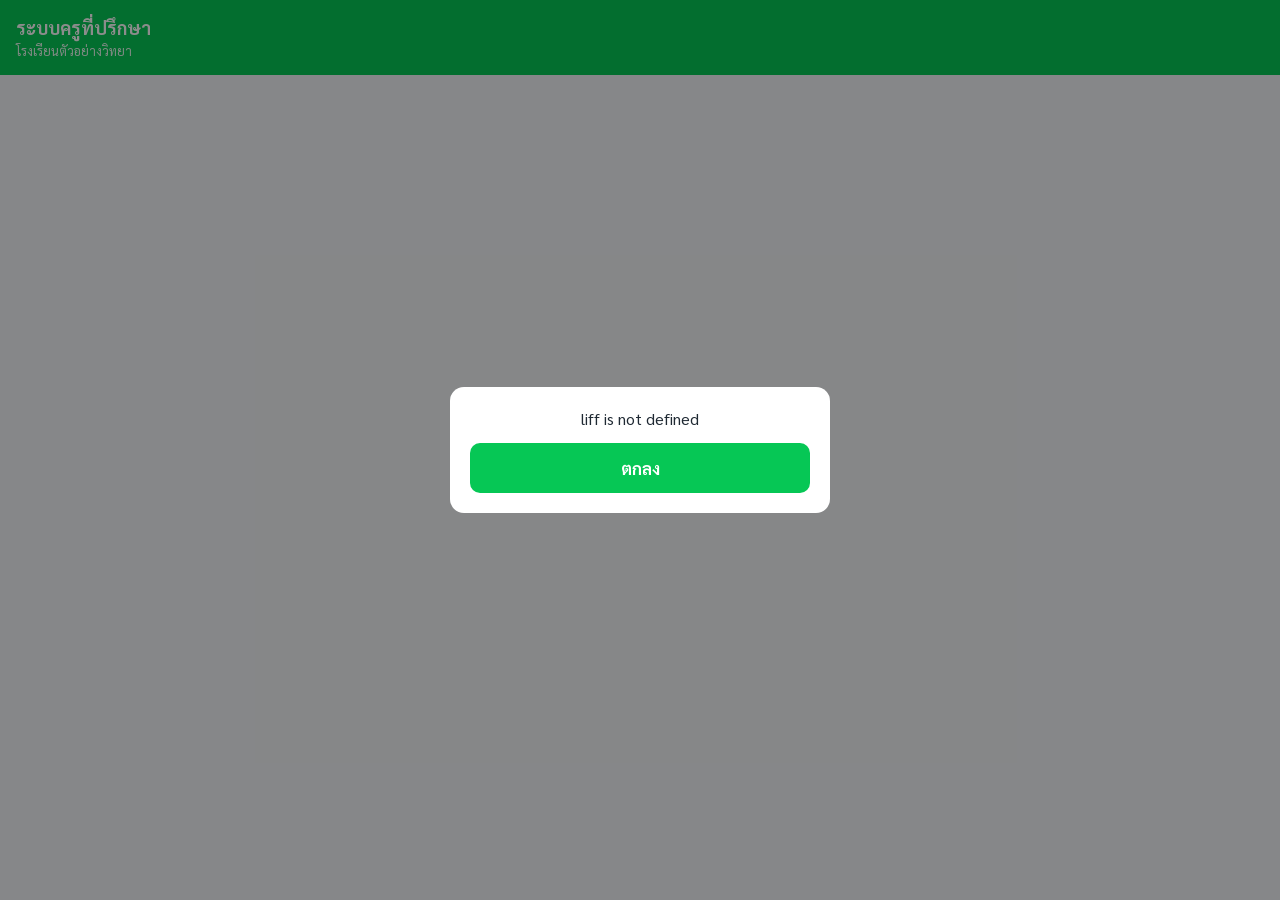
<file: teacher.html>
<!doctype html>
<html lang="th">
<head>
  <meta charset="utf-8">
  <meta name="viewport" content="width=device-width, initial-scale=1, viewport-fit=cover">
  <title>ระบบครูที่ปรึกษา</title>
  <link rel="preconnect" href="https://fonts.googleapis.com">
  <link href="https://fonts.googleapis.com/css2?family=Sarabun:wght@400;700&display=swap" rel="stylesheet">
  <link rel="stylesheet" href="css/style.css">
</head>
<body>
<header>ระบบครูที่ปรึกษา <small id="whoami" data-school></small></header>

<!-- ===== ลงทะเบียนครั้งแรก ===== -->
<main id="secRegister" class="hidden">
  <div class="card">
    <h2>ลงทะเบียนครั้งแรก</h2>
    <label for="tId">รหัสครู 5 หลัก</label>
    <input id="tId" inputmode="numeric" maxlength="5">
    <button id="btnTReg">ยืนยัน</button>
  </div>
</main>

<div id="app" class="hidden">
  <nav class="tabs">
    <button data-tab="today" class="active">วันนี้</button>
    <button data-tab="manual">เช็คแทน</button>
    <button data-tab="history">ตารางสะสม</button>
    <button data-tab="homeroom">โฮมรูม</button>
  </nav>
  <main>
    <a class="btn" id="careLink" style="text-align:center;text-decoration:none;margin:0 0 16px;background:#1e3a5f">ระบบดูแลช่วยเหลือนักเรียน (เยี่ยมบ้าน · SDQ · ปพ.8) ›</a>
    <div class="card" id="roomPicker">
      <label for="room" style="margin-top:0">ห้อง</label>
      <select id="room"></select>
    </div>

    <!-- 2.1 + 2.3 -->
    <section id="tab-today">
      <div class="card">
        <h2 id="todayTitle">สรุปวันนี้</h2>
        <div class="table-wrap"><table>
          <thead><tr><th></th><th>ทั้งหมด</th><th>มา</th><th>สาย</th><th>ขาด/ยังไม่มา</th></tr></thead>
          <tbody id="sumBody"></tbody>
        </table></div>
        <button id="btnRefresh" class="secondary">รีเฟรช</button>
      </div>
      <div class="card">
        <h2>รายชื่อ (เรียงตามเลขที่)</h2>
        <div class="table-wrap"><table>
          <thead><tr><th>เลขที่</th><th>ชื่อ-สกุล</th><th>สถานะ</th><th>เวลา</th></tr></thead>
          <tbody id="listBody"></tbody>
        </table></div>
      </div>
    </section>

    <!-- 2.2 -->
    <section id="tab-manual" class="hidden">
      <div class="card">
        <h2>เช็คชื่อแทนนักเรียน (ไม่ต้องเซลฟี่)</h2>
        <p class="muted">แสดงเฉพาะนักเรียนที่ยังไม่ได้ลงเวลาวันนี้ ระบบจะใช้พิกัด GPS ของครู</p>
        <label class="check-item" style="color:var(--text)"><input type="checkbox" id="chkAll"> <b>เลือกทั้งหมด</b></label>
        <div id="manualList"></div>
        <label for="mNote">เหตุผล / หมายเหตุ</label>
        <select id="mNote">
          <option>ครูที่ปรึกษา checkIn แทน</option>
          <option>เข้าร่วมกิจกรรมนอกสถานที่</option>
          <option value="__other">อื่นๆ (พิมพ์เอง)</option>
        </select>
        <input id="mNoteOther" class="hidden" maxlength="200" placeholder="เช่น เข้าค่ายลูกเสือ, ไปทัศนศึกษา, ไปฝึกงาน ณ โครงการช่างหัวมัน" style="margin-top:8px">
        <label>สถานะ</label>
        <div class="row">
          <label class="check-item" style="color:var(--text)"><input type="radio" name="mStatus" value="ปกติ" checked> ปกติ</label>
          <label class="check-item" style="color:var(--text)"><input type="radio" name="mStatus" value="สาย"> สาย</label>
        </div>
        <button id="btnManual">บันทึกการมาเรียน</button>
      </div>
    </section>

    <!-- 2.4 -->
    <section id="tab-history" class="hidden">
      <div class="card">
        <h2>ตารางการมาเรียนสะสม</h2>
        <p class="muted">/ = มา, ส = สาย, ข = ขาด (นับเฉพาะวันเรียน ตั้งแต่เปิดภาคเรียนถึงวันนี้)</p>
        <div class="table-wrap"><table class="history" id="histTable"></table></div>
      </div>
    </section>

    <!-- 2.5 -->
    <section id="tab-homeroom" class="hidden">
      <div class="card">
        <h2>บันทึกกิจกรรมโฮมรูม</h2>
        <label for="hDate">วันที่</label>
        <input id="hDate" type="date">
        <label for="hText">บันทึกการปฏิบัติ (ไม่เกิน 500 ตัวอักษร)</label>
        <textarea id="hText" maxlength="500"></textarea>
        <p class="muted" id="hCount">0/500</p>
        <button id="btnHSave">บันทึก</button>
      </div>
      <div class="card">
        <h2>บันทึกที่ผ่านมา</h2>
        <div id="hList" class="muted">-</div>
      </div>
    </section>
  </main>
</div>

<script src="https://static.line-scdn.net/liff/edge/2/sdk.js"></script>
<script src="js/config.js"></script>
<script src="js/common.js"></script>
<script>
const $ = (id) => document.getElementById(id);
let me = null, todayRows = [], homeroomLogs = [], currentTab = "today";

(async () => {
  try {
    await App.init(CONFIG.LIFF_TEACHER);
    await start();
  } catch (e) { App.alert(e.message); }
})();

async function start() {
  App.loading("กำลังโหลด...");
  me = await App.api("me");
  App.close();
  if (!me.registered) { $("secRegister").classList.remove("hidden"); return; }
  $("secRegister").classList.add("hidden");
  $("app").classList.remove("hidden");
  $("whoami").textContent = `${me.name} (${me.role === "teacher" ? "ครูที่ปรึกษา" : me.role})`;
  $("room").innerHTML = me.classrooms.map((c) => `<option value="${App.esc(c)}">ม.${App.esc(c)}</option>`).join("");
  if (me.myClassroom) $("room").value = me.myClassroom;
  $("roomPicker").classList.toggle("hidden", me.classrooms.length <= 1);
  $("careLink").href = `https://liff.line.me/${CONFIG.LIFF_CARE}`;
  $("hDate").value = App.today();
  $("hDate").max = App.today();
  openTab("today");
}

$("btnTReg").onclick = async () => {
  try {
    App.loading();
    const r = await App.api("teacher.register", { teacherId: $("tId").value.trim() });
    await App.alert(r.message, "สำเร็จ");
    start();
  } catch (e) { App.alert(e.message); }
};

// ---------- แท็บ ----------
document.querySelectorAll(".tabs button").forEach((b) => (b.onclick = () => openTab(b.dataset.tab)));
$("room").onchange = () => openTab(currentTab);

async function openTab(tab) {
  currentTab = tab;
  document.querySelectorAll(".tabs button").forEach((b) => b.classList.toggle("active", b.dataset.tab === tab));
  ["today", "manual", "history", "homeroom"].forEach((t) => $("tab-" + t).classList.toggle("hidden", t !== tab));
  try {
    App.loading("กำลังโหลดข้อมูล...");
    if (tab === "today" || tab === "manual") await loadToday();
    if (tab === "history") await loadHistory();
    if (tab === "homeroom") await loadHomeroom();
    App.close();
  } catch (e) { App.alert(e.message); }
}
const room = () => $("room").value;

// ---------- 2.1 + 2.3 ----------
async function loadToday() {
  const r = await App.api("class.today", { classroom: room() });
  todayRows = r.rows;
  $("todayTitle").textContent = `สรุปวันที่ ${App.thaiDate(r.date)} ห้อง ม.${room()}`;
  const s = r.summary, line = (n, x) => `<tr><th>${n}</th><td>${x.total}</td><td>${x.present}</td><td>${x.late}</td><td>${x.absent}</td></tr>`;
  const all = { total: s.male.total + s.female.total, present: s.male.present + s.female.present, late: s.male.late + s.female.late, absent: s.male.absent + s.female.absent };
  $("sumBody").innerHTML = line("ชาย", s.male) + line("หญิง", s.female) + line("รวม", all);
  $("listBody").innerHTML = r.rows.map((x) => {
    const cls = x.status === "ปกติ" ? "ok" : x.status === "สาย" ? "late" : "absent";
    const extra = x.method === "teacher" ? `<br><small class="muted">${App.esc(x.note)}</small>` : "";
    const out = x.out ? `<br><small class="muted">กลับ ${x.out}${x.early ? " (ก่อนเวลา)" : ""}</small>` : "";
    return `<tr><td>${x.number}</td><td>${App.esc(x.name)}${extra}</td><td><span class="badge ${cls}">${x.status}</span></td><td>${x.time ?? "-"}${out}</td></tr>`;
  }).join("");
  // รายชื่อสำหรับเช็คแทน
  const notYet = r.rows.filter((x) => x.status === "ยังไม่มา");
  $("manualList").innerHTML = notYet.length
    ? notYet.map((x) => `<label class="check-item" style="color:var(--text)"><input type="checkbox" class="mChk" value="${x.studentId}"> ${x.number}. ${App.esc(x.name)}</label>`).join("")
    : `<p class="muted">นักเรียนทุกคนลงเวลาแล้ว</p>`;
  $("chkAll").checked = false;
}
$("btnRefresh").onclick = () => openTab("today");

// ---------- 2.2 เช็คชื่อแทน ----------
$("chkAll").onchange = (e) => document.querySelectorAll(".mChk").forEach((c) => (c.checked = e.target.checked));
$("mNote").onchange = () => $("mNoteOther").classList.toggle("hidden", $("mNote").value !== "__other");

$("btnManual").onclick = async () => {
  const ids = [...document.querySelectorAll(".mChk:checked")].map((c) => c.value);
  if (!ids.length) return App.alert("กรุณาเลือกนักเรียนอย่างน้อย 1 คน");
  const note = $("mNote").value === "__other" ? $("mNoteOther").value.trim() : $("mNote").value;
  if (!note) return App.alert("กรุณาพิมพ์เหตุผล");
  const status = document.querySelector("input[name=mStatus]:checked").value;
  if (!(await App.confirm(`ยืนยันเช็คชื่อ ${ids.length} คน\nสถานะ: ${status}\nหมายเหตุ: ${note}`))) return;
  try {
    App.loading("กำลังอ่านพิกัดของครู...");
    let loc = {};
    try { loc = await App.getLocation(); } catch { /* ถ้าอ่านพิกัดไม่ได้ ยังบันทึกได้ แต่ไม่มีพิกัด */ }
    App.loading("กำลังบันทึก...");
    const r = await App.api("class.manualCheckin", { classroom: room(), studentIds: ids, status, note, lat: loc.lat, lng: loc.lng });
    await App.alert(`บันทึกแล้ว ${r.saved} คน` + (r.skipped ? ` (ข้าม ${r.skipped} คนที่ลงเวลาไปแล้ว)` : ""), "สำเร็จ");
    openTab("manual");
  } catch (e) { App.alert(e.message); }
};

// ---------- 2.4 ตารางสะสม ----------
async function loadHistory() {
  const r = await App.api("class.history", { classroom: room() });
  const dd = (d) => `${Number(d.slice(8))}/${Number(d.slice(5, 7))}`;
  const head = `<tr><th class="sticky">เลขที่ ชื่อ</th><th>ขาด</th><th>สาย</th>${r.days.map((d) => `<th>${dd(d)}</th>`).join("")}</tr>`;
  const body = r.students.map((s) =>
    `<tr><td class="sticky">${s.number}. ${App.esc(s.name)}</td><td>${s.absent}</td><td>${s.late}</td>${s.marks.map((m) => `<td class="mark-${m}">${m}</td>`).join("")}</tr>`).join("");
  $("histTable").innerHTML = r.days.length ? `<thead>${head}</thead><tbody>${body}</tbody>` : `<tr><td>ยังไม่มีวันเรียนในภาคเรียนนี้</td></tr>`;
}

// ---------- 2.5 โฮมรูม ----------
async function loadHomeroom() {
  const r = await App.api("homeroom.list", { classroom: room() });
  homeroomLogs = r.logs;
  $("hList").innerHTML = r.logs.length
    ? r.logs.map((l) => `<p><b>${App.thaiDate(l.log_date)}</b><br>${App.esc(l.content)}</p>`).join("")
    : "ยังไม่มีบันทึก";
  fillHomeroom();
}
function fillHomeroom() {
  const old = homeroomLogs.find((l) => l.log_date === $("hDate").value);
  $("hText").value = old ? old.content : "";
  $("hCount").textContent = `${$("hText").value.length}/500`;
}
$("hDate").onchange = fillHomeroom;
$("hText").oninput = () => ($("hCount").textContent = `${$("hText").value.length}/500`);
$("btnHSave").onclick = async () => {
  try {
    App.loading("กำลังบันทึก...");
    await App.api("homeroom.save", { classroom: room(), date: $("hDate").value, content: $("hText").value });
    await App.alert("บันทึกกิจกรรมโฮมรูมแล้ว", "สำเร็จ");
    openTab("homeroom");
  } catch (e) { App.alert(e.message); }
};
</script>
</body>
</html>
</file>
<file: css/style.css>
/* สไตล์ร่วมของทุกหน้า ออกแบบสำหรับจอมือถือ */
:root {
  --green: #06c755;      /* สีเขียว LINE */
  --green-dark: #04a344;
  --red: #e5484d;
  --orange: #f59e0b;
  --bg: #f4f6f8;
  --card: #ffffff;
  --text: #1f2933;
  --muted: #6b7785;
  --line: #e3e7eb;
}
* { box-sizing: border-box; }
body {
  margin: 0; font-family: "Sarabun", "Noto Sans Thai", system-ui, sans-serif;
  background: var(--bg); color: var(--text); font-size: 16px; line-height: 1.5;
}
header { background: var(--green); color: #fff; padding: 14px 16px; font-weight: 700; font-size: 18px; }
header small { display: block; font-weight: 400; font-size: 13px; opacity: .9; }
main { padding: 16px; max-width: 640px; margin: 0 auto; }
.card { background: var(--card); border-radius: 12px; padding: 16px; margin-bottom: 16px; box-shadow: 0 1px 3px rgba(0,0,0,.06); }
h2 { font-size: 18px; margin: 0 0 12px; }
label { display: block; font-size: 14px; color: var(--muted); margin: 12px 0 4px; }
input, select, textarea {
  width: 100%; padding: 12px; border: 1px solid var(--line); border-radius: 8px;
  font-size: 16px; font-family: inherit; background: #fff;
}
textarea { min-height: 140px; resize: vertical; }
button, .btn {
  display: block; width: 100%; padding: 14px; margin-top: 12px; border: 0; border-radius: 10px;
  background: var(--green); color: #fff; font-size: 17px; font-weight: 700; font-family: inherit;
}
button:active { background: var(--green-dark); }
button.secondary { background: #fff; color: var(--text); border: 1px solid var(--line); }
button.danger { background: var(--red); }
button:disabled { opacity: .5; }
.hidden { display: none !important; }
.muted { color: var(--muted); font-size: 14px; }
.center { text-align: center; }
.row { display: flex; gap: 8px; }
.row > * { flex: 1; }

/* กล้อง */
.camera { position: relative; width: 100%; aspect-ratio: 3/4; background: #000; border-radius: 12px; overflow: hidden; }
.camera video { width: 100%; height: 100%; object-fit: cover; transform: scaleX(-1); }
.camera .oval {
  position: absolute; left: 50%; top: 45%; width: 62%; height: 62%; transform: translate(-50%, -50%);
  border: 3px dashed rgba(255,255,255,.85); border-radius: 50%;
}
.camera .hint {
  position: absolute; left: 0; right: 0; bottom: 0; padding: 12px; text-align: center;
  color: #fff; font-weight: 700; background: linear-gradient(transparent, rgba(0,0,0,.7));
}
.steps { display: flex; gap: 6px; justify-content: center; margin: 12px 0; }
.steps span { width: 12px; height: 12px; border-radius: 50%; background: var(--line); }
.steps span.done { background: var(--green); }

/* สถานะ */
.badge { display: inline-block; padding: 2px 10px; border-radius: 999px; font-size: 13px; font-weight: 700; }
.ok   { background: #dcfce7; color: #166534; }
.late { background: #fef3c7; color: #92400e; }
.absent { background: #fee2e2; color: #991b1b; }
.big-status { font-size: 22px; font-weight: 700; text-align: center; padding: 8px 0; }

/* ตาราง */
.table-wrap { overflow-x: auto; -webkit-overflow-scrolling: touch; }
table { border-collapse: collapse; width: 100%; font-size: 14px; }
th, td { border-bottom: 1px solid var(--line); padding: 8px 6px; text-align: left; white-space: nowrap; }
th { background: #f9fafb; font-weight: 700; }
.history td, .history th { text-align: center; padding: 6px 4px; border: 1px solid var(--line); }
.history .sticky { position: sticky; left: 0; background: #fff; text-align: left; z-index: 1; }
.mark-ข { background: #fee2e2; color: #991b1b; font-weight: 700; }
.mark-ส { background: #fef3c7; }

/* แท็บ */
.tabs { display: flex; position: sticky; top: 0; background: #fff; border-bottom: 1px solid var(--line); z-index: 5; }
.tabs button { margin: 0; border-radius: 0; background: #fff; color: var(--muted); font-size: 15px; padding: 12px 4px; border-bottom: 3px solid transparent; }
.tabs button.active { color: var(--green-dark); border-bottom-color: var(--green); }

/* ช่องติ๊กเลือกนักเรียน */
.check-item { display: flex; align-items: center; gap: 10px; padding: 10px 0; border-bottom: 1px solid var(--line); }
.check-item input { width: 22px; height: 22px; }

/* กล่องข้อความและโหลด */
#overlay { position: fixed; inset: 0; background: rgba(0,0,0,.45); display: flex; align-items: center; justify-content: center; z-index: 50; padding: 24px; }
#overlay .box { background: #fff; border-radius: 14px; padding: 20px; width: 100%; max-width: 380px; text-align: center; }
#overlay .box p { white-space: pre-line; margin: 0 0 8px; }
.spinner { width: 42px; height: 42px; border: 4px solid var(--line); border-top-color: var(--green); border-radius: 50%; margin: 0 auto 12px; animation: spin 1s linear infinite; }
@keyframes spin { to { transform: rotate(360deg); } }
.preview-img { width: 100%; border-radius: 10px; margin-top: 8px; }
</file>
<file: css/forms.css>
/* ===== แบบฟอร์มนักเรียน (ปพ.8 / SDQ / EQ) โทนเอกสารราชการ: กรมท่า + ทอง ===== */
:root {
  --navy: #1e3a5f;
  --navy-2: #2c5282;
  --gold: #b8892b;
  --paper: #ffffff;
  --page: #eef1f5;
  --ink: #1a202c;
  --soft: #5a6676;
  --rule: #d9dee5;
  --pick: #e8f0fb;
}
body.forms { background: var(--page); color: var(--ink); }

/* ---------- หัวเอกสาร ---------- */
.doc-head {
  background: linear-gradient(135deg, var(--navy), var(--navy-2)); color: #fff;
  padding: 18px 16px 22px; text-align: center; border-bottom: 4px solid var(--gold);
}
.doc-head .crest {
  width: 54px; height: 54px; margin: 0 auto 8px; border-radius: 50%;
  border: 2px solid var(--gold); display: flex; align-items: center; justify-content: center;
  font-weight: 700; font-size: 13px; background: rgba(255,255,255,.08); letter-spacing: .5px;
}
.doc-head h1 { font-size: 19px; margin: 0; line-height: 1.35; }
.doc-head .school { font-size: 14px; opacity: .9; margin-top: 2px; }
.doc-head .form-code {
  display: inline-block; margin-top: 8px; padding: 2px 12px; border-radius: 999px;
  background: var(--gold); color: #fff; font-size: 12px; font-weight: 700;
}
.forms main { padding: 16px; max-width: 680px; margin: 0 auto; }

/* ---------- เมนูแบบฟอร์ม ---------- */
.who { background: var(--paper); border-radius: 12px; padding: 14px 16px; margin-bottom: 14px; border-left: 4px solid var(--gold); }
.who b { font-size: 17px; }
.form-card {
  display: flex; gap: 14px; align-items: center; background: var(--paper); border-radius: 14px;
  padding: 16px; margin-bottom: 12px; border: 1px solid var(--rule); width: 100%; text-align: left;
  color: var(--ink); font-weight: 400; font-size: 16px;
}
.form-card .ico {
  flex: 0 0 48px; height: 48px; border-radius: 12px; background: var(--navy); color: #fff;
  display: flex; align-items: center; justify-content: center; font-weight: 700; font-size: 14px;
}
.form-card .t { flex: 1; }
.form-card .t b { display: block; font-size: 16px; }
.form-card .t small { color: var(--soft); }
.form-card.closed { opacity: .55; }
.st { font-size: 12px; font-weight: 700; padding: 3px 10px; border-radius: 999px; white-space: nowrap; }
.st.done { background: #dcfce7; color: #166534; }
.st.open { background: #fef3c7; color: #92400e; }
.st.closed { background: #e5e7eb; color: #4b5563; }

/* ---------- ความคืบหน้าและหัวขั้นตอน ---------- */
.progress { height: 6px; background: var(--rule); border-radius: 99px; overflow: hidden; margin-bottom: 14px; }
.progress .bar { height: 100%; background: linear-gradient(90deg, var(--gold), #d4a63c); transition: width .3s; }
.step-head { margin-bottom: 12px; }
.step-no { font-size: 13px; color: var(--gold); font-weight: 700; letter-spacing: .3px; }
.step-head h2 { font-size: 20px; margin: 2px 0 0; color: var(--navy); }
.step-desc { color: var(--soft); font-size: 14px; margin: 4px 0 0; }

/* ---------- กระดาษ ---------- */
.paper {
  background: var(--paper); border-radius: 14px; padding: 18px 16px; margin-bottom: 96px;
  box-shadow: 0 1px 2px rgba(16,24,40,.06), 0 1px 3px rgba(16,24,40,.1); border-top: 3px solid var(--navy);
}
.f-grid { display: flex; flex-wrap: wrap; gap: 0 12px; }
.f-item { flex: 1 1 100%; margin-bottom: 16px; }
.f-item.half { flex: 1 1 calc(50% - 6px); min-width: 140px; }
.f-item.error input, .f-item.error textarea, .f-item.error .chips, .f-item.error.likert { outline: 2px solid var(--red); border-radius: 8px; }
.f-label { display: block; font-size: 15px; font-weight: 700; color: var(--ink); margin: 0 0 6px; }
.req { color: var(--red); margin-left: 3px; }
.f-hint { font-size: 13px; color: var(--soft); margin-top: 4px; }
.f-info { flex: 1 1 100%; }
h3.sub { font-size: 15px; color: var(--navy); margin: 6px 0 10px; padding-bottom: 6px; border-bottom: 1px dashed var(--rule); }
.forms input, .forms textarea { border-color: #c9d1db; background: #fbfcfd; }
.forms input:focus, .forms textarea:focus { outline: 2px solid var(--navy-2); background: #fff; }
.with-unit { display: flex; align-items: center; gap: 8px; }
.with-unit span { color: var(--soft); font-size: 14px; flex: 0 0 auto; }

/* ตัวเลือก */
.chips { display: flex; flex-wrap: wrap; gap: 8px; }
.chips.cols-2 .chip { flex: 1 1 calc(50% - 4px); }
.chip {
  display: flex; align-items: center; gap: 8px; margin: 0; padding: 10px 12px; border: 1.5px solid #c9d1db;
  border-radius: 10px; background: #fff; color: var(--ink); font-size: 15px; cursor: pointer;
}
.chip input { width: 18px; height: 18px; margin: 0; accent-color: var(--navy); flex: 0 0 auto; }
.chip.on { border-color: var(--navy); background: var(--pick); font-weight: 700; }
.other-input { margin-top: 4px; }

/* ข้อคำถามแบบประเมิน */
.likert { border: 1px solid var(--rule); border-radius: 12px; padding: 12px; background: #fff; }
.likert.answered { border-color: #b6c7de; background: #fafcff; }
.lk-q { display: flex; gap: 10px; font-size: 16px; margin-bottom: 10px; line-height: 1.5; }
.q-num {
  flex: 0 0 auto; min-width: 28px; height: 28px; padding: 0 6px; border-radius: 8px; background: var(--navy); color: #fff;
  font-size: 13px; font-weight: 700; display: inline-flex; align-items: center; justify-content: center; margin-right: 6px;
}
.lk-opts { display: grid; gap: 6px; }
.lk-opts.n3 { grid-template-columns: repeat(3, 1fr); }
.lk-opts.n4 { grid-template-columns: repeat(2, 1fr); }
@media (min-width: 520px) { .lk-opts.n4 { grid-template-columns: repeat(4, 1fr); } }
.lk {
  margin: 0; text-align: center; padding: 10px 4px; border: 1.5px solid #c9d1db; border-radius: 10px;
  font-size: 14px; color: var(--ink); cursor: pointer; background: #fff; line-height: 1.3;
}
.lk input { position: absolute; opacity: 0; pointer-events: none; }
.lk.on { background: var(--navy); border-color: var(--navy); color: #fff; font-weight: 700; }

/* บัตรข้อมูลนักเรียน */
.id-card {
  display: grid; grid-template-columns: 1fr 1fr; gap: 10px 12px; padding: 14px; border-radius: 12px;
  background: linear-gradient(135deg, #f6f8fb, #edf2f8); border: 1px solid #d5deea; margin-bottom: 8px;
}
.id-card div { display: flex; flex-direction: column; }
.id-card .wide { grid-column: 1 / -1; }
.id-card span { font-size: 12px; color: var(--soft); }
.id-card b { font-size: 15px; }
.bmi { background: #f0f7ff; border-radius: 10px; padding: 10px 12px; font-size: 15px; }

/* ตรวจทาน */
.review { display: flex; flex-direction: column; gap: 8px; margin-bottom: 16px; }
.review-row {
  display: flex; justify-content: space-between; margin: 0; padding: 12px 14px; background: #f7f9fc;
  color: var(--ink); border: 1px solid var(--rule); border-radius: 10px; font-weight: 400; font-size: 15px; text-align: left;
}
.review-row .cnt { color: var(--navy-2); font-weight: 700; white-space: nowrap; }
.certify { display: flex; gap: 10px; align-items: flex-start; font-size: 15px; color: var(--ink); padding: 12px; background: #fffbea; border: 1px solid #f1d98a; border-radius: 10px; }
.certify input { width: 22px; height: 22px; flex: 0 0 auto; accent-color: var(--navy); }
.sign { text-align: right; margin: 18px 0 8px; font-size: 15px; line-height: 1.8; }
.privacy { font-size: 13px; color: var(--soft); background: #f3f4f6; padding: 8px 10px; border-radius: 8px; }

.intro p { margin: 0 0 12px; }
.scale-demo { display: grid; grid-template-columns: repeat(3, 1fr); gap: 6px; margin: 12px 0; }
.scale-demo.four { grid-template-columns: repeat(4, 1fr); }
.scale-demo span { text-align: center; padding: 8px 2px; border-radius: 8px; background: var(--pick); font-size: 13px; color: var(--navy); font-weight: 700; }

/* ปุ่มล่าง */
.nav-bar {
  position: fixed; left: 0; right: 0; bottom: 0; display: flex; gap: 10px; padding: 12px 16px calc(12px + env(safe-area-inset-bottom));
  background: rgba(255,255,255,.96); border-top: 1px solid var(--rule); backdrop-filter: blur(6px); z-index: 10;
}
.nav-bar button { margin: 0; }
.nav-bar #feNext { background: var(--navy); flex: 2; }
.nav-bar #feBack { flex: 1; }

/* ผลคะแนน */
table.result { font-size: 14px; }
table.result td.num { text-align: center; font-weight: 700; }
table.result tr.sum td { background: #f1f5fb; font-weight: 700; }
.done-box { text-align: center; padding: 8px 0; }
.done-box .tick {
  width: 64px; height: 64px; margin: 0 auto 10px; border-radius: 50%; background: #dcfce7; color: #166534;
  display: flex; align-items: center; justify-content: center; font-size: 34px; font-weight: 700;
}
.forms button.primary { background: var(--navy); }
</file>
